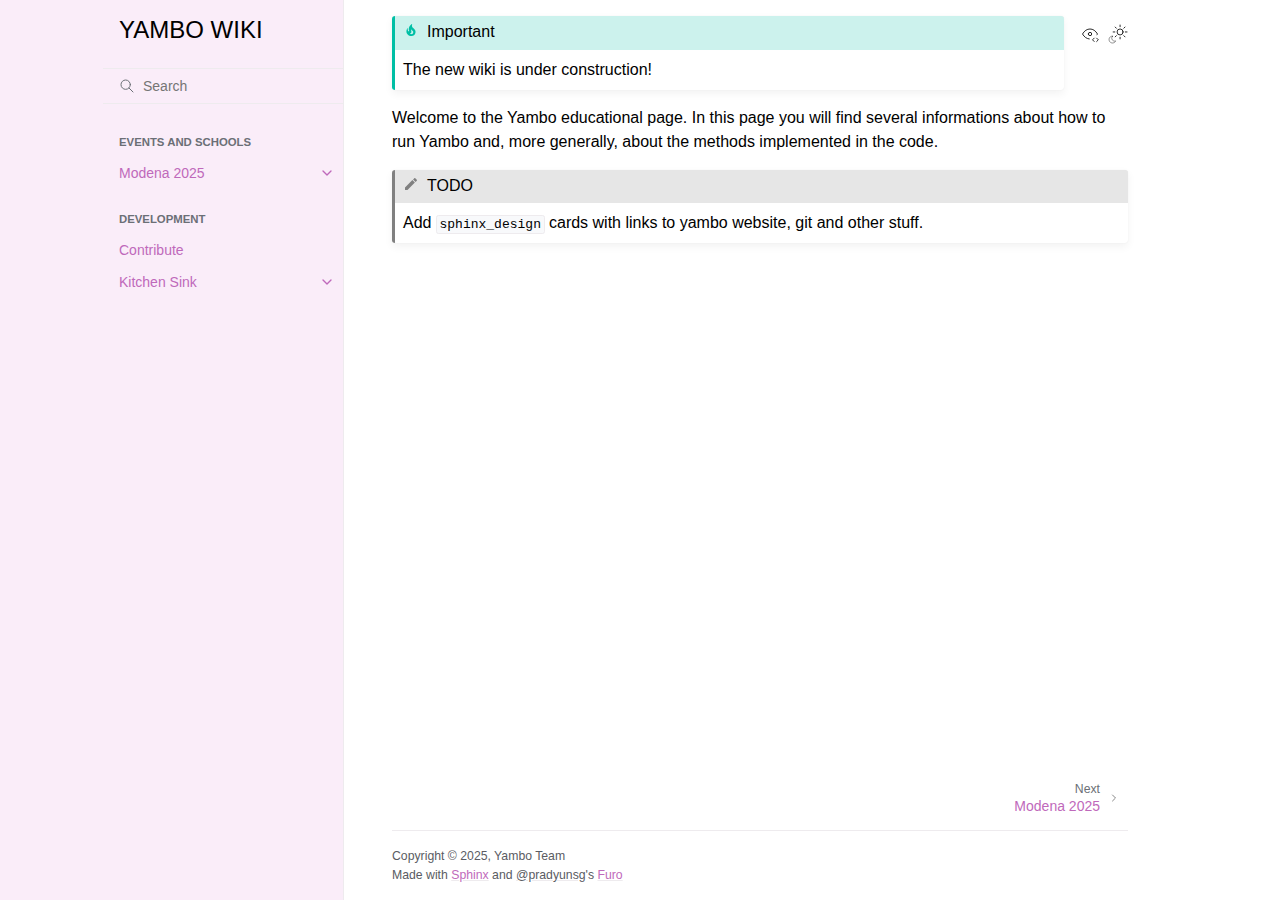
<file: index.html>
<!doctype html>
<html class="no-js" lang="en" data-content_root="./">
  <head><meta charset="utf-8">
    <meta name="viewport" content="width=device-width,initial-scale=1">
    <meta name="color-scheme" content="light dark"><meta name="viewport" content="width=device-width, initial-scale=1" />
<link rel="index" title="Index" href="genindex.html"><link rel="search" title="Search" href="search.html"><link rel="next" title="Modena 2025" href="events_and_schools/Modena2025/index_schools_modena2025.html">

    <!-- Generated with Sphinx 8.2.3 and Furo 2025.09.25 -->
        <title>YAMBO WIKI</title>
      <link rel="stylesheet" type="text/css" href="_static/pygments.css?v=d111a655" />
    <link rel="stylesheet" type="text/css" href="_static/styles/furo.css?v=580074bf" />
    <link rel="stylesheet" type="text/css" href="_static/togglebutton.css?v=13237357" />
    <link rel="stylesheet" type="text/css" href="_static/sphinx-design.min.css?v=95c83b7e" />
    <link rel="stylesheet" type="text/css" href="_static/styles/furo-extensions.css?v=8dab3a3b" />
    <link rel="stylesheet" type="text/css" href="_static/custom.css?v=26ca8203" />
    
    


<style>
  body {
    --color-code-background: #f2f2f2;
  --color-code-foreground: #1e1e1e;
  --admonition-font-size: 1.0rem;
  --admonition-title-font-size: 1.0rem;
  --color-brand-primary: #BF69BB;
  --color-brand-content: #BF69BB;
  --color-background-secondary: #faedf9;
  --color-card-marginals-background: #faedf9;
  --color-inline-code-background: #f8f9fb;
  --color-highlight-on-target: #f7b5b8;
  --color-highlighted-background: #f7b5b8;
  
  }
  @media not print {
    body[data-theme="dark"] {
      --color-code-background: #202020;
  --color-code-foreground: #d0d0d0;
  --admonition-font-size: 1.0rem;
  --admonition-title-font-size: 1.0rem;
  --color-brand-primary: #BF69BB;
  --color-brand-content: #BF69BB;
  --color-background-secondary: #2e122d;
  --color-card-marginals-background: #2e122d;
  --color-inline-code-background: #1f2024;
  --color-highlight-on-target: #a85458;
  --color-highlighted-background: #a85458;
  
    }
    @media (prefers-color-scheme: dark) {
      body:not([data-theme="light"]) {
        --color-code-background: #202020;
  --color-code-foreground: #d0d0d0;
  --admonition-font-size: 1.0rem;
  --admonition-title-font-size: 1.0rem;
  --color-brand-primary: #BF69BB;
  --color-brand-content: #BF69BB;
  --color-background-secondary: #2e122d;
  --color-card-marginals-background: #2e122d;
  --color-inline-code-background: #1f2024;
  --color-highlight-on-target: #a85458;
  --color-highlighted-background: #a85458;
  
      }
    }
  }
</style></head>
  <body>
    
    <script>
      document.body.dataset.theme = localStorage.getItem("theme") || "auto";
    </script>
    

<svg xmlns="http://www.w3.org/2000/svg" style="display: none;">
  <symbol id="svg-toc" viewBox="0 0 24 24">
    <title>Contents</title>
    <svg stroke="currentColor" fill="currentColor" stroke-width="0" viewBox="0 0 1024 1024">
      <path d="M408 442h480c4.4 0 8-3.6 8-8v-56c0-4.4-3.6-8-8-8H408c-4.4 0-8 3.6-8 8v56c0 4.4 3.6 8 8 8zm-8 204c0 4.4 3.6 8 8 8h480c4.4 0 8-3.6 8-8v-56c0-4.4-3.6-8-8-8H408c-4.4 0-8 3.6-8 8v56zm504-486H120c-4.4 0-8 3.6-8 8v56c0 4.4 3.6 8 8 8h784c4.4 0 8-3.6 8-8v-56c0-4.4-3.6-8-8-8zm0 632H120c-4.4 0-8 3.6-8 8v56c0 4.4 3.6 8 8 8h784c4.4 0 8-3.6 8-8v-56c0-4.4-3.6-8-8-8zM115.4 518.9L271.7 642c5.8 4.6 14.4.5 14.4-6.9V388.9c0-7.4-8.5-11.5-14.4-6.9L115.4 505.1a8.74 8.74 0 0 0 0 13.8z"/>
    </svg>
  </symbol>
  <symbol id="svg-menu" viewBox="0 0 24 24">
    <title>Menu</title>
    <svg xmlns="http://www.w3.org/2000/svg" viewBox="0 0 24 24" fill="none" stroke="currentColor"
      stroke-width="2" stroke-linecap="round" stroke-linejoin="round" class="feather-menu">
      <line x1="3" y1="12" x2="21" y2="12"></line>
      <line x1="3" y1="6" x2="21" y2="6"></line>
      <line x1="3" y1="18" x2="21" y2="18"></line>
    </svg>
  </symbol>
  <symbol id="svg-arrow-right" viewBox="0 0 24 24">
    <title>Expand</title>
    <svg xmlns="http://www.w3.org/2000/svg" viewBox="0 0 24 24" fill="none" stroke="currentColor"
      stroke-width="2" stroke-linecap="round" stroke-linejoin="round" class="feather-chevron-right">
      <polyline points="9 18 15 12 9 6"></polyline>
    </svg>
  </symbol>
  <symbol id="svg-sun" viewBox="0 0 24 24">
    <title>Light mode</title>
    <svg xmlns="http://www.w3.org/2000/svg" viewBox="0 0 24 24" fill="none" stroke="currentColor"
      stroke-width="1" stroke-linecap="round" stroke-linejoin="round" class="feather-sun">
      <circle cx="12" cy="12" r="5"></circle>
      <line x1="12" y1="1" x2="12" y2="3"></line>
      <line x1="12" y1="21" x2="12" y2="23"></line>
      <line x1="4.22" y1="4.22" x2="5.64" y2="5.64"></line>
      <line x1="18.36" y1="18.36" x2="19.78" y2="19.78"></line>
      <line x1="1" y1="12" x2="3" y2="12"></line>
      <line x1="21" y1="12" x2="23" y2="12"></line>
      <line x1="4.22" y1="19.78" x2="5.64" y2="18.36"></line>
      <line x1="18.36" y1="5.64" x2="19.78" y2="4.22"></line>
    </svg>
  </symbol>
  <symbol id="svg-moon" viewBox="0 0 24 24">
    <title>Dark mode</title>
    <svg xmlns="http://www.w3.org/2000/svg" viewBox="0 0 24 24" fill="none" stroke="currentColor"
      stroke-width="1" stroke-linecap="round" stroke-linejoin="round" class="icon-tabler-moon">
      <path stroke="none" d="M0 0h24v24H0z" fill="none" />
      <path d="M12 3c.132 0 .263 0 .393 0a7.5 7.5 0 0 0 7.92 12.446a9 9 0 1 1 -8.313 -12.454z" />
    </svg>
  </symbol>
  <symbol id="svg-sun-with-moon" viewBox="0 0 24 24">
    <title>Auto light/dark, in light mode</title>
    <svg xmlns="http://www.w3.org/2000/svg" viewBox="0 0 24 24" fill="none" stroke="currentColor"
      stroke-width="1" stroke-linecap="round" stroke-linejoin="round"
      class="icon-custom-derived-from-feather-sun-and-tabler-moon">
      <path style="opacity: 50%" d="M 5.411 14.504 C 5.471 14.504 5.532 14.504 5.591 14.504 C 3.639 16.319 4.383 19.569 6.931 20.352 C 7.693 20.586 8.512 20.551 9.25 20.252 C 8.023 23.207 4.056 23.725 2.11 21.184 C 0.166 18.642 1.702 14.949 4.874 14.536 C 5.051 14.512 5.231 14.5 5.411 14.5 L 5.411 14.504 Z"/>
      <line x1="14.5" y1="3.25" x2="14.5" y2="1.25"/>
      <line x1="14.5" y1="15.85" x2="14.5" y2="17.85"/>
      <line x1="10.044" y1="5.094" x2="8.63" y2="3.68"/>
      <line x1="19" y1="14.05" x2="20.414" y2="15.464"/>
      <line x1="8.2" y1="9.55" x2="6.2" y2="9.55"/>
      <line x1="20.8" y1="9.55" x2="22.8" y2="9.55"/>
      <line x1="10.044" y1="14.006" x2="8.63" y2="15.42"/>
      <line x1="19" y1="5.05" x2="20.414" y2="3.636"/>
      <circle cx="14.5" cy="9.55" r="3.6"/>
    </svg>
  </symbol>
  <symbol id="svg-moon-with-sun" viewBox="0 0 24 24">
    <title>Auto light/dark, in dark mode</title>
    <svg xmlns="http://www.w3.org/2000/svg" viewBox="0 0 24 24" fill="none" stroke="currentColor"
      stroke-width="1" stroke-linecap="round" stroke-linejoin="round"
      class="icon-custom-derived-from-feather-sun-and-tabler-moon">
      <path d="M 8.282 7.007 C 8.385 7.007 8.494 7.007 8.595 7.007 C 5.18 10.184 6.481 15.869 10.942 17.24 C 12.275 17.648 13.706 17.589 15 17.066 C 12.851 22.236 5.91 23.143 2.505 18.696 C -0.897 14.249 1.791 7.786 7.342 7.063 C 7.652 7.021 7.965 7 8.282 7 L 8.282 7.007 Z"/>
      <line style="opacity: 50%" x1="18" y1="3.705" x2="18" y2="2.5"/>
      <line style="opacity: 50%" x1="18" y1="11.295" x2="18" y2="12.5"/>
      <line style="opacity: 50%" x1="15.316" y1="4.816" x2="14.464" y2="3.964"/>
      <line style="opacity: 50%" x1="20.711" y1="10.212" x2="21.563" y2="11.063"/>
      <line style="opacity: 50%" x1="14.205" y1="7.5" x2="13.001" y2="7.5"/>
      <line style="opacity: 50%" x1="21.795" y1="7.5" x2="23" y2="7.5"/>
      <line style="opacity: 50%" x1="15.316" y1="10.184" x2="14.464" y2="11.036"/>
      <line style="opacity: 50%" x1="20.711" y1="4.789" x2="21.563" y2="3.937"/>
      <circle style="opacity: 50%" cx="18" cy="7.5" r="2.169"/>
    </svg>
  </symbol>
  <symbol id="svg-pencil" viewBox="0 0 24 24">
    <svg xmlns="http://www.w3.org/2000/svg" viewBox="0 0 24 24" fill="none" stroke="currentColor"
      stroke-width="1" stroke-linecap="round" stroke-linejoin="round" class="icon-tabler-pencil-code">
      <path d="M4 20h4l10.5 -10.5a2.828 2.828 0 1 0 -4 -4l-10.5 10.5v4" />
      <path d="M13.5 6.5l4 4" />
      <path d="M20 21l2 -2l-2 -2" />
      <path d="M17 17l-2 2l2 2" />
    </svg>
  </symbol>
  <symbol id="svg-eye" viewBox="0 0 24 24">
    <svg xmlns="http://www.w3.org/2000/svg" viewBox="0 0 24 24" fill="none" stroke="currentColor"
      stroke-width="1" stroke-linecap="round" stroke-linejoin="round" class="icon-tabler-eye-code">
      <path stroke="none" d="M0 0h24v24H0z" fill="none" />
      <path d="M10 12a2 2 0 1 0 4 0a2 2 0 0 0 -4 0" />
      <path
        d="M11.11 17.958c-3.209 -.307 -5.91 -2.293 -8.11 -5.958c2.4 -4 5.4 -6 9 -6c3.6 0 6.6 2 9 6c-.21 .352 -.427 .688 -.647 1.008" />
      <path d="M20 21l2 -2l-2 -2" />
      <path d="M17 17l-2 2l2 2" />
    </svg>
  </symbol>
</svg>

<input type="checkbox" class="sidebar-toggle" name="__navigation" id="__navigation" aria-label="Toggle site navigation sidebar">
<input type="checkbox" class="sidebar-toggle" name="__toc" id="__toc" aria-label="Toggle table of contents sidebar">
<label class="overlay sidebar-overlay" for="__navigation"></label>
<label class="overlay toc-overlay" for="__toc"></label>

<a class="skip-to-content muted-link" href="#furo-main-content">Skip to content</a>



<div class="page">
  <header class="mobile-header">
    <div class="header-left">
      <label class="nav-overlay-icon" for="__navigation">
        <span class="icon"><svg><use href="#svg-menu"></use></svg></span>
      </label>
    </div>
    <div class="header-center">
      <a href="#"><div class="brand">YAMBO WIKI</div></a>
    </div>
    <div class="header-right">
      <div class="theme-toggle-container theme-toggle-header">
        <button class="theme-toggle" aria-label="Toggle Light / Dark / Auto color theme">
          <svg class="theme-icon-when-auto-light"><use href="#svg-sun-with-moon"></use></svg>
          <svg class="theme-icon-when-auto-dark"><use href="#svg-moon-with-sun"></use></svg>
          <svg class="theme-icon-when-dark"><use href="#svg-moon"></use></svg>
          <svg class="theme-icon-when-light"><use href="#svg-sun"></use></svg>
        </button>
      </div>
      <label class="toc-overlay-icon toc-header-icon no-toc" for="__toc">
        <span class="icon"><svg><use href="#svg-toc"></use></svg></span>
      </label>
    </div>
  </header>
  <aside class="sidebar-drawer">
    <div class="sidebar-container">
      
      <div class="sidebar-sticky"><a class="sidebar-brand" href="#">
  
  <span class="sidebar-brand-text">YAMBO WIKI</span>
  
</a><form class="sidebar-search-container" method="get" action="search.html" role="search">
  <input class="sidebar-search" placeholder="Search" name="q" aria-label="Search">
  <input type="hidden" name="check_keywords" value="yes">
  <input type="hidden" name="area" value="default">
</form>
<div id="searchbox"></div><div class="sidebar-scroll"><div class="sidebar-tree">
  <p class="caption" role="heading"><span class="caption-text">Events and schools</span></p>
<ul>
<li class="toctree-l1 has-children"><a class="reference internal" href="events_and_schools/Modena2025/index_schools_modena2025.html">Modena 2025</a><input aria-label="Toggle navigation of Modena 2025" class="toctree-checkbox" id="toctree-checkbox-1" name="toctree-checkbox-1" role="switch" type="checkbox"/><label for="toctree-checkbox-1"><span class="icon"><svg><use href="#svg-arrow-right"></use></svg></span></label><ul>
<li class="toctree-l2"><a class="reference internal" href="events_and_schools/Modena2025/day1_0_p2y.html">Run p2y</a></li>
<li class="toctree-l2"><a class="reference internal" href="events_and_schools/Modena2025/day1_1_setup.html">YAMBO setup</a></li>
<li class="toctree-l2"><a class="reference internal" href="events_and_schools/Modena2025/day2_0_gw.html">GW quasiparticle corrections</a></li>
<li class="toctree-l2"><a class="reference internal" href="events_and_schools/Modena2025/day3_0_bse.html">Excitons with BSE</a></li>
</ul>
</li>
</ul>
<p class="caption" role="heading"><span class="caption-text">Development</span></p>
<ul>
<li class="toctree-l1"><a class="reference internal" href="development/index_contribute.html">Contribute</a></li>
<li class="toctree-l1 has-children"><a class="reference internal" href="development/index_kitchen_sink.html">Kitchen Sink</a><input aria-label="Toggle navigation of Kitchen Sink" class="toctree-checkbox" id="toctree-checkbox-2" name="toctree-checkbox-2" role="switch" type="checkbox"/><label for="toctree-checkbox-2"><span class="icon"><svg><use href="#svg-arrow-right"></use></svg></span></label><ul>
<li class="toctree-l2"><a class="reference internal" href="development/text_elements.html">Text elements</a></li>
<li class="toctree-l2"><a class="reference internal" href="development/admonitions.html">Admonitions</a></li>
<li class="toctree-l2"><a class="reference internal" href="development/codeblocks.html">Showing code</a></li>
<li class="toctree-l2"><a class="reference internal" href="development/math.html">Math</a></li>
<li class="toctree-l2"><a class="reference internal" href="development/sphinx_design.html"><code class="docutils literal notranslate"><span class="pre">sphinx-design</span></code> elements</a></li>
</ul>
</li>
</ul>

</div>
</div>

      </div>
      
    </div>
  </aside>
  <div class="main">
    <div class="content">
      <div class="article-container">
        <a href="#" class="back-to-top muted-link">
          <svg xmlns="http://www.w3.org/2000/svg" viewBox="0 0 24 24">
            <path d="M13 20h-2V8l-5.5 5.5-1.42-1.42L12 4.16l7.92 7.92-1.42 1.42L13 8v12z"></path>
          </svg>
          <span>Back to top</span>
        </a>
        <div class="content-icon-container">
          <div class="view-this-page">
  <a class="muted-link" href="_sources/index.rst.txt" title="View this page">
    <svg><use href="#svg-eye"></use></svg>
    <span class="visually-hidden">View this page</span>
  </a>
</div>
<div class="theme-toggle-container theme-toggle-content">
            <button class="theme-toggle" aria-label="Toggle Light / Dark / Auto color theme">
              <svg class="theme-icon-when-auto-light"><use href="#svg-sun-with-moon"></use></svg>
              <svg class="theme-icon-when-auto-dark"><use href="#svg-moon-with-sun"></use></svg>
              <svg class="theme-icon-when-dark"><use href="#svg-moon"></use></svg>
              <svg class="theme-icon-when-light"><use href="#svg-sun"></use></svg>
            </button>
          </div>
          <label class="toc-overlay-icon toc-content-icon no-toc" for="__toc">
            <span class="icon"><svg><use href="#svg-toc"></use></svg></span>
          </label>
        </div>
        <article role="main" id="furo-main-content">
          <div class="toctree-wrapper compound">
</div>
<div class="toctree-wrapper compound">
</div>
<div class="admonition important">
<p class="admonition-title">Important</p>
<p>The new wiki is under construction!</p>
</div>
<p>Welcome to the Yambo educational page. In this page you will find several informations about how to run Yambo and, more generally, about the methods implemented in the code.</p>
<div class="admonition-todo admonition" id="id1">
<p class="admonition-title">Todo</p>
<p>Add <code class="docutils literal notranslate"><span class="pre">sphinx_design</span></code> cards with links to yambo website, git and other stuff.</p>
</div>

        </article>
      </div>
      <footer>
        
        <div class="related-pages">
          <a class="next-page" href="events_and_schools/Modena2025/index_schools_modena2025.html">
              <div class="page-info">
                <div class="context">
                  <span>Next</span>
                </div>
                <div class="title">Modena 2025</div>
              </div>
              <svg class="furo-related-icon"><use href="#svg-arrow-right"></use></svg>
            </a>
          
        </div>
        <div class="bottom-of-page">
          <div class="left-details">
            <div class="copyright">
                Copyright &#169; 2025, Yambo Team
            </div>
            Made with <a href="https://www.sphinx-doc.org/">Sphinx</a> and <a class="muted-link" href="https://pradyunsg.me">@pradyunsg</a>'s
            
            <a href="https://github.com/pradyunsg/furo">Furo</a>
            
          </div>
          <div class="right-details">
            
          </div>
        </div>
        
      </footer>
    </div>
    <aside class="toc-drawer no-toc">
      
      
      
    </aside>
  </div>
</div><script src="_static/documentation_options.js?v=5929fcd5"></script>
    <script src="_static/doctools.js?v=9bcbadda"></script>
    <script src="_static/sphinx_highlight.js?v=dc90522c"></script>
    <script src="_static/scripts/furo.js?v=46bd48cc"></script>
    <script>let toggleHintShow = ' ';</script>
    <script>let toggleHintHide = ' ';</script>
    <script>let toggleOpenOnPrint = 'true';</script>
    <script src="_static/togglebutton.js?v=4a39c7ea"></script>
    <script src="_static/design-tabs.js?v=f930bc37"></script>
    <script>var togglebuttonSelector = '.toggle, .admonition.dropdown';</script>
    </body>
</html>
</file>
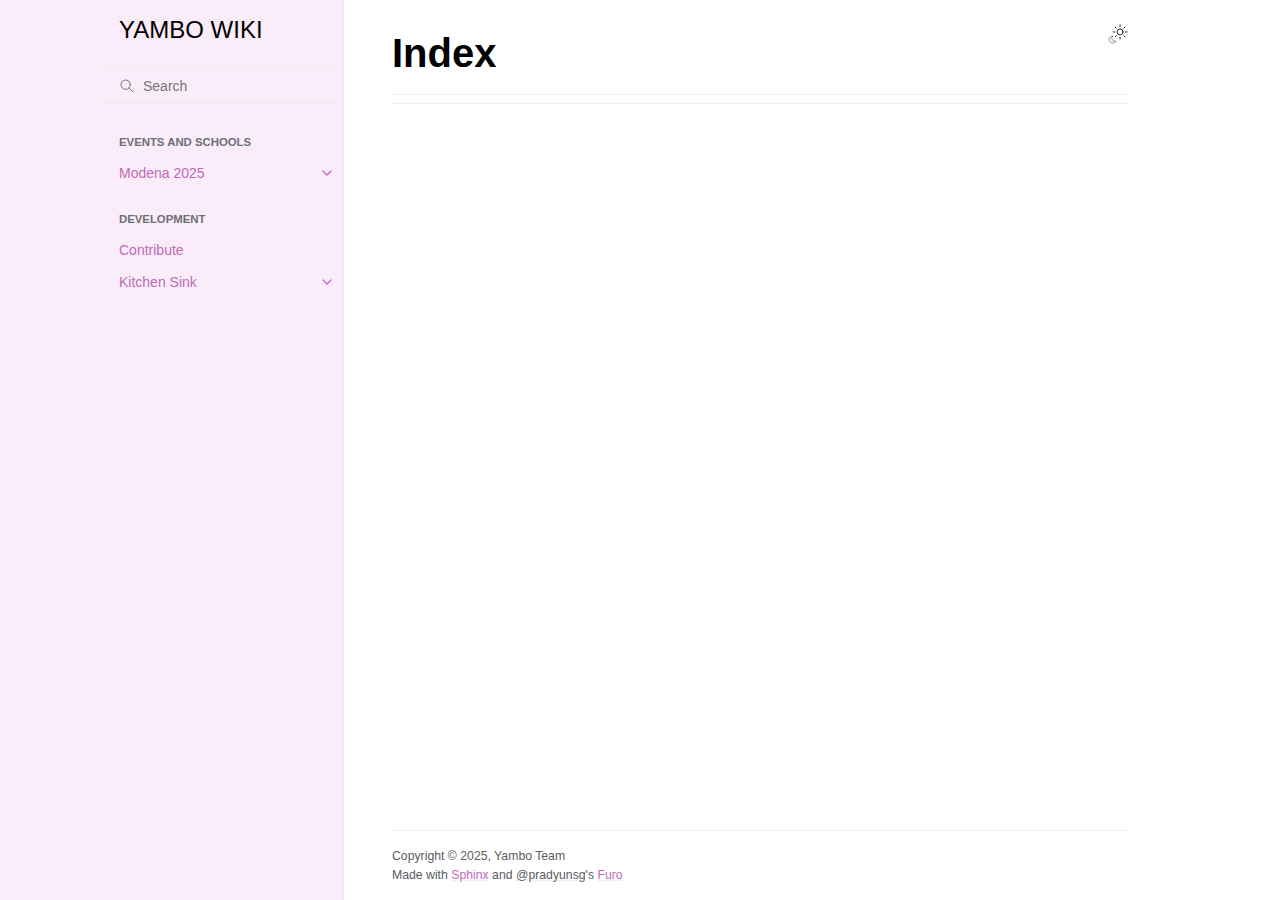
<file: genindex.html>
<!doctype html>
<html class="no-js" lang="en" data-content_root="./">
  <head><meta charset="utf-8">
    <meta name="viewport" content="width=device-width,initial-scale=1">
    <meta name="color-scheme" content="light dark"><link rel="index" title="Index" href="#"><link rel="search" title="Search" href="search.html">

    <!-- Generated with Sphinx 8.2.3 and Furo 2025.09.25 --><title>Index - YAMBO WIKI</title>
<link rel="stylesheet" type="text/css" href="_static/pygments.css?v=d111a655" />
    <link rel="stylesheet" type="text/css" href="_static/styles/furo.css?v=580074bf" />
    <link rel="stylesheet" type="text/css" href="_static/togglebutton.css?v=13237357" />
    <link rel="stylesheet" type="text/css" href="_static/sphinx-design.min.css?v=95c83b7e" />
    <link rel="stylesheet" type="text/css" href="_static/styles/furo-extensions.css?v=8dab3a3b" />
    <link rel="stylesheet" type="text/css" href="_static/custom.css?v=26ca8203" />
    
    


<style>
  body {
    --color-code-background: #f2f2f2;
  --color-code-foreground: #1e1e1e;
  --admonition-font-size: 1.0rem;
  --admonition-title-font-size: 1.0rem;
  --color-brand-primary: #BF69BB;
  --color-brand-content: #BF69BB;
  --color-background-secondary: #faedf9;
  --color-card-marginals-background: #faedf9;
  --color-inline-code-background: #f8f9fb;
  --color-highlight-on-target: #f7b5b8;
  --color-highlighted-background: #f7b5b8;
  
  }
  @media not print {
    body[data-theme="dark"] {
      --color-code-background: #202020;
  --color-code-foreground: #d0d0d0;
  --admonition-font-size: 1.0rem;
  --admonition-title-font-size: 1.0rem;
  --color-brand-primary: #BF69BB;
  --color-brand-content: #BF69BB;
  --color-background-secondary: #2e122d;
  --color-card-marginals-background: #2e122d;
  --color-inline-code-background: #1f2024;
  --color-highlight-on-target: #a85458;
  --color-highlighted-background: #a85458;
  
    }
    @media (prefers-color-scheme: dark) {
      body:not([data-theme="light"]) {
        --color-code-background: #202020;
  --color-code-foreground: #d0d0d0;
  --admonition-font-size: 1.0rem;
  --admonition-title-font-size: 1.0rem;
  --color-brand-primary: #BF69BB;
  --color-brand-content: #BF69BB;
  --color-background-secondary: #2e122d;
  --color-card-marginals-background: #2e122d;
  --color-inline-code-background: #1f2024;
  --color-highlight-on-target: #a85458;
  --color-highlighted-background: #a85458;
  
      }
    }
  }
</style></head>
  <body>
    
    <script>
      document.body.dataset.theme = localStorage.getItem("theme") || "auto";
    </script>
    

<svg xmlns="http://www.w3.org/2000/svg" style="display: none;">
  <symbol id="svg-toc" viewBox="0 0 24 24">
    <title>Contents</title>
    <svg stroke="currentColor" fill="currentColor" stroke-width="0" viewBox="0 0 1024 1024">
      <path d="M408 442h480c4.4 0 8-3.6 8-8v-56c0-4.4-3.6-8-8-8H408c-4.4 0-8 3.6-8 8v56c0 4.4 3.6 8 8 8zm-8 204c0 4.4 3.6 8 8 8h480c4.4 0 8-3.6 8-8v-56c0-4.4-3.6-8-8-8H408c-4.4 0-8 3.6-8 8v56zm504-486H120c-4.4 0-8 3.6-8 8v56c0 4.4 3.6 8 8 8h784c4.4 0 8-3.6 8-8v-56c0-4.4-3.6-8-8-8zm0 632H120c-4.4 0-8 3.6-8 8v56c0 4.4 3.6 8 8 8h784c4.4 0 8-3.6 8-8v-56c0-4.4-3.6-8-8-8zM115.4 518.9L271.7 642c5.8 4.6 14.4.5 14.4-6.9V388.9c0-7.4-8.5-11.5-14.4-6.9L115.4 505.1a8.74 8.74 0 0 0 0 13.8z"/>
    </svg>
  </symbol>
  <symbol id="svg-menu" viewBox="0 0 24 24">
    <title>Menu</title>
    <svg xmlns="http://www.w3.org/2000/svg" viewBox="0 0 24 24" fill="none" stroke="currentColor"
      stroke-width="2" stroke-linecap="round" stroke-linejoin="round" class="feather-menu">
      <line x1="3" y1="12" x2="21" y2="12"></line>
      <line x1="3" y1="6" x2="21" y2="6"></line>
      <line x1="3" y1="18" x2="21" y2="18"></line>
    </svg>
  </symbol>
  <symbol id="svg-arrow-right" viewBox="0 0 24 24">
    <title>Expand</title>
    <svg xmlns="http://www.w3.org/2000/svg" viewBox="0 0 24 24" fill="none" stroke="currentColor"
      stroke-width="2" stroke-linecap="round" stroke-linejoin="round" class="feather-chevron-right">
      <polyline points="9 18 15 12 9 6"></polyline>
    </svg>
  </symbol>
  <symbol id="svg-sun" viewBox="0 0 24 24">
    <title>Light mode</title>
    <svg xmlns="http://www.w3.org/2000/svg" viewBox="0 0 24 24" fill="none" stroke="currentColor"
      stroke-width="1" stroke-linecap="round" stroke-linejoin="round" class="feather-sun">
      <circle cx="12" cy="12" r="5"></circle>
      <line x1="12" y1="1" x2="12" y2="3"></line>
      <line x1="12" y1="21" x2="12" y2="23"></line>
      <line x1="4.22" y1="4.22" x2="5.64" y2="5.64"></line>
      <line x1="18.36" y1="18.36" x2="19.78" y2="19.78"></line>
      <line x1="1" y1="12" x2="3" y2="12"></line>
      <line x1="21" y1="12" x2="23" y2="12"></line>
      <line x1="4.22" y1="19.78" x2="5.64" y2="18.36"></line>
      <line x1="18.36" y1="5.64" x2="19.78" y2="4.22"></line>
    </svg>
  </symbol>
  <symbol id="svg-moon" viewBox="0 0 24 24">
    <title>Dark mode</title>
    <svg xmlns="http://www.w3.org/2000/svg" viewBox="0 0 24 24" fill="none" stroke="currentColor"
      stroke-width="1" stroke-linecap="round" stroke-linejoin="round" class="icon-tabler-moon">
      <path stroke="none" d="M0 0h24v24H0z" fill="none" />
      <path d="M12 3c.132 0 .263 0 .393 0a7.5 7.5 0 0 0 7.92 12.446a9 9 0 1 1 -8.313 -12.454z" />
    </svg>
  </symbol>
  <symbol id="svg-sun-with-moon" viewBox="0 0 24 24">
    <title>Auto light/dark, in light mode</title>
    <svg xmlns="http://www.w3.org/2000/svg" viewBox="0 0 24 24" fill="none" stroke="currentColor"
      stroke-width="1" stroke-linecap="round" stroke-linejoin="round"
      class="icon-custom-derived-from-feather-sun-and-tabler-moon">
      <path style="opacity: 50%" d="M 5.411 14.504 C 5.471 14.504 5.532 14.504 5.591 14.504 C 3.639 16.319 4.383 19.569 6.931 20.352 C 7.693 20.586 8.512 20.551 9.25 20.252 C 8.023 23.207 4.056 23.725 2.11 21.184 C 0.166 18.642 1.702 14.949 4.874 14.536 C 5.051 14.512 5.231 14.5 5.411 14.5 L 5.411 14.504 Z"/>
      <line x1="14.5" y1="3.25" x2="14.5" y2="1.25"/>
      <line x1="14.5" y1="15.85" x2="14.5" y2="17.85"/>
      <line x1="10.044" y1="5.094" x2="8.63" y2="3.68"/>
      <line x1="19" y1="14.05" x2="20.414" y2="15.464"/>
      <line x1="8.2" y1="9.55" x2="6.2" y2="9.55"/>
      <line x1="20.8" y1="9.55" x2="22.8" y2="9.55"/>
      <line x1="10.044" y1="14.006" x2="8.63" y2="15.42"/>
      <line x1="19" y1="5.05" x2="20.414" y2="3.636"/>
      <circle cx="14.5" cy="9.55" r="3.6"/>
    </svg>
  </symbol>
  <symbol id="svg-moon-with-sun" viewBox="0 0 24 24">
    <title>Auto light/dark, in dark mode</title>
    <svg xmlns="http://www.w3.org/2000/svg" viewBox="0 0 24 24" fill="none" stroke="currentColor"
      stroke-width="1" stroke-linecap="round" stroke-linejoin="round"
      class="icon-custom-derived-from-feather-sun-and-tabler-moon">
      <path d="M 8.282 7.007 C 8.385 7.007 8.494 7.007 8.595 7.007 C 5.18 10.184 6.481 15.869 10.942 17.24 C 12.275 17.648 13.706 17.589 15 17.066 C 12.851 22.236 5.91 23.143 2.505 18.696 C -0.897 14.249 1.791 7.786 7.342 7.063 C 7.652 7.021 7.965 7 8.282 7 L 8.282 7.007 Z"/>
      <line style="opacity: 50%" x1="18" y1="3.705" x2="18" y2="2.5"/>
      <line style="opacity: 50%" x1="18" y1="11.295" x2="18" y2="12.5"/>
      <line style="opacity: 50%" x1="15.316" y1="4.816" x2="14.464" y2="3.964"/>
      <line style="opacity: 50%" x1="20.711" y1="10.212" x2="21.563" y2="11.063"/>
      <line style="opacity: 50%" x1="14.205" y1="7.5" x2="13.001" y2="7.5"/>
      <line style="opacity: 50%" x1="21.795" y1="7.5" x2="23" y2="7.5"/>
      <line style="opacity: 50%" x1="15.316" y1="10.184" x2="14.464" y2="11.036"/>
      <line style="opacity: 50%" x1="20.711" y1="4.789" x2="21.563" y2="3.937"/>
      <circle style="opacity: 50%" cx="18" cy="7.5" r="2.169"/>
    </svg>
  </symbol>
  <symbol id="svg-pencil" viewBox="0 0 24 24">
    <svg xmlns="http://www.w3.org/2000/svg" viewBox="0 0 24 24" fill="none" stroke="currentColor"
      stroke-width="1" stroke-linecap="round" stroke-linejoin="round" class="icon-tabler-pencil-code">
      <path d="M4 20h4l10.5 -10.5a2.828 2.828 0 1 0 -4 -4l-10.5 10.5v4" />
      <path d="M13.5 6.5l4 4" />
      <path d="M20 21l2 -2l-2 -2" />
      <path d="M17 17l-2 2l2 2" />
    </svg>
  </symbol>
  <symbol id="svg-eye" viewBox="0 0 24 24">
    <svg xmlns="http://www.w3.org/2000/svg" viewBox="0 0 24 24" fill="none" stroke="currentColor"
      stroke-width="1" stroke-linecap="round" stroke-linejoin="round" class="icon-tabler-eye-code">
      <path stroke="none" d="M0 0h24v24H0z" fill="none" />
      <path d="M10 12a2 2 0 1 0 4 0a2 2 0 0 0 -4 0" />
      <path
        d="M11.11 17.958c-3.209 -.307 -5.91 -2.293 -8.11 -5.958c2.4 -4 5.4 -6 9 -6c3.6 0 6.6 2 9 6c-.21 .352 -.427 .688 -.647 1.008" />
      <path d="M20 21l2 -2l-2 -2" />
      <path d="M17 17l-2 2l2 2" />
    </svg>
  </symbol>
</svg>

<input type="checkbox" class="sidebar-toggle" name="__navigation" id="__navigation" aria-label="Toggle site navigation sidebar">
<input type="checkbox" class="sidebar-toggle" name="__toc" id="__toc" aria-label="Toggle table of contents sidebar">
<label class="overlay sidebar-overlay" for="__navigation"></label>
<label class="overlay toc-overlay" for="__toc"></label>

<a class="skip-to-content muted-link" href="#furo-main-content">Skip to content</a>



<div class="page">
  <header class="mobile-header">
    <div class="header-left">
      <label class="nav-overlay-icon" for="__navigation">
        <span class="icon"><svg><use href="#svg-menu"></use></svg></span>
      </label>
    </div>
    <div class="header-center">
      <a href="index.html"><div class="brand">YAMBO WIKI</div></a>
    </div>
    <div class="header-right">
      <div class="theme-toggle-container theme-toggle-header">
        <button class="theme-toggle" aria-label="Toggle Light / Dark / Auto color theme">
          <svg class="theme-icon-when-auto-light"><use href="#svg-sun-with-moon"></use></svg>
          <svg class="theme-icon-when-auto-dark"><use href="#svg-moon-with-sun"></use></svg>
          <svg class="theme-icon-when-dark"><use href="#svg-moon"></use></svg>
          <svg class="theme-icon-when-light"><use href="#svg-sun"></use></svg>
        </button>
      </div>
      <label class="toc-overlay-icon toc-header-icon no-toc" for="__toc">
        <span class="icon"><svg><use href="#svg-toc"></use></svg></span>
      </label>
    </div>
  </header>
  <aside class="sidebar-drawer">
    <div class="sidebar-container">
      
      <div class="sidebar-sticky"><a class="sidebar-brand" href="index.html">
  
  <span class="sidebar-brand-text">YAMBO WIKI</span>
  
</a><form class="sidebar-search-container" method="get" action="search.html" role="search">
  <input class="sidebar-search" placeholder="Search" name="q" aria-label="Search">
  <input type="hidden" name="check_keywords" value="yes">
  <input type="hidden" name="area" value="default">
</form>
<div id="searchbox"></div><div class="sidebar-scroll"><div class="sidebar-tree">
  <p class="caption" role="heading"><span class="caption-text">Events and schools</span></p>
<ul>
<li class="toctree-l1 has-children"><a class="reference internal" href="events_and_schools/Modena2025/index_schools_modena2025.html">Modena 2025</a><input aria-label="Toggle navigation of Modena 2025" class="toctree-checkbox" id="toctree-checkbox-1" name="toctree-checkbox-1" role="switch" type="checkbox"/><label for="toctree-checkbox-1"><span class="icon"><svg><use href="#svg-arrow-right"></use></svg></span></label><ul>
<li class="toctree-l2"><a class="reference internal" href="events_and_schools/Modena2025/day1_0_p2y.html">Run p2y</a></li>
<li class="toctree-l2"><a class="reference internal" href="events_and_schools/Modena2025/day1_1_setup.html">YAMBO setup</a></li>
<li class="toctree-l2"><a class="reference internal" href="events_and_schools/Modena2025/day2_0_gw.html">GW quasiparticle corrections</a></li>
<li class="toctree-l2"><a class="reference internal" href="events_and_schools/Modena2025/day3_0_bse.html">Excitons with BSE</a></li>
</ul>
</li>
</ul>
<p class="caption" role="heading"><span class="caption-text">Development</span></p>
<ul>
<li class="toctree-l1"><a class="reference internal" href="development/index_contribute.html">Contribute</a></li>
<li class="toctree-l1 has-children"><a class="reference internal" href="development/index_kitchen_sink.html">Kitchen Sink</a><input aria-label="Toggle navigation of Kitchen Sink" class="toctree-checkbox" id="toctree-checkbox-2" name="toctree-checkbox-2" role="switch" type="checkbox"/><label for="toctree-checkbox-2"><span class="icon"><svg><use href="#svg-arrow-right"></use></svg></span></label><ul>
<li class="toctree-l2"><a class="reference internal" href="development/text_elements.html">Text elements</a></li>
<li class="toctree-l2"><a class="reference internal" href="development/admonitions.html">Admonitions</a></li>
<li class="toctree-l2"><a class="reference internal" href="development/codeblocks.html">Showing code</a></li>
<li class="toctree-l2"><a class="reference internal" href="development/math.html">Math</a></li>
<li class="toctree-l2"><a class="reference internal" href="development/sphinx_design.html"><code class="docutils literal notranslate"><span class="pre">sphinx-design</span></code> elements</a></li>
</ul>
</li>
</ul>

</div>
</div>

      </div>
      
    </div>
  </aside>
  <div class="main">
    <div class="content">
      <div class="article-container">
        <a href="#" class="back-to-top muted-link">
          <svg xmlns="http://www.w3.org/2000/svg" viewBox="0 0 24 24">
            <path d="M13 20h-2V8l-5.5 5.5-1.42-1.42L12 4.16l7.92 7.92-1.42 1.42L13 8v12z"></path>
          </svg>
          <span>Back to top</span>
        </a>
        <div class="content-icon-container">
          <div class="theme-toggle-container theme-toggle-content">
            <button class="theme-toggle" aria-label="Toggle Light / Dark / Auto color theme">
              <svg class="theme-icon-when-auto-light"><use href="#svg-sun-with-moon"></use></svg>
              <svg class="theme-icon-when-auto-dark"><use href="#svg-moon-with-sun"></use></svg>
              <svg class="theme-icon-when-dark"><use href="#svg-moon"></use></svg>
              <svg class="theme-icon-when-light"><use href="#svg-sun"></use></svg>
            </button>
          </div>
          <label class="toc-overlay-icon toc-content-icon no-toc" for="__toc">
            <span class="icon"><svg><use href="#svg-toc"></use></svg></span>
          </label>
        </div>
        <article role="main" id="furo-main-content">
          
<section class="genindex-section">
  <h1 id="index">Index</h1>
  <div class="genindex-jumpbox"></div>
</section>

        </article>
      </div>
      <footer>
        
        <div class="related-pages">
          
          
        </div>
        <div class="bottom-of-page">
          <div class="left-details">
            <div class="copyright">
                Copyright &#169; 2025, Yambo Team
            </div>
            Made with <a href="https://www.sphinx-doc.org/">Sphinx</a> and <a class="muted-link" href="https://pradyunsg.me">@pradyunsg</a>'s
            
            <a href="https://github.com/pradyunsg/furo">Furo</a>
            
          </div>
          <div class="right-details">
            
          </div>
        </div>
        
      </footer>
    </div>
    <aside class="toc-drawer no-toc">
      
      
      
    </aside>
  </div>
</div><script src="_static/documentation_options.js?v=5929fcd5"></script>
    <script src="_static/doctools.js?v=9bcbadda"></script>
    <script src="_static/sphinx_highlight.js?v=dc90522c"></script>
    <script src="_static/scripts/furo.js?v=46bd48cc"></script>
    <script>let toggleHintShow = ' ';</script>
    <script>let toggleHintHide = ' ';</script>
    <script>let toggleOpenOnPrint = 'true';</script>
    <script src="_static/togglebutton.js?v=4a39c7ea"></script>
    <script src="_static/design-tabs.js?v=f930bc37"></script>
    <script>var togglebuttonSelector = '.toggle, .admonition.dropdown';</script>
    </body>
</html>
</file>
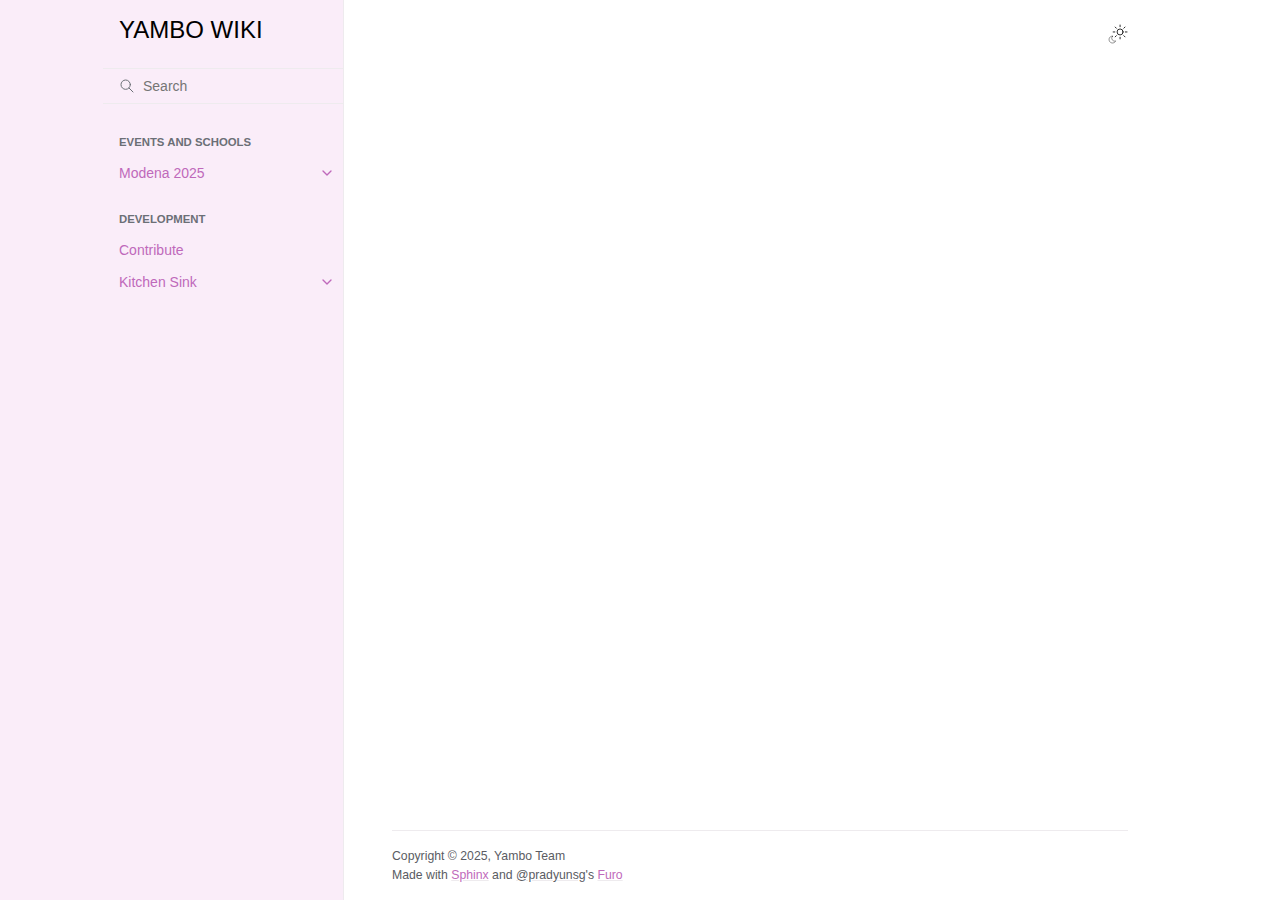
<file: search.html>
<!doctype html>
<html class="no-js" lang="en" data-content_root="./">
  <head>
<meta charset="utf-8">
    <meta name="viewport" content="width=device-width,initial-scale=1">
    <meta name="color-scheme" content="light dark"><link rel="index" title="Index" href="genindex.html"><link rel="search" title="Search" href="#">

    <!-- Generated with Sphinx 8.2.3 and Furo 2025.09.25 -->
<meta name="robots" content="noindex" />
<title>Search - YAMBO WIKI</title><link rel="stylesheet" type="text/css" href="_static/pygments.css?v=d111a655" />
    <link rel="stylesheet" type="text/css" href="_static/styles/furo.css?v=580074bf" />
    <link rel="stylesheet" type="text/css" href="_static/togglebutton.css?v=13237357" />
    <link rel="stylesheet" type="text/css" href="_static/sphinx-design.min.css?v=95c83b7e" />
    <link rel="stylesheet" type="text/css" href="_static/styles/furo-extensions.css?v=8dab3a3b" />
    <link rel="stylesheet" type="text/css" href="_static/custom.css?v=26ca8203" />
    
    


<style>
  body {
    --color-code-background: #f2f2f2;
  --color-code-foreground: #1e1e1e;
  --admonition-font-size: 1.0rem;
  --admonition-title-font-size: 1.0rem;
  --color-brand-primary: #BF69BB;
  --color-brand-content: #BF69BB;
  --color-background-secondary: #faedf9;
  --color-card-marginals-background: #faedf9;
  --color-inline-code-background: #f8f9fb;
  --color-highlight-on-target: #f7b5b8;
  --color-highlighted-background: #f7b5b8;
  
  }
  @media not print {
    body[data-theme="dark"] {
      --color-code-background: #202020;
  --color-code-foreground: #d0d0d0;
  --admonition-font-size: 1.0rem;
  --admonition-title-font-size: 1.0rem;
  --color-brand-primary: #BF69BB;
  --color-brand-content: #BF69BB;
  --color-background-secondary: #2e122d;
  --color-card-marginals-background: #2e122d;
  --color-inline-code-background: #1f2024;
  --color-highlight-on-target: #a85458;
  --color-highlighted-background: #a85458;
  
    }
    @media (prefers-color-scheme: dark) {
      body:not([data-theme="light"]) {
        --color-code-background: #202020;
  --color-code-foreground: #d0d0d0;
  --admonition-font-size: 1.0rem;
  --admonition-title-font-size: 1.0rem;
  --color-brand-primary: #BF69BB;
  --color-brand-content: #BF69BB;
  --color-background-secondary: #2e122d;
  --color-card-marginals-background: #2e122d;
  --color-inline-code-background: #1f2024;
  --color-highlight-on-target: #a85458;
  --color-highlighted-background: #a85458;
  
      }
    }
  }
</style></head>
  <body>
    
    <script>
      document.body.dataset.theme = localStorage.getItem("theme") || "auto";
    </script>
    

<svg xmlns="http://www.w3.org/2000/svg" style="display: none;">
  <symbol id="svg-toc" viewBox="0 0 24 24">
    <title>Contents</title>
    <svg stroke="currentColor" fill="currentColor" stroke-width="0" viewBox="0 0 1024 1024">
      <path d="M408 442h480c4.4 0 8-3.6 8-8v-56c0-4.4-3.6-8-8-8H408c-4.4 0-8 3.6-8 8v56c0 4.4 3.6 8 8 8zm-8 204c0 4.4 3.6 8 8 8h480c4.4 0 8-3.6 8-8v-56c0-4.4-3.6-8-8-8H408c-4.4 0-8 3.6-8 8v56zm504-486H120c-4.4 0-8 3.6-8 8v56c0 4.4 3.6 8 8 8h784c4.4 0 8-3.6 8-8v-56c0-4.4-3.6-8-8-8zm0 632H120c-4.4 0-8 3.6-8 8v56c0 4.4 3.6 8 8 8h784c4.4 0 8-3.6 8-8v-56c0-4.4-3.6-8-8-8zM115.4 518.9L271.7 642c5.8 4.6 14.4.5 14.4-6.9V388.9c0-7.4-8.5-11.5-14.4-6.9L115.4 505.1a8.74 8.74 0 0 0 0 13.8z"/>
    </svg>
  </symbol>
  <symbol id="svg-menu" viewBox="0 0 24 24">
    <title>Menu</title>
    <svg xmlns="http://www.w3.org/2000/svg" viewBox="0 0 24 24" fill="none" stroke="currentColor"
      stroke-width="2" stroke-linecap="round" stroke-linejoin="round" class="feather-menu">
      <line x1="3" y1="12" x2="21" y2="12"></line>
      <line x1="3" y1="6" x2="21" y2="6"></line>
      <line x1="3" y1="18" x2="21" y2="18"></line>
    </svg>
  </symbol>
  <symbol id="svg-arrow-right" viewBox="0 0 24 24">
    <title>Expand</title>
    <svg xmlns="http://www.w3.org/2000/svg" viewBox="0 0 24 24" fill="none" stroke="currentColor"
      stroke-width="2" stroke-linecap="round" stroke-linejoin="round" class="feather-chevron-right">
      <polyline points="9 18 15 12 9 6"></polyline>
    </svg>
  </symbol>
  <symbol id="svg-sun" viewBox="0 0 24 24">
    <title>Light mode</title>
    <svg xmlns="http://www.w3.org/2000/svg" viewBox="0 0 24 24" fill="none" stroke="currentColor"
      stroke-width="1" stroke-linecap="round" stroke-linejoin="round" class="feather-sun">
      <circle cx="12" cy="12" r="5"></circle>
      <line x1="12" y1="1" x2="12" y2="3"></line>
      <line x1="12" y1="21" x2="12" y2="23"></line>
      <line x1="4.22" y1="4.22" x2="5.64" y2="5.64"></line>
      <line x1="18.36" y1="18.36" x2="19.78" y2="19.78"></line>
      <line x1="1" y1="12" x2="3" y2="12"></line>
      <line x1="21" y1="12" x2="23" y2="12"></line>
      <line x1="4.22" y1="19.78" x2="5.64" y2="18.36"></line>
      <line x1="18.36" y1="5.64" x2="19.78" y2="4.22"></line>
    </svg>
  </symbol>
  <symbol id="svg-moon" viewBox="0 0 24 24">
    <title>Dark mode</title>
    <svg xmlns="http://www.w3.org/2000/svg" viewBox="0 0 24 24" fill="none" stroke="currentColor"
      stroke-width="1" stroke-linecap="round" stroke-linejoin="round" class="icon-tabler-moon">
      <path stroke="none" d="M0 0h24v24H0z" fill="none" />
      <path d="M12 3c.132 0 .263 0 .393 0a7.5 7.5 0 0 0 7.92 12.446a9 9 0 1 1 -8.313 -12.454z" />
    </svg>
  </symbol>
  <symbol id="svg-sun-with-moon" viewBox="0 0 24 24">
    <title>Auto light/dark, in light mode</title>
    <svg xmlns="http://www.w3.org/2000/svg" viewBox="0 0 24 24" fill="none" stroke="currentColor"
      stroke-width="1" stroke-linecap="round" stroke-linejoin="round"
      class="icon-custom-derived-from-feather-sun-and-tabler-moon">
      <path style="opacity: 50%" d="M 5.411 14.504 C 5.471 14.504 5.532 14.504 5.591 14.504 C 3.639 16.319 4.383 19.569 6.931 20.352 C 7.693 20.586 8.512 20.551 9.25 20.252 C 8.023 23.207 4.056 23.725 2.11 21.184 C 0.166 18.642 1.702 14.949 4.874 14.536 C 5.051 14.512 5.231 14.5 5.411 14.5 L 5.411 14.504 Z"/>
      <line x1="14.5" y1="3.25" x2="14.5" y2="1.25"/>
      <line x1="14.5" y1="15.85" x2="14.5" y2="17.85"/>
      <line x1="10.044" y1="5.094" x2="8.63" y2="3.68"/>
      <line x1="19" y1="14.05" x2="20.414" y2="15.464"/>
      <line x1="8.2" y1="9.55" x2="6.2" y2="9.55"/>
      <line x1="20.8" y1="9.55" x2="22.8" y2="9.55"/>
      <line x1="10.044" y1="14.006" x2="8.63" y2="15.42"/>
      <line x1="19" y1="5.05" x2="20.414" y2="3.636"/>
      <circle cx="14.5" cy="9.55" r="3.6"/>
    </svg>
  </symbol>
  <symbol id="svg-moon-with-sun" viewBox="0 0 24 24">
    <title>Auto light/dark, in dark mode</title>
    <svg xmlns="http://www.w3.org/2000/svg" viewBox="0 0 24 24" fill="none" stroke="currentColor"
      stroke-width="1" stroke-linecap="round" stroke-linejoin="round"
      class="icon-custom-derived-from-feather-sun-and-tabler-moon">
      <path d="M 8.282 7.007 C 8.385 7.007 8.494 7.007 8.595 7.007 C 5.18 10.184 6.481 15.869 10.942 17.24 C 12.275 17.648 13.706 17.589 15 17.066 C 12.851 22.236 5.91 23.143 2.505 18.696 C -0.897 14.249 1.791 7.786 7.342 7.063 C 7.652 7.021 7.965 7 8.282 7 L 8.282 7.007 Z"/>
      <line style="opacity: 50%" x1="18" y1="3.705" x2="18" y2="2.5"/>
      <line style="opacity: 50%" x1="18" y1="11.295" x2="18" y2="12.5"/>
      <line style="opacity: 50%" x1="15.316" y1="4.816" x2="14.464" y2="3.964"/>
      <line style="opacity: 50%" x1="20.711" y1="10.212" x2="21.563" y2="11.063"/>
      <line style="opacity: 50%" x1="14.205" y1="7.5" x2="13.001" y2="7.5"/>
      <line style="opacity: 50%" x1="21.795" y1="7.5" x2="23" y2="7.5"/>
      <line style="opacity: 50%" x1="15.316" y1="10.184" x2="14.464" y2="11.036"/>
      <line style="opacity: 50%" x1="20.711" y1="4.789" x2="21.563" y2="3.937"/>
      <circle style="opacity: 50%" cx="18" cy="7.5" r="2.169"/>
    </svg>
  </symbol>
  <symbol id="svg-pencil" viewBox="0 0 24 24">
    <svg xmlns="http://www.w3.org/2000/svg" viewBox="0 0 24 24" fill="none" stroke="currentColor"
      stroke-width="1" stroke-linecap="round" stroke-linejoin="round" class="icon-tabler-pencil-code">
      <path d="M4 20h4l10.5 -10.5a2.828 2.828 0 1 0 -4 -4l-10.5 10.5v4" />
      <path d="M13.5 6.5l4 4" />
      <path d="M20 21l2 -2l-2 -2" />
      <path d="M17 17l-2 2l2 2" />
    </svg>
  </symbol>
  <symbol id="svg-eye" viewBox="0 0 24 24">
    <svg xmlns="http://www.w3.org/2000/svg" viewBox="0 0 24 24" fill="none" stroke="currentColor"
      stroke-width="1" stroke-linecap="round" stroke-linejoin="round" class="icon-tabler-eye-code">
      <path stroke="none" d="M0 0h24v24H0z" fill="none" />
      <path d="M10 12a2 2 0 1 0 4 0a2 2 0 0 0 -4 0" />
      <path
        d="M11.11 17.958c-3.209 -.307 -5.91 -2.293 -8.11 -5.958c2.4 -4 5.4 -6 9 -6c3.6 0 6.6 2 9 6c-.21 .352 -.427 .688 -.647 1.008" />
      <path d="M20 21l2 -2l-2 -2" />
      <path d="M17 17l-2 2l2 2" />
    </svg>
  </symbol>
</svg>

<input type="checkbox" class="sidebar-toggle" name="__navigation" id="__navigation" aria-label="Toggle site navigation sidebar">
<input type="checkbox" class="sidebar-toggle" name="__toc" id="__toc" aria-label="Toggle table of contents sidebar">
<label class="overlay sidebar-overlay" for="__navigation"></label>
<label class="overlay toc-overlay" for="__toc"></label>

<a class="skip-to-content muted-link" href="#furo-main-content">Skip to content</a>



<div class="page">
  <header class="mobile-header">
    <div class="header-left">
      <label class="nav-overlay-icon" for="__navigation">
        <span class="icon"><svg><use href="#svg-menu"></use></svg></span>
      </label>
    </div>
    <div class="header-center">
      <a href="index.html"><div class="brand">YAMBO WIKI</div></a>
    </div>
    <div class="header-right">
      <div class="theme-toggle-container theme-toggle-header">
        <button class="theme-toggle" aria-label="Toggle Light / Dark / Auto color theme">
          <svg class="theme-icon-when-auto-light"><use href="#svg-sun-with-moon"></use></svg>
          <svg class="theme-icon-when-auto-dark"><use href="#svg-moon-with-sun"></use></svg>
          <svg class="theme-icon-when-dark"><use href="#svg-moon"></use></svg>
          <svg class="theme-icon-when-light"><use href="#svg-sun"></use></svg>
        </button>
      </div>
      <label class="toc-overlay-icon toc-header-icon no-toc" for="__toc">
        <span class="icon"><svg><use href="#svg-toc"></use></svg></span>
      </label>
    </div>
  </header>
  <aside class="sidebar-drawer">
    <div class="sidebar-container">
      
      <div class="sidebar-sticky"><a class="sidebar-brand" href="index.html">
  
  <span class="sidebar-brand-text">YAMBO WIKI</span>
  
</a><form class="sidebar-search-container" method="get" action="#" role="search">
  <input class="sidebar-search" placeholder="Search" name="q" aria-label="Search">
  <input type="hidden" name="check_keywords" value="yes">
  <input type="hidden" name="area" value="default">
</form>
<div id="searchbox"></div><div class="sidebar-scroll"><div class="sidebar-tree">
  <p class="caption" role="heading"><span class="caption-text">Events and schools</span></p>
<ul>
<li class="toctree-l1 has-children"><a class="reference internal" href="events_and_schools/Modena2025/index_schools_modena2025.html">Modena 2025</a><input aria-label="Toggle navigation of Modena 2025" class="toctree-checkbox" id="toctree-checkbox-1" name="toctree-checkbox-1" role="switch" type="checkbox"/><label for="toctree-checkbox-1"><span class="icon"><svg><use href="#svg-arrow-right"></use></svg></span></label><ul>
<li class="toctree-l2"><a class="reference internal" href="events_and_schools/Modena2025/day1_0_p2y.html">Run p2y</a></li>
<li class="toctree-l2"><a class="reference internal" href="events_and_schools/Modena2025/day1_1_setup.html">YAMBO setup</a></li>
<li class="toctree-l2"><a class="reference internal" href="events_and_schools/Modena2025/day2_0_gw.html">GW quasiparticle corrections</a></li>
<li class="toctree-l2"><a class="reference internal" href="events_and_schools/Modena2025/day3_0_bse.html">Excitons with BSE</a></li>
</ul>
</li>
</ul>
<p class="caption" role="heading"><span class="caption-text">Development</span></p>
<ul>
<li class="toctree-l1"><a class="reference internal" href="development/index_contribute.html">Contribute</a></li>
<li class="toctree-l1 has-children"><a class="reference internal" href="development/index_kitchen_sink.html">Kitchen Sink</a><input aria-label="Toggle navigation of Kitchen Sink" class="toctree-checkbox" id="toctree-checkbox-2" name="toctree-checkbox-2" role="switch" type="checkbox"/><label for="toctree-checkbox-2"><span class="icon"><svg><use href="#svg-arrow-right"></use></svg></span></label><ul>
<li class="toctree-l2"><a class="reference internal" href="development/text_elements.html">Text elements</a></li>
<li class="toctree-l2"><a class="reference internal" href="development/admonitions.html">Admonitions</a></li>
<li class="toctree-l2"><a class="reference internal" href="development/codeblocks.html">Showing code</a></li>
<li class="toctree-l2"><a class="reference internal" href="development/math.html">Math</a></li>
<li class="toctree-l2"><a class="reference internal" href="development/sphinx_design.html"><code class="docutils literal notranslate"><span class="pre">sphinx-design</span></code> elements</a></li>
</ul>
</li>
</ul>

</div>
</div>

      </div>
      
    </div>
  </aside>
  <div class="main">
    <div class="content">
      <div class="article-container">
        <a href="#" class="back-to-top muted-link">
          <svg xmlns="http://www.w3.org/2000/svg" viewBox="0 0 24 24">
            <path d="M13 20h-2V8l-5.5 5.5-1.42-1.42L12 4.16l7.92 7.92-1.42 1.42L13 8v12z"></path>
          </svg>
          <span>Back to top</span>
        </a>
        <div class="content-icon-container">
          <div class="theme-toggle-container theme-toggle-content">
            <button class="theme-toggle" aria-label="Toggle Light / Dark / Auto color theme">
              <svg class="theme-icon-when-auto-light"><use href="#svg-sun-with-moon"></use></svg>
              <svg class="theme-icon-when-auto-dark"><use href="#svg-moon-with-sun"></use></svg>
              <svg class="theme-icon-when-dark"><use href="#svg-moon"></use></svg>
              <svg class="theme-icon-when-light"><use href="#svg-sun"></use></svg>
            </button>
          </div>
          <label class="toc-overlay-icon toc-content-icon no-toc" for="__toc">
            <span class="icon"><svg><use href="#svg-toc"></use></svg></span>
          </label>
        </div>
        <article role="main" id="furo-main-content">
          
<noscript>
<div class="admonition error">
  <p class="admonition-title">Error</p>
  <p>
    Please activate JavaScript to enable the search functionality.
  </p>
</div>
</noscript>

<div id="search-results"></div>

        </article>
      </div>
      <footer>
        
        <div class="related-pages">
          
          
        </div>
        <div class="bottom-of-page">
          <div class="left-details">
            <div class="copyright">
                Copyright &#169; 2025, Yambo Team
            </div>
            Made with <a href="https://www.sphinx-doc.org/">Sphinx</a> and <a class="muted-link" href="https://pradyunsg.me">@pradyunsg</a>'s
            
            <a href="https://github.com/pradyunsg/furo">Furo</a>
            
          </div>
          <div class="right-details">
            
          </div>
        </div>
        
      </footer>
    </div>
    <aside class="toc-drawer no-toc">
      
      
      
    </aside>
  </div>
</div><script src="_static/documentation_options.js?v=5929fcd5"></script>
    <script src="_static/doctools.js?v=9bcbadda"></script>
    <script src="_static/sphinx_highlight.js?v=dc90522c"></script>
    <script src="_static/scripts/furo.js?v=46bd48cc"></script>
    <script>let toggleHintShow = ' ';</script>
    <script>let toggleHintHide = ' ';</script>
    <script>let toggleOpenOnPrint = 'true';</script>
    <script src="_static/togglebutton.js?v=4a39c7ea"></script>
    <script src="_static/design-tabs.js?v=f930bc37"></script>
    <script>var togglebuttonSelector = '.toggle, .admonition.dropdown';</script>
    
<script src="_static/searchtools.js"></script>
<script src="_static/language_data.js"></script>
<script src="searchindex.js"></script></body>
</html>
</file>
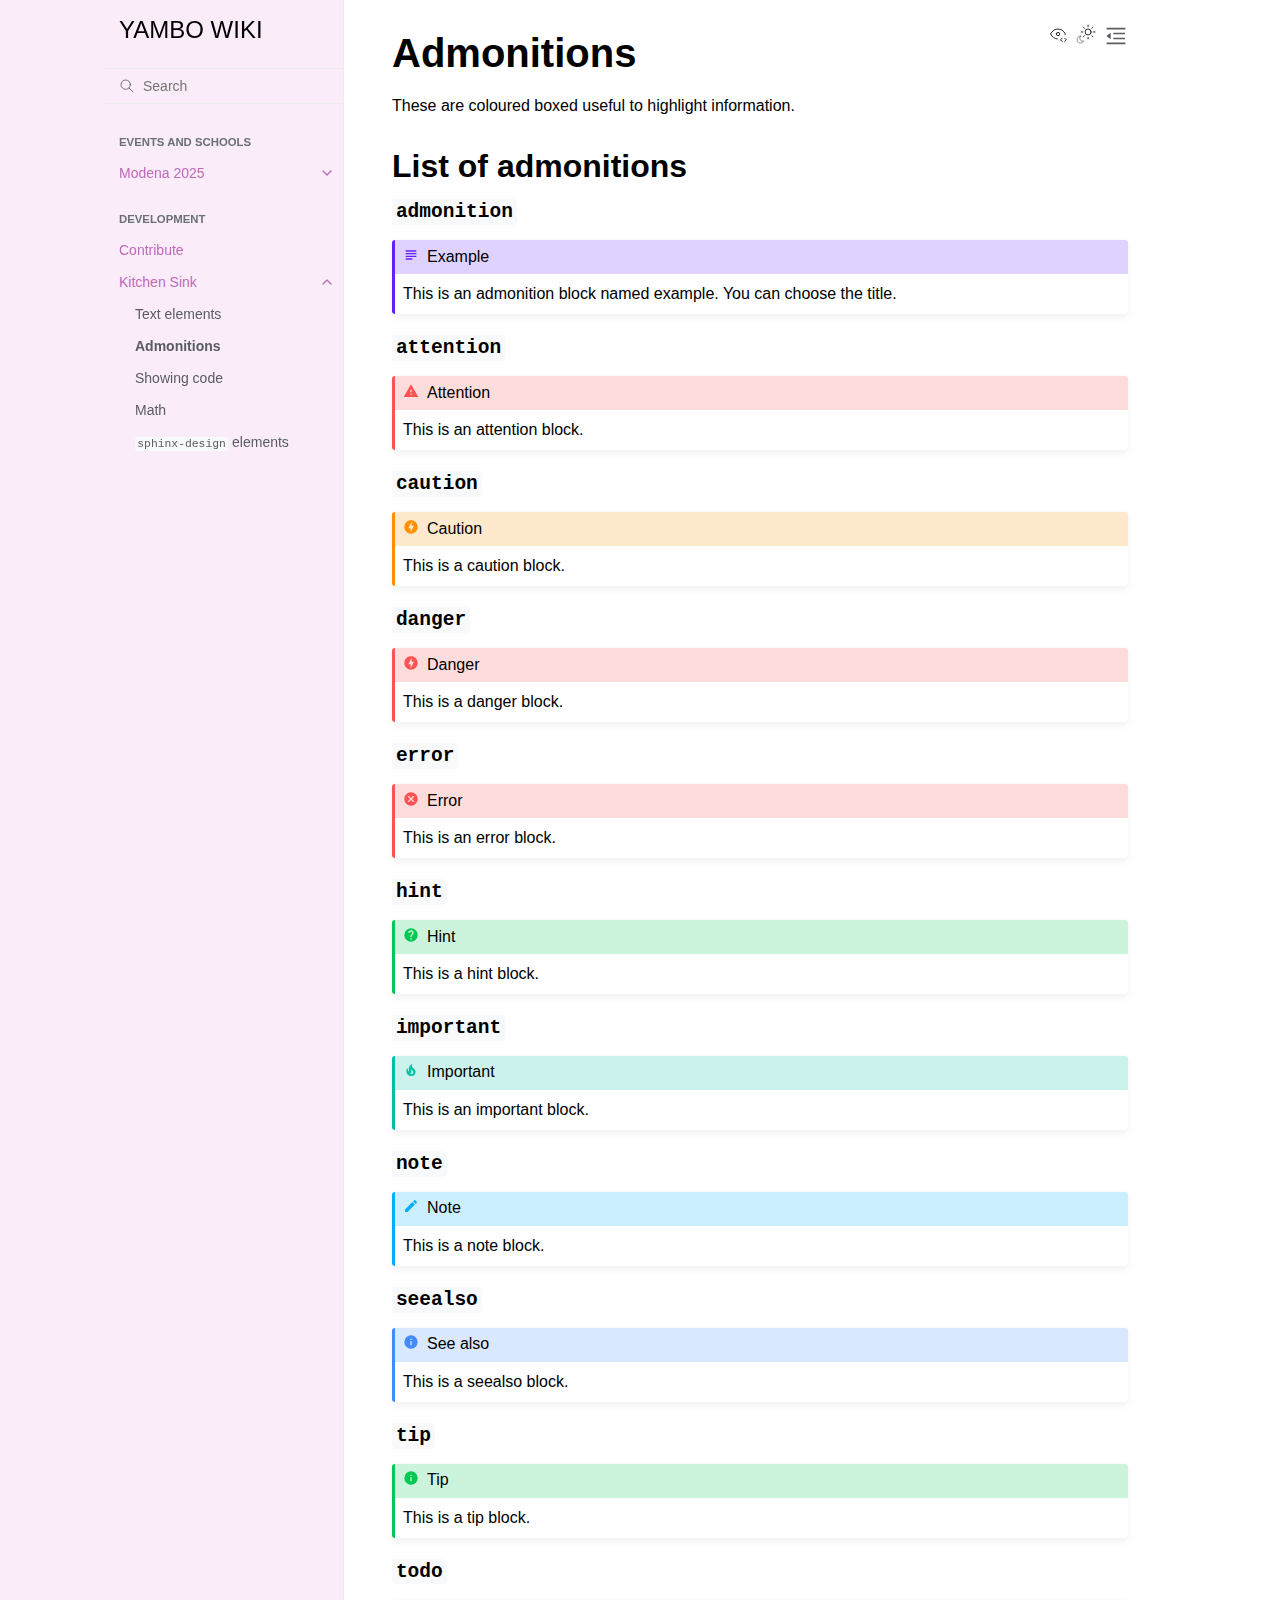
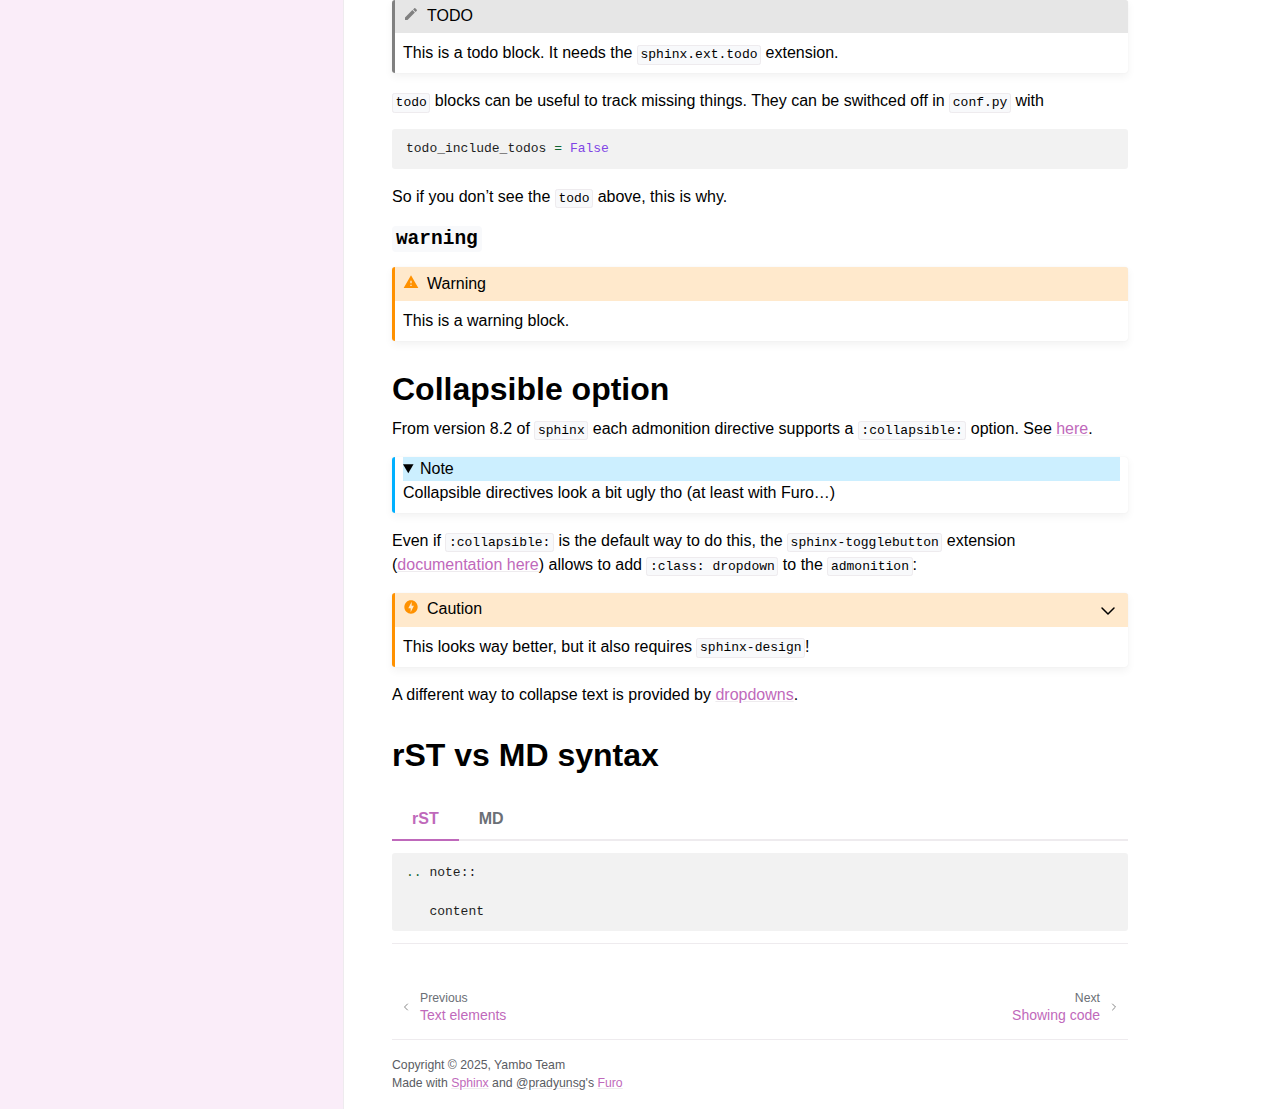
<file: development/admonitions.html>
<!doctype html>
<html class="no-js" lang="en" data-content_root="../">
  <head><meta charset="utf-8">
    <meta name="viewport" content="width=device-width,initial-scale=1">
    <meta name="color-scheme" content="light dark"><meta name="viewport" content="width=device-width, initial-scale=1" />
<link rel="index" title="Index" href="../genindex.html"><link rel="search" title="Search" href="../search.html"><link rel="next" title="Showing code" href="codeblocks.html"><link rel="prev" title="Text elements" href="text_elements.html">

    <!-- Generated with Sphinx 8.2.3 and Furo 2025.09.25 -->
        <title>Admonitions - YAMBO WIKI</title>
      <link rel="stylesheet" type="text/css" href="../_static/pygments.css?v=d111a655" />
    <link rel="stylesheet" type="text/css" href="../_static/styles/furo.css?v=580074bf" />
    <link rel="stylesheet" type="text/css" href="../_static/togglebutton.css?v=13237357" />
    <link rel="stylesheet" type="text/css" href="../_static/sphinx-design.min.css?v=95c83b7e" />
    <link rel="stylesheet" type="text/css" href="../_static/styles/furo-extensions.css?v=8dab3a3b" />
    <link rel="stylesheet" type="text/css" href="../_static/custom.css?v=26ca8203" />
    
    


<style>
  body {
    --color-code-background: #f2f2f2;
  --color-code-foreground: #1e1e1e;
  --admonition-font-size: 1.0rem;
  --admonition-title-font-size: 1.0rem;
  --color-brand-primary: #BF69BB;
  --color-brand-content: #BF69BB;
  --color-background-secondary: #faedf9;
  --color-card-marginals-background: #faedf9;
  --color-inline-code-background: #f8f9fb;
  --color-highlight-on-target: #f7b5b8;
  --color-highlighted-background: #f7b5b8;
  
  }
  @media not print {
    body[data-theme="dark"] {
      --color-code-background: #202020;
  --color-code-foreground: #d0d0d0;
  --admonition-font-size: 1.0rem;
  --admonition-title-font-size: 1.0rem;
  --color-brand-primary: #BF69BB;
  --color-brand-content: #BF69BB;
  --color-background-secondary: #2e122d;
  --color-card-marginals-background: #2e122d;
  --color-inline-code-background: #1f2024;
  --color-highlight-on-target: #a85458;
  --color-highlighted-background: #a85458;
  
    }
    @media (prefers-color-scheme: dark) {
      body:not([data-theme="light"]) {
        --color-code-background: #202020;
  --color-code-foreground: #d0d0d0;
  --admonition-font-size: 1.0rem;
  --admonition-title-font-size: 1.0rem;
  --color-brand-primary: #BF69BB;
  --color-brand-content: #BF69BB;
  --color-background-secondary: #2e122d;
  --color-card-marginals-background: #2e122d;
  --color-inline-code-background: #1f2024;
  --color-highlight-on-target: #a85458;
  --color-highlighted-background: #a85458;
  
      }
    }
  }
</style></head>
  <body>
    
    <script>
      document.body.dataset.theme = localStorage.getItem("theme") || "auto";
    </script>
    

<svg xmlns="http://www.w3.org/2000/svg" style="display: none;">
  <symbol id="svg-toc" viewBox="0 0 24 24">
    <title>Contents</title>
    <svg stroke="currentColor" fill="currentColor" stroke-width="0" viewBox="0 0 1024 1024">
      <path d="M408 442h480c4.4 0 8-3.6 8-8v-56c0-4.4-3.6-8-8-8H408c-4.4 0-8 3.6-8 8v56c0 4.4 3.6 8 8 8zm-8 204c0 4.4 3.6 8 8 8h480c4.4 0 8-3.6 8-8v-56c0-4.4-3.6-8-8-8H408c-4.4 0-8 3.6-8 8v56zm504-486H120c-4.4 0-8 3.6-8 8v56c0 4.4 3.6 8 8 8h784c4.4 0 8-3.6 8-8v-56c0-4.4-3.6-8-8-8zm0 632H120c-4.4 0-8 3.6-8 8v56c0 4.4 3.6 8 8 8h784c4.4 0 8-3.6 8-8v-56c0-4.4-3.6-8-8-8zM115.4 518.9L271.7 642c5.8 4.6 14.4.5 14.4-6.9V388.9c0-7.4-8.5-11.5-14.4-6.9L115.4 505.1a8.74 8.74 0 0 0 0 13.8z"/>
    </svg>
  </symbol>
  <symbol id="svg-menu" viewBox="0 0 24 24">
    <title>Menu</title>
    <svg xmlns="http://www.w3.org/2000/svg" viewBox="0 0 24 24" fill="none" stroke="currentColor"
      stroke-width="2" stroke-linecap="round" stroke-linejoin="round" class="feather-menu">
      <line x1="3" y1="12" x2="21" y2="12"></line>
      <line x1="3" y1="6" x2="21" y2="6"></line>
      <line x1="3" y1="18" x2="21" y2="18"></line>
    </svg>
  </symbol>
  <symbol id="svg-arrow-right" viewBox="0 0 24 24">
    <title>Expand</title>
    <svg xmlns="http://www.w3.org/2000/svg" viewBox="0 0 24 24" fill="none" stroke="currentColor"
      stroke-width="2" stroke-linecap="round" stroke-linejoin="round" class="feather-chevron-right">
      <polyline points="9 18 15 12 9 6"></polyline>
    </svg>
  </symbol>
  <symbol id="svg-sun" viewBox="0 0 24 24">
    <title>Light mode</title>
    <svg xmlns="http://www.w3.org/2000/svg" viewBox="0 0 24 24" fill="none" stroke="currentColor"
      stroke-width="1" stroke-linecap="round" stroke-linejoin="round" class="feather-sun">
      <circle cx="12" cy="12" r="5"></circle>
      <line x1="12" y1="1" x2="12" y2="3"></line>
      <line x1="12" y1="21" x2="12" y2="23"></line>
      <line x1="4.22" y1="4.22" x2="5.64" y2="5.64"></line>
      <line x1="18.36" y1="18.36" x2="19.78" y2="19.78"></line>
      <line x1="1" y1="12" x2="3" y2="12"></line>
      <line x1="21" y1="12" x2="23" y2="12"></line>
      <line x1="4.22" y1="19.78" x2="5.64" y2="18.36"></line>
      <line x1="18.36" y1="5.64" x2="19.78" y2="4.22"></line>
    </svg>
  </symbol>
  <symbol id="svg-moon" viewBox="0 0 24 24">
    <title>Dark mode</title>
    <svg xmlns="http://www.w3.org/2000/svg" viewBox="0 0 24 24" fill="none" stroke="currentColor"
      stroke-width="1" stroke-linecap="round" stroke-linejoin="round" class="icon-tabler-moon">
      <path stroke="none" d="M0 0h24v24H0z" fill="none" />
      <path d="M12 3c.132 0 .263 0 .393 0a7.5 7.5 0 0 0 7.92 12.446a9 9 0 1 1 -8.313 -12.454z" />
    </svg>
  </symbol>
  <symbol id="svg-sun-with-moon" viewBox="0 0 24 24">
    <title>Auto light/dark, in light mode</title>
    <svg xmlns="http://www.w3.org/2000/svg" viewBox="0 0 24 24" fill="none" stroke="currentColor"
      stroke-width="1" stroke-linecap="round" stroke-linejoin="round"
      class="icon-custom-derived-from-feather-sun-and-tabler-moon">
      <path style="opacity: 50%" d="M 5.411 14.504 C 5.471 14.504 5.532 14.504 5.591 14.504 C 3.639 16.319 4.383 19.569 6.931 20.352 C 7.693 20.586 8.512 20.551 9.25 20.252 C 8.023 23.207 4.056 23.725 2.11 21.184 C 0.166 18.642 1.702 14.949 4.874 14.536 C 5.051 14.512 5.231 14.5 5.411 14.5 L 5.411 14.504 Z"/>
      <line x1="14.5" y1="3.25" x2="14.5" y2="1.25"/>
      <line x1="14.5" y1="15.85" x2="14.5" y2="17.85"/>
      <line x1="10.044" y1="5.094" x2="8.63" y2="3.68"/>
      <line x1="19" y1="14.05" x2="20.414" y2="15.464"/>
      <line x1="8.2" y1="9.55" x2="6.2" y2="9.55"/>
      <line x1="20.8" y1="9.55" x2="22.8" y2="9.55"/>
      <line x1="10.044" y1="14.006" x2="8.63" y2="15.42"/>
      <line x1="19" y1="5.05" x2="20.414" y2="3.636"/>
      <circle cx="14.5" cy="9.55" r="3.6"/>
    </svg>
  </symbol>
  <symbol id="svg-moon-with-sun" viewBox="0 0 24 24">
    <title>Auto light/dark, in dark mode</title>
    <svg xmlns="http://www.w3.org/2000/svg" viewBox="0 0 24 24" fill="none" stroke="currentColor"
      stroke-width="1" stroke-linecap="round" stroke-linejoin="round"
      class="icon-custom-derived-from-feather-sun-and-tabler-moon">
      <path d="M 8.282 7.007 C 8.385 7.007 8.494 7.007 8.595 7.007 C 5.18 10.184 6.481 15.869 10.942 17.24 C 12.275 17.648 13.706 17.589 15 17.066 C 12.851 22.236 5.91 23.143 2.505 18.696 C -0.897 14.249 1.791 7.786 7.342 7.063 C 7.652 7.021 7.965 7 8.282 7 L 8.282 7.007 Z"/>
      <line style="opacity: 50%" x1="18" y1="3.705" x2="18" y2="2.5"/>
      <line style="opacity: 50%" x1="18" y1="11.295" x2="18" y2="12.5"/>
      <line style="opacity: 50%" x1="15.316" y1="4.816" x2="14.464" y2="3.964"/>
      <line style="opacity: 50%" x1="20.711" y1="10.212" x2="21.563" y2="11.063"/>
      <line style="opacity: 50%" x1="14.205" y1="7.5" x2="13.001" y2="7.5"/>
      <line style="opacity: 50%" x1="21.795" y1="7.5" x2="23" y2="7.5"/>
      <line style="opacity: 50%" x1="15.316" y1="10.184" x2="14.464" y2="11.036"/>
      <line style="opacity: 50%" x1="20.711" y1="4.789" x2="21.563" y2="3.937"/>
      <circle style="opacity: 50%" cx="18" cy="7.5" r="2.169"/>
    </svg>
  </symbol>
  <symbol id="svg-pencil" viewBox="0 0 24 24">
    <svg xmlns="http://www.w3.org/2000/svg" viewBox="0 0 24 24" fill="none" stroke="currentColor"
      stroke-width="1" stroke-linecap="round" stroke-linejoin="round" class="icon-tabler-pencil-code">
      <path d="M4 20h4l10.5 -10.5a2.828 2.828 0 1 0 -4 -4l-10.5 10.5v4" />
      <path d="M13.5 6.5l4 4" />
      <path d="M20 21l2 -2l-2 -2" />
      <path d="M17 17l-2 2l2 2" />
    </svg>
  </symbol>
  <symbol id="svg-eye" viewBox="0 0 24 24">
    <svg xmlns="http://www.w3.org/2000/svg" viewBox="0 0 24 24" fill="none" stroke="currentColor"
      stroke-width="1" stroke-linecap="round" stroke-linejoin="round" class="icon-tabler-eye-code">
      <path stroke="none" d="M0 0h24v24H0z" fill="none" />
      <path d="M10 12a2 2 0 1 0 4 0a2 2 0 0 0 -4 0" />
      <path
        d="M11.11 17.958c-3.209 -.307 -5.91 -2.293 -8.11 -5.958c2.4 -4 5.4 -6 9 -6c3.6 0 6.6 2 9 6c-.21 .352 -.427 .688 -.647 1.008" />
      <path d="M20 21l2 -2l-2 -2" />
      <path d="M17 17l-2 2l2 2" />
    </svg>
  </symbol>
</svg>

<input type="checkbox" class="sidebar-toggle" name="__navigation" id="__navigation" aria-label="Toggle site navigation sidebar">
<input type="checkbox" class="sidebar-toggle" name="__toc" id="__toc" aria-label="Toggle table of contents sidebar">
<label class="overlay sidebar-overlay" for="__navigation"></label>
<label class="overlay toc-overlay" for="__toc"></label>

<a class="skip-to-content muted-link" href="#furo-main-content">Skip to content</a>



<div class="page">
  <header class="mobile-header">
    <div class="header-left">
      <label class="nav-overlay-icon" for="__navigation">
        <span class="icon"><svg><use href="#svg-menu"></use></svg></span>
      </label>
    </div>
    <div class="header-center">
      <a href="../index.html"><div class="brand">YAMBO WIKI</div></a>
    </div>
    <div class="header-right">
      <div class="theme-toggle-container theme-toggle-header">
        <button class="theme-toggle" aria-label="Toggle Light / Dark / Auto color theme">
          <svg class="theme-icon-when-auto-light"><use href="#svg-sun-with-moon"></use></svg>
          <svg class="theme-icon-when-auto-dark"><use href="#svg-moon-with-sun"></use></svg>
          <svg class="theme-icon-when-dark"><use href="#svg-moon"></use></svg>
          <svg class="theme-icon-when-light"><use href="#svg-sun"></use></svg>
        </button>
      </div>
      <label class="toc-overlay-icon toc-header-icon" for="__toc">
        <span class="icon"><svg><use href="#svg-toc"></use></svg></span>
      </label>
    </div>
  </header>
  <aside class="sidebar-drawer">
    <div class="sidebar-container">
      
      <div class="sidebar-sticky"><a class="sidebar-brand" href="../index.html">
  
  <span class="sidebar-brand-text">YAMBO WIKI</span>
  
</a><form class="sidebar-search-container" method="get" action="../search.html" role="search">
  <input class="sidebar-search" placeholder="Search" name="q" aria-label="Search">
  <input type="hidden" name="check_keywords" value="yes">
  <input type="hidden" name="area" value="default">
</form>
<div id="searchbox"></div><div class="sidebar-scroll"><div class="sidebar-tree">
  <p class="caption" role="heading"><span class="caption-text">Events and schools</span></p>
<ul>
<li class="toctree-l1 has-children"><a class="reference internal" href="../events_and_schools/Modena2025/index_schools_modena2025.html">Modena 2025</a><input aria-label="Toggle navigation of Modena 2025" class="toctree-checkbox" id="toctree-checkbox-1" name="toctree-checkbox-1" role="switch" type="checkbox"/><label for="toctree-checkbox-1"><span class="icon"><svg><use href="#svg-arrow-right"></use></svg></span></label><ul>
<li class="toctree-l2"><a class="reference internal" href="../events_and_schools/Modena2025/day1_0_p2y.html">Run p2y</a></li>
<li class="toctree-l2"><a class="reference internal" href="../events_and_schools/Modena2025/day1_1_setup.html">YAMBO setup</a></li>
<li class="toctree-l2"><a class="reference internal" href="../events_and_schools/Modena2025/day2_0_gw.html">GW quasiparticle corrections</a></li>
<li class="toctree-l2"><a class="reference internal" href="../events_and_schools/Modena2025/day3_0_bse.html">Excitons with BSE</a></li>
</ul>
</li>
</ul>
<p class="caption" role="heading"><span class="caption-text">Development</span></p>
<ul class="current">
<li class="toctree-l1"><a class="reference internal" href="index_contribute.html">Contribute</a></li>
<li class="toctree-l1 current has-children"><a class="reference internal" href="index_kitchen_sink.html">Kitchen Sink</a><input aria-label="Toggle navigation of Kitchen Sink" checked="" class="toctree-checkbox" id="toctree-checkbox-2" name="toctree-checkbox-2" role="switch" type="checkbox"/><label for="toctree-checkbox-2"><span class="icon"><svg><use href="#svg-arrow-right"></use></svg></span></label><ul class="current">
<li class="toctree-l2"><a class="reference internal" href="text_elements.html">Text elements</a></li>
<li class="toctree-l2 current current-page"><a class="current reference internal" href="#">Admonitions</a></li>
<li class="toctree-l2"><a class="reference internal" href="codeblocks.html">Showing code</a></li>
<li class="toctree-l2"><a class="reference internal" href="math.html">Math</a></li>
<li class="toctree-l2"><a class="reference internal" href="sphinx_design.html"><code class="docutils literal notranslate"><span class="pre">sphinx-design</span></code> elements</a></li>
</ul>
</li>
</ul>

</div>
</div>

      </div>
      
    </div>
  </aside>
  <div class="main">
    <div class="content">
      <div class="article-container">
        <a href="#" class="back-to-top muted-link">
          <svg xmlns="http://www.w3.org/2000/svg" viewBox="0 0 24 24">
            <path d="M13 20h-2V8l-5.5 5.5-1.42-1.42L12 4.16l7.92 7.92-1.42 1.42L13 8v12z"></path>
          </svg>
          <span>Back to top</span>
        </a>
        <div class="content-icon-container">
          <div class="view-this-page">
  <a class="muted-link" href="../_sources/development/admonitions.rst.txt" title="View this page">
    <svg><use href="#svg-eye"></use></svg>
    <span class="visually-hidden">View this page</span>
  </a>
</div>
<div class="theme-toggle-container theme-toggle-content">
            <button class="theme-toggle" aria-label="Toggle Light / Dark / Auto color theme">
              <svg class="theme-icon-when-auto-light"><use href="#svg-sun-with-moon"></use></svg>
              <svg class="theme-icon-when-auto-dark"><use href="#svg-moon-with-sun"></use></svg>
              <svg class="theme-icon-when-dark"><use href="#svg-moon"></use></svg>
              <svg class="theme-icon-when-light"><use href="#svg-sun"></use></svg>
            </button>
          </div>
          <label class="toc-overlay-icon toc-content-icon" for="__toc">
            <span class="icon"><svg><use href="#svg-toc"></use></svg></span>
          </label>
        </div>
        <article role="main" id="furo-main-content">
          <section id="admonitions">
<h1>Admonitions<a class="headerlink" href="#admonitions" title="Link to this heading">¶</a></h1>
<p>These are coloured boxed useful to highlight information.</p>
<section id="list-of-admonitions">
<h2>List of admonitions<a class="headerlink" href="#list-of-admonitions" title="Link to this heading">¶</a></h2>
<section id="admonition">
<h3><code class="docutils literal notranslate"><span class="pre">admonition</span></code><a class="headerlink" href="#admonition" title="Link to this heading">¶</a></h3>
<div class="admonition-example admonition">
<p class="admonition-title">Example</p>
<p>This is an admonition block named example. You can choose the title.</p>
</div>
</section>
<section id="attention">
<h3><code class="docutils literal notranslate"><span class="pre">attention</span></code><a class="headerlink" href="#attention" title="Link to this heading">¶</a></h3>
<div class="admonition attention">
<p class="admonition-title">Attention</p>
<p>This is an attention block.</p>
</div>
</section>
<section id="caution">
<h3><code class="docutils literal notranslate"><span class="pre">caution</span></code><a class="headerlink" href="#caution" title="Link to this heading">¶</a></h3>
<div class="admonition caution">
<p class="admonition-title">Caution</p>
<p>This is a caution block.</p>
</div>
</section>
<section id="danger">
<h3><code class="docutils literal notranslate"><span class="pre">danger</span></code><a class="headerlink" href="#danger" title="Link to this heading">¶</a></h3>
<div class="admonition danger">
<p class="admonition-title">Danger</p>
<p>This is a danger block.</p>
</div>
</section>
<section id="error">
<h3><code class="docutils literal notranslate"><span class="pre">error</span></code><a class="headerlink" href="#error" title="Link to this heading">¶</a></h3>
<div class="admonition error">
<p class="admonition-title">Error</p>
<p>This is an error block.</p>
</div>
</section>
<section id="hint">
<h3><code class="docutils literal notranslate"><span class="pre">hint</span></code><a class="headerlink" href="#hint" title="Link to this heading">¶</a></h3>
<div class="admonition hint">
<p class="admonition-title">Hint</p>
<p>This is a hint block.</p>
</div>
</section>
<section id="important">
<h3><code class="docutils literal notranslate"><span class="pre">important</span></code><a class="headerlink" href="#important" title="Link to this heading">¶</a></h3>
<div class="admonition important">
<p class="admonition-title">Important</p>
<p>This is an important block.</p>
</div>
</section>
<section id="note">
<h3><code class="docutils literal notranslate"><span class="pre">note</span></code><a class="headerlink" href="#note" title="Link to this heading">¶</a></h3>
<div class="admonition note">
<p class="admonition-title">Note</p>
<p>This is a note block.</p>
</div>
</section>
<section id="seealso">
<h3><code class="docutils literal notranslate"><span class="pre">seealso</span></code><a class="headerlink" href="#seealso" title="Link to this heading">¶</a></h3>
<div class="admonition seealso">
<p class="admonition-title">See also</p>
<p>This is a seealso block.</p>
</div>
</section>
<section id="tip">
<h3><code class="docutils literal notranslate"><span class="pre">tip</span></code><a class="headerlink" href="#tip" title="Link to this heading">¶</a></h3>
<div class="admonition tip">
<p class="admonition-title">Tip</p>
<p>This is a tip block.</p>
</div>
</section>
<section id="todo">
<h3><code class="docutils literal notranslate"><span class="pre">todo</span></code><a class="headerlink" href="#todo" title="Link to this heading">¶</a></h3>
<div class="admonition-todo admonition" id="id1">
<p class="admonition-title">Todo</p>
<p>This is a todo block. It needs the <code class="docutils literal notranslate"><span class="pre">sphinx.ext.todo</span></code> extension.</p>
</div>
<p><code class="docutils literal notranslate"><span class="pre">todo</span></code> blocks can be useful to track missing things. They can be swithced off in <code class="docutils literal notranslate"><span class="pre">conf.py</span></code> with</p>
<div class="highlight-python notranslate"><div class="highlight"><pre><span></span><span class="n">todo_include_todos</span> <span class="o">=</span> <span class="kc">False</span>
</pre></div>
</div>
<p>So if you don’t see the <code class="docutils literal notranslate"><span class="pre">todo</span></code> above, this is why.</p>
</section>
<section id="warning">
<h3><code class="docutils literal notranslate"><span class="pre">warning</span></code><a class="headerlink" href="#warning" title="Link to this heading">¶</a></h3>
<div class="admonition warning">
<p class="admonition-title">Warning</p>
<p>This is a warning block.</p>
</div>
</section>
</section>
<section id="collapsible-option">
<h2>Collapsible option<a class="headerlink" href="#collapsible-option" title="Link to this heading">¶</a></h2>
<p>From version 8.2 of <code class="docutils literal notranslate"><span class="pre">sphinx</span></code> each admonition directive supports a <code class="docutils literal notranslate"><span class="pre">:collapsible:</span></code> option. See <a class="reference external" href="https://www.sphinx-doc.org/en/master/usage/restructuredtext/directives.html#directives">here</a>.</p>
<details class="admonition note" open="open">
<summary class="admonition-title">Note</summary>
<p>Collapsible directives look a bit ugly tho (at least with Furo…)</p>
</details>
<p>Even if <code class="docutils literal notranslate"><span class="pre">:collapsible:</span></code> is the default way to do this, the <code class="docutils literal notranslate"><span class="pre">sphinx-togglebutton</span></code> extension (<a class="reference external" href="https://sphinx-togglebutton.readthedocs.io/en/latest/index.html#">documentation here</a>) allows to add <code class="docutils literal notranslate"><span class="pre">:class:</span> <span class="pre">dropdown</span></code> to the <code class="docutils literal notranslate"><span class="pre">admonition</span></code>:</p>
<div class="dropdown toggle-shown admonition caution">
<p class="admonition-title">Caution</p>
<p>This looks way better, but it also requires <code class="docutils literal notranslate"><span class="pre">sphinx-design</span></code>!</p>
</div>
<p>A different way to collapse text is provided by <a class="reference internal" href="sphinx_design.html#ref-sphinx-design-dropdown"><span class="std std-ref">dropdowns</span></a>.</p>
</section>
<section id="rst-vs-md-syntax">
<h2>rST vs MD syntax<a class="headerlink" href="#rst-vs-md-syntax" title="Link to this heading">¶</a></h2>
<div class="sd-tab-set docutils">
<input checked="checked" id="sd-tab-item-0" name="sd-tab-set-0" type="radio">
<label class="sd-tab-label" for="sd-tab-item-0">
rST</label><div class="sd-tab-content docutils">
<div class="highlight-default notranslate"><div class="highlight"><pre><span></span><span class="o">..</span> <span class="n">note</span><span class="p">::</span>

   <span class="n">content</span>
</pre></div>
</div>
</div>
<input id="sd-tab-item-1" name="sd-tab-set-0" type="radio">
<label class="sd-tab-label" for="sd-tab-item-1">
MD</label><div class="sd-tab-content docutils">
<div class="highlight-default notranslate"><div class="highlight"><pre><span></span>```{note}
content
```
</pre></div>
</div>
</div>
</div>
</section>
</section>

        </article>
      </div>
      <footer>
        
        <div class="related-pages">
          <a class="next-page" href="codeblocks.html">
              <div class="page-info">
                <div class="context">
                  <span>Next</span>
                </div>
                <div class="title">Showing code</div>
              </div>
              <svg class="furo-related-icon"><use href="#svg-arrow-right"></use></svg>
            </a>
          <a class="prev-page" href="text_elements.html">
              <svg class="furo-related-icon"><use href="#svg-arrow-right"></use></svg>
              <div class="page-info">
                <div class="context">
                  <span>Previous</span>
                </div>
                
                <div class="title">Text elements</div>
                
              </div>
            </a>
        </div>
        <div class="bottom-of-page">
          <div class="left-details">
            <div class="copyright">
                Copyright &#169; 2025, Yambo Team
            </div>
            Made with <a href="https://www.sphinx-doc.org/">Sphinx</a> and <a class="muted-link" href="https://pradyunsg.me">@pradyunsg</a>'s
            
            <a href="https://github.com/pradyunsg/furo">Furo</a>
            
          </div>
          <div class="right-details">
            
          </div>
        </div>
        
      </footer>
    </div>
    <aside class="toc-drawer">
      
      
      <div class="toc-sticky toc-scroll">
        <div class="toc-title-container">
          <span class="toc-title">
            On this page
          </span>
        </div>
        <div class="toc-tree-container">
          <div class="toc-tree">
            <ul>
<li><a class="reference internal" href="#">Admonitions</a><ul>
<li><a class="reference internal" href="#list-of-admonitions">List of admonitions</a><ul>
<li><a class="reference internal" href="#admonition"><code class="docutils literal notranslate"><span class="pre">admonition</span></code></a></li>
<li><a class="reference internal" href="#attention"><code class="docutils literal notranslate"><span class="pre">attention</span></code></a></li>
<li><a class="reference internal" href="#caution"><code class="docutils literal notranslate"><span class="pre">caution</span></code></a></li>
<li><a class="reference internal" href="#danger"><code class="docutils literal notranslate"><span class="pre">danger</span></code></a></li>
<li><a class="reference internal" href="#error"><code class="docutils literal notranslate"><span class="pre">error</span></code></a></li>
<li><a class="reference internal" href="#hint"><code class="docutils literal notranslate"><span class="pre">hint</span></code></a></li>
<li><a class="reference internal" href="#important"><code class="docutils literal notranslate"><span class="pre">important</span></code></a></li>
<li><a class="reference internal" href="#note"><code class="docutils literal notranslate"><span class="pre">note</span></code></a></li>
<li><a class="reference internal" href="#seealso"><code class="docutils literal notranslate"><span class="pre">seealso</span></code></a></li>
<li><a class="reference internal" href="#tip"><code class="docutils literal notranslate"><span class="pre">tip</span></code></a></li>
<li><a class="reference internal" href="#todo"><code class="docutils literal notranslate"><span class="pre">todo</span></code></a></li>
<li><a class="reference internal" href="#warning"><code class="docutils literal notranslate"><span class="pre">warning</span></code></a></li>
</ul>
</li>
<li><a class="reference internal" href="#collapsible-option">Collapsible option</a></li>
<li><a class="reference internal" href="#rst-vs-md-syntax">rST vs MD syntax</a></li>
</ul>
</li>
</ul>

          </div>
        </div>
      </div>
      
      
    </aside>
  </div>
</div><script src="../_static/documentation_options.js?v=5929fcd5"></script>
    <script src="../_static/doctools.js?v=9bcbadda"></script>
    <script src="../_static/sphinx_highlight.js?v=dc90522c"></script>
    <script src="../_static/scripts/furo.js?v=46bd48cc"></script>
    <script>let toggleHintShow = ' ';</script>
    <script>let toggleHintHide = ' ';</script>
    <script>let toggleOpenOnPrint = 'true';</script>
    <script src="../_static/togglebutton.js?v=4a39c7ea"></script>
    <script src="../_static/design-tabs.js?v=f930bc37"></script>
    <script>var togglebuttonSelector = '.toggle, .admonition.dropdown';</script>
    </body>
</html>
</file>
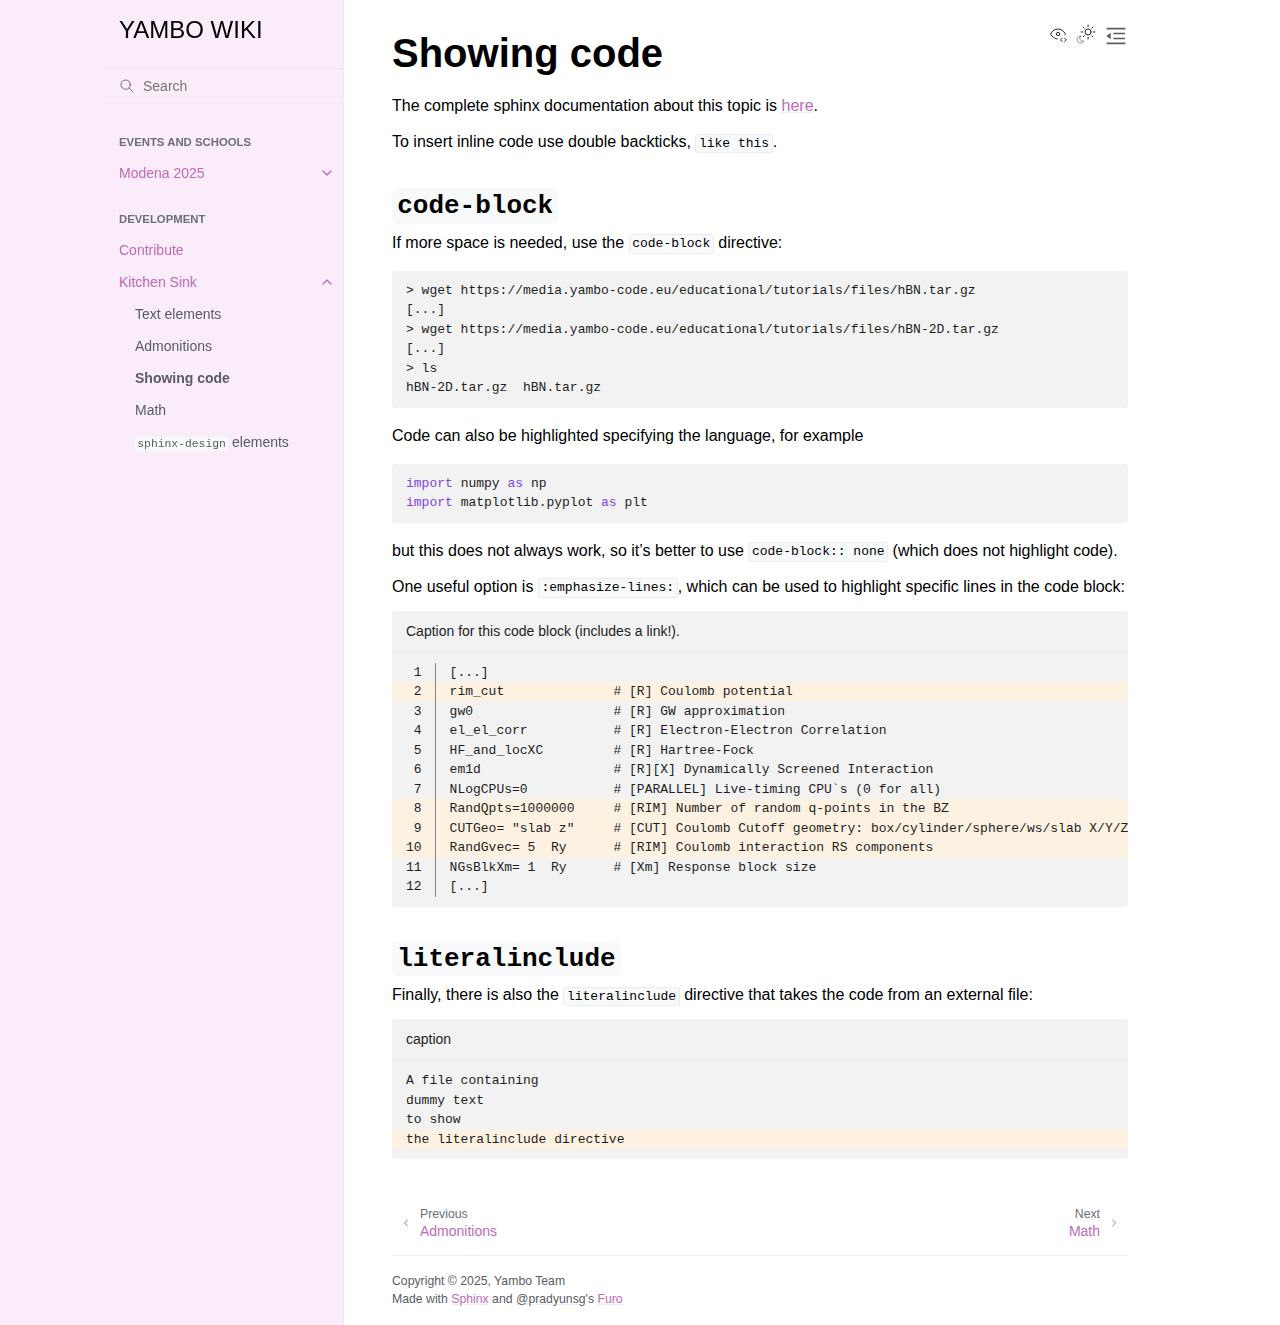
<file: development/codeblocks.html>
<!doctype html>
<html class="no-js" lang="en" data-content_root="../">
  <head><meta charset="utf-8">
    <meta name="viewport" content="width=device-width,initial-scale=1">
    <meta name="color-scheme" content="light dark"><meta name="viewport" content="width=device-width, initial-scale=1" />
<link rel="index" title="Index" href="../genindex.html"><link rel="search" title="Search" href="../search.html"><link rel="next" title="Math" href="math.html"><link rel="prev" title="Admonitions" href="admonitions.html">

    <!-- Generated with Sphinx 8.2.3 and Furo 2025.09.25 -->
        <title>Showing code - YAMBO WIKI</title>
      <link rel="stylesheet" type="text/css" href="../_static/pygments.css?v=d111a655" />
    <link rel="stylesheet" type="text/css" href="../_static/styles/furo.css?v=580074bf" />
    <link rel="stylesheet" type="text/css" href="../_static/togglebutton.css?v=13237357" />
    <link rel="stylesheet" type="text/css" href="../_static/sphinx-design.min.css?v=95c83b7e" />
    <link rel="stylesheet" type="text/css" href="../_static/styles/furo-extensions.css?v=8dab3a3b" />
    <link rel="stylesheet" type="text/css" href="../_static/custom.css?v=26ca8203" />
    
    


<style>
  body {
    --color-code-background: #f2f2f2;
  --color-code-foreground: #1e1e1e;
  --admonition-font-size: 1.0rem;
  --admonition-title-font-size: 1.0rem;
  --color-brand-primary: #BF69BB;
  --color-brand-content: #BF69BB;
  --color-background-secondary: #faedf9;
  --color-card-marginals-background: #faedf9;
  --color-inline-code-background: #f8f9fb;
  --color-highlight-on-target: #f7b5b8;
  --color-highlighted-background: #f7b5b8;
  
  }
  @media not print {
    body[data-theme="dark"] {
      --color-code-background: #202020;
  --color-code-foreground: #d0d0d0;
  --admonition-font-size: 1.0rem;
  --admonition-title-font-size: 1.0rem;
  --color-brand-primary: #BF69BB;
  --color-brand-content: #BF69BB;
  --color-background-secondary: #2e122d;
  --color-card-marginals-background: #2e122d;
  --color-inline-code-background: #1f2024;
  --color-highlight-on-target: #a85458;
  --color-highlighted-background: #a85458;
  
    }
    @media (prefers-color-scheme: dark) {
      body:not([data-theme="light"]) {
        --color-code-background: #202020;
  --color-code-foreground: #d0d0d0;
  --admonition-font-size: 1.0rem;
  --admonition-title-font-size: 1.0rem;
  --color-brand-primary: #BF69BB;
  --color-brand-content: #BF69BB;
  --color-background-secondary: #2e122d;
  --color-card-marginals-background: #2e122d;
  --color-inline-code-background: #1f2024;
  --color-highlight-on-target: #a85458;
  --color-highlighted-background: #a85458;
  
      }
    }
  }
</style></head>
  <body>
    
    <script>
      document.body.dataset.theme = localStorage.getItem("theme") || "auto";
    </script>
    

<svg xmlns="http://www.w3.org/2000/svg" style="display: none;">
  <symbol id="svg-toc" viewBox="0 0 24 24">
    <title>Contents</title>
    <svg stroke="currentColor" fill="currentColor" stroke-width="0" viewBox="0 0 1024 1024">
      <path d="M408 442h480c4.4 0 8-3.6 8-8v-56c0-4.4-3.6-8-8-8H408c-4.4 0-8 3.6-8 8v56c0 4.4 3.6 8 8 8zm-8 204c0 4.4 3.6 8 8 8h480c4.4 0 8-3.6 8-8v-56c0-4.4-3.6-8-8-8H408c-4.4 0-8 3.6-8 8v56zm504-486H120c-4.4 0-8 3.6-8 8v56c0 4.4 3.6 8 8 8h784c4.4 0 8-3.6 8-8v-56c0-4.4-3.6-8-8-8zm0 632H120c-4.4 0-8 3.6-8 8v56c0 4.4 3.6 8 8 8h784c4.4 0 8-3.6 8-8v-56c0-4.4-3.6-8-8-8zM115.4 518.9L271.7 642c5.8 4.6 14.4.5 14.4-6.9V388.9c0-7.4-8.5-11.5-14.4-6.9L115.4 505.1a8.74 8.74 0 0 0 0 13.8z"/>
    </svg>
  </symbol>
  <symbol id="svg-menu" viewBox="0 0 24 24">
    <title>Menu</title>
    <svg xmlns="http://www.w3.org/2000/svg" viewBox="0 0 24 24" fill="none" stroke="currentColor"
      stroke-width="2" stroke-linecap="round" stroke-linejoin="round" class="feather-menu">
      <line x1="3" y1="12" x2="21" y2="12"></line>
      <line x1="3" y1="6" x2="21" y2="6"></line>
      <line x1="3" y1="18" x2="21" y2="18"></line>
    </svg>
  </symbol>
  <symbol id="svg-arrow-right" viewBox="0 0 24 24">
    <title>Expand</title>
    <svg xmlns="http://www.w3.org/2000/svg" viewBox="0 0 24 24" fill="none" stroke="currentColor"
      stroke-width="2" stroke-linecap="round" stroke-linejoin="round" class="feather-chevron-right">
      <polyline points="9 18 15 12 9 6"></polyline>
    </svg>
  </symbol>
  <symbol id="svg-sun" viewBox="0 0 24 24">
    <title>Light mode</title>
    <svg xmlns="http://www.w3.org/2000/svg" viewBox="0 0 24 24" fill="none" stroke="currentColor"
      stroke-width="1" stroke-linecap="round" stroke-linejoin="round" class="feather-sun">
      <circle cx="12" cy="12" r="5"></circle>
      <line x1="12" y1="1" x2="12" y2="3"></line>
      <line x1="12" y1="21" x2="12" y2="23"></line>
      <line x1="4.22" y1="4.22" x2="5.64" y2="5.64"></line>
      <line x1="18.36" y1="18.36" x2="19.78" y2="19.78"></line>
      <line x1="1" y1="12" x2="3" y2="12"></line>
      <line x1="21" y1="12" x2="23" y2="12"></line>
      <line x1="4.22" y1="19.78" x2="5.64" y2="18.36"></line>
      <line x1="18.36" y1="5.64" x2="19.78" y2="4.22"></line>
    </svg>
  </symbol>
  <symbol id="svg-moon" viewBox="0 0 24 24">
    <title>Dark mode</title>
    <svg xmlns="http://www.w3.org/2000/svg" viewBox="0 0 24 24" fill="none" stroke="currentColor"
      stroke-width="1" stroke-linecap="round" stroke-linejoin="round" class="icon-tabler-moon">
      <path stroke="none" d="M0 0h24v24H0z" fill="none" />
      <path d="M12 3c.132 0 .263 0 .393 0a7.5 7.5 0 0 0 7.92 12.446a9 9 0 1 1 -8.313 -12.454z" />
    </svg>
  </symbol>
  <symbol id="svg-sun-with-moon" viewBox="0 0 24 24">
    <title>Auto light/dark, in light mode</title>
    <svg xmlns="http://www.w3.org/2000/svg" viewBox="0 0 24 24" fill="none" stroke="currentColor"
      stroke-width="1" stroke-linecap="round" stroke-linejoin="round"
      class="icon-custom-derived-from-feather-sun-and-tabler-moon">
      <path style="opacity: 50%" d="M 5.411 14.504 C 5.471 14.504 5.532 14.504 5.591 14.504 C 3.639 16.319 4.383 19.569 6.931 20.352 C 7.693 20.586 8.512 20.551 9.25 20.252 C 8.023 23.207 4.056 23.725 2.11 21.184 C 0.166 18.642 1.702 14.949 4.874 14.536 C 5.051 14.512 5.231 14.5 5.411 14.5 L 5.411 14.504 Z"/>
      <line x1="14.5" y1="3.25" x2="14.5" y2="1.25"/>
      <line x1="14.5" y1="15.85" x2="14.5" y2="17.85"/>
      <line x1="10.044" y1="5.094" x2="8.63" y2="3.68"/>
      <line x1="19" y1="14.05" x2="20.414" y2="15.464"/>
      <line x1="8.2" y1="9.55" x2="6.2" y2="9.55"/>
      <line x1="20.8" y1="9.55" x2="22.8" y2="9.55"/>
      <line x1="10.044" y1="14.006" x2="8.63" y2="15.42"/>
      <line x1="19" y1="5.05" x2="20.414" y2="3.636"/>
      <circle cx="14.5" cy="9.55" r="3.6"/>
    </svg>
  </symbol>
  <symbol id="svg-moon-with-sun" viewBox="0 0 24 24">
    <title>Auto light/dark, in dark mode</title>
    <svg xmlns="http://www.w3.org/2000/svg" viewBox="0 0 24 24" fill="none" stroke="currentColor"
      stroke-width="1" stroke-linecap="round" stroke-linejoin="round"
      class="icon-custom-derived-from-feather-sun-and-tabler-moon">
      <path d="M 8.282 7.007 C 8.385 7.007 8.494 7.007 8.595 7.007 C 5.18 10.184 6.481 15.869 10.942 17.24 C 12.275 17.648 13.706 17.589 15 17.066 C 12.851 22.236 5.91 23.143 2.505 18.696 C -0.897 14.249 1.791 7.786 7.342 7.063 C 7.652 7.021 7.965 7 8.282 7 L 8.282 7.007 Z"/>
      <line style="opacity: 50%" x1="18" y1="3.705" x2="18" y2="2.5"/>
      <line style="opacity: 50%" x1="18" y1="11.295" x2="18" y2="12.5"/>
      <line style="opacity: 50%" x1="15.316" y1="4.816" x2="14.464" y2="3.964"/>
      <line style="opacity: 50%" x1="20.711" y1="10.212" x2="21.563" y2="11.063"/>
      <line style="opacity: 50%" x1="14.205" y1="7.5" x2="13.001" y2="7.5"/>
      <line style="opacity: 50%" x1="21.795" y1="7.5" x2="23" y2="7.5"/>
      <line style="opacity: 50%" x1="15.316" y1="10.184" x2="14.464" y2="11.036"/>
      <line style="opacity: 50%" x1="20.711" y1="4.789" x2="21.563" y2="3.937"/>
      <circle style="opacity: 50%" cx="18" cy="7.5" r="2.169"/>
    </svg>
  </symbol>
  <symbol id="svg-pencil" viewBox="0 0 24 24">
    <svg xmlns="http://www.w3.org/2000/svg" viewBox="0 0 24 24" fill="none" stroke="currentColor"
      stroke-width="1" stroke-linecap="round" stroke-linejoin="round" class="icon-tabler-pencil-code">
      <path d="M4 20h4l10.5 -10.5a2.828 2.828 0 1 0 -4 -4l-10.5 10.5v4" />
      <path d="M13.5 6.5l4 4" />
      <path d="M20 21l2 -2l-2 -2" />
      <path d="M17 17l-2 2l2 2" />
    </svg>
  </symbol>
  <symbol id="svg-eye" viewBox="0 0 24 24">
    <svg xmlns="http://www.w3.org/2000/svg" viewBox="0 0 24 24" fill="none" stroke="currentColor"
      stroke-width="1" stroke-linecap="round" stroke-linejoin="round" class="icon-tabler-eye-code">
      <path stroke="none" d="M0 0h24v24H0z" fill="none" />
      <path d="M10 12a2 2 0 1 0 4 0a2 2 0 0 0 -4 0" />
      <path
        d="M11.11 17.958c-3.209 -.307 -5.91 -2.293 -8.11 -5.958c2.4 -4 5.4 -6 9 -6c3.6 0 6.6 2 9 6c-.21 .352 -.427 .688 -.647 1.008" />
      <path d="M20 21l2 -2l-2 -2" />
      <path d="M17 17l-2 2l2 2" />
    </svg>
  </symbol>
</svg>

<input type="checkbox" class="sidebar-toggle" name="__navigation" id="__navigation" aria-label="Toggle site navigation sidebar">
<input type="checkbox" class="sidebar-toggle" name="__toc" id="__toc" aria-label="Toggle table of contents sidebar">
<label class="overlay sidebar-overlay" for="__navigation"></label>
<label class="overlay toc-overlay" for="__toc"></label>

<a class="skip-to-content muted-link" href="#furo-main-content">Skip to content</a>



<div class="page">
  <header class="mobile-header">
    <div class="header-left">
      <label class="nav-overlay-icon" for="__navigation">
        <span class="icon"><svg><use href="#svg-menu"></use></svg></span>
      </label>
    </div>
    <div class="header-center">
      <a href="../index.html"><div class="brand">YAMBO WIKI</div></a>
    </div>
    <div class="header-right">
      <div class="theme-toggle-container theme-toggle-header">
        <button class="theme-toggle" aria-label="Toggle Light / Dark / Auto color theme">
          <svg class="theme-icon-when-auto-light"><use href="#svg-sun-with-moon"></use></svg>
          <svg class="theme-icon-when-auto-dark"><use href="#svg-moon-with-sun"></use></svg>
          <svg class="theme-icon-when-dark"><use href="#svg-moon"></use></svg>
          <svg class="theme-icon-when-light"><use href="#svg-sun"></use></svg>
        </button>
      </div>
      <label class="toc-overlay-icon toc-header-icon" for="__toc">
        <span class="icon"><svg><use href="#svg-toc"></use></svg></span>
      </label>
    </div>
  </header>
  <aside class="sidebar-drawer">
    <div class="sidebar-container">
      
      <div class="sidebar-sticky"><a class="sidebar-brand" href="../index.html">
  
  <span class="sidebar-brand-text">YAMBO WIKI</span>
  
</a><form class="sidebar-search-container" method="get" action="../search.html" role="search">
  <input class="sidebar-search" placeholder="Search" name="q" aria-label="Search">
  <input type="hidden" name="check_keywords" value="yes">
  <input type="hidden" name="area" value="default">
</form>
<div id="searchbox"></div><div class="sidebar-scroll"><div class="sidebar-tree">
  <p class="caption" role="heading"><span class="caption-text">Events and schools</span></p>
<ul>
<li class="toctree-l1 has-children"><a class="reference internal" href="../events_and_schools/Modena2025/index_schools_modena2025.html">Modena 2025</a><input aria-label="Toggle navigation of Modena 2025" class="toctree-checkbox" id="toctree-checkbox-1" name="toctree-checkbox-1" role="switch" type="checkbox"/><label for="toctree-checkbox-1"><span class="icon"><svg><use href="#svg-arrow-right"></use></svg></span></label><ul>
<li class="toctree-l2"><a class="reference internal" href="../events_and_schools/Modena2025/day1_0_p2y.html">Run p2y</a></li>
<li class="toctree-l2"><a class="reference internal" href="../events_and_schools/Modena2025/day1_1_setup.html">YAMBO setup</a></li>
<li class="toctree-l2"><a class="reference internal" href="../events_and_schools/Modena2025/day2_0_gw.html">GW quasiparticle corrections</a></li>
<li class="toctree-l2"><a class="reference internal" href="../events_and_schools/Modena2025/day3_0_bse.html">Excitons with BSE</a></li>
</ul>
</li>
</ul>
<p class="caption" role="heading"><span class="caption-text">Development</span></p>
<ul class="current">
<li class="toctree-l1"><a class="reference internal" href="index_contribute.html">Contribute</a></li>
<li class="toctree-l1 current has-children"><a class="reference internal" href="index_kitchen_sink.html">Kitchen Sink</a><input aria-label="Toggle navigation of Kitchen Sink" checked="" class="toctree-checkbox" id="toctree-checkbox-2" name="toctree-checkbox-2" role="switch" type="checkbox"/><label for="toctree-checkbox-2"><span class="icon"><svg><use href="#svg-arrow-right"></use></svg></span></label><ul class="current">
<li class="toctree-l2"><a class="reference internal" href="text_elements.html">Text elements</a></li>
<li class="toctree-l2"><a class="reference internal" href="admonitions.html">Admonitions</a></li>
<li class="toctree-l2 current current-page"><a class="current reference internal" href="#">Showing code</a></li>
<li class="toctree-l2"><a class="reference internal" href="math.html">Math</a></li>
<li class="toctree-l2"><a class="reference internal" href="sphinx_design.html"><code class="docutils literal notranslate"><span class="pre">sphinx-design</span></code> elements</a></li>
</ul>
</li>
</ul>

</div>
</div>

      </div>
      
    </div>
  </aside>
  <div class="main">
    <div class="content">
      <div class="article-container">
        <a href="#" class="back-to-top muted-link">
          <svg xmlns="http://www.w3.org/2000/svg" viewBox="0 0 24 24">
            <path d="M13 20h-2V8l-5.5 5.5-1.42-1.42L12 4.16l7.92 7.92-1.42 1.42L13 8v12z"></path>
          </svg>
          <span>Back to top</span>
        </a>
        <div class="content-icon-container">
          <div class="view-this-page">
  <a class="muted-link" href="../_sources/development/codeblocks.rst.txt" title="View this page">
    <svg><use href="#svg-eye"></use></svg>
    <span class="visually-hidden">View this page</span>
  </a>
</div>
<div class="theme-toggle-container theme-toggle-content">
            <button class="theme-toggle" aria-label="Toggle Light / Dark / Auto color theme">
              <svg class="theme-icon-when-auto-light"><use href="#svg-sun-with-moon"></use></svg>
              <svg class="theme-icon-when-auto-dark"><use href="#svg-moon-with-sun"></use></svg>
              <svg class="theme-icon-when-dark"><use href="#svg-moon"></use></svg>
              <svg class="theme-icon-when-light"><use href="#svg-sun"></use></svg>
            </button>
          </div>
          <label class="toc-overlay-icon toc-content-icon" for="__toc">
            <span class="icon"><svg><use href="#svg-toc"></use></svg></span>
          </label>
        </div>
        <article role="main" id="furo-main-content">
          <section id="showing-code">
<h1>Showing code<a class="headerlink" href="#showing-code" title="Link to this heading">¶</a></h1>
<p>The complete sphinx documentation about this topic is <a class="reference external" href="https://www.sphinx-doc.org/en/master/usage/restructuredtext/directives.html#showing-code-examples">here</a>.</p>
<p>To insert inline code use double backticks, <code class="docutils literal notranslate"><span class="pre">like</span> <span class="pre">this</span></code>.</p>
<section id="code-block">
<h2><code class="docutils literal notranslate"><span class="pre">code-block</span></code><a class="headerlink" href="#code-block" title="Link to this heading">¶</a></h2>
<p>If more space is needed, use the <code class="docutils literal notranslate"><span class="pre">code-block</span></code> directive:</p>
<div class="highlight-none notranslate"><div class="highlight"><pre><span></span>&gt; wget https://media.yambo-code.eu/educational/tutorials/files/hBN.tar.gz
[...]
&gt; wget https://media.yambo-code.eu/educational/tutorials/files/hBN-2D.tar.gz
[...]
&gt; ls
hBN-2D.tar.gz  hBN.tar.gz
</pre></div>
</div>
<p>Code can also be highlighted specifying the language, for example</p>
<div class="highlight-python notranslate"><div class="highlight"><pre><span></span><span class="kn">import</span><span class="w"> </span><span class="nn">numpy</span><span class="w"> </span><span class="k">as</span><span class="w"> </span><span class="nn">np</span>
<span class="kn">import</span><span class="w"> </span><span class="nn">matplotlib.pyplot</span><span class="w"> </span><span class="k">as</span><span class="w"> </span><span class="nn">plt</span>
</pre></div>
</div>
<p>but this does not always work, so it’s better to use <code class="docutils literal notranslate"><span class="pre">code-block::</span> <span class="pre">none</span></code> (which does not highlight code).</p>
<p>One useful option is <code class="docutils literal notranslate"><span class="pre">:emphasize-lines:</span></code>, which can be used to highlight specific lines in the code block:</p>
<div class="literal-block-wrapper docutils container" id="id1">
<div class="code-block-caption"><span class="caption-text">Caption for this code block (includes a link!).</span><a class="headerlink" href="#id1" title="Link to this code">¶</a></div>
<div class="highlight-none notranslate"><div class="highlight"><pre><span></span><span class="linenos"> 1</span>[...]
<span class="hll"><span class="linenos"> 2</span>rim_cut              # [R] Coulomb potential
</span><span class="linenos"> 3</span>gw0                  # [R] GW approximation
<span class="linenos"> 4</span>el_el_corr           # [R] Electron-Electron Correlation
<span class="linenos"> 5</span>HF_and_locXC         # [R] Hartree-Fock
<span class="linenos"> 6</span>em1d                 # [R][X] Dynamically Screened Interaction
<span class="linenos"> 7</span>NLogCPUs=0           # [PARALLEL] Live-timing CPU`s (0 for all)
<span class="hll"><span class="linenos"> 8</span>RandQpts=1000000     # [RIM] Number of random q-points in the BZ
</span><span class="hll"><span class="linenos"> 9</span>CUTGeo= &quot;slab z&quot;     # [CUT] Coulomb Cutoff geometry: box/cylinder/sphere/ws/slab X/Y/Z/XY..
</span><span class="hll"><span class="linenos">10</span>RandGvec= 5  Ry      # [RIM] Coulomb interaction RS components
</span><span class="linenos">11</span>NGsBlkXm= 1  Ry      # [Xm] Response block size
<span class="linenos">12</span>[...]
</pre></div>
</div>
</div>
</section>
<section id="literalinclude">
<h2><code class="docutils literal notranslate"><span class="pre">literalinclude</span></code><a class="headerlink" href="#literalinclude" title="Link to this heading">¶</a></h2>
<p>Finally, there is also the <code class="docutils literal notranslate"><span class="pre">literalinclude</span></code> directive that takes the code from an external file:</p>
<div class="literal-block-wrapper docutils container" id="id2">
<div class="code-block-caption"><span class="caption-text">caption</span><a class="headerlink" href="#id2" title="Link to this code">¶</a></div>
<div class="highlight-none notranslate"><div class="highlight"><pre><span></span>A file containing
dummy text
to show 
<span class="hll">the literalinclude directive
</span></pre></div>
</div>
</div>
</section>
</section>

        </article>
      </div>
      <footer>
        
        <div class="related-pages">
          <a class="next-page" href="math.html">
              <div class="page-info">
                <div class="context">
                  <span>Next</span>
                </div>
                <div class="title">Math</div>
              </div>
              <svg class="furo-related-icon"><use href="#svg-arrow-right"></use></svg>
            </a>
          <a class="prev-page" href="admonitions.html">
              <svg class="furo-related-icon"><use href="#svg-arrow-right"></use></svg>
              <div class="page-info">
                <div class="context">
                  <span>Previous</span>
                </div>
                
                <div class="title">Admonitions</div>
                
              </div>
            </a>
        </div>
        <div class="bottom-of-page">
          <div class="left-details">
            <div class="copyright">
                Copyright &#169; 2025, Yambo Team
            </div>
            Made with <a href="https://www.sphinx-doc.org/">Sphinx</a> and <a class="muted-link" href="https://pradyunsg.me">@pradyunsg</a>'s
            
            <a href="https://github.com/pradyunsg/furo">Furo</a>
            
          </div>
          <div class="right-details">
            
          </div>
        </div>
        
      </footer>
    </div>
    <aside class="toc-drawer">
      
      
      <div class="toc-sticky toc-scroll">
        <div class="toc-title-container">
          <span class="toc-title">
            On this page
          </span>
        </div>
        <div class="toc-tree-container">
          <div class="toc-tree">
            <ul>
<li><a class="reference internal" href="#">Showing code</a><ul>
<li><a class="reference internal" href="#code-block"><code class="docutils literal notranslate"><span class="pre">code-block</span></code></a></li>
<li><a class="reference internal" href="#literalinclude"><code class="docutils literal notranslate"><span class="pre">literalinclude</span></code></a></li>
</ul>
</li>
</ul>

          </div>
        </div>
      </div>
      
      
    </aside>
  </div>
</div><script src="../_static/documentation_options.js?v=5929fcd5"></script>
    <script src="../_static/doctools.js?v=9bcbadda"></script>
    <script src="../_static/sphinx_highlight.js?v=dc90522c"></script>
    <script src="../_static/scripts/furo.js?v=46bd48cc"></script>
    <script>let toggleHintShow = ' ';</script>
    <script>let toggleHintHide = ' ';</script>
    <script>let toggleOpenOnPrint = 'true';</script>
    <script src="../_static/togglebutton.js?v=4a39c7ea"></script>
    <script src="../_static/design-tabs.js?v=f930bc37"></script>
    <script>var togglebuttonSelector = '.toggle, .admonition.dropdown';</script>
    </body>
</html>
</file>
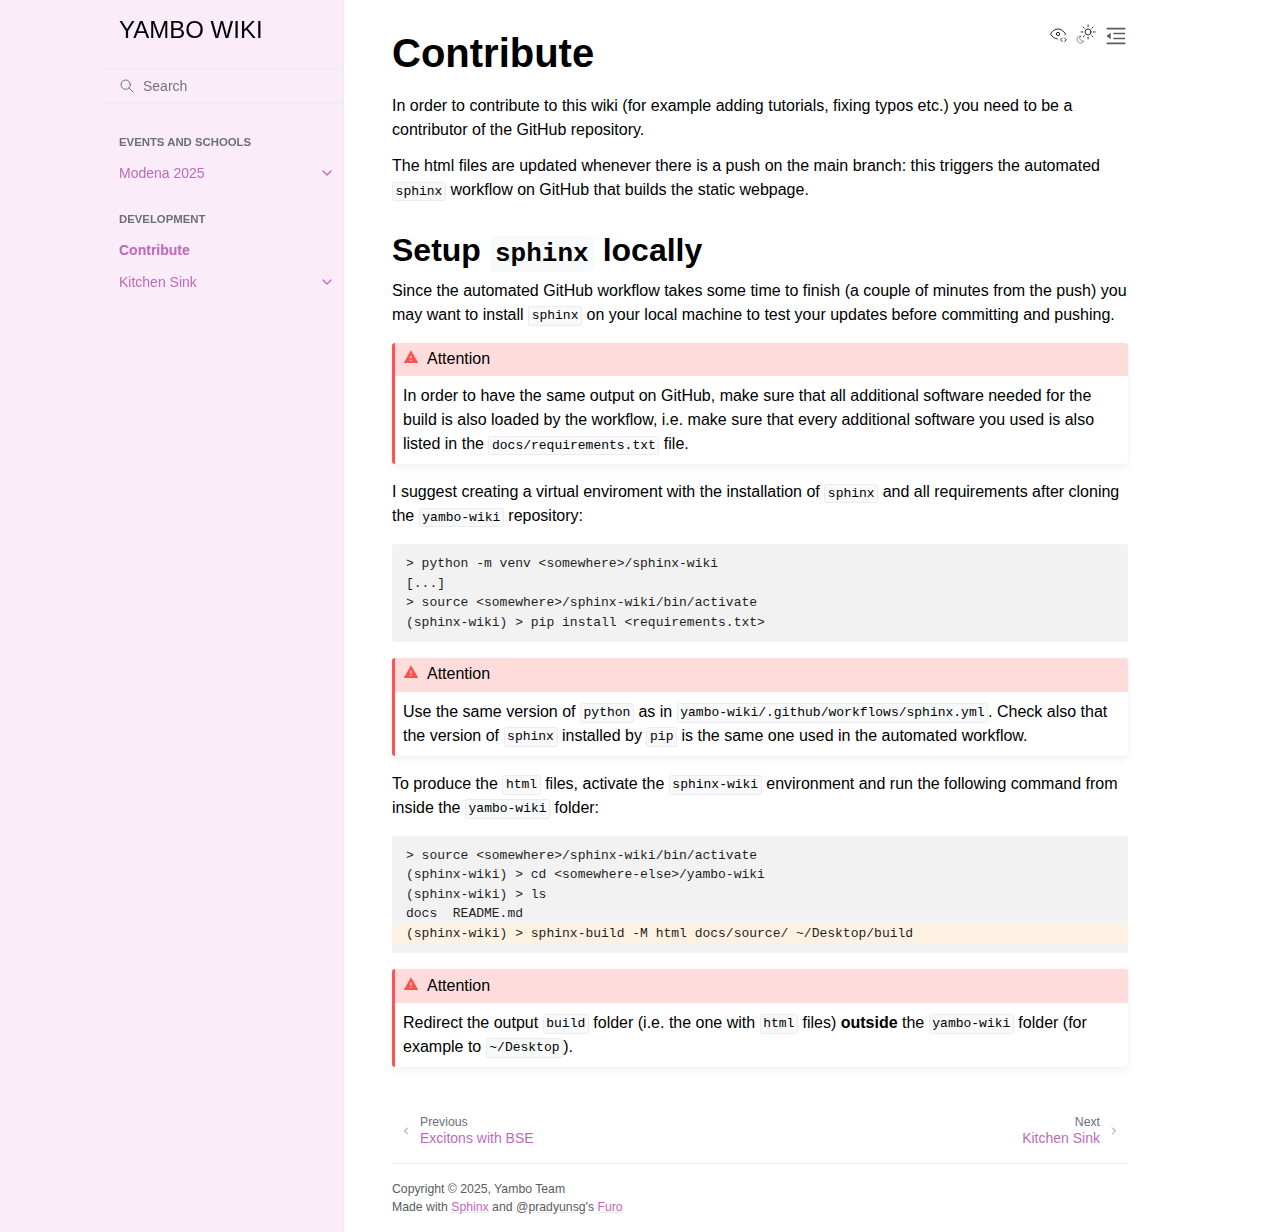
<file: development/index_contribute.html>
<!doctype html>
<html class="no-js" lang="en" data-content_root="../">
  <head><meta charset="utf-8">
    <meta name="viewport" content="width=device-width,initial-scale=1">
    <meta name="color-scheme" content="light dark"><meta name="viewport" content="width=device-width, initial-scale=1" />
<link rel="index" title="Index" href="../genindex.html"><link rel="search" title="Search" href="../search.html"><link rel="next" title="Kitchen Sink" href="index_kitchen_sink.html"><link rel="prev" title="Excitons with BSE" href="../events_and_schools/Modena2025/day3_0_bse.html">

    <!-- Generated with Sphinx 8.2.3 and Furo 2025.09.25 -->
        <title>Contribute - YAMBO WIKI</title>
      <link rel="stylesheet" type="text/css" href="../_static/pygments.css?v=d111a655" />
    <link rel="stylesheet" type="text/css" href="../_static/styles/furo.css?v=580074bf" />
    <link rel="stylesheet" type="text/css" href="../_static/togglebutton.css?v=13237357" />
    <link rel="stylesheet" type="text/css" href="../_static/sphinx-design.min.css?v=95c83b7e" />
    <link rel="stylesheet" type="text/css" href="../_static/styles/furo-extensions.css?v=8dab3a3b" />
    <link rel="stylesheet" type="text/css" href="../_static/custom.css?v=26ca8203" />
    
    


<style>
  body {
    --color-code-background: #f2f2f2;
  --color-code-foreground: #1e1e1e;
  --admonition-font-size: 1.0rem;
  --admonition-title-font-size: 1.0rem;
  --color-brand-primary: #BF69BB;
  --color-brand-content: #BF69BB;
  --color-background-secondary: #faedf9;
  --color-card-marginals-background: #faedf9;
  --color-inline-code-background: #f8f9fb;
  --color-highlight-on-target: #f7b5b8;
  --color-highlighted-background: #f7b5b8;
  
  }
  @media not print {
    body[data-theme="dark"] {
      --color-code-background: #202020;
  --color-code-foreground: #d0d0d0;
  --admonition-font-size: 1.0rem;
  --admonition-title-font-size: 1.0rem;
  --color-brand-primary: #BF69BB;
  --color-brand-content: #BF69BB;
  --color-background-secondary: #2e122d;
  --color-card-marginals-background: #2e122d;
  --color-inline-code-background: #1f2024;
  --color-highlight-on-target: #a85458;
  --color-highlighted-background: #a85458;
  
    }
    @media (prefers-color-scheme: dark) {
      body:not([data-theme="light"]) {
        --color-code-background: #202020;
  --color-code-foreground: #d0d0d0;
  --admonition-font-size: 1.0rem;
  --admonition-title-font-size: 1.0rem;
  --color-brand-primary: #BF69BB;
  --color-brand-content: #BF69BB;
  --color-background-secondary: #2e122d;
  --color-card-marginals-background: #2e122d;
  --color-inline-code-background: #1f2024;
  --color-highlight-on-target: #a85458;
  --color-highlighted-background: #a85458;
  
      }
    }
  }
</style></head>
  <body>
    
    <script>
      document.body.dataset.theme = localStorage.getItem("theme") || "auto";
    </script>
    

<svg xmlns="http://www.w3.org/2000/svg" style="display: none;">
  <symbol id="svg-toc" viewBox="0 0 24 24">
    <title>Contents</title>
    <svg stroke="currentColor" fill="currentColor" stroke-width="0" viewBox="0 0 1024 1024">
      <path d="M408 442h480c4.4 0 8-3.6 8-8v-56c0-4.4-3.6-8-8-8H408c-4.4 0-8 3.6-8 8v56c0 4.4 3.6 8 8 8zm-8 204c0 4.4 3.6 8 8 8h480c4.4 0 8-3.6 8-8v-56c0-4.4-3.6-8-8-8H408c-4.4 0-8 3.6-8 8v56zm504-486H120c-4.4 0-8 3.6-8 8v56c0 4.4 3.6 8 8 8h784c4.4 0 8-3.6 8-8v-56c0-4.4-3.6-8-8-8zm0 632H120c-4.4 0-8 3.6-8 8v56c0 4.4 3.6 8 8 8h784c4.4 0 8-3.6 8-8v-56c0-4.4-3.6-8-8-8zM115.4 518.9L271.7 642c5.8 4.6 14.4.5 14.4-6.9V388.9c0-7.4-8.5-11.5-14.4-6.9L115.4 505.1a8.74 8.74 0 0 0 0 13.8z"/>
    </svg>
  </symbol>
  <symbol id="svg-menu" viewBox="0 0 24 24">
    <title>Menu</title>
    <svg xmlns="http://www.w3.org/2000/svg" viewBox="0 0 24 24" fill="none" stroke="currentColor"
      stroke-width="2" stroke-linecap="round" stroke-linejoin="round" class="feather-menu">
      <line x1="3" y1="12" x2="21" y2="12"></line>
      <line x1="3" y1="6" x2="21" y2="6"></line>
      <line x1="3" y1="18" x2="21" y2="18"></line>
    </svg>
  </symbol>
  <symbol id="svg-arrow-right" viewBox="0 0 24 24">
    <title>Expand</title>
    <svg xmlns="http://www.w3.org/2000/svg" viewBox="0 0 24 24" fill="none" stroke="currentColor"
      stroke-width="2" stroke-linecap="round" stroke-linejoin="round" class="feather-chevron-right">
      <polyline points="9 18 15 12 9 6"></polyline>
    </svg>
  </symbol>
  <symbol id="svg-sun" viewBox="0 0 24 24">
    <title>Light mode</title>
    <svg xmlns="http://www.w3.org/2000/svg" viewBox="0 0 24 24" fill="none" stroke="currentColor"
      stroke-width="1" stroke-linecap="round" stroke-linejoin="round" class="feather-sun">
      <circle cx="12" cy="12" r="5"></circle>
      <line x1="12" y1="1" x2="12" y2="3"></line>
      <line x1="12" y1="21" x2="12" y2="23"></line>
      <line x1="4.22" y1="4.22" x2="5.64" y2="5.64"></line>
      <line x1="18.36" y1="18.36" x2="19.78" y2="19.78"></line>
      <line x1="1" y1="12" x2="3" y2="12"></line>
      <line x1="21" y1="12" x2="23" y2="12"></line>
      <line x1="4.22" y1="19.78" x2="5.64" y2="18.36"></line>
      <line x1="18.36" y1="5.64" x2="19.78" y2="4.22"></line>
    </svg>
  </symbol>
  <symbol id="svg-moon" viewBox="0 0 24 24">
    <title>Dark mode</title>
    <svg xmlns="http://www.w3.org/2000/svg" viewBox="0 0 24 24" fill="none" stroke="currentColor"
      stroke-width="1" stroke-linecap="round" stroke-linejoin="round" class="icon-tabler-moon">
      <path stroke="none" d="M0 0h24v24H0z" fill="none" />
      <path d="M12 3c.132 0 .263 0 .393 0a7.5 7.5 0 0 0 7.92 12.446a9 9 0 1 1 -8.313 -12.454z" />
    </svg>
  </symbol>
  <symbol id="svg-sun-with-moon" viewBox="0 0 24 24">
    <title>Auto light/dark, in light mode</title>
    <svg xmlns="http://www.w3.org/2000/svg" viewBox="0 0 24 24" fill="none" stroke="currentColor"
      stroke-width="1" stroke-linecap="round" stroke-linejoin="round"
      class="icon-custom-derived-from-feather-sun-and-tabler-moon">
      <path style="opacity: 50%" d="M 5.411 14.504 C 5.471 14.504 5.532 14.504 5.591 14.504 C 3.639 16.319 4.383 19.569 6.931 20.352 C 7.693 20.586 8.512 20.551 9.25 20.252 C 8.023 23.207 4.056 23.725 2.11 21.184 C 0.166 18.642 1.702 14.949 4.874 14.536 C 5.051 14.512 5.231 14.5 5.411 14.5 L 5.411 14.504 Z"/>
      <line x1="14.5" y1="3.25" x2="14.5" y2="1.25"/>
      <line x1="14.5" y1="15.85" x2="14.5" y2="17.85"/>
      <line x1="10.044" y1="5.094" x2="8.63" y2="3.68"/>
      <line x1="19" y1="14.05" x2="20.414" y2="15.464"/>
      <line x1="8.2" y1="9.55" x2="6.2" y2="9.55"/>
      <line x1="20.8" y1="9.55" x2="22.8" y2="9.55"/>
      <line x1="10.044" y1="14.006" x2="8.63" y2="15.42"/>
      <line x1="19" y1="5.05" x2="20.414" y2="3.636"/>
      <circle cx="14.5" cy="9.55" r="3.6"/>
    </svg>
  </symbol>
  <symbol id="svg-moon-with-sun" viewBox="0 0 24 24">
    <title>Auto light/dark, in dark mode</title>
    <svg xmlns="http://www.w3.org/2000/svg" viewBox="0 0 24 24" fill="none" stroke="currentColor"
      stroke-width="1" stroke-linecap="round" stroke-linejoin="round"
      class="icon-custom-derived-from-feather-sun-and-tabler-moon">
      <path d="M 8.282 7.007 C 8.385 7.007 8.494 7.007 8.595 7.007 C 5.18 10.184 6.481 15.869 10.942 17.24 C 12.275 17.648 13.706 17.589 15 17.066 C 12.851 22.236 5.91 23.143 2.505 18.696 C -0.897 14.249 1.791 7.786 7.342 7.063 C 7.652 7.021 7.965 7 8.282 7 L 8.282 7.007 Z"/>
      <line style="opacity: 50%" x1="18" y1="3.705" x2="18" y2="2.5"/>
      <line style="opacity: 50%" x1="18" y1="11.295" x2="18" y2="12.5"/>
      <line style="opacity: 50%" x1="15.316" y1="4.816" x2="14.464" y2="3.964"/>
      <line style="opacity: 50%" x1="20.711" y1="10.212" x2="21.563" y2="11.063"/>
      <line style="opacity: 50%" x1="14.205" y1="7.5" x2="13.001" y2="7.5"/>
      <line style="opacity: 50%" x1="21.795" y1="7.5" x2="23" y2="7.5"/>
      <line style="opacity: 50%" x1="15.316" y1="10.184" x2="14.464" y2="11.036"/>
      <line style="opacity: 50%" x1="20.711" y1="4.789" x2="21.563" y2="3.937"/>
      <circle style="opacity: 50%" cx="18" cy="7.5" r="2.169"/>
    </svg>
  </symbol>
  <symbol id="svg-pencil" viewBox="0 0 24 24">
    <svg xmlns="http://www.w3.org/2000/svg" viewBox="0 0 24 24" fill="none" stroke="currentColor"
      stroke-width="1" stroke-linecap="round" stroke-linejoin="round" class="icon-tabler-pencil-code">
      <path d="M4 20h4l10.5 -10.5a2.828 2.828 0 1 0 -4 -4l-10.5 10.5v4" />
      <path d="M13.5 6.5l4 4" />
      <path d="M20 21l2 -2l-2 -2" />
      <path d="M17 17l-2 2l2 2" />
    </svg>
  </symbol>
  <symbol id="svg-eye" viewBox="0 0 24 24">
    <svg xmlns="http://www.w3.org/2000/svg" viewBox="0 0 24 24" fill="none" stroke="currentColor"
      stroke-width="1" stroke-linecap="round" stroke-linejoin="round" class="icon-tabler-eye-code">
      <path stroke="none" d="M0 0h24v24H0z" fill="none" />
      <path d="M10 12a2 2 0 1 0 4 0a2 2 0 0 0 -4 0" />
      <path
        d="M11.11 17.958c-3.209 -.307 -5.91 -2.293 -8.11 -5.958c2.4 -4 5.4 -6 9 -6c3.6 0 6.6 2 9 6c-.21 .352 -.427 .688 -.647 1.008" />
      <path d="M20 21l2 -2l-2 -2" />
      <path d="M17 17l-2 2l2 2" />
    </svg>
  </symbol>
</svg>

<input type="checkbox" class="sidebar-toggle" name="__navigation" id="__navigation" aria-label="Toggle site navigation sidebar">
<input type="checkbox" class="sidebar-toggle" name="__toc" id="__toc" aria-label="Toggle table of contents sidebar">
<label class="overlay sidebar-overlay" for="__navigation"></label>
<label class="overlay toc-overlay" for="__toc"></label>

<a class="skip-to-content muted-link" href="#furo-main-content">Skip to content</a>



<div class="page">
  <header class="mobile-header">
    <div class="header-left">
      <label class="nav-overlay-icon" for="__navigation">
        <span class="icon"><svg><use href="#svg-menu"></use></svg></span>
      </label>
    </div>
    <div class="header-center">
      <a href="../index.html"><div class="brand">YAMBO WIKI</div></a>
    </div>
    <div class="header-right">
      <div class="theme-toggle-container theme-toggle-header">
        <button class="theme-toggle" aria-label="Toggle Light / Dark / Auto color theme">
          <svg class="theme-icon-when-auto-light"><use href="#svg-sun-with-moon"></use></svg>
          <svg class="theme-icon-when-auto-dark"><use href="#svg-moon-with-sun"></use></svg>
          <svg class="theme-icon-when-dark"><use href="#svg-moon"></use></svg>
          <svg class="theme-icon-when-light"><use href="#svg-sun"></use></svg>
        </button>
      </div>
      <label class="toc-overlay-icon toc-header-icon" for="__toc">
        <span class="icon"><svg><use href="#svg-toc"></use></svg></span>
      </label>
    </div>
  </header>
  <aside class="sidebar-drawer">
    <div class="sidebar-container">
      
      <div class="sidebar-sticky"><a class="sidebar-brand" href="../index.html">
  
  <span class="sidebar-brand-text">YAMBO WIKI</span>
  
</a><form class="sidebar-search-container" method="get" action="../search.html" role="search">
  <input class="sidebar-search" placeholder="Search" name="q" aria-label="Search">
  <input type="hidden" name="check_keywords" value="yes">
  <input type="hidden" name="area" value="default">
</form>
<div id="searchbox"></div><div class="sidebar-scroll"><div class="sidebar-tree">
  <p class="caption" role="heading"><span class="caption-text">Events and schools</span></p>
<ul>
<li class="toctree-l1 has-children"><a class="reference internal" href="../events_and_schools/Modena2025/index_schools_modena2025.html">Modena 2025</a><input aria-label="Toggle navigation of Modena 2025" class="toctree-checkbox" id="toctree-checkbox-1" name="toctree-checkbox-1" role="switch" type="checkbox"/><label for="toctree-checkbox-1"><span class="icon"><svg><use href="#svg-arrow-right"></use></svg></span></label><ul>
<li class="toctree-l2"><a class="reference internal" href="../events_and_schools/Modena2025/day1_0_p2y.html">Run p2y</a></li>
<li class="toctree-l2"><a class="reference internal" href="../events_and_schools/Modena2025/day1_1_setup.html">YAMBO setup</a></li>
<li class="toctree-l2"><a class="reference internal" href="../events_and_schools/Modena2025/day2_0_gw.html">GW quasiparticle corrections</a></li>
<li class="toctree-l2"><a class="reference internal" href="../events_and_schools/Modena2025/day3_0_bse.html">Excitons with BSE</a></li>
</ul>
</li>
</ul>
<p class="caption" role="heading"><span class="caption-text">Development</span></p>
<ul class="current">
<li class="toctree-l1 current current-page"><a class="current reference internal" href="#">Contribute</a></li>
<li class="toctree-l1 has-children"><a class="reference internal" href="index_kitchen_sink.html">Kitchen Sink</a><input aria-label="Toggle navigation of Kitchen Sink" class="toctree-checkbox" id="toctree-checkbox-2" name="toctree-checkbox-2" role="switch" type="checkbox"/><label for="toctree-checkbox-2"><span class="icon"><svg><use href="#svg-arrow-right"></use></svg></span></label><ul>
<li class="toctree-l2"><a class="reference internal" href="text_elements.html">Text elements</a></li>
<li class="toctree-l2"><a class="reference internal" href="admonitions.html">Admonitions</a></li>
<li class="toctree-l2"><a class="reference internal" href="codeblocks.html">Showing code</a></li>
<li class="toctree-l2"><a class="reference internal" href="math.html">Math</a></li>
<li class="toctree-l2"><a class="reference internal" href="sphinx_design.html"><code class="docutils literal notranslate"><span class="pre">sphinx-design</span></code> elements</a></li>
</ul>
</li>
</ul>

</div>
</div>

      </div>
      
    </div>
  </aside>
  <div class="main">
    <div class="content">
      <div class="article-container">
        <a href="#" class="back-to-top muted-link">
          <svg xmlns="http://www.w3.org/2000/svg" viewBox="0 0 24 24">
            <path d="M13 20h-2V8l-5.5 5.5-1.42-1.42L12 4.16l7.92 7.92-1.42 1.42L13 8v12z"></path>
          </svg>
          <span>Back to top</span>
        </a>
        <div class="content-icon-container">
          <div class="view-this-page">
  <a class="muted-link" href="../_sources/development/index_contribute.rst.txt" title="View this page">
    <svg><use href="#svg-eye"></use></svg>
    <span class="visually-hidden">View this page</span>
  </a>
</div>
<div class="theme-toggle-container theme-toggle-content">
            <button class="theme-toggle" aria-label="Toggle Light / Dark / Auto color theme">
              <svg class="theme-icon-when-auto-light"><use href="#svg-sun-with-moon"></use></svg>
              <svg class="theme-icon-when-auto-dark"><use href="#svg-moon-with-sun"></use></svg>
              <svg class="theme-icon-when-dark"><use href="#svg-moon"></use></svg>
              <svg class="theme-icon-when-light"><use href="#svg-sun"></use></svg>
            </button>
          </div>
          <label class="toc-overlay-icon toc-content-icon" for="__toc">
            <span class="icon"><svg><use href="#svg-toc"></use></svg></span>
          </label>
        </div>
        <article role="main" id="furo-main-content">
          <section id="contribute">
<h1>Contribute<a class="headerlink" href="#contribute" title="Link to this heading">¶</a></h1>
<p>In order to contribute to this wiki (for example adding tutorials, fixing typos etc.) you need to be a contributor of the GitHub repository.</p>
<p>The html files are updated whenever there is a push on the main branch: this triggers the automated <code class="docutils literal notranslate"><span class="pre">sphinx</span></code> workflow on GitHub that builds the static webpage.</p>
<section id="setup-sphinx-locally">
<h2>Setup <code class="docutils literal notranslate"><span class="pre">sphinx</span></code> locally<a class="headerlink" href="#setup-sphinx-locally" title="Link to this heading">¶</a></h2>
<p>Since the automated GitHub workflow takes some time to finish (a couple of minutes from the push) you may want to install <code class="docutils literal notranslate"><span class="pre">sphinx</span></code> on your local machine to test your updates before committing and pushing.</p>
<div class="admonition attention">
<p class="admonition-title">Attention</p>
<p>In order to have the same output on GitHub, make sure that all additional software needed for the build is also loaded by the workflow, i.e. make sure that every additional software you used is also listed in the <code class="docutils literal notranslate"><span class="pre">docs/requirements.txt</span></code> file.</p>
</div>
<p>I suggest creating a virtual enviroment with the installation of <code class="docutils literal notranslate"><span class="pre">sphinx</span></code> and all requirements after cloning the <code class="docutils literal notranslate"><span class="pre">yambo-wiki</span></code> repository:</p>
<div class="highlight-none notranslate"><div class="highlight"><pre><span></span>&gt; python -m venv &lt;somewhere&gt;/sphinx-wiki
[...]
&gt; source &lt;somewhere&gt;/sphinx-wiki/bin/activate
(sphinx-wiki) &gt; pip install &lt;requirements.txt&gt;
</pre></div>
</div>
<div class="admonition attention">
<p class="admonition-title">Attention</p>
<p>Use the same version of <code class="docutils literal notranslate"><span class="pre">python</span></code> as in <code class="docutils literal notranslate"><span class="pre">yambo-wiki/.github/workflows/sphinx.yml</span></code>. Check also that the version of <code class="docutils literal notranslate"><span class="pre">sphinx</span></code> installed by <code class="docutils literal notranslate"><span class="pre">pip</span></code> is the same one used in the automated workflow.</p>
</div>
<p>To produce the <code class="docutils literal notranslate"><span class="pre">html</span></code> files, activate the <code class="docutils literal notranslate"><span class="pre">sphinx-wiki</span></code> environment and run the following command from inside the <code class="docutils literal notranslate"><span class="pre">yambo-wiki</span></code> folder:</p>
<div class="highlight-none notranslate"><div class="highlight"><pre><span></span>&gt; source &lt;somewhere&gt;/sphinx-wiki/bin/activate
(sphinx-wiki) &gt; cd &lt;somewhere-else&gt;/yambo-wiki
(sphinx-wiki) &gt; ls
docs  README.md
<span class="hll">(sphinx-wiki) &gt; sphinx-build -M html docs/source/ ~/Desktop/build
</span></pre></div>
</div>
<div class="admonition attention">
<p class="admonition-title">Attention</p>
<p>Redirect the output <code class="docutils literal notranslate"><span class="pre">build</span></code> folder (i.e. the one with <code class="docutils literal notranslate"><span class="pre">html</span></code> files) <strong>outside</strong> the <code class="docutils literal notranslate"><span class="pre">yambo-wiki</span></code> folder (for example to <code class="docutils literal notranslate"><span class="pre">~/Desktop</span></code>).</p>
</div>
</section>
</section>

        </article>
      </div>
      <footer>
        
        <div class="related-pages">
          <a class="next-page" href="index_kitchen_sink.html">
              <div class="page-info">
                <div class="context">
                  <span>Next</span>
                </div>
                <div class="title">Kitchen Sink</div>
              </div>
              <svg class="furo-related-icon"><use href="#svg-arrow-right"></use></svg>
            </a>
          <a class="prev-page" href="../events_and_schools/Modena2025/day3_0_bse.html">
              <svg class="furo-related-icon"><use href="#svg-arrow-right"></use></svg>
              <div class="page-info">
                <div class="context">
                  <span>Previous</span>
                </div>
                
                <div class="title">Excitons with BSE</div>
                
              </div>
            </a>
        </div>
        <div class="bottom-of-page">
          <div class="left-details">
            <div class="copyright">
                Copyright &#169; 2025, Yambo Team
            </div>
            Made with <a href="https://www.sphinx-doc.org/">Sphinx</a> and <a class="muted-link" href="https://pradyunsg.me">@pradyunsg</a>'s
            
            <a href="https://github.com/pradyunsg/furo">Furo</a>
            
          </div>
          <div class="right-details">
            
          </div>
        </div>
        
      </footer>
    </div>
    <aside class="toc-drawer">
      
      
      <div class="toc-sticky toc-scroll">
        <div class="toc-title-container">
          <span class="toc-title">
            On this page
          </span>
        </div>
        <div class="toc-tree-container">
          <div class="toc-tree">
            <ul>
<li><a class="reference internal" href="#">Contribute</a><ul>
<li><a class="reference internal" href="#setup-sphinx-locally">Setup <code class="docutils literal notranslate"><span class="pre">sphinx</span></code> locally</a></li>
</ul>
</li>
</ul>

          </div>
        </div>
      </div>
      
      
    </aside>
  </div>
</div><script src="../_static/documentation_options.js?v=5929fcd5"></script>
    <script src="../_static/doctools.js?v=9bcbadda"></script>
    <script src="../_static/sphinx_highlight.js?v=dc90522c"></script>
    <script src="../_static/scripts/furo.js?v=46bd48cc"></script>
    <script>let toggleHintShow = ' ';</script>
    <script>let toggleHintHide = ' ';</script>
    <script>let toggleOpenOnPrint = 'true';</script>
    <script src="../_static/togglebutton.js?v=4a39c7ea"></script>
    <script src="../_static/design-tabs.js?v=f930bc37"></script>
    <script>var togglebuttonSelector = '.toggle, .admonition.dropdown';</script>
    </body>
</html>
</file>
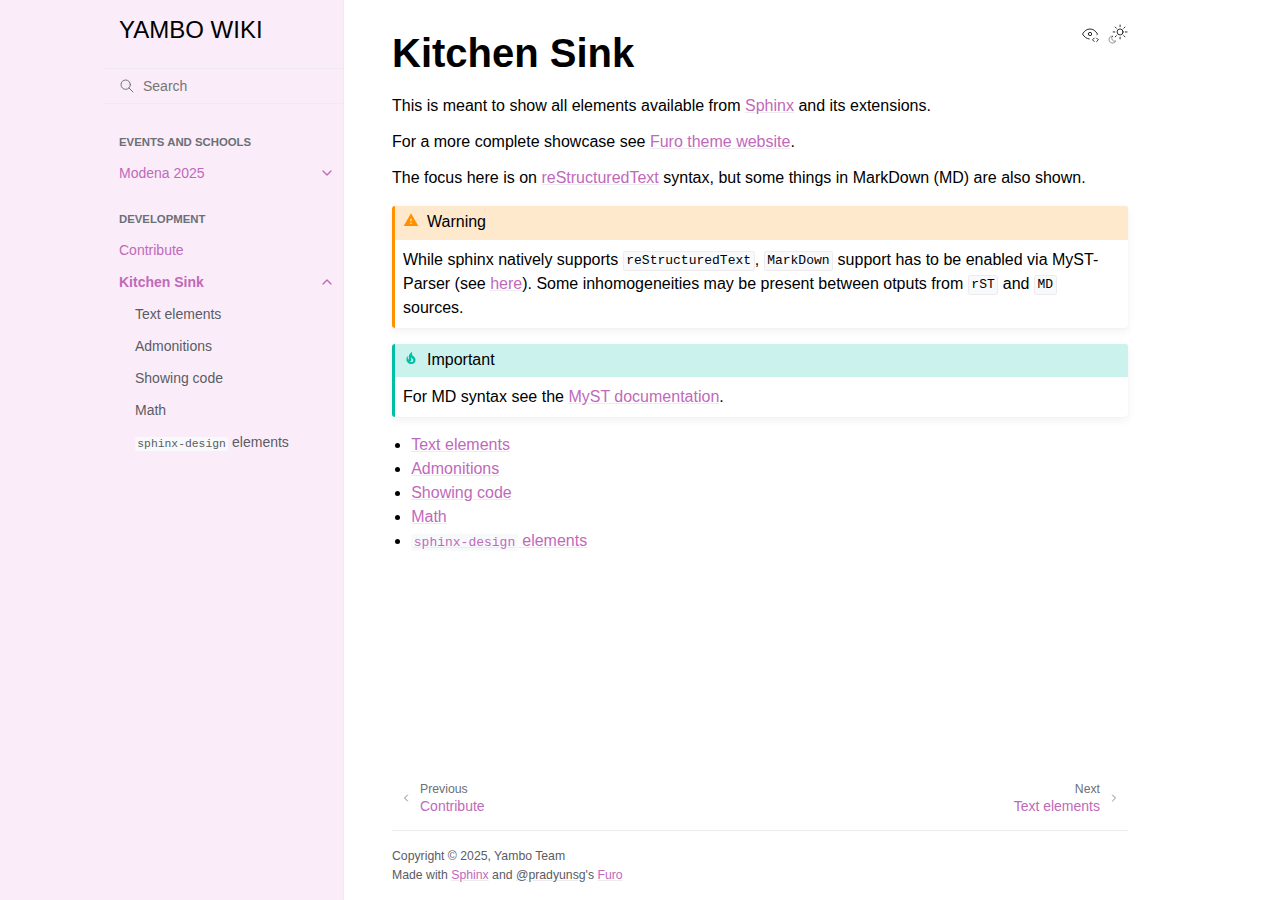
<file: development/index_kitchen_sink.html>
<!doctype html>
<html class="no-js" lang="en" data-content_root="../">
  <head><meta charset="utf-8">
    <meta name="viewport" content="width=device-width,initial-scale=1">
    <meta name="color-scheme" content="light dark"><meta name="viewport" content="width=device-width, initial-scale=1" />
<link rel="index" title="Index" href="../genindex.html"><link rel="search" title="Search" href="../search.html"><link rel="next" title="Text elements" href="text_elements.html"><link rel="prev" title="Contribute" href="index_contribute.html">

    <!-- Generated with Sphinx 8.2.3 and Furo 2025.09.25 -->
        <title>Kitchen Sink - YAMBO WIKI</title>
      <link rel="stylesheet" type="text/css" href="../_static/pygments.css?v=d111a655" />
    <link rel="stylesheet" type="text/css" href="../_static/styles/furo.css?v=580074bf" />
    <link rel="stylesheet" type="text/css" href="../_static/togglebutton.css?v=13237357" />
    <link rel="stylesheet" type="text/css" href="../_static/sphinx-design.min.css?v=95c83b7e" />
    <link rel="stylesheet" type="text/css" href="../_static/styles/furo-extensions.css?v=8dab3a3b" />
    <link rel="stylesheet" type="text/css" href="../_static/custom.css?v=26ca8203" />
    
    


<style>
  body {
    --color-code-background: #f2f2f2;
  --color-code-foreground: #1e1e1e;
  --admonition-font-size: 1.0rem;
  --admonition-title-font-size: 1.0rem;
  --color-brand-primary: #BF69BB;
  --color-brand-content: #BF69BB;
  --color-background-secondary: #faedf9;
  --color-card-marginals-background: #faedf9;
  --color-inline-code-background: #f8f9fb;
  --color-highlight-on-target: #f7b5b8;
  --color-highlighted-background: #f7b5b8;
  
  }
  @media not print {
    body[data-theme="dark"] {
      --color-code-background: #202020;
  --color-code-foreground: #d0d0d0;
  --admonition-font-size: 1.0rem;
  --admonition-title-font-size: 1.0rem;
  --color-brand-primary: #BF69BB;
  --color-brand-content: #BF69BB;
  --color-background-secondary: #2e122d;
  --color-card-marginals-background: #2e122d;
  --color-inline-code-background: #1f2024;
  --color-highlight-on-target: #a85458;
  --color-highlighted-background: #a85458;
  
    }
    @media (prefers-color-scheme: dark) {
      body:not([data-theme="light"]) {
        --color-code-background: #202020;
  --color-code-foreground: #d0d0d0;
  --admonition-font-size: 1.0rem;
  --admonition-title-font-size: 1.0rem;
  --color-brand-primary: #BF69BB;
  --color-brand-content: #BF69BB;
  --color-background-secondary: #2e122d;
  --color-card-marginals-background: #2e122d;
  --color-inline-code-background: #1f2024;
  --color-highlight-on-target: #a85458;
  --color-highlighted-background: #a85458;
  
      }
    }
  }
</style></head>
  <body>
    
    <script>
      document.body.dataset.theme = localStorage.getItem("theme") || "auto";
    </script>
    

<svg xmlns="http://www.w3.org/2000/svg" style="display: none;">
  <symbol id="svg-toc" viewBox="0 0 24 24">
    <title>Contents</title>
    <svg stroke="currentColor" fill="currentColor" stroke-width="0" viewBox="0 0 1024 1024">
      <path d="M408 442h480c4.4 0 8-3.6 8-8v-56c0-4.4-3.6-8-8-8H408c-4.4 0-8 3.6-8 8v56c0 4.4 3.6 8 8 8zm-8 204c0 4.4 3.6 8 8 8h480c4.4 0 8-3.6 8-8v-56c0-4.4-3.6-8-8-8H408c-4.4 0-8 3.6-8 8v56zm504-486H120c-4.4 0-8 3.6-8 8v56c0 4.4 3.6 8 8 8h784c4.4 0 8-3.6 8-8v-56c0-4.4-3.6-8-8-8zm0 632H120c-4.4 0-8 3.6-8 8v56c0 4.4 3.6 8 8 8h784c4.4 0 8-3.6 8-8v-56c0-4.4-3.6-8-8-8zM115.4 518.9L271.7 642c5.8 4.6 14.4.5 14.4-6.9V388.9c0-7.4-8.5-11.5-14.4-6.9L115.4 505.1a8.74 8.74 0 0 0 0 13.8z"/>
    </svg>
  </symbol>
  <symbol id="svg-menu" viewBox="0 0 24 24">
    <title>Menu</title>
    <svg xmlns="http://www.w3.org/2000/svg" viewBox="0 0 24 24" fill="none" stroke="currentColor"
      stroke-width="2" stroke-linecap="round" stroke-linejoin="round" class="feather-menu">
      <line x1="3" y1="12" x2="21" y2="12"></line>
      <line x1="3" y1="6" x2="21" y2="6"></line>
      <line x1="3" y1="18" x2="21" y2="18"></line>
    </svg>
  </symbol>
  <symbol id="svg-arrow-right" viewBox="0 0 24 24">
    <title>Expand</title>
    <svg xmlns="http://www.w3.org/2000/svg" viewBox="0 0 24 24" fill="none" stroke="currentColor"
      stroke-width="2" stroke-linecap="round" stroke-linejoin="round" class="feather-chevron-right">
      <polyline points="9 18 15 12 9 6"></polyline>
    </svg>
  </symbol>
  <symbol id="svg-sun" viewBox="0 0 24 24">
    <title>Light mode</title>
    <svg xmlns="http://www.w3.org/2000/svg" viewBox="0 0 24 24" fill="none" stroke="currentColor"
      stroke-width="1" stroke-linecap="round" stroke-linejoin="round" class="feather-sun">
      <circle cx="12" cy="12" r="5"></circle>
      <line x1="12" y1="1" x2="12" y2="3"></line>
      <line x1="12" y1="21" x2="12" y2="23"></line>
      <line x1="4.22" y1="4.22" x2="5.64" y2="5.64"></line>
      <line x1="18.36" y1="18.36" x2="19.78" y2="19.78"></line>
      <line x1="1" y1="12" x2="3" y2="12"></line>
      <line x1="21" y1="12" x2="23" y2="12"></line>
      <line x1="4.22" y1="19.78" x2="5.64" y2="18.36"></line>
      <line x1="18.36" y1="5.64" x2="19.78" y2="4.22"></line>
    </svg>
  </symbol>
  <symbol id="svg-moon" viewBox="0 0 24 24">
    <title>Dark mode</title>
    <svg xmlns="http://www.w3.org/2000/svg" viewBox="0 0 24 24" fill="none" stroke="currentColor"
      stroke-width="1" stroke-linecap="round" stroke-linejoin="round" class="icon-tabler-moon">
      <path stroke="none" d="M0 0h24v24H0z" fill="none" />
      <path d="M12 3c.132 0 .263 0 .393 0a7.5 7.5 0 0 0 7.92 12.446a9 9 0 1 1 -8.313 -12.454z" />
    </svg>
  </symbol>
  <symbol id="svg-sun-with-moon" viewBox="0 0 24 24">
    <title>Auto light/dark, in light mode</title>
    <svg xmlns="http://www.w3.org/2000/svg" viewBox="0 0 24 24" fill="none" stroke="currentColor"
      stroke-width="1" stroke-linecap="round" stroke-linejoin="round"
      class="icon-custom-derived-from-feather-sun-and-tabler-moon">
      <path style="opacity: 50%" d="M 5.411 14.504 C 5.471 14.504 5.532 14.504 5.591 14.504 C 3.639 16.319 4.383 19.569 6.931 20.352 C 7.693 20.586 8.512 20.551 9.25 20.252 C 8.023 23.207 4.056 23.725 2.11 21.184 C 0.166 18.642 1.702 14.949 4.874 14.536 C 5.051 14.512 5.231 14.5 5.411 14.5 L 5.411 14.504 Z"/>
      <line x1="14.5" y1="3.25" x2="14.5" y2="1.25"/>
      <line x1="14.5" y1="15.85" x2="14.5" y2="17.85"/>
      <line x1="10.044" y1="5.094" x2="8.63" y2="3.68"/>
      <line x1="19" y1="14.05" x2="20.414" y2="15.464"/>
      <line x1="8.2" y1="9.55" x2="6.2" y2="9.55"/>
      <line x1="20.8" y1="9.55" x2="22.8" y2="9.55"/>
      <line x1="10.044" y1="14.006" x2="8.63" y2="15.42"/>
      <line x1="19" y1="5.05" x2="20.414" y2="3.636"/>
      <circle cx="14.5" cy="9.55" r="3.6"/>
    </svg>
  </symbol>
  <symbol id="svg-moon-with-sun" viewBox="0 0 24 24">
    <title>Auto light/dark, in dark mode</title>
    <svg xmlns="http://www.w3.org/2000/svg" viewBox="0 0 24 24" fill="none" stroke="currentColor"
      stroke-width="1" stroke-linecap="round" stroke-linejoin="round"
      class="icon-custom-derived-from-feather-sun-and-tabler-moon">
      <path d="M 8.282 7.007 C 8.385 7.007 8.494 7.007 8.595 7.007 C 5.18 10.184 6.481 15.869 10.942 17.24 C 12.275 17.648 13.706 17.589 15 17.066 C 12.851 22.236 5.91 23.143 2.505 18.696 C -0.897 14.249 1.791 7.786 7.342 7.063 C 7.652 7.021 7.965 7 8.282 7 L 8.282 7.007 Z"/>
      <line style="opacity: 50%" x1="18" y1="3.705" x2="18" y2="2.5"/>
      <line style="opacity: 50%" x1="18" y1="11.295" x2="18" y2="12.5"/>
      <line style="opacity: 50%" x1="15.316" y1="4.816" x2="14.464" y2="3.964"/>
      <line style="opacity: 50%" x1="20.711" y1="10.212" x2="21.563" y2="11.063"/>
      <line style="opacity: 50%" x1="14.205" y1="7.5" x2="13.001" y2="7.5"/>
      <line style="opacity: 50%" x1="21.795" y1="7.5" x2="23" y2="7.5"/>
      <line style="opacity: 50%" x1="15.316" y1="10.184" x2="14.464" y2="11.036"/>
      <line style="opacity: 50%" x1="20.711" y1="4.789" x2="21.563" y2="3.937"/>
      <circle style="opacity: 50%" cx="18" cy="7.5" r="2.169"/>
    </svg>
  </symbol>
  <symbol id="svg-pencil" viewBox="0 0 24 24">
    <svg xmlns="http://www.w3.org/2000/svg" viewBox="0 0 24 24" fill="none" stroke="currentColor"
      stroke-width="1" stroke-linecap="round" stroke-linejoin="round" class="icon-tabler-pencil-code">
      <path d="M4 20h4l10.5 -10.5a2.828 2.828 0 1 0 -4 -4l-10.5 10.5v4" />
      <path d="M13.5 6.5l4 4" />
      <path d="M20 21l2 -2l-2 -2" />
      <path d="M17 17l-2 2l2 2" />
    </svg>
  </symbol>
  <symbol id="svg-eye" viewBox="0 0 24 24">
    <svg xmlns="http://www.w3.org/2000/svg" viewBox="0 0 24 24" fill="none" stroke="currentColor"
      stroke-width="1" stroke-linecap="round" stroke-linejoin="round" class="icon-tabler-eye-code">
      <path stroke="none" d="M0 0h24v24H0z" fill="none" />
      <path d="M10 12a2 2 0 1 0 4 0a2 2 0 0 0 -4 0" />
      <path
        d="M11.11 17.958c-3.209 -.307 -5.91 -2.293 -8.11 -5.958c2.4 -4 5.4 -6 9 -6c3.6 0 6.6 2 9 6c-.21 .352 -.427 .688 -.647 1.008" />
      <path d="M20 21l2 -2l-2 -2" />
      <path d="M17 17l-2 2l2 2" />
    </svg>
  </symbol>
</svg>

<input type="checkbox" class="sidebar-toggle" name="__navigation" id="__navigation" aria-label="Toggle site navigation sidebar">
<input type="checkbox" class="sidebar-toggle" name="__toc" id="__toc" aria-label="Toggle table of contents sidebar">
<label class="overlay sidebar-overlay" for="__navigation"></label>
<label class="overlay toc-overlay" for="__toc"></label>

<a class="skip-to-content muted-link" href="#furo-main-content">Skip to content</a>



<div class="page">
  <header class="mobile-header">
    <div class="header-left">
      <label class="nav-overlay-icon" for="__navigation">
        <span class="icon"><svg><use href="#svg-menu"></use></svg></span>
      </label>
    </div>
    <div class="header-center">
      <a href="../index.html"><div class="brand">YAMBO WIKI</div></a>
    </div>
    <div class="header-right">
      <div class="theme-toggle-container theme-toggle-header">
        <button class="theme-toggle" aria-label="Toggle Light / Dark / Auto color theme">
          <svg class="theme-icon-when-auto-light"><use href="#svg-sun-with-moon"></use></svg>
          <svg class="theme-icon-when-auto-dark"><use href="#svg-moon-with-sun"></use></svg>
          <svg class="theme-icon-when-dark"><use href="#svg-moon"></use></svg>
          <svg class="theme-icon-when-light"><use href="#svg-sun"></use></svg>
        </button>
      </div>
      <label class="toc-overlay-icon toc-header-icon no-toc" for="__toc">
        <span class="icon"><svg><use href="#svg-toc"></use></svg></span>
      </label>
    </div>
  </header>
  <aside class="sidebar-drawer">
    <div class="sidebar-container">
      
      <div class="sidebar-sticky"><a class="sidebar-brand" href="../index.html">
  
  <span class="sidebar-brand-text">YAMBO WIKI</span>
  
</a><form class="sidebar-search-container" method="get" action="../search.html" role="search">
  <input class="sidebar-search" placeholder="Search" name="q" aria-label="Search">
  <input type="hidden" name="check_keywords" value="yes">
  <input type="hidden" name="area" value="default">
</form>
<div id="searchbox"></div><div class="sidebar-scroll"><div class="sidebar-tree">
  <p class="caption" role="heading"><span class="caption-text">Events and schools</span></p>
<ul>
<li class="toctree-l1 has-children"><a class="reference internal" href="../events_and_schools/Modena2025/index_schools_modena2025.html">Modena 2025</a><input aria-label="Toggle navigation of Modena 2025" class="toctree-checkbox" id="toctree-checkbox-1" name="toctree-checkbox-1" role="switch" type="checkbox"/><label for="toctree-checkbox-1"><span class="icon"><svg><use href="#svg-arrow-right"></use></svg></span></label><ul>
<li class="toctree-l2"><a class="reference internal" href="../events_and_schools/Modena2025/day1_0_p2y.html">Run p2y</a></li>
<li class="toctree-l2"><a class="reference internal" href="../events_and_schools/Modena2025/day1_1_setup.html">YAMBO setup</a></li>
<li class="toctree-l2"><a class="reference internal" href="../events_and_schools/Modena2025/day2_0_gw.html">GW quasiparticle corrections</a></li>
<li class="toctree-l2"><a class="reference internal" href="../events_and_schools/Modena2025/day3_0_bse.html">Excitons with BSE</a></li>
</ul>
</li>
</ul>
<p class="caption" role="heading"><span class="caption-text">Development</span></p>
<ul class="current">
<li class="toctree-l1"><a class="reference internal" href="index_contribute.html">Contribute</a></li>
<li class="toctree-l1 current has-children current-page"><a class="current reference internal" href="#">Kitchen Sink</a><input aria-label="Toggle navigation of Kitchen Sink" checked="" class="toctree-checkbox" id="toctree-checkbox-2" name="toctree-checkbox-2" role="switch" type="checkbox"/><label for="toctree-checkbox-2"><span class="icon"><svg><use href="#svg-arrow-right"></use></svg></span></label><ul>
<li class="toctree-l2"><a class="reference internal" href="text_elements.html">Text elements</a></li>
<li class="toctree-l2"><a class="reference internal" href="admonitions.html">Admonitions</a></li>
<li class="toctree-l2"><a class="reference internal" href="codeblocks.html">Showing code</a></li>
<li class="toctree-l2"><a class="reference internal" href="math.html">Math</a></li>
<li class="toctree-l2"><a class="reference internal" href="sphinx_design.html"><code class="docutils literal notranslate"><span class="pre">sphinx-design</span></code> elements</a></li>
</ul>
</li>
</ul>

</div>
</div>

      </div>
      
    </div>
  </aside>
  <div class="main">
    <div class="content">
      <div class="article-container">
        <a href="#" class="back-to-top muted-link">
          <svg xmlns="http://www.w3.org/2000/svg" viewBox="0 0 24 24">
            <path d="M13 20h-2V8l-5.5 5.5-1.42-1.42L12 4.16l7.92 7.92-1.42 1.42L13 8v12z"></path>
          </svg>
          <span>Back to top</span>
        </a>
        <div class="content-icon-container">
          <div class="view-this-page">
  <a class="muted-link" href="../_sources/development/index_kitchen_sink.rst.txt" title="View this page">
    <svg><use href="#svg-eye"></use></svg>
    <span class="visually-hidden">View this page</span>
  </a>
</div>
<div class="theme-toggle-container theme-toggle-content">
            <button class="theme-toggle" aria-label="Toggle Light / Dark / Auto color theme">
              <svg class="theme-icon-when-auto-light"><use href="#svg-sun-with-moon"></use></svg>
              <svg class="theme-icon-when-auto-dark"><use href="#svg-moon-with-sun"></use></svg>
              <svg class="theme-icon-when-dark"><use href="#svg-moon"></use></svg>
              <svg class="theme-icon-when-light"><use href="#svg-sun"></use></svg>
            </button>
          </div>
          <label class="toc-overlay-icon toc-content-icon no-toc" for="__toc">
            <span class="icon"><svg><use href="#svg-toc"></use></svg></span>
          </label>
        </div>
        <article role="main" id="furo-main-content">
          <section id="kitchen-sink">
<h1>Kitchen Sink<a class="headerlink" href="#kitchen-sink" title="Link to this heading">¶</a></h1>
<p>This is meant to show all elements available from <a class="reference external" href="https://www.sphinx-doc.org/en/master/">Sphinx</a> and its extensions.</p>
<p>For a more complete showcase see <a class="reference external" href="https://pradyunsg.me/furo/kitchen-sink/">Furo theme website</a>.</p>
<p>The focus here is on
<a class="reference external" href="https://www.sphinx-doc.org/en/master/usage/restructuredtext/index.html">reStructuredText</a>
syntax, but some things in MarkDown (MD) are also shown.</p>
<div class="admonition warning">
<p class="admonition-title">Warning</p>
<p>While sphinx natively supports <code class="docutils literal notranslate"><span class="pre">reStructuredText</span></code>, <code class="docutils literal notranslate"><span class="pre">MarkDown</span></code> support has to be enabled via MyST-Parser (see <a class="reference external" href="https://www.sphinx-doc.org/en/master/usage/markdown.html#markdown">here</a>). Some inhomogeneities may be present between otputs from <code class="docutils literal notranslate"><span class="pre">rST</span></code> and <code class="docutils literal notranslate"><span class="pre">MD</span></code> sources.</p>
</div>
<div class="admonition important">
<p class="admonition-title">Important</p>
<p>For MD syntax see the <a class="reference external" href="https://myst-parser.readthedocs.io/en/latest/syntax/admonitions.html">MyST documentation</a>.</p>
</div>
<div class="toctree-wrapper compound">
<ul>
<li class="toctree-l1"><a class="reference internal" href="text_elements.html">Text elements</a></li>
<li class="toctree-l1"><a class="reference internal" href="admonitions.html">Admonitions</a></li>
<li class="toctree-l1"><a class="reference internal" href="codeblocks.html">Showing code</a></li>
<li class="toctree-l1"><a class="reference internal" href="math.html">Math</a></li>
<li class="toctree-l1"><a class="reference internal" href="sphinx_design.html"><code class="docutils literal notranslate"><span class="pre">sphinx-design</span></code> elements</a></li>
</ul>
</div>
</section>

        </article>
      </div>
      <footer>
        
        <div class="related-pages">
          <a class="next-page" href="text_elements.html">
              <div class="page-info">
                <div class="context">
                  <span>Next</span>
                </div>
                <div class="title">Text elements</div>
              </div>
              <svg class="furo-related-icon"><use href="#svg-arrow-right"></use></svg>
            </a>
          <a class="prev-page" href="index_contribute.html">
              <svg class="furo-related-icon"><use href="#svg-arrow-right"></use></svg>
              <div class="page-info">
                <div class="context">
                  <span>Previous</span>
                </div>
                
                <div class="title">Contribute</div>
                
              </div>
            </a>
        </div>
        <div class="bottom-of-page">
          <div class="left-details">
            <div class="copyright">
                Copyright &#169; 2025, Yambo Team
            </div>
            Made with <a href="https://www.sphinx-doc.org/">Sphinx</a> and <a class="muted-link" href="https://pradyunsg.me">@pradyunsg</a>'s
            
            <a href="https://github.com/pradyunsg/furo">Furo</a>
            
          </div>
          <div class="right-details">
            
          </div>
        </div>
        
      </footer>
    </div>
    <aside class="toc-drawer no-toc">
      
      
      
    </aside>
  </div>
</div><script src="../_static/documentation_options.js?v=5929fcd5"></script>
    <script src="../_static/doctools.js?v=9bcbadda"></script>
    <script src="../_static/sphinx_highlight.js?v=dc90522c"></script>
    <script src="../_static/scripts/furo.js?v=46bd48cc"></script>
    <script>let toggleHintShow = ' ';</script>
    <script>let toggleHintHide = ' ';</script>
    <script>let toggleOpenOnPrint = 'true';</script>
    <script src="../_static/togglebutton.js?v=4a39c7ea"></script>
    <script src="../_static/design-tabs.js?v=f930bc37"></script>
    <script>var togglebuttonSelector = '.toggle, .admonition.dropdown';</script>
    </body>
</html>
</file>
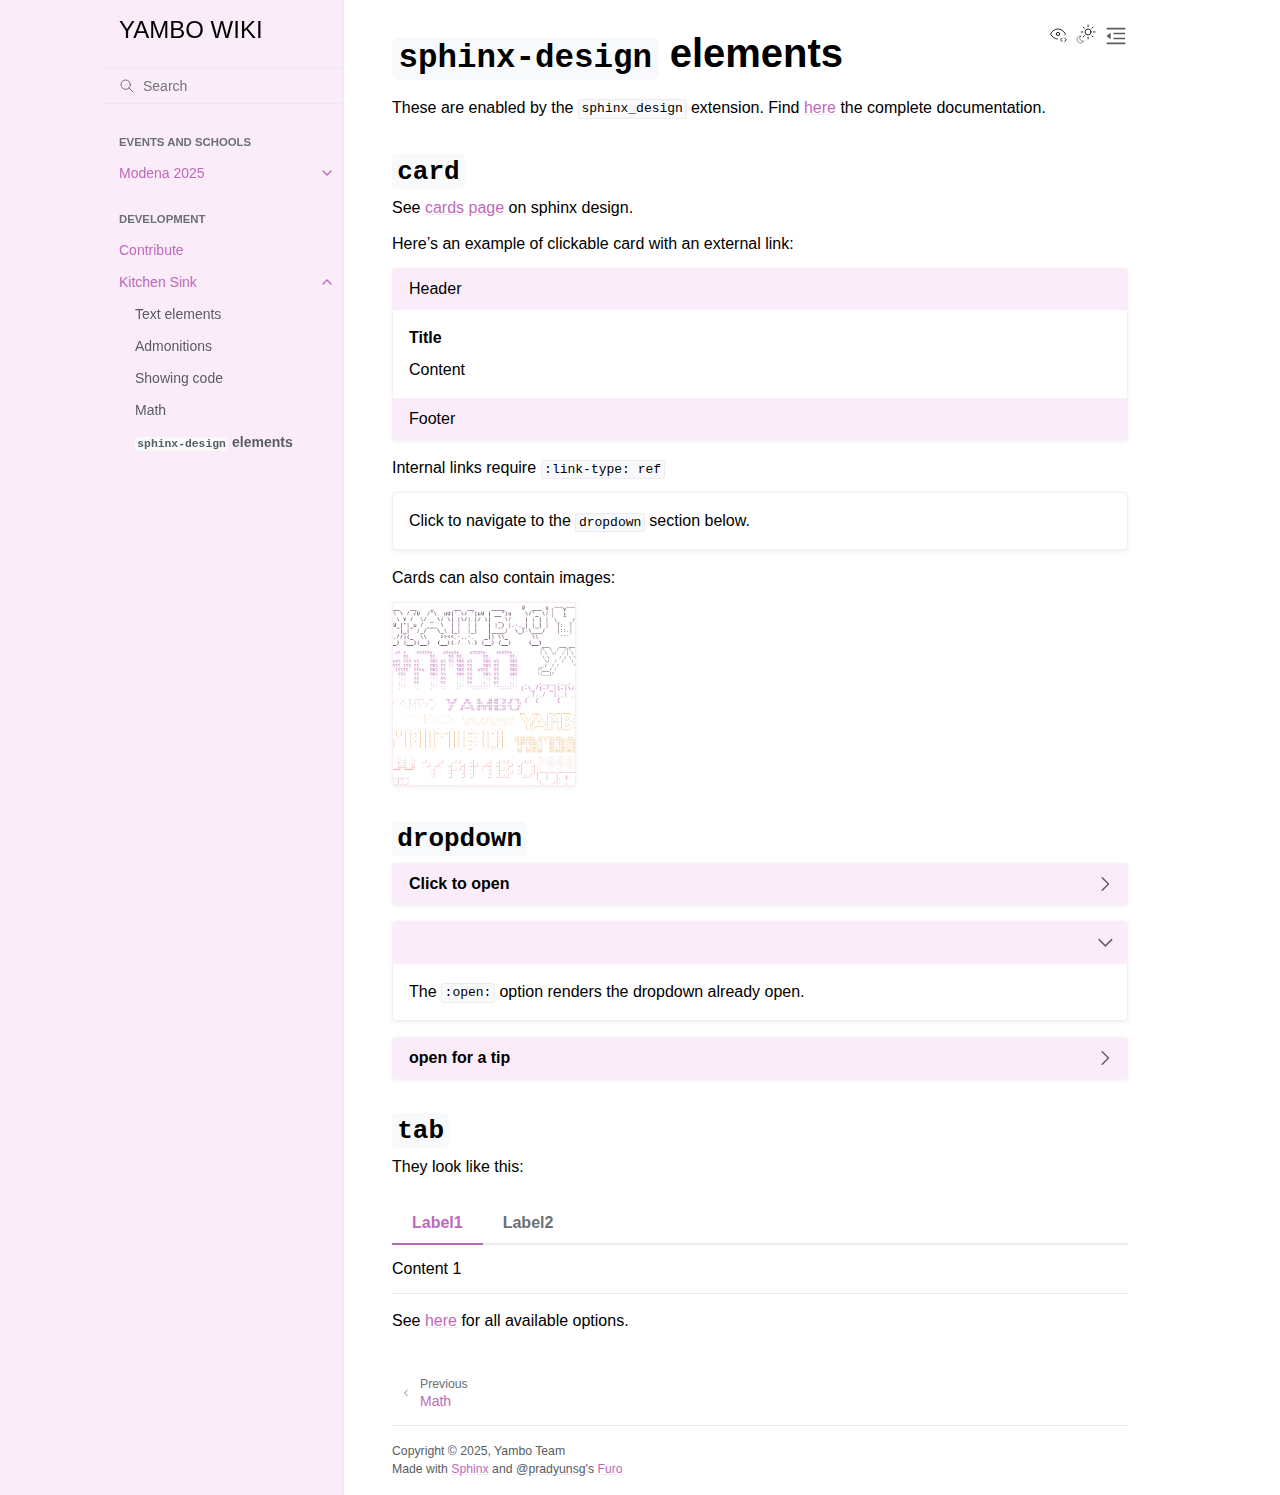
<file: development/sphinx_design.html>
<!doctype html>
<html class="no-js" lang="en" data-content_root="../">
  <head><meta charset="utf-8">
    <meta name="viewport" content="width=device-width,initial-scale=1">
    <meta name="color-scheme" content="light dark"><meta name="viewport" content="width=device-width, initial-scale=1" />
<link rel="index" title="Index" href="../genindex.html"><link rel="search" title="Search" href="../search.html"><link rel="prev" title="Math" href="math.html">

    <!-- Generated with Sphinx 8.2.3 and Furo 2025.09.25 -->
        <title>sphinx-design elements - YAMBO WIKI</title>
      <link rel="stylesheet" type="text/css" href="../_static/pygments.css?v=d111a655" />
    <link rel="stylesheet" type="text/css" href="../_static/styles/furo.css?v=580074bf" />
    <link rel="stylesheet" type="text/css" href="../_static/togglebutton.css?v=13237357" />
    <link rel="stylesheet" type="text/css" href="../_static/sphinx-design.min.css?v=95c83b7e" />
    <link rel="stylesheet" type="text/css" href="../_static/styles/furo-extensions.css?v=8dab3a3b" />
    <link rel="stylesheet" type="text/css" href="../_static/custom.css?v=26ca8203" />
    
    


<style>
  body {
    --color-code-background: #f2f2f2;
  --color-code-foreground: #1e1e1e;
  --admonition-font-size: 1.0rem;
  --admonition-title-font-size: 1.0rem;
  --color-brand-primary: #BF69BB;
  --color-brand-content: #BF69BB;
  --color-background-secondary: #faedf9;
  --color-card-marginals-background: #faedf9;
  --color-inline-code-background: #f8f9fb;
  --color-highlight-on-target: #f7b5b8;
  --color-highlighted-background: #f7b5b8;
  
  }
  @media not print {
    body[data-theme="dark"] {
      --color-code-background: #202020;
  --color-code-foreground: #d0d0d0;
  --admonition-font-size: 1.0rem;
  --admonition-title-font-size: 1.0rem;
  --color-brand-primary: #BF69BB;
  --color-brand-content: #BF69BB;
  --color-background-secondary: #2e122d;
  --color-card-marginals-background: #2e122d;
  --color-inline-code-background: #1f2024;
  --color-highlight-on-target: #a85458;
  --color-highlighted-background: #a85458;
  
    }
    @media (prefers-color-scheme: dark) {
      body:not([data-theme="light"]) {
        --color-code-background: #202020;
  --color-code-foreground: #d0d0d0;
  --admonition-font-size: 1.0rem;
  --admonition-title-font-size: 1.0rem;
  --color-brand-primary: #BF69BB;
  --color-brand-content: #BF69BB;
  --color-background-secondary: #2e122d;
  --color-card-marginals-background: #2e122d;
  --color-inline-code-background: #1f2024;
  --color-highlight-on-target: #a85458;
  --color-highlighted-background: #a85458;
  
      }
    }
  }
</style></head>
  <body>
    
    <script>
      document.body.dataset.theme = localStorage.getItem("theme") || "auto";
    </script>
    

<svg xmlns="http://www.w3.org/2000/svg" style="display: none;">
  <symbol id="svg-toc" viewBox="0 0 24 24">
    <title>Contents</title>
    <svg stroke="currentColor" fill="currentColor" stroke-width="0" viewBox="0 0 1024 1024">
      <path d="M408 442h480c4.4 0 8-3.6 8-8v-56c0-4.4-3.6-8-8-8H408c-4.4 0-8 3.6-8 8v56c0 4.4 3.6 8 8 8zm-8 204c0 4.4 3.6 8 8 8h480c4.4 0 8-3.6 8-8v-56c0-4.4-3.6-8-8-8H408c-4.4 0-8 3.6-8 8v56zm504-486H120c-4.4 0-8 3.6-8 8v56c0 4.4 3.6 8 8 8h784c4.4 0 8-3.6 8-8v-56c0-4.4-3.6-8-8-8zm0 632H120c-4.4 0-8 3.6-8 8v56c0 4.4 3.6 8 8 8h784c4.4 0 8-3.6 8-8v-56c0-4.4-3.6-8-8-8zM115.4 518.9L271.7 642c5.8 4.6 14.4.5 14.4-6.9V388.9c0-7.4-8.5-11.5-14.4-6.9L115.4 505.1a8.74 8.74 0 0 0 0 13.8z"/>
    </svg>
  </symbol>
  <symbol id="svg-menu" viewBox="0 0 24 24">
    <title>Menu</title>
    <svg xmlns="http://www.w3.org/2000/svg" viewBox="0 0 24 24" fill="none" stroke="currentColor"
      stroke-width="2" stroke-linecap="round" stroke-linejoin="round" class="feather-menu">
      <line x1="3" y1="12" x2="21" y2="12"></line>
      <line x1="3" y1="6" x2="21" y2="6"></line>
      <line x1="3" y1="18" x2="21" y2="18"></line>
    </svg>
  </symbol>
  <symbol id="svg-arrow-right" viewBox="0 0 24 24">
    <title>Expand</title>
    <svg xmlns="http://www.w3.org/2000/svg" viewBox="0 0 24 24" fill="none" stroke="currentColor"
      stroke-width="2" stroke-linecap="round" stroke-linejoin="round" class="feather-chevron-right">
      <polyline points="9 18 15 12 9 6"></polyline>
    </svg>
  </symbol>
  <symbol id="svg-sun" viewBox="0 0 24 24">
    <title>Light mode</title>
    <svg xmlns="http://www.w3.org/2000/svg" viewBox="0 0 24 24" fill="none" stroke="currentColor"
      stroke-width="1" stroke-linecap="round" stroke-linejoin="round" class="feather-sun">
      <circle cx="12" cy="12" r="5"></circle>
      <line x1="12" y1="1" x2="12" y2="3"></line>
      <line x1="12" y1="21" x2="12" y2="23"></line>
      <line x1="4.22" y1="4.22" x2="5.64" y2="5.64"></line>
      <line x1="18.36" y1="18.36" x2="19.78" y2="19.78"></line>
      <line x1="1" y1="12" x2="3" y2="12"></line>
      <line x1="21" y1="12" x2="23" y2="12"></line>
      <line x1="4.22" y1="19.78" x2="5.64" y2="18.36"></line>
      <line x1="18.36" y1="5.64" x2="19.78" y2="4.22"></line>
    </svg>
  </symbol>
  <symbol id="svg-moon" viewBox="0 0 24 24">
    <title>Dark mode</title>
    <svg xmlns="http://www.w3.org/2000/svg" viewBox="0 0 24 24" fill="none" stroke="currentColor"
      stroke-width="1" stroke-linecap="round" stroke-linejoin="round" class="icon-tabler-moon">
      <path stroke="none" d="M0 0h24v24H0z" fill="none" />
      <path d="M12 3c.132 0 .263 0 .393 0a7.5 7.5 0 0 0 7.92 12.446a9 9 0 1 1 -8.313 -12.454z" />
    </svg>
  </symbol>
  <symbol id="svg-sun-with-moon" viewBox="0 0 24 24">
    <title>Auto light/dark, in light mode</title>
    <svg xmlns="http://www.w3.org/2000/svg" viewBox="0 0 24 24" fill="none" stroke="currentColor"
      stroke-width="1" stroke-linecap="round" stroke-linejoin="round"
      class="icon-custom-derived-from-feather-sun-and-tabler-moon">
      <path style="opacity: 50%" d="M 5.411 14.504 C 5.471 14.504 5.532 14.504 5.591 14.504 C 3.639 16.319 4.383 19.569 6.931 20.352 C 7.693 20.586 8.512 20.551 9.25 20.252 C 8.023 23.207 4.056 23.725 2.11 21.184 C 0.166 18.642 1.702 14.949 4.874 14.536 C 5.051 14.512 5.231 14.5 5.411 14.5 L 5.411 14.504 Z"/>
      <line x1="14.5" y1="3.25" x2="14.5" y2="1.25"/>
      <line x1="14.5" y1="15.85" x2="14.5" y2="17.85"/>
      <line x1="10.044" y1="5.094" x2="8.63" y2="3.68"/>
      <line x1="19" y1="14.05" x2="20.414" y2="15.464"/>
      <line x1="8.2" y1="9.55" x2="6.2" y2="9.55"/>
      <line x1="20.8" y1="9.55" x2="22.8" y2="9.55"/>
      <line x1="10.044" y1="14.006" x2="8.63" y2="15.42"/>
      <line x1="19" y1="5.05" x2="20.414" y2="3.636"/>
      <circle cx="14.5" cy="9.55" r="3.6"/>
    </svg>
  </symbol>
  <symbol id="svg-moon-with-sun" viewBox="0 0 24 24">
    <title>Auto light/dark, in dark mode</title>
    <svg xmlns="http://www.w3.org/2000/svg" viewBox="0 0 24 24" fill="none" stroke="currentColor"
      stroke-width="1" stroke-linecap="round" stroke-linejoin="round"
      class="icon-custom-derived-from-feather-sun-and-tabler-moon">
      <path d="M 8.282 7.007 C 8.385 7.007 8.494 7.007 8.595 7.007 C 5.18 10.184 6.481 15.869 10.942 17.24 C 12.275 17.648 13.706 17.589 15 17.066 C 12.851 22.236 5.91 23.143 2.505 18.696 C -0.897 14.249 1.791 7.786 7.342 7.063 C 7.652 7.021 7.965 7 8.282 7 L 8.282 7.007 Z"/>
      <line style="opacity: 50%" x1="18" y1="3.705" x2="18" y2="2.5"/>
      <line style="opacity: 50%" x1="18" y1="11.295" x2="18" y2="12.5"/>
      <line style="opacity: 50%" x1="15.316" y1="4.816" x2="14.464" y2="3.964"/>
      <line style="opacity: 50%" x1="20.711" y1="10.212" x2="21.563" y2="11.063"/>
      <line style="opacity: 50%" x1="14.205" y1="7.5" x2="13.001" y2="7.5"/>
      <line style="opacity: 50%" x1="21.795" y1="7.5" x2="23" y2="7.5"/>
      <line style="opacity: 50%" x1="15.316" y1="10.184" x2="14.464" y2="11.036"/>
      <line style="opacity: 50%" x1="20.711" y1="4.789" x2="21.563" y2="3.937"/>
      <circle style="opacity: 50%" cx="18" cy="7.5" r="2.169"/>
    </svg>
  </symbol>
  <symbol id="svg-pencil" viewBox="0 0 24 24">
    <svg xmlns="http://www.w3.org/2000/svg" viewBox="0 0 24 24" fill="none" stroke="currentColor"
      stroke-width="1" stroke-linecap="round" stroke-linejoin="round" class="icon-tabler-pencil-code">
      <path d="M4 20h4l10.5 -10.5a2.828 2.828 0 1 0 -4 -4l-10.5 10.5v4" />
      <path d="M13.5 6.5l4 4" />
      <path d="M20 21l2 -2l-2 -2" />
      <path d="M17 17l-2 2l2 2" />
    </svg>
  </symbol>
  <symbol id="svg-eye" viewBox="0 0 24 24">
    <svg xmlns="http://www.w3.org/2000/svg" viewBox="0 0 24 24" fill="none" stroke="currentColor"
      stroke-width="1" stroke-linecap="round" stroke-linejoin="round" class="icon-tabler-eye-code">
      <path stroke="none" d="M0 0h24v24H0z" fill="none" />
      <path d="M10 12a2 2 0 1 0 4 0a2 2 0 0 0 -4 0" />
      <path
        d="M11.11 17.958c-3.209 -.307 -5.91 -2.293 -8.11 -5.958c2.4 -4 5.4 -6 9 -6c3.6 0 6.6 2 9 6c-.21 .352 -.427 .688 -.647 1.008" />
      <path d="M20 21l2 -2l-2 -2" />
      <path d="M17 17l-2 2l2 2" />
    </svg>
  </symbol>
</svg>

<input type="checkbox" class="sidebar-toggle" name="__navigation" id="__navigation" aria-label="Toggle site navigation sidebar">
<input type="checkbox" class="sidebar-toggle" name="__toc" id="__toc" aria-label="Toggle table of contents sidebar">
<label class="overlay sidebar-overlay" for="__navigation"></label>
<label class="overlay toc-overlay" for="__toc"></label>

<a class="skip-to-content muted-link" href="#furo-main-content">Skip to content</a>



<div class="page">
  <header class="mobile-header">
    <div class="header-left">
      <label class="nav-overlay-icon" for="__navigation">
        <span class="icon"><svg><use href="#svg-menu"></use></svg></span>
      </label>
    </div>
    <div class="header-center">
      <a href="../index.html"><div class="brand">YAMBO WIKI</div></a>
    </div>
    <div class="header-right">
      <div class="theme-toggle-container theme-toggle-header">
        <button class="theme-toggle" aria-label="Toggle Light / Dark / Auto color theme">
          <svg class="theme-icon-when-auto-light"><use href="#svg-sun-with-moon"></use></svg>
          <svg class="theme-icon-when-auto-dark"><use href="#svg-moon-with-sun"></use></svg>
          <svg class="theme-icon-when-dark"><use href="#svg-moon"></use></svg>
          <svg class="theme-icon-when-light"><use href="#svg-sun"></use></svg>
        </button>
      </div>
      <label class="toc-overlay-icon toc-header-icon" for="__toc">
        <span class="icon"><svg><use href="#svg-toc"></use></svg></span>
      </label>
    </div>
  </header>
  <aside class="sidebar-drawer">
    <div class="sidebar-container">
      
      <div class="sidebar-sticky"><a class="sidebar-brand" href="../index.html">
  
  <span class="sidebar-brand-text">YAMBO WIKI</span>
  
</a><form class="sidebar-search-container" method="get" action="../search.html" role="search">
  <input class="sidebar-search" placeholder="Search" name="q" aria-label="Search">
  <input type="hidden" name="check_keywords" value="yes">
  <input type="hidden" name="area" value="default">
</form>
<div id="searchbox"></div><div class="sidebar-scroll"><div class="sidebar-tree">
  <p class="caption" role="heading"><span class="caption-text">Events and schools</span></p>
<ul>
<li class="toctree-l1 has-children"><a class="reference internal" href="../events_and_schools/Modena2025/index_schools_modena2025.html">Modena 2025</a><input aria-label="Toggle navigation of Modena 2025" class="toctree-checkbox" id="toctree-checkbox-1" name="toctree-checkbox-1" role="switch" type="checkbox"/><label for="toctree-checkbox-1"><span class="icon"><svg><use href="#svg-arrow-right"></use></svg></span></label><ul>
<li class="toctree-l2"><a class="reference internal" href="../events_and_schools/Modena2025/day1_0_p2y.html">Run p2y</a></li>
<li class="toctree-l2"><a class="reference internal" href="../events_and_schools/Modena2025/day1_1_setup.html">YAMBO setup</a></li>
<li class="toctree-l2"><a class="reference internal" href="../events_and_schools/Modena2025/day2_0_gw.html">GW quasiparticle corrections</a></li>
<li class="toctree-l2"><a class="reference internal" href="../events_and_schools/Modena2025/day3_0_bse.html">Excitons with BSE</a></li>
</ul>
</li>
</ul>
<p class="caption" role="heading"><span class="caption-text">Development</span></p>
<ul class="current">
<li class="toctree-l1"><a class="reference internal" href="index_contribute.html">Contribute</a></li>
<li class="toctree-l1 current has-children"><a class="reference internal" href="index_kitchen_sink.html">Kitchen Sink</a><input aria-label="Toggle navigation of Kitchen Sink" checked="" class="toctree-checkbox" id="toctree-checkbox-2" name="toctree-checkbox-2" role="switch" type="checkbox"/><label for="toctree-checkbox-2"><span class="icon"><svg><use href="#svg-arrow-right"></use></svg></span></label><ul class="current">
<li class="toctree-l2"><a class="reference internal" href="text_elements.html">Text elements</a></li>
<li class="toctree-l2"><a class="reference internal" href="admonitions.html">Admonitions</a></li>
<li class="toctree-l2"><a class="reference internal" href="codeblocks.html">Showing code</a></li>
<li class="toctree-l2"><a class="reference internal" href="math.html">Math</a></li>
<li class="toctree-l2 current current-page"><a class="current reference internal" href="#"><code class="docutils literal notranslate"><span class="pre">sphinx-design</span></code> elements</a></li>
</ul>
</li>
</ul>

</div>
</div>

      </div>
      
    </div>
  </aside>
  <div class="main">
    <div class="content">
      <div class="article-container">
        <a href="#" class="back-to-top muted-link">
          <svg xmlns="http://www.w3.org/2000/svg" viewBox="0 0 24 24">
            <path d="M13 20h-2V8l-5.5 5.5-1.42-1.42L12 4.16l7.92 7.92-1.42 1.42L13 8v12z"></path>
          </svg>
          <span>Back to top</span>
        </a>
        <div class="content-icon-container">
          <div class="view-this-page">
  <a class="muted-link" href="../_sources/development/sphinx_design.rst.txt" title="View this page">
    <svg><use href="#svg-eye"></use></svg>
    <span class="visually-hidden">View this page</span>
  </a>
</div>
<div class="theme-toggle-container theme-toggle-content">
            <button class="theme-toggle" aria-label="Toggle Light / Dark / Auto color theme">
              <svg class="theme-icon-when-auto-light"><use href="#svg-sun-with-moon"></use></svg>
              <svg class="theme-icon-when-auto-dark"><use href="#svg-moon-with-sun"></use></svg>
              <svg class="theme-icon-when-dark"><use href="#svg-moon"></use></svg>
              <svg class="theme-icon-when-light"><use href="#svg-sun"></use></svg>
            </button>
          </div>
          <label class="toc-overlay-icon toc-content-icon" for="__toc">
            <span class="icon"><svg><use href="#svg-toc"></use></svg></span>
          </label>
        </div>
        <article role="main" id="furo-main-content">
          <section id="sphinx-design-elements">
<h1><code class="docutils literal notranslate"><span class="pre">sphinx-design</span></code> elements<a class="headerlink" href="#sphinx-design-elements" title="Link to this heading">¶</a></h1>
<p>These are enabled by the <code class="docutils literal notranslate"><span class="pre">sphinx_design</span></code> extension. Find <a class="reference external" href="https://sphinx-design.readthedocs.io/en/latest/index.html">here</a> the complete documentation.</p>
<section id="card">
<h2><code class="docutils literal notranslate"><span class="pre">card</span></code><a class="headerlink" href="#card" title="Link to this heading">¶</a></h2>
<p>See <a class="reference external" href="https://sphinx-design.readthedocs.io/en/latest/cards.html#cards">cards page</a> on sphinx design.</p>
<p>Here’s an example of clickable card with an external link:</p>
<div class="sd-card sd-sphinx-override sd-mb-3 sd-shadow-sm sd-card-hover docutils">
<div class="sd-card-header docutils">
<p class="sd-card-text">Header</p>
</div>
<div class="sd-card-body docutils">
<div class="sd-card-title sd-font-weight-bold docutils">
Title</div>
<p class="sd-card-text">Content</p>
</div>
<div class="sd-card-footer docutils">
<p class="sd-card-text">Footer</p>
</div>
<a class="sd-stretched-link sd-hide-link-text reference external" href="https://wiki.yambo-code.eu/wiki/index.php/Main_Page"><span>https://wiki.yambo-code.eu/wiki/index.php/Main_Page</span></a></div>
<p>Internal links require <code class="docutils literal notranslate"><span class="pre">:link-type:</span> <span class="pre">ref</span></code></p>
<div class="sd-card sd-sphinx-override sd-mb-3 sd-shadow-sm sd-card-hover docutils">
<div class="sd-card-body docutils">
<p class="sd-card-text">Click to navigate to the <code class="docutils literal notranslate"><span class="pre">dropdown</span></code> section below.</p>
</div>
<a class="sd-stretched-link sd-hide-link-text reference internal" href="#ref-sphinx-design-dropdown"><span class="std std-ref">dropdown</span></a></div>
<p>Cards can also contain images:</p>
<div class="sd-card sd-sphinx-override sd-w-25 sd-mb-3 sd-shadow-sm sd-card-hover sd-text-center docutils">
<img alt="https://www.yambo-code.eu" class="sd-card-img" src="../_images/example_card.png" />
<div class="sd-card-img-overlay docutils">
<div class="sd-card-body docutils">
</div>
<a class="sd-stretched-link sd-hide-link-text reference external" href="https://www.yambo-code.eu"><span>https://www.yambo-code.eu</span></a></div>
</div>
</section>
<section id="dropdown">
<span id="ref-sphinx-design-dropdown"></span><h2><code class="docutils literal notranslate"><span class="pre">dropdown</span></code><a class="headerlink" href="#dropdown" title="Link to this heading">¶</a></h2>
<details class="sd-sphinx-override sd-dropdown sd-card sd-mb-3">
<summary class="sd-summary-title sd-card-header">
<span class="sd-summary-text">Click to open</span><span class="sd-summary-state-marker sd-summary-chevron-right"><svg version="1.1" width="1.5em" height="1.5em" class="sd-octicon sd-octicon-chevron-right" viewBox="0 0 24 24" aria-hidden="true"><path d="M8.72 18.78a.75.75 0 0 1 0-1.06L14.44 12 8.72 6.28a.751.751 0 0 1 .018-1.042.751.751 0 0 1 1.042-.018l6.25 6.25a.75.75 0 0 1 0 1.06l-6.25 6.25a.75.75 0 0 1-1.06 0Z"></path></svg></span></summary><div class="sd-summary-content sd-card-body docutils">
<p class="sd-card-text">Hello!</p>
</div>
</details><details class="sd-sphinx-override sd-dropdown sd-card sd-mb-3" open="open">
<summary class="sd-summary-title sd-card-header">
<span class="sd-summary-text"><svg version="1.1" width="1.5em" height="1.5em" class="sd-octicon sd-octicon-kebab-horizontal no-title" viewBox="0 0 24 24" aria-hidden="true"><path d="M20 14a2 2 0 1 1-.001-3.999A2 2 0 0 1 20 14ZM6 12a2 2 0 1 1-3.999.001A2 2 0 0 1 6 12Zm8 0a2 2 0 1 1-3.999.001A2 2 0 0 1 14 12Z"></path></svg></span><span class="sd-summary-state-marker sd-summary-chevron-right"><svg version="1.1" width="1.5em" height="1.5em" class="sd-octicon sd-octicon-chevron-right" viewBox="0 0 24 24" aria-hidden="true"><path d="M8.72 18.78a.75.75 0 0 1 0-1.06L14.44 12 8.72 6.28a.751.751 0 0 1 .018-1.042.751.751 0 0 1 1.042-.018l6.25 6.25a.75.75 0 0 1 0 1.06l-6.25 6.25a.75.75 0 0 1-1.06 0Z"></path></svg></span></summary><div class="sd-summary-content sd-card-body docutils">
<p class="sd-card-text">The <code class="docutils literal notranslate"><span class="pre">:open:</span></code> option renders the dropdown already open.</p>
</div>
</details><details class="sd-sphinx-override sd-dropdown sd-card sd-mb-3 sd-fade-in-slide-down">
<summary class="sd-summary-title sd-card-header">
<span class="sd-summary-text">open for a tip</span><span class="sd-summary-state-marker sd-summary-chevron-right"><svg version="1.1" width="1.5em" height="1.5em" class="sd-octicon sd-octicon-chevron-right" viewBox="0 0 24 24" aria-hidden="true"><path d="M8.72 18.78a.75.75 0 0 1 0-1.06L14.44 12 8.72 6.28a.751.751 0 0 1 .018-1.042.751.751 0 0 1 1.042-.018l6.25 6.25a.75.75 0 0 1 0 1.06l-6.25 6.25a.75.75 0 0 1-1.06 0Z"></path></svg></span></summary><div class="sd-summary-content sd-card-body docutils">
<div class="admonition tip">
<p class="admonition-title">Tip</p>
<p class="sd-card-text">Dropdowns can also contain admonitions!</p>
</div>
</div>
</details></section>
<section id="tab">
<span id="ref-sphinx-design-tab"></span><h2><code class="docutils literal notranslate"><span class="pre">tab</span></code><a class="headerlink" href="#tab" title="Link to this heading">¶</a></h2>
<p>They look like this:</p>
<div class="sd-tab-set docutils">
<input checked="checked" id="sd-tab-item-0" name="sd-tab-set-0" type="radio">
<label class="sd-tab-label" for="sd-tab-item-0">
Label1</label><div class="sd-tab-content docutils">
<p>Content 1</p>
</div>
<input id="sd-tab-item-1" name="sd-tab-set-0" type="radio">
<label class="sd-tab-label" for="sd-tab-item-1">
Label2</label><div class="sd-tab-content docutils">
<p>Content 2</p>
</div>
</div>
<p>See <a class="reference external" href="https://sphinx-design.readthedocs.io/en/latest/tabs.html">here</a> for all available options.</p>
</section>
</section>

        </article>
      </div>
      <footer>
        
        <div class="related-pages">
          
          <a class="prev-page" href="math.html">
              <svg class="furo-related-icon"><use href="#svg-arrow-right"></use></svg>
              <div class="page-info">
                <div class="context">
                  <span>Previous</span>
                </div>
                
                <div class="title">Math</div>
                
              </div>
            </a>
        </div>
        <div class="bottom-of-page">
          <div class="left-details">
            <div class="copyright">
                Copyright &#169; 2025, Yambo Team
            </div>
            Made with <a href="https://www.sphinx-doc.org/">Sphinx</a> and <a class="muted-link" href="https://pradyunsg.me">@pradyunsg</a>'s
            
            <a href="https://github.com/pradyunsg/furo">Furo</a>
            
          </div>
          <div class="right-details">
            
          </div>
        </div>
        
      </footer>
    </div>
    <aside class="toc-drawer">
      
      
      <div class="toc-sticky toc-scroll">
        <div class="toc-title-container">
          <span class="toc-title">
            On this page
          </span>
        </div>
        <div class="toc-tree-container">
          <div class="toc-tree">
            <ul>
<li><a class="reference internal" href="#"><code class="docutils literal notranslate"><span class="pre">sphinx-design</span></code> elements</a><ul>
<li><a class="reference internal" href="#card"><code class="docutils literal notranslate"><span class="pre">card</span></code></a></li>
<li><a class="reference internal" href="#dropdown"><code class="docutils literal notranslate"><span class="pre">dropdown</span></code></a></li>
<li><a class="reference internal" href="#tab"><code class="docutils literal notranslate"><span class="pre">tab</span></code></a></li>
</ul>
</li>
</ul>

          </div>
        </div>
      </div>
      
      
    </aside>
  </div>
</div><script src="../_static/documentation_options.js?v=5929fcd5"></script>
    <script src="../_static/doctools.js?v=9bcbadda"></script>
    <script src="../_static/sphinx_highlight.js?v=dc90522c"></script>
    <script src="../_static/scripts/furo.js?v=46bd48cc"></script>
    <script>let toggleHintShow = ' ';</script>
    <script>let toggleHintHide = ' ';</script>
    <script>let toggleOpenOnPrint = 'true';</script>
    <script src="../_static/togglebutton.js?v=4a39c7ea"></script>
    <script src="../_static/design-tabs.js?v=f930bc37"></script>
    <script>var togglebuttonSelector = '.toggle, .admonition.dropdown';</script>
    </body>
</html>
</file>
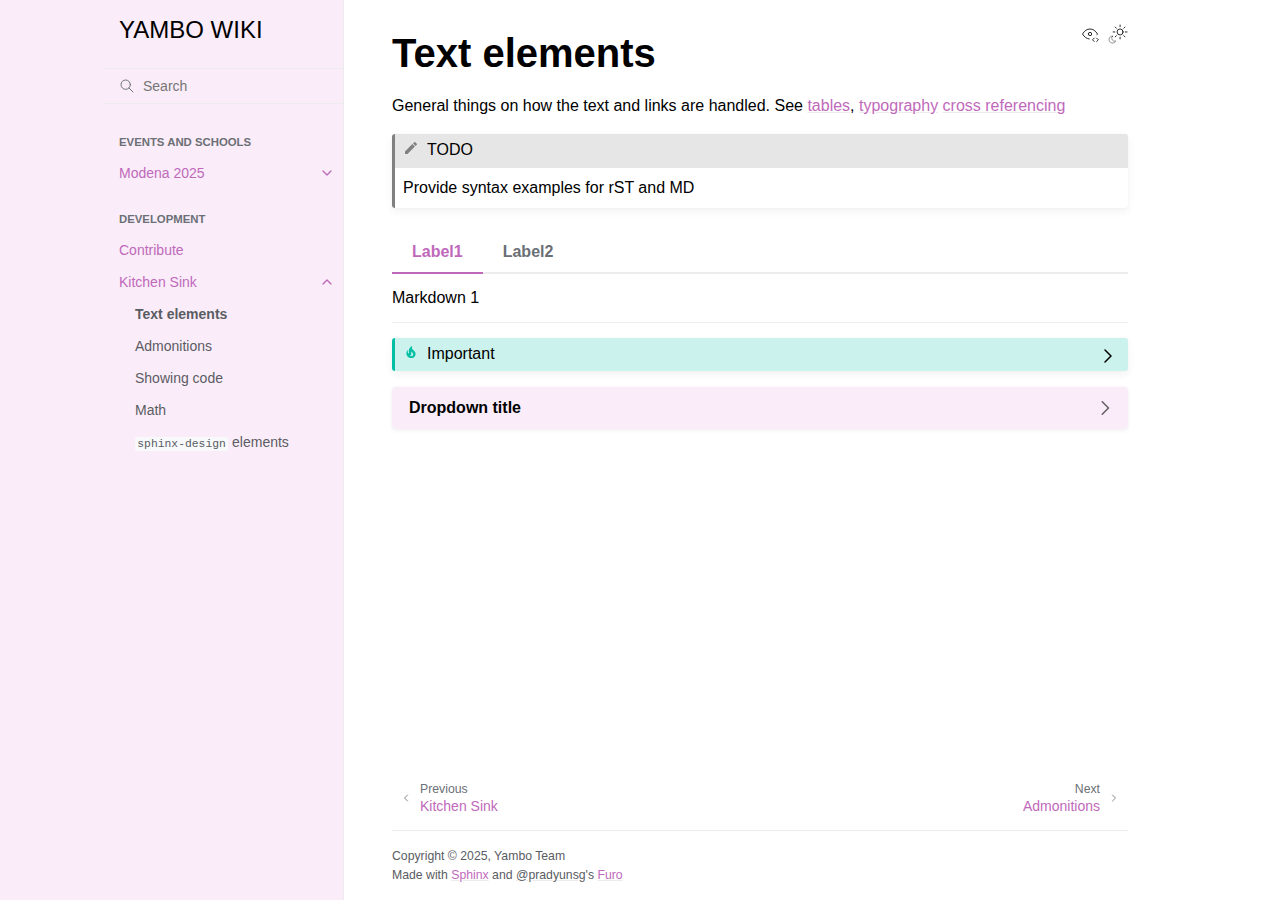
<file: development/text_elements.html>
<!doctype html>
<html class="no-js" lang="en" data-content_root="../">
  <head><meta charset="utf-8">
    <meta name="viewport" content="width=device-width,initial-scale=1">
    <meta name="color-scheme" content="light dark"><meta name="viewport" content="width=device-width, initial-scale=1" />
<link rel="index" title="Index" href="../genindex.html"><link rel="search" title="Search" href="../search.html"><link rel="next" title="Admonitions" href="admonitions.html"><link rel="prev" title="Kitchen Sink" href="index_kitchen_sink.html">

    <!-- Generated with Sphinx 8.2.3 and Furo 2025.09.25 -->
        <title>Text elements - YAMBO WIKI</title>
      <link rel="stylesheet" type="text/css" href="../_static/pygments.css?v=d111a655" />
    <link rel="stylesheet" type="text/css" href="../_static/styles/furo.css?v=580074bf" />
    <link rel="stylesheet" type="text/css" href="../_static/togglebutton.css?v=13237357" />
    <link rel="stylesheet" type="text/css" href="../_static/sphinx-design.min.css?v=95c83b7e" />
    <link rel="stylesheet" type="text/css" href="../_static/styles/furo-extensions.css?v=8dab3a3b" />
    <link rel="stylesheet" type="text/css" href="../_static/custom.css?v=26ca8203" />
    
    


<style>
  body {
    --color-code-background: #f2f2f2;
  --color-code-foreground: #1e1e1e;
  --admonition-font-size: 1.0rem;
  --admonition-title-font-size: 1.0rem;
  --color-brand-primary: #BF69BB;
  --color-brand-content: #BF69BB;
  --color-background-secondary: #faedf9;
  --color-card-marginals-background: #faedf9;
  --color-inline-code-background: #f8f9fb;
  --color-highlight-on-target: #f7b5b8;
  --color-highlighted-background: #f7b5b8;
  
  }
  @media not print {
    body[data-theme="dark"] {
      --color-code-background: #202020;
  --color-code-foreground: #d0d0d0;
  --admonition-font-size: 1.0rem;
  --admonition-title-font-size: 1.0rem;
  --color-brand-primary: #BF69BB;
  --color-brand-content: #BF69BB;
  --color-background-secondary: #2e122d;
  --color-card-marginals-background: #2e122d;
  --color-inline-code-background: #1f2024;
  --color-highlight-on-target: #a85458;
  --color-highlighted-background: #a85458;
  
    }
    @media (prefers-color-scheme: dark) {
      body:not([data-theme="light"]) {
        --color-code-background: #202020;
  --color-code-foreground: #d0d0d0;
  --admonition-font-size: 1.0rem;
  --admonition-title-font-size: 1.0rem;
  --color-brand-primary: #BF69BB;
  --color-brand-content: #BF69BB;
  --color-background-secondary: #2e122d;
  --color-card-marginals-background: #2e122d;
  --color-inline-code-background: #1f2024;
  --color-highlight-on-target: #a85458;
  --color-highlighted-background: #a85458;
  
      }
    }
  }
</style></head>
  <body>
    
    <script>
      document.body.dataset.theme = localStorage.getItem("theme") || "auto";
    </script>
    

<svg xmlns="http://www.w3.org/2000/svg" style="display: none;">
  <symbol id="svg-toc" viewBox="0 0 24 24">
    <title>Contents</title>
    <svg stroke="currentColor" fill="currentColor" stroke-width="0" viewBox="0 0 1024 1024">
      <path d="M408 442h480c4.4 0 8-3.6 8-8v-56c0-4.4-3.6-8-8-8H408c-4.4 0-8 3.6-8 8v56c0 4.4 3.6 8 8 8zm-8 204c0 4.4 3.6 8 8 8h480c4.4 0 8-3.6 8-8v-56c0-4.4-3.6-8-8-8H408c-4.4 0-8 3.6-8 8v56zm504-486H120c-4.4 0-8 3.6-8 8v56c0 4.4 3.6 8 8 8h784c4.4 0 8-3.6 8-8v-56c0-4.4-3.6-8-8-8zm0 632H120c-4.4 0-8 3.6-8 8v56c0 4.4 3.6 8 8 8h784c4.4 0 8-3.6 8-8v-56c0-4.4-3.6-8-8-8zM115.4 518.9L271.7 642c5.8 4.6 14.4.5 14.4-6.9V388.9c0-7.4-8.5-11.5-14.4-6.9L115.4 505.1a8.74 8.74 0 0 0 0 13.8z"/>
    </svg>
  </symbol>
  <symbol id="svg-menu" viewBox="0 0 24 24">
    <title>Menu</title>
    <svg xmlns="http://www.w3.org/2000/svg" viewBox="0 0 24 24" fill="none" stroke="currentColor"
      stroke-width="2" stroke-linecap="round" stroke-linejoin="round" class="feather-menu">
      <line x1="3" y1="12" x2="21" y2="12"></line>
      <line x1="3" y1="6" x2="21" y2="6"></line>
      <line x1="3" y1="18" x2="21" y2="18"></line>
    </svg>
  </symbol>
  <symbol id="svg-arrow-right" viewBox="0 0 24 24">
    <title>Expand</title>
    <svg xmlns="http://www.w3.org/2000/svg" viewBox="0 0 24 24" fill="none" stroke="currentColor"
      stroke-width="2" stroke-linecap="round" stroke-linejoin="round" class="feather-chevron-right">
      <polyline points="9 18 15 12 9 6"></polyline>
    </svg>
  </symbol>
  <symbol id="svg-sun" viewBox="0 0 24 24">
    <title>Light mode</title>
    <svg xmlns="http://www.w3.org/2000/svg" viewBox="0 0 24 24" fill="none" stroke="currentColor"
      stroke-width="1" stroke-linecap="round" stroke-linejoin="round" class="feather-sun">
      <circle cx="12" cy="12" r="5"></circle>
      <line x1="12" y1="1" x2="12" y2="3"></line>
      <line x1="12" y1="21" x2="12" y2="23"></line>
      <line x1="4.22" y1="4.22" x2="5.64" y2="5.64"></line>
      <line x1="18.36" y1="18.36" x2="19.78" y2="19.78"></line>
      <line x1="1" y1="12" x2="3" y2="12"></line>
      <line x1="21" y1="12" x2="23" y2="12"></line>
      <line x1="4.22" y1="19.78" x2="5.64" y2="18.36"></line>
      <line x1="18.36" y1="5.64" x2="19.78" y2="4.22"></line>
    </svg>
  </symbol>
  <symbol id="svg-moon" viewBox="0 0 24 24">
    <title>Dark mode</title>
    <svg xmlns="http://www.w3.org/2000/svg" viewBox="0 0 24 24" fill="none" stroke="currentColor"
      stroke-width="1" stroke-linecap="round" stroke-linejoin="round" class="icon-tabler-moon">
      <path stroke="none" d="M0 0h24v24H0z" fill="none" />
      <path d="M12 3c.132 0 .263 0 .393 0a7.5 7.5 0 0 0 7.92 12.446a9 9 0 1 1 -8.313 -12.454z" />
    </svg>
  </symbol>
  <symbol id="svg-sun-with-moon" viewBox="0 0 24 24">
    <title>Auto light/dark, in light mode</title>
    <svg xmlns="http://www.w3.org/2000/svg" viewBox="0 0 24 24" fill="none" stroke="currentColor"
      stroke-width="1" stroke-linecap="round" stroke-linejoin="round"
      class="icon-custom-derived-from-feather-sun-and-tabler-moon">
      <path style="opacity: 50%" d="M 5.411 14.504 C 5.471 14.504 5.532 14.504 5.591 14.504 C 3.639 16.319 4.383 19.569 6.931 20.352 C 7.693 20.586 8.512 20.551 9.25 20.252 C 8.023 23.207 4.056 23.725 2.11 21.184 C 0.166 18.642 1.702 14.949 4.874 14.536 C 5.051 14.512 5.231 14.5 5.411 14.5 L 5.411 14.504 Z"/>
      <line x1="14.5" y1="3.25" x2="14.5" y2="1.25"/>
      <line x1="14.5" y1="15.85" x2="14.5" y2="17.85"/>
      <line x1="10.044" y1="5.094" x2="8.63" y2="3.68"/>
      <line x1="19" y1="14.05" x2="20.414" y2="15.464"/>
      <line x1="8.2" y1="9.55" x2="6.2" y2="9.55"/>
      <line x1="20.8" y1="9.55" x2="22.8" y2="9.55"/>
      <line x1="10.044" y1="14.006" x2="8.63" y2="15.42"/>
      <line x1="19" y1="5.05" x2="20.414" y2="3.636"/>
      <circle cx="14.5" cy="9.55" r="3.6"/>
    </svg>
  </symbol>
  <symbol id="svg-moon-with-sun" viewBox="0 0 24 24">
    <title>Auto light/dark, in dark mode</title>
    <svg xmlns="http://www.w3.org/2000/svg" viewBox="0 0 24 24" fill="none" stroke="currentColor"
      stroke-width="1" stroke-linecap="round" stroke-linejoin="round"
      class="icon-custom-derived-from-feather-sun-and-tabler-moon">
      <path d="M 8.282 7.007 C 8.385 7.007 8.494 7.007 8.595 7.007 C 5.18 10.184 6.481 15.869 10.942 17.24 C 12.275 17.648 13.706 17.589 15 17.066 C 12.851 22.236 5.91 23.143 2.505 18.696 C -0.897 14.249 1.791 7.786 7.342 7.063 C 7.652 7.021 7.965 7 8.282 7 L 8.282 7.007 Z"/>
      <line style="opacity: 50%" x1="18" y1="3.705" x2="18" y2="2.5"/>
      <line style="opacity: 50%" x1="18" y1="11.295" x2="18" y2="12.5"/>
      <line style="opacity: 50%" x1="15.316" y1="4.816" x2="14.464" y2="3.964"/>
      <line style="opacity: 50%" x1="20.711" y1="10.212" x2="21.563" y2="11.063"/>
      <line style="opacity: 50%" x1="14.205" y1="7.5" x2="13.001" y2="7.5"/>
      <line style="opacity: 50%" x1="21.795" y1="7.5" x2="23" y2="7.5"/>
      <line style="opacity: 50%" x1="15.316" y1="10.184" x2="14.464" y2="11.036"/>
      <line style="opacity: 50%" x1="20.711" y1="4.789" x2="21.563" y2="3.937"/>
      <circle style="opacity: 50%" cx="18" cy="7.5" r="2.169"/>
    </svg>
  </symbol>
  <symbol id="svg-pencil" viewBox="0 0 24 24">
    <svg xmlns="http://www.w3.org/2000/svg" viewBox="0 0 24 24" fill="none" stroke="currentColor"
      stroke-width="1" stroke-linecap="round" stroke-linejoin="round" class="icon-tabler-pencil-code">
      <path d="M4 20h4l10.5 -10.5a2.828 2.828 0 1 0 -4 -4l-10.5 10.5v4" />
      <path d="M13.5 6.5l4 4" />
      <path d="M20 21l2 -2l-2 -2" />
      <path d="M17 17l-2 2l2 2" />
    </svg>
  </symbol>
  <symbol id="svg-eye" viewBox="0 0 24 24">
    <svg xmlns="http://www.w3.org/2000/svg" viewBox="0 0 24 24" fill="none" stroke="currentColor"
      stroke-width="1" stroke-linecap="round" stroke-linejoin="round" class="icon-tabler-eye-code">
      <path stroke="none" d="M0 0h24v24H0z" fill="none" />
      <path d="M10 12a2 2 0 1 0 4 0a2 2 0 0 0 -4 0" />
      <path
        d="M11.11 17.958c-3.209 -.307 -5.91 -2.293 -8.11 -5.958c2.4 -4 5.4 -6 9 -6c3.6 0 6.6 2 9 6c-.21 .352 -.427 .688 -.647 1.008" />
      <path d="M20 21l2 -2l-2 -2" />
      <path d="M17 17l-2 2l2 2" />
    </svg>
  </symbol>
</svg>

<input type="checkbox" class="sidebar-toggle" name="__navigation" id="__navigation" aria-label="Toggle site navigation sidebar">
<input type="checkbox" class="sidebar-toggle" name="__toc" id="__toc" aria-label="Toggle table of contents sidebar">
<label class="overlay sidebar-overlay" for="__navigation"></label>
<label class="overlay toc-overlay" for="__toc"></label>

<a class="skip-to-content muted-link" href="#furo-main-content">Skip to content</a>



<div class="page">
  <header class="mobile-header">
    <div class="header-left">
      <label class="nav-overlay-icon" for="__navigation">
        <span class="icon"><svg><use href="#svg-menu"></use></svg></span>
      </label>
    </div>
    <div class="header-center">
      <a href="../index.html"><div class="brand">YAMBO WIKI</div></a>
    </div>
    <div class="header-right">
      <div class="theme-toggle-container theme-toggle-header">
        <button class="theme-toggle" aria-label="Toggle Light / Dark / Auto color theme">
          <svg class="theme-icon-when-auto-light"><use href="#svg-sun-with-moon"></use></svg>
          <svg class="theme-icon-when-auto-dark"><use href="#svg-moon-with-sun"></use></svg>
          <svg class="theme-icon-when-dark"><use href="#svg-moon"></use></svg>
          <svg class="theme-icon-when-light"><use href="#svg-sun"></use></svg>
        </button>
      </div>
      <label class="toc-overlay-icon toc-header-icon no-toc" for="__toc">
        <span class="icon"><svg><use href="#svg-toc"></use></svg></span>
      </label>
    </div>
  </header>
  <aside class="sidebar-drawer">
    <div class="sidebar-container">
      
      <div class="sidebar-sticky"><a class="sidebar-brand" href="../index.html">
  
  <span class="sidebar-brand-text">YAMBO WIKI</span>
  
</a><form class="sidebar-search-container" method="get" action="../search.html" role="search">
  <input class="sidebar-search" placeholder="Search" name="q" aria-label="Search">
  <input type="hidden" name="check_keywords" value="yes">
  <input type="hidden" name="area" value="default">
</form>
<div id="searchbox"></div><div class="sidebar-scroll"><div class="sidebar-tree">
  <p class="caption" role="heading"><span class="caption-text">Events and schools</span></p>
<ul>
<li class="toctree-l1 has-children"><a class="reference internal" href="../events_and_schools/Modena2025/index_schools_modena2025.html">Modena 2025</a><input aria-label="Toggle navigation of Modena 2025" class="toctree-checkbox" id="toctree-checkbox-1" name="toctree-checkbox-1" role="switch" type="checkbox"/><label for="toctree-checkbox-1"><span class="icon"><svg><use href="#svg-arrow-right"></use></svg></span></label><ul>
<li class="toctree-l2"><a class="reference internal" href="../events_and_schools/Modena2025/day1_0_p2y.html">Run p2y</a></li>
<li class="toctree-l2"><a class="reference internal" href="../events_and_schools/Modena2025/day1_1_setup.html">YAMBO setup</a></li>
<li class="toctree-l2"><a class="reference internal" href="../events_and_schools/Modena2025/day2_0_gw.html">GW quasiparticle corrections</a></li>
<li class="toctree-l2"><a class="reference internal" href="../events_and_schools/Modena2025/day3_0_bse.html">Excitons with BSE</a></li>
</ul>
</li>
</ul>
<p class="caption" role="heading"><span class="caption-text">Development</span></p>
<ul class="current">
<li class="toctree-l1"><a class="reference internal" href="index_contribute.html">Contribute</a></li>
<li class="toctree-l1 current has-children"><a class="reference internal" href="index_kitchen_sink.html">Kitchen Sink</a><input aria-label="Toggle navigation of Kitchen Sink" checked="" class="toctree-checkbox" id="toctree-checkbox-2" name="toctree-checkbox-2" role="switch" type="checkbox"/><label for="toctree-checkbox-2"><span class="icon"><svg><use href="#svg-arrow-right"></use></svg></span></label><ul class="current">
<li class="toctree-l2 current current-page"><a class="current reference internal" href="#">Text elements</a></li>
<li class="toctree-l2"><a class="reference internal" href="admonitions.html">Admonitions</a></li>
<li class="toctree-l2"><a class="reference internal" href="codeblocks.html">Showing code</a></li>
<li class="toctree-l2"><a class="reference internal" href="math.html">Math</a></li>
<li class="toctree-l2"><a class="reference internal" href="sphinx_design.html"><code class="docutils literal notranslate"><span class="pre">sphinx-design</span></code> elements</a></li>
</ul>
</li>
</ul>

</div>
</div>

      </div>
      
    </div>
  </aside>
  <div class="main">
    <div class="content">
      <div class="article-container">
        <a href="#" class="back-to-top muted-link">
          <svg xmlns="http://www.w3.org/2000/svg" viewBox="0 0 24 24">
            <path d="M13 20h-2V8l-5.5 5.5-1.42-1.42L12 4.16l7.92 7.92-1.42 1.42L13 8v12z"></path>
          </svg>
          <span>Back to top</span>
        </a>
        <div class="content-icon-container">
          <div class="view-this-page">
  <a class="muted-link" href="../_sources/development/text_elements.md.txt" title="View this page">
    <svg><use href="#svg-eye"></use></svg>
    <span class="visually-hidden">View this page</span>
  </a>
</div>
<div class="theme-toggle-container theme-toggle-content">
            <button class="theme-toggle" aria-label="Toggle Light / Dark / Auto color theme">
              <svg class="theme-icon-when-auto-light"><use href="#svg-sun-with-moon"></use></svg>
              <svg class="theme-icon-when-auto-dark"><use href="#svg-moon-with-sun"></use></svg>
              <svg class="theme-icon-when-dark"><use href="#svg-moon"></use></svg>
              <svg class="theme-icon-when-light"><use href="#svg-sun"></use></svg>
            </button>
          </div>
          <label class="toc-overlay-icon toc-content-icon no-toc" for="__toc">
            <span class="icon"><svg><use href="#svg-toc"></use></svg></span>
          </label>
        </div>
        <article role="main" id="furo-main-content">
          <section id="text-elements">
<h1>Text elements<a class="headerlink" href="#text-elements" title="Link to this heading">¶</a></h1>
<p>General things on how the text and links are handled.
See
<a class="reference external" href="https://pradyunsg.me/furo/kitchen-sink/tables/#">tables</a>,
<a class="reference external" href="https://pradyunsg.me/furo/kitchen-sink/typography/">typography</a>
<a class="reference external" href="https://www.sphinx-doc.org/en/master/usage/referencing.html#">cross referencing</a></p>
<div class="admonition-todo admonition" id="id1">
<p class="admonition-title">Todo</p>
<p>Provide syntax examples for rST and MD</p>
</div>
<div class="sd-tab-set docutils">
<input checked="checked" id="sd-tab-item-0" name="sd-tab-set-0" type="radio">
<label class="sd-tab-label" for="sd-tab-item-0">
Label1</label><div class="sd-tab-content docutils">
<p>Markdown 1</p>
</div>
<input id="sd-tab-item-1" name="sd-tab-set-0" type="radio">
<label class="sd-tab-label" for="sd-tab-item-1">
Label2</label><div class="sd-tab-content docutils">
<p>Markdown 2</p>
</div>
</div>
<div class="dropdown admonition important">
<p class="admonition-title">Important</p>
<p>This text is <strong>standard</strong> <em>Markdown</em></p>
</div>
<details class="sd-sphinx-override sd-dropdown sd-card sd-mb-3">
<summary class="sd-summary-title sd-card-header">
<span class="sd-summary-text">Dropdown title</span><span class="sd-summary-state-marker sd-summary-chevron-right"><svg version="1.1" width="1.5em" height="1.5em" class="sd-octicon sd-octicon-chevron-right" viewBox="0 0 24 24" aria-hidden="true"><path d="M8.72 18.78a.75.75 0 0 1 0-1.06L14.44 12 8.72 6.28a.751.751 0 0 1 .018-1.042.751.751 0 0 1 1.042-.018l6.25 6.25a.75.75 0 0 1 0 1.06l-6.25 6.25a.75.75 0 0 1-1.06 0Z"></path></svg></span></summary><div class="sd-summary-content sd-card-body docutils">
<p class="sd-card-text">This text is <strong>standard</strong> <em>Markdown</em></p>
</div>
</details></section>

        </article>
      </div>
      <footer>
        
        <div class="related-pages">
          <a class="next-page" href="admonitions.html">
              <div class="page-info">
                <div class="context">
                  <span>Next</span>
                </div>
                <div class="title">Admonitions</div>
              </div>
              <svg class="furo-related-icon"><use href="#svg-arrow-right"></use></svg>
            </a>
          <a class="prev-page" href="index_kitchen_sink.html">
              <svg class="furo-related-icon"><use href="#svg-arrow-right"></use></svg>
              <div class="page-info">
                <div class="context">
                  <span>Previous</span>
                </div>
                
                <div class="title">Kitchen Sink</div>
                
              </div>
            </a>
        </div>
        <div class="bottom-of-page">
          <div class="left-details">
            <div class="copyright">
                Copyright &#169; 2025, Yambo Team
            </div>
            Made with <a href="https://www.sphinx-doc.org/">Sphinx</a> and <a class="muted-link" href="https://pradyunsg.me">@pradyunsg</a>'s
            
            <a href="https://github.com/pradyunsg/furo">Furo</a>
            
          </div>
          <div class="right-details">
            
          </div>
        </div>
        
      </footer>
    </div>
    <aside class="toc-drawer no-toc">
      
      
      
    </aside>
  </div>
</div><script src="../_static/documentation_options.js?v=5929fcd5"></script>
    <script src="../_static/doctools.js?v=9bcbadda"></script>
    <script src="../_static/sphinx_highlight.js?v=dc90522c"></script>
    <script src="../_static/scripts/furo.js?v=46bd48cc"></script>
    <script>let toggleHintShow = ' ';</script>
    <script>let toggleHintHide = ' ';</script>
    <script>let toggleOpenOnPrint = 'true';</script>
    <script src="../_static/togglebutton.js?v=4a39c7ea"></script>
    <script src="../_static/design-tabs.js?v=f930bc37"></script>
    <script>var togglebuttonSelector = '.toggle, .admonition.dropdown';</script>
    </body>
</html>
</file>
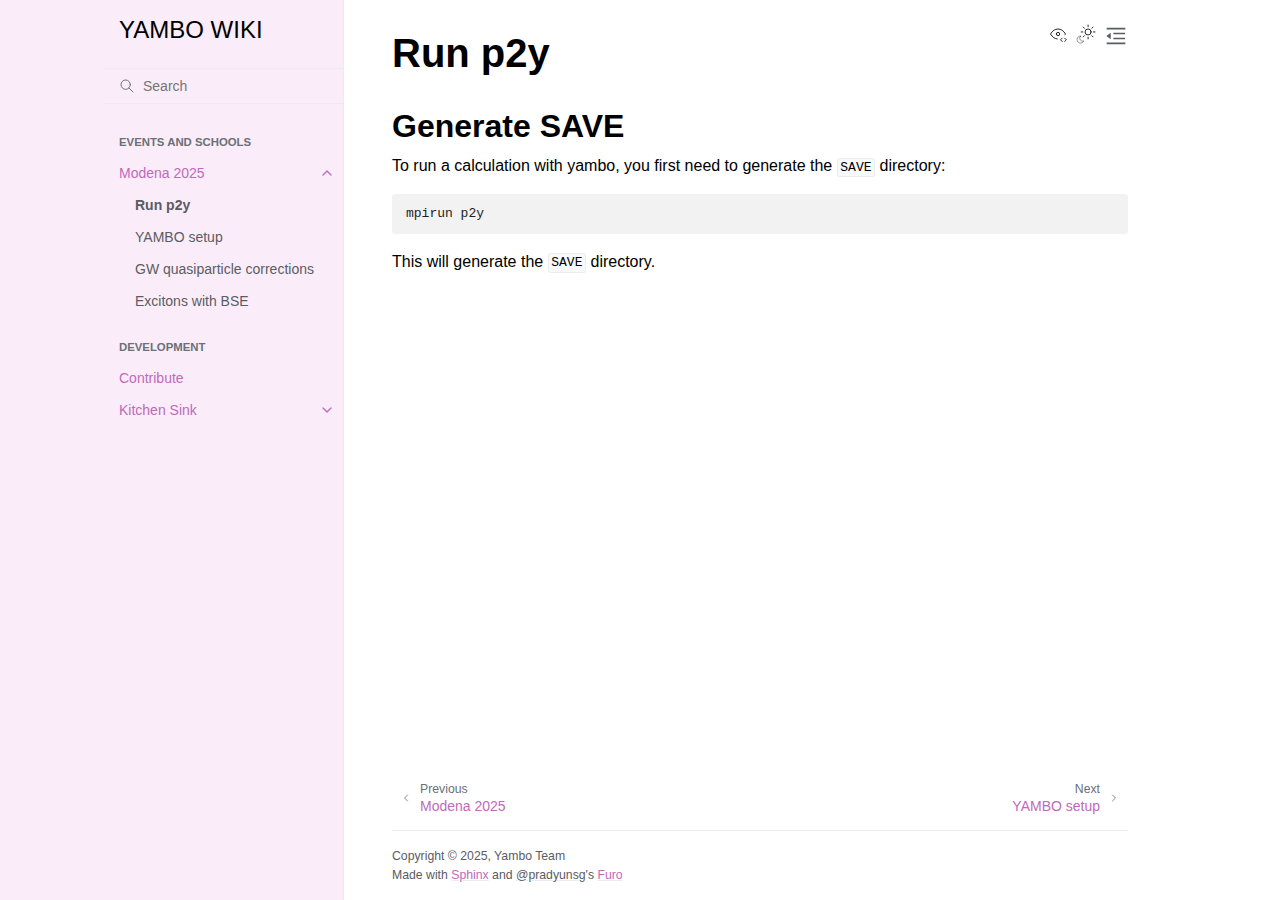
<file: events_and_schools/Modena2025/day1_0_p2y.html>
<!doctype html>
<html class="no-js" lang="en" data-content_root="../../">
  <head><meta charset="utf-8">
    <meta name="viewport" content="width=device-width,initial-scale=1">
    <meta name="color-scheme" content="light dark"><meta name="viewport" content="width=device-width, initial-scale=1" />
<link rel="index" title="Index" href="../../genindex.html"><link rel="search" title="Search" href="../../search.html"><link rel="next" title="YAMBO setup" href="day1_1_setup.html"><link rel="prev" title="Modena 2025" href="index_schools_modena2025.html">

    <!-- Generated with Sphinx 8.2.3 and Furo 2025.09.25 -->
        <title>Run p2y - YAMBO WIKI</title>
      <link rel="stylesheet" type="text/css" href="../../_static/pygments.css?v=d111a655" />
    <link rel="stylesheet" type="text/css" href="../../_static/styles/furo.css?v=580074bf" />
    <link rel="stylesheet" type="text/css" href="../../_static/togglebutton.css?v=13237357" />
    <link rel="stylesheet" type="text/css" href="../../_static/sphinx-design.min.css?v=95c83b7e" />
    <link rel="stylesheet" type="text/css" href="../../_static/styles/furo-extensions.css?v=8dab3a3b" />
    <link rel="stylesheet" type="text/css" href="../../_static/custom.css?v=26ca8203" />
    
    


<style>
  body {
    --color-code-background: #f2f2f2;
  --color-code-foreground: #1e1e1e;
  --admonition-font-size: 1.0rem;
  --admonition-title-font-size: 1.0rem;
  --color-brand-primary: #BF69BB;
  --color-brand-content: #BF69BB;
  --color-background-secondary: #faedf9;
  --color-card-marginals-background: #faedf9;
  --color-inline-code-background: #f8f9fb;
  --color-highlight-on-target: #f7b5b8;
  --color-highlighted-background: #f7b5b8;
  
  }
  @media not print {
    body[data-theme="dark"] {
      --color-code-background: #202020;
  --color-code-foreground: #d0d0d0;
  --admonition-font-size: 1.0rem;
  --admonition-title-font-size: 1.0rem;
  --color-brand-primary: #BF69BB;
  --color-brand-content: #BF69BB;
  --color-background-secondary: #2e122d;
  --color-card-marginals-background: #2e122d;
  --color-inline-code-background: #1f2024;
  --color-highlight-on-target: #a85458;
  --color-highlighted-background: #a85458;
  
    }
    @media (prefers-color-scheme: dark) {
      body:not([data-theme="light"]) {
        --color-code-background: #202020;
  --color-code-foreground: #d0d0d0;
  --admonition-font-size: 1.0rem;
  --admonition-title-font-size: 1.0rem;
  --color-brand-primary: #BF69BB;
  --color-brand-content: #BF69BB;
  --color-background-secondary: #2e122d;
  --color-card-marginals-background: #2e122d;
  --color-inline-code-background: #1f2024;
  --color-highlight-on-target: #a85458;
  --color-highlighted-background: #a85458;
  
      }
    }
  }
</style></head>
  <body>
    
    <script>
      document.body.dataset.theme = localStorage.getItem("theme") || "auto";
    </script>
    

<svg xmlns="http://www.w3.org/2000/svg" style="display: none;">
  <symbol id="svg-toc" viewBox="0 0 24 24">
    <title>Contents</title>
    <svg stroke="currentColor" fill="currentColor" stroke-width="0" viewBox="0 0 1024 1024">
      <path d="M408 442h480c4.4 0 8-3.6 8-8v-56c0-4.4-3.6-8-8-8H408c-4.4 0-8 3.6-8 8v56c0 4.4 3.6 8 8 8zm-8 204c0 4.4 3.6 8 8 8h480c4.4 0 8-3.6 8-8v-56c0-4.4-3.6-8-8-8H408c-4.4 0-8 3.6-8 8v56zm504-486H120c-4.4 0-8 3.6-8 8v56c0 4.4 3.6 8 8 8h784c4.4 0 8-3.6 8-8v-56c0-4.4-3.6-8-8-8zm0 632H120c-4.4 0-8 3.6-8 8v56c0 4.4 3.6 8 8 8h784c4.4 0 8-3.6 8-8v-56c0-4.4-3.6-8-8-8zM115.4 518.9L271.7 642c5.8 4.6 14.4.5 14.4-6.9V388.9c0-7.4-8.5-11.5-14.4-6.9L115.4 505.1a8.74 8.74 0 0 0 0 13.8z"/>
    </svg>
  </symbol>
  <symbol id="svg-menu" viewBox="0 0 24 24">
    <title>Menu</title>
    <svg xmlns="http://www.w3.org/2000/svg" viewBox="0 0 24 24" fill="none" stroke="currentColor"
      stroke-width="2" stroke-linecap="round" stroke-linejoin="round" class="feather-menu">
      <line x1="3" y1="12" x2="21" y2="12"></line>
      <line x1="3" y1="6" x2="21" y2="6"></line>
      <line x1="3" y1="18" x2="21" y2="18"></line>
    </svg>
  </symbol>
  <symbol id="svg-arrow-right" viewBox="0 0 24 24">
    <title>Expand</title>
    <svg xmlns="http://www.w3.org/2000/svg" viewBox="0 0 24 24" fill="none" stroke="currentColor"
      stroke-width="2" stroke-linecap="round" stroke-linejoin="round" class="feather-chevron-right">
      <polyline points="9 18 15 12 9 6"></polyline>
    </svg>
  </symbol>
  <symbol id="svg-sun" viewBox="0 0 24 24">
    <title>Light mode</title>
    <svg xmlns="http://www.w3.org/2000/svg" viewBox="0 0 24 24" fill="none" stroke="currentColor"
      stroke-width="1" stroke-linecap="round" stroke-linejoin="round" class="feather-sun">
      <circle cx="12" cy="12" r="5"></circle>
      <line x1="12" y1="1" x2="12" y2="3"></line>
      <line x1="12" y1="21" x2="12" y2="23"></line>
      <line x1="4.22" y1="4.22" x2="5.64" y2="5.64"></line>
      <line x1="18.36" y1="18.36" x2="19.78" y2="19.78"></line>
      <line x1="1" y1="12" x2="3" y2="12"></line>
      <line x1="21" y1="12" x2="23" y2="12"></line>
      <line x1="4.22" y1="19.78" x2="5.64" y2="18.36"></line>
      <line x1="18.36" y1="5.64" x2="19.78" y2="4.22"></line>
    </svg>
  </symbol>
  <symbol id="svg-moon" viewBox="0 0 24 24">
    <title>Dark mode</title>
    <svg xmlns="http://www.w3.org/2000/svg" viewBox="0 0 24 24" fill="none" stroke="currentColor"
      stroke-width="1" stroke-linecap="round" stroke-linejoin="round" class="icon-tabler-moon">
      <path stroke="none" d="M0 0h24v24H0z" fill="none" />
      <path d="M12 3c.132 0 .263 0 .393 0a7.5 7.5 0 0 0 7.92 12.446a9 9 0 1 1 -8.313 -12.454z" />
    </svg>
  </symbol>
  <symbol id="svg-sun-with-moon" viewBox="0 0 24 24">
    <title>Auto light/dark, in light mode</title>
    <svg xmlns="http://www.w3.org/2000/svg" viewBox="0 0 24 24" fill="none" stroke="currentColor"
      stroke-width="1" stroke-linecap="round" stroke-linejoin="round"
      class="icon-custom-derived-from-feather-sun-and-tabler-moon">
      <path style="opacity: 50%" d="M 5.411 14.504 C 5.471 14.504 5.532 14.504 5.591 14.504 C 3.639 16.319 4.383 19.569 6.931 20.352 C 7.693 20.586 8.512 20.551 9.25 20.252 C 8.023 23.207 4.056 23.725 2.11 21.184 C 0.166 18.642 1.702 14.949 4.874 14.536 C 5.051 14.512 5.231 14.5 5.411 14.5 L 5.411 14.504 Z"/>
      <line x1="14.5" y1="3.25" x2="14.5" y2="1.25"/>
      <line x1="14.5" y1="15.85" x2="14.5" y2="17.85"/>
      <line x1="10.044" y1="5.094" x2="8.63" y2="3.68"/>
      <line x1="19" y1="14.05" x2="20.414" y2="15.464"/>
      <line x1="8.2" y1="9.55" x2="6.2" y2="9.55"/>
      <line x1="20.8" y1="9.55" x2="22.8" y2="9.55"/>
      <line x1="10.044" y1="14.006" x2="8.63" y2="15.42"/>
      <line x1="19" y1="5.05" x2="20.414" y2="3.636"/>
      <circle cx="14.5" cy="9.55" r="3.6"/>
    </svg>
  </symbol>
  <symbol id="svg-moon-with-sun" viewBox="0 0 24 24">
    <title>Auto light/dark, in dark mode</title>
    <svg xmlns="http://www.w3.org/2000/svg" viewBox="0 0 24 24" fill="none" stroke="currentColor"
      stroke-width="1" stroke-linecap="round" stroke-linejoin="round"
      class="icon-custom-derived-from-feather-sun-and-tabler-moon">
      <path d="M 8.282 7.007 C 8.385 7.007 8.494 7.007 8.595 7.007 C 5.18 10.184 6.481 15.869 10.942 17.24 C 12.275 17.648 13.706 17.589 15 17.066 C 12.851 22.236 5.91 23.143 2.505 18.696 C -0.897 14.249 1.791 7.786 7.342 7.063 C 7.652 7.021 7.965 7 8.282 7 L 8.282 7.007 Z"/>
      <line style="opacity: 50%" x1="18" y1="3.705" x2="18" y2="2.5"/>
      <line style="opacity: 50%" x1="18" y1="11.295" x2="18" y2="12.5"/>
      <line style="opacity: 50%" x1="15.316" y1="4.816" x2="14.464" y2="3.964"/>
      <line style="opacity: 50%" x1="20.711" y1="10.212" x2="21.563" y2="11.063"/>
      <line style="opacity: 50%" x1="14.205" y1="7.5" x2="13.001" y2="7.5"/>
      <line style="opacity: 50%" x1="21.795" y1="7.5" x2="23" y2="7.5"/>
      <line style="opacity: 50%" x1="15.316" y1="10.184" x2="14.464" y2="11.036"/>
      <line style="opacity: 50%" x1="20.711" y1="4.789" x2="21.563" y2="3.937"/>
      <circle style="opacity: 50%" cx="18" cy="7.5" r="2.169"/>
    </svg>
  </symbol>
  <symbol id="svg-pencil" viewBox="0 0 24 24">
    <svg xmlns="http://www.w3.org/2000/svg" viewBox="0 0 24 24" fill="none" stroke="currentColor"
      stroke-width="1" stroke-linecap="round" stroke-linejoin="round" class="icon-tabler-pencil-code">
      <path d="M4 20h4l10.5 -10.5a2.828 2.828 0 1 0 -4 -4l-10.5 10.5v4" />
      <path d="M13.5 6.5l4 4" />
      <path d="M20 21l2 -2l-2 -2" />
      <path d="M17 17l-2 2l2 2" />
    </svg>
  </symbol>
  <symbol id="svg-eye" viewBox="0 0 24 24">
    <svg xmlns="http://www.w3.org/2000/svg" viewBox="0 0 24 24" fill="none" stroke="currentColor"
      stroke-width="1" stroke-linecap="round" stroke-linejoin="round" class="icon-tabler-eye-code">
      <path stroke="none" d="M0 0h24v24H0z" fill="none" />
      <path d="M10 12a2 2 0 1 0 4 0a2 2 0 0 0 -4 0" />
      <path
        d="M11.11 17.958c-3.209 -.307 -5.91 -2.293 -8.11 -5.958c2.4 -4 5.4 -6 9 -6c3.6 0 6.6 2 9 6c-.21 .352 -.427 .688 -.647 1.008" />
      <path d="M20 21l2 -2l-2 -2" />
      <path d="M17 17l-2 2l2 2" />
    </svg>
  </symbol>
</svg>

<input type="checkbox" class="sidebar-toggle" name="__navigation" id="__navigation" aria-label="Toggle site navigation sidebar">
<input type="checkbox" class="sidebar-toggle" name="__toc" id="__toc" aria-label="Toggle table of contents sidebar">
<label class="overlay sidebar-overlay" for="__navigation"></label>
<label class="overlay toc-overlay" for="__toc"></label>

<a class="skip-to-content muted-link" href="#furo-main-content">Skip to content</a>



<div class="page">
  <header class="mobile-header">
    <div class="header-left">
      <label class="nav-overlay-icon" for="__navigation">
        <span class="icon"><svg><use href="#svg-menu"></use></svg></span>
      </label>
    </div>
    <div class="header-center">
      <a href="../../index.html"><div class="brand">YAMBO WIKI</div></a>
    </div>
    <div class="header-right">
      <div class="theme-toggle-container theme-toggle-header">
        <button class="theme-toggle" aria-label="Toggle Light / Dark / Auto color theme">
          <svg class="theme-icon-when-auto-light"><use href="#svg-sun-with-moon"></use></svg>
          <svg class="theme-icon-when-auto-dark"><use href="#svg-moon-with-sun"></use></svg>
          <svg class="theme-icon-when-dark"><use href="#svg-moon"></use></svg>
          <svg class="theme-icon-when-light"><use href="#svg-sun"></use></svg>
        </button>
      </div>
      <label class="toc-overlay-icon toc-header-icon" for="__toc">
        <span class="icon"><svg><use href="#svg-toc"></use></svg></span>
      </label>
    </div>
  </header>
  <aside class="sidebar-drawer">
    <div class="sidebar-container">
      
      <div class="sidebar-sticky"><a class="sidebar-brand" href="../../index.html">
  
  <span class="sidebar-brand-text">YAMBO WIKI</span>
  
</a><form class="sidebar-search-container" method="get" action="../../search.html" role="search">
  <input class="sidebar-search" placeholder="Search" name="q" aria-label="Search">
  <input type="hidden" name="check_keywords" value="yes">
  <input type="hidden" name="area" value="default">
</form>
<div id="searchbox"></div><div class="sidebar-scroll"><div class="sidebar-tree">
  <p class="caption" role="heading"><span class="caption-text">Events and schools</span></p>
<ul class="current">
<li class="toctree-l1 current has-children"><a class="reference internal" href="index_schools_modena2025.html">Modena 2025</a><input aria-label="Toggle navigation of Modena 2025" checked="" class="toctree-checkbox" id="toctree-checkbox-1" name="toctree-checkbox-1" role="switch" type="checkbox"/><label for="toctree-checkbox-1"><span class="icon"><svg><use href="#svg-arrow-right"></use></svg></span></label><ul class="current">
<li class="toctree-l2 current current-page"><a class="current reference internal" href="#">Run p2y</a></li>
<li class="toctree-l2"><a class="reference internal" href="day1_1_setup.html">YAMBO setup</a></li>
<li class="toctree-l2"><a class="reference internal" href="day2_0_gw.html">GW quasiparticle corrections</a></li>
<li class="toctree-l2"><a class="reference internal" href="day3_0_bse.html">Excitons with BSE</a></li>
</ul>
</li>
</ul>
<p class="caption" role="heading"><span class="caption-text">Development</span></p>
<ul>
<li class="toctree-l1"><a class="reference internal" href="../../development/index_contribute.html">Contribute</a></li>
<li class="toctree-l1 has-children"><a class="reference internal" href="../../development/index_kitchen_sink.html">Kitchen Sink</a><input aria-label="Toggle navigation of Kitchen Sink" class="toctree-checkbox" id="toctree-checkbox-2" name="toctree-checkbox-2" role="switch" type="checkbox"/><label for="toctree-checkbox-2"><span class="icon"><svg><use href="#svg-arrow-right"></use></svg></span></label><ul>
<li class="toctree-l2"><a class="reference internal" href="../../development/text_elements.html">Text elements</a></li>
<li class="toctree-l2"><a class="reference internal" href="../../development/admonitions.html">Admonitions</a></li>
<li class="toctree-l2"><a class="reference internal" href="../../development/codeblocks.html">Showing code</a></li>
<li class="toctree-l2"><a class="reference internal" href="../../development/math.html">Math</a></li>
<li class="toctree-l2"><a class="reference internal" href="../../development/sphinx_design.html"><code class="docutils literal notranslate"><span class="pre">sphinx-design</span></code> elements</a></li>
</ul>
</li>
</ul>

</div>
</div>

      </div>
      
    </div>
  </aside>
  <div class="main">
    <div class="content">
      <div class="article-container">
        <a href="#" class="back-to-top muted-link">
          <svg xmlns="http://www.w3.org/2000/svg" viewBox="0 0 24 24">
            <path d="M13 20h-2V8l-5.5 5.5-1.42-1.42L12 4.16l7.92 7.92-1.42 1.42L13 8v12z"></path>
          </svg>
          <span>Back to top</span>
        </a>
        <div class="content-icon-container">
          <div class="view-this-page">
  <a class="muted-link" href="../../_sources/events_and_schools/Modena2025/day1_0_p2y.rst.txt" title="View this page">
    <svg><use href="#svg-eye"></use></svg>
    <span class="visually-hidden">View this page</span>
  </a>
</div>
<div class="theme-toggle-container theme-toggle-content">
            <button class="theme-toggle" aria-label="Toggle Light / Dark / Auto color theme">
              <svg class="theme-icon-when-auto-light"><use href="#svg-sun-with-moon"></use></svg>
              <svg class="theme-icon-when-auto-dark"><use href="#svg-moon-with-sun"></use></svg>
              <svg class="theme-icon-when-dark"><use href="#svg-moon"></use></svg>
              <svg class="theme-icon-when-light"><use href="#svg-sun"></use></svg>
            </button>
          </div>
          <label class="toc-overlay-icon toc-content-icon" for="__toc">
            <span class="icon"><svg><use href="#svg-toc"></use></svg></span>
          </label>
        </div>
        <article role="main" id="furo-main-content">
          <section id="run-p2y">
<h1>Run p2y<a class="headerlink" href="#run-p2y" title="Link to this heading">¶</a></h1>
<section id="generate-save">
<h2>Generate SAVE<a class="headerlink" href="#generate-save" title="Link to this heading">¶</a></h2>
<p>To run a calculation with yambo, you first need to generate the <code class="docutils literal notranslate"><span class="pre">SAVE</span></code> directory:</p>
<div class="highlight-console notranslate"><div class="highlight"><pre><span></span><span class="go">mpirun p2y</span>
</pre></div>
</div>
<p>This will generate the <code class="docutils literal notranslate"><span class="pre">SAVE</span></code> directory.</p>
</section>
</section>

        </article>
      </div>
      <footer>
        
        <div class="related-pages">
          <a class="next-page" href="day1_1_setup.html">
              <div class="page-info">
                <div class="context">
                  <span>Next</span>
                </div>
                <div class="title">YAMBO setup</div>
              </div>
              <svg class="furo-related-icon"><use href="#svg-arrow-right"></use></svg>
            </a>
          <a class="prev-page" href="index_schools_modena2025.html">
              <svg class="furo-related-icon"><use href="#svg-arrow-right"></use></svg>
              <div class="page-info">
                <div class="context">
                  <span>Previous</span>
                </div>
                
                <div class="title">Modena 2025</div>
                
              </div>
            </a>
        </div>
        <div class="bottom-of-page">
          <div class="left-details">
            <div class="copyright">
                Copyright &#169; 2025, Yambo Team
            </div>
            Made with <a href="https://www.sphinx-doc.org/">Sphinx</a> and <a class="muted-link" href="https://pradyunsg.me">@pradyunsg</a>'s
            
            <a href="https://github.com/pradyunsg/furo">Furo</a>
            
          </div>
          <div class="right-details">
            
          </div>
        </div>
        
      </footer>
    </div>
    <aside class="toc-drawer">
      
      
      <div class="toc-sticky toc-scroll">
        <div class="toc-title-container">
          <span class="toc-title">
            On this page
          </span>
        </div>
        <div class="toc-tree-container">
          <div class="toc-tree">
            <ul>
<li><a class="reference internal" href="#">Run p2y</a><ul>
<li><a class="reference internal" href="#generate-save">Generate SAVE</a></li>
</ul>
</li>
</ul>

          </div>
        </div>
      </div>
      
      
    </aside>
  </div>
</div><script src="../../_static/documentation_options.js?v=5929fcd5"></script>
    <script src="../../_static/doctools.js?v=9bcbadda"></script>
    <script src="../../_static/sphinx_highlight.js?v=dc90522c"></script>
    <script src="../../_static/scripts/furo.js?v=46bd48cc"></script>
    <script>let toggleHintShow = ' ';</script>
    <script>let toggleHintHide = ' ';</script>
    <script>let toggleOpenOnPrint = 'true';</script>
    <script src="../../_static/togglebutton.js?v=4a39c7ea"></script>
    <script src="../../_static/design-tabs.js?v=f930bc37"></script>
    <script>var togglebuttonSelector = '.toggle, .admonition.dropdown';</script>
    </body>
</html>
</file>
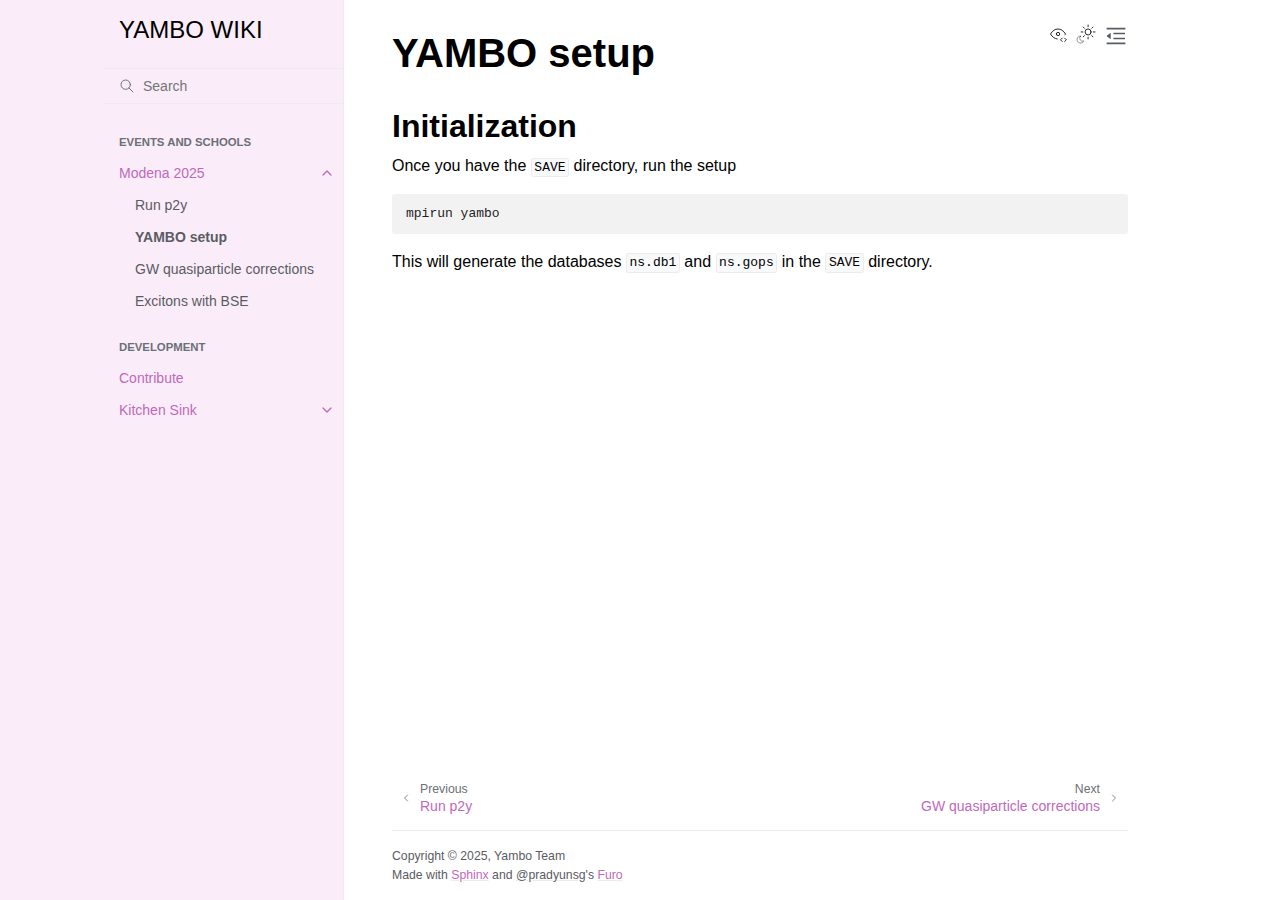
<file: events_and_schools/Modena2025/day1_1_setup.html>
<!doctype html>
<html class="no-js" lang="en" data-content_root="../../">
  <head><meta charset="utf-8">
    <meta name="viewport" content="width=device-width,initial-scale=1">
    <meta name="color-scheme" content="light dark"><meta name="viewport" content="width=device-width, initial-scale=1" />
<link rel="index" title="Index" href="../../genindex.html"><link rel="search" title="Search" href="../../search.html"><link rel="next" title="GW quasiparticle corrections" href="day2_0_gw.html"><link rel="prev" title="Run p2y" href="day1_0_p2y.html">

    <!-- Generated with Sphinx 8.2.3 and Furo 2025.09.25 -->
        <title>YAMBO setup - YAMBO WIKI</title>
      <link rel="stylesheet" type="text/css" href="../../_static/pygments.css?v=d111a655" />
    <link rel="stylesheet" type="text/css" href="../../_static/styles/furo.css?v=580074bf" />
    <link rel="stylesheet" type="text/css" href="../../_static/togglebutton.css?v=13237357" />
    <link rel="stylesheet" type="text/css" href="../../_static/sphinx-design.min.css?v=95c83b7e" />
    <link rel="stylesheet" type="text/css" href="../../_static/styles/furo-extensions.css?v=8dab3a3b" />
    <link rel="stylesheet" type="text/css" href="../../_static/custom.css?v=26ca8203" />
    
    


<style>
  body {
    --color-code-background: #f2f2f2;
  --color-code-foreground: #1e1e1e;
  --admonition-font-size: 1.0rem;
  --admonition-title-font-size: 1.0rem;
  --color-brand-primary: #BF69BB;
  --color-brand-content: #BF69BB;
  --color-background-secondary: #faedf9;
  --color-card-marginals-background: #faedf9;
  --color-inline-code-background: #f8f9fb;
  --color-highlight-on-target: #f7b5b8;
  --color-highlighted-background: #f7b5b8;
  
  }
  @media not print {
    body[data-theme="dark"] {
      --color-code-background: #202020;
  --color-code-foreground: #d0d0d0;
  --admonition-font-size: 1.0rem;
  --admonition-title-font-size: 1.0rem;
  --color-brand-primary: #BF69BB;
  --color-brand-content: #BF69BB;
  --color-background-secondary: #2e122d;
  --color-card-marginals-background: #2e122d;
  --color-inline-code-background: #1f2024;
  --color-highlight-on-target: #a85458;
  --color-highlighted-background: #a85458;
  
    }
    @media (prefers-color-scheme: dark) {
      body:not([data-theme="light"]) {
        --color-code-background: #202020;
  --color-code-foreground: #d0d0d0;
  --admonition-font-size: 1.0rem;
  --admonition-title-font-size: 1.0rem;
  --color-brand-primary: #BF69BB;
  --color-brand-content: #BF69BB;
  --color-background-secondary: #2e122d;
  --color-card-marginals-background: #2e122d;
  --color-inline-code-background: #1f2024;
  --color-highlight-on-target: #a85458;
  --color-highlighted-background: #a85458;
  
      }
    }
  }
</style></head>
  <body>
    
    <script>
      document.body.dataset.theme = localStorage.getItem("theme") || "auto";
    </script>
    

<svg xmlns="http://www.w3.org/2000/svg" style="display: none;">
  <symbol id="svg-toc" viewBox="0 0 24 24">
    <title>Contents</title>
    <svg stroke="currentColor" fill="currentColor" stroke-width="0" viewBox="0 0 1024 1024">
      <path d="M408 442h480c4.4 0 8-3.6 8-8v-56c0-4.4-3.6-8-8-8H408c-4.4 0-8 3.6-8 8v56c0 4.4 3.6 8 8 8zm-8 204c0 4.4 3.6 8 8 8h480c4.4 0 8-3.6 8-8v-56c0-4.4-3.6-8-8-8H408c-4.4 0-8 3.6-8 8v56zm504-486H120c-4.4 0-8 3.6-8 8v56c0 4.4 3.6 8 8 8h784c4.4 0 8-3.6 8-8v-56c0-4.4-3.6-8-8-8zm0 632H120c-4.4 0-8 3.6-8 8v56c0 4.4 3.6 8 8 8h784c4.4 0 8-3.6 8-8v-56c0-4.4-3.6-8-8-8zM115.4 518.9L271.7 642c5.8 4.6 14.4.5 14.4-6.9V388.9c0-7.4-8.5-11.5-14.4-6.9L115.4 505.1a8.74 8.74 0 0 0 0 13.8z"/>
    </svg>
  </symbol>
  <symbol id="svg-menu" viewBox="0 0 24 24">
    <title>Menu</title>
    <svg xmlns="http://www.w3.org/2000/svg" viewBox="0 0 24 24" fill="none" stroke="currentColor"
      stroke-width="2" stroke-linecap="round" stroke-linejoin="round" class="feather-menu">
      <line x1="3" y1="12" x2="21" y2="12"></line>
      <line x1="3" y1="6" x2="21" y2="6"></line>
      <line x1="3" y1="18" x2="21" y2="18"></line>
    </svg>
  </symbol>
  <symbol id="svg-arrow-right" viewBox="0 0 24 24">
    <title>Expand</title>
    <svg xmlns="http://www.w3.org/2000/svg" viewBox="0 0 24 24" fill="none" stroke="currentColor"
      stroke-width="2" stroke-linecap="round" stroke-linejoin="round" class="feather-chevron-right">
      <polyline points="9 18 15 12 9 6"></polyline>
    </svg>
  </symbol>
  <symbol id="svg-sun" viewBox="0 0 24 24">
    <title>Light mode</title>
    <svg xmlns="http://www.w3.org/2000/svg" viewBox="0 0 24 24" fill="none" stroke="currentColor"
      stroke-width="1" stroke-linecap="round" stroke-linejoin="round" class="feather-sun">
      <circle cx="12" cy="12" r="5"></circle>
      <line x1="12" y1="1" x2="12" y2="3"></line>
      <line x1="12" y1="21" x2="12" y2="23"></line>
      <line x1="4.22" y1="4.22" x2="5.64" y2="5.64"></line>
      <line x1="18.36" y1="18.36" x2="19.78" y2="19.78"></line>
      <line x1="1" y1="12" x2="3" y2="12"></line>
      <line x1="21" y1="12" x2="23" y2="12"></line>
      <line x1="4.22" y1="19.78" x2="5.64" y2="18.36"></line>
      <line x1="18.36" y1="5.64" x2="19.78" y2="4.22"></line>
    </svg>
  </symbol>
  <symbol id="svg-moon" viewBox="0 0 24 24">
    <title>Dark mode</title>
    <svg xmlns="http://www.w3.org/2000/svg" viewBox="0 0 24 24" fill="none" stroke="currentColor"
      stroke-width="1" stroke-linecap="round" stroke-linejoin="round" class="icon-tabler-moon">
      <path stroke="none" d="M0 0h24v24H0z" fill="none" />
      <path d="M12 3c.132 0 .263 0 .393 0a7.5 7.5 0 0 0 7.92 12.446a9 9 0 1 1 -8.313 -12.454z" />
    </svg>
  </symbol>
  <symbol id="svg-sun-with-moon" viewBox="0 0 24 24">
    <title>Auto light/dark, in light mode</title>
    <svg xmlns="http://www.w3.org/2000/svg" viewBox="0 0 24 24" fill="none" stroke="currentColor"
      stroke-width="1" stroke-linecap="round" stroke-linejoin="round"
      class="icon-custom-derived-from-feather-sun-and-tabler-moon">
      <path style="opacity: 50%" d="M 5.411 14.504 C 5.471 14.504 5.532 14.504 5.591 14.504 C 3.639 16.319 4.383 19.569 6.931 20.352 C 7.693 20.586 8.512 20.551 9.25 20.252 C 8.023 23.207 4.056 23.725 2.11 21.184 C 0.166 18.642 1.702 14.949 4.874 14.536 C 5.051 14.512 5.231 14.5 5.411 14.5 L 5.411 14.504 Z"/>
      <line x1="14.5" y1="3.25" x2="14.5" y2="1.25"/>
      <line x1="14.5" y1="15.85" x2="14.5" y2="17.85"/>
      <line x1="10.044" y1="5.094" x2="8.63" y2="3.68"/>
      <line x1="19" y1="14.05" x2="20.414" y2="15.464"/>
      <line x1="8.2" y1="9.55" x2="6.2" y2="9.55"/>
      <line x1="20.8" y1="9.55" x2="22.8" y2="9.55"/>
      <line x1="10.044" y1="14.006" x2="8.63" y2="15.42"/>
      <line x1="19" y1="5.05" x2="20.414" y2="3.636"/>
      <circle cx="14.5" cy="9.55" r="3.6"/>
    </svg>
  </symbol>
  <symbol id="svg-moon-with-sun" viewBox="0 0 24 24">
    <title>Auto light/dark, in dark mode</title>
    <svg xmlns="http://www.w3.org/2000/svg" viewBox="0 0 24 24" fill="none" stroke="currentColor"
      stroke-width="1" stroke-linecap="round" stroke-linejoin="round"
      class="icon-custom-derived-from-feather-sun-and-tabler-moon">
      <path d="M 8.282 7.007 C 8.385 7.007 8.494 7.007 8.595 7.007 C 5.18 10.184 6.481 15.869 10.942 17.24 C 12.275 17.648 13.706 17.589 15 17.066 C 12.851 22.236 5.91 23.143 2.505 18.696 C -0.897 14.249 1.791 7.786 7.342 7.063 C 7.652 7.021 7.965 7 8.282 7 L 8.282 7.007 Z"/>
      <line style="opacity: 50%" x1="18" y1="3.705" x2="18" y2="2.5"/>
      <line style="opacity: 50%" x1="18" y1="11.295" x2="18" y2="12.5"/>
      <line style="opacity: 50%" x1="15.316" y1="4.816" x2="14.464" y2="3.964"/>
      <line style="opacity: 50%" x1="20.711" y1="10.212" x2="21.563" y2="11.063"/>
      <line style="opacity: 50%" x1="14.205" y1="7.5" x2="13.001" y2="7.5"/>
      <line style="opacity: 50%" x1="21.795" y1="7.5" x2="23" y2="7.5"/>
      <line style="opacity: 50%" x1="15.316" y1="10.184" x2="14.464" y2="11.036"/>
      <line style="opacity: 50%" x1="20.711" y1="4.789" x2="21.563" y2="3.937"/>
      <circle style="opacity: 50%" cx="18" cy="7.5" r="2.169"/>
    </svg>
  </symbol>
  <symbol id="svg-pencil" viewBox="0 0 24 24">
    <svg xmlns="http://www.w3.org/2000/svg" viewBox="0 0 24 24" fill="none" stroke="currentColor"
      stroke-width="1" stroke-linecap="round" stroke-linejoin="round" class="icon-tabler-pencil-code">
      <path d="M4 20h4l10.5 -10.5a2.828 2.828 0 1 0 -4 -4l-10.5 10.5v4" />
      <path d="M13.5 6.5l4 4" />
      <path d="M20 21l2 -2l-2 -2" />
      <path d="M17 17l-2 2l2 2" />
    </svg>
  </symbol>
  <symbol id="svg-eye" viewBox="0 0 24 24">
    <svg xmlns="http://www.w3.org/2000/svg" viewBox="0 0 24 24" fill="none" stroke="currentColor"
      stroke-width="1" stroke-linecap="round" stroke-linejoin="round" class="icon-tabler-eye-code">
      <path stroke="none" d="M0 0h24v24H0z" fill="none" />
      <path d="M10 12a2 2 0 1 0 4 0a2 2 0 0 0 -4 0" />
      <path
        d="M11.11 17.958c-3.209 -.307 -5.91 -2.293 -8.11 -5.958c2.4 -4 5.4 -6 9 -6c3.6 0 6.6 2 9 6c-.21 .352 -.427 .688 -.647 1.008" />
      <path d="M20 21l2 -2l-2 -2" />
      <path d="M17 17l-2 2l2 2" />
    </svg>
  </symbol>
</svg>

<input type="checkbox" class="sidebar-toggle" name="__navigation" id="__navigation" aria-label="Toggle site navigation sidebar">
<input type="checkbox" class="sidebar-toggle" name="__toc" id="__toc" aria-label="Toggle table of contents sidebar">
<label class="overlay sidebar-overlay" for="__navigation"></label>
<label class="overlay toc-overlay" for="__toc"></label>

<a class="skip-to-content muted-link" href="#furo-main-content">Skip to content</a>



<div class="page">
  <header class="mobile-header">
    <div class="header-left">
      <label class="nav-overlay-icon" for="__navigation">
        <span class="icon"><svg><use href="#svg-menu"></use></svg></span>
      </label>
    </div>
    <div class="header-center">
      <a href="../../index.html"><div class="brand">YAMBO WIKI</div></a>
    </div>
    <div class="header-right">
      <div class="theme-toggle-container theme-toggle-header">
        <button class="theme-toggle" aria-label="Toggle Light / Dark / Auto color theme">
          <svg class="theme-icon-when-auto-light"><use href="#svg-sun-with-moon"></use></svg>
          <svg class="theme-icon-when-auto-dark"><use href="#svg-moon-with-sun"></use></svg>
          <svg class="theme-icon-when-dark"><use href="#svg-moon"></use></svg>
          <svg class="theme-icon-when-light"><use href="#svg-sun"></use></svg>
        </button>
      </div>
      <label class="toc-overlay-icon toc-header-icon" for="__toc">
        <span class="icon"><svg><use href="#svg-toc"></use></svg></span>
      </label>
    </div>
  </header>
  <aside class="sidebar-drawer">
    <div class="sidebar-container">
      
      <div class="sidebar-sticky"><a class="sidebar-brand" href="../../index.html">
  
  <span class="sidebar-brand-text">YAMBO WIKI</span>
  
</a><form class="sidebar-search-container" method="get" action="../../search.html" role="search">
  <input class="sidebar-search" placeholder="Search" name="q" aria-label="Search">
  <input type="hidden" name="check_keywords" value="yes">
  <input type="hidden" name="area" value="default">
</form>
<div id="searchbox"></div><div class="sidebar-scroll"><div class="sidebar-tree">
  <p class="caption" role="heading"><span class="caption-text">Events and schools</span></p>
<ul class="current">
<li class="toctree-l1 current has-children"><a class="reference internal" href="index_schools_modena2025.html">Modena 2025</a><input aria-label="Toggle navigation of Modena 2025" checked="" class="toctree-checkbox" id="toctree-checkbox-1" name="toctree-checkbox-1" role="switch" type="checkbox"/><label for="toctree-checkbox-1"><span class="icon"><svg><use href="#svg-arrow-right"></use></svg></span></label><ul class="current">
<li class="toctree-l2"><a class="reference internal" href="day1_0_p2y.html">Run p2y</a></li>
<li class="toctree-l2 current current-page"><a class="current reference internal" href="#">YAMBO setup</a></li>
<li class="toctree-l2"><a class="reference internal" href="day2_0_gw.html">GW quasiparticle corrections</a></li>
<li class="toctree-l2"><a class="reference internal" href="day3_0_bse.html">Excitons with BSE</a></li>
</ul>
</li>
</ul>
<p class="caption" role="heading"><span class="caption-text">Development</span></p>
<ul>
<li class="toctree-l1"><a class="reference internal" href="../../development/index_contribute.html">Contribute</a></li>
<li class="toctree-l1 has-children"><a class="reference internal" href="../../development/index_kitchen_sink.html">Kitchen Sink</a><input aria-label="Toggle navigation of Kitchen Sink" class="toctree-checkbox" id="toctree-checkbox-2" name="toctree-checkbox-2" role="switch" type="checkbox"/><label for="toctree-checkbox-2"><span class="icon"><svg><use href="#svg-arrow-right"></use></svg></span></label><ul>
<li class="toctree-l2"><a class="reference internal" href="../../development/text_elements.html">Text elements</a></li>
<li class="toctree-l2"><a class="reference internal" href="../../development/admonitions.html">Admonitions</a></li>
<li class="toctree-l2"><a class="reference internal" href="../../development/codeblocks.html">Showing code</a></li>
<li class="toctree-l2"><a class="reference internal" href="../../development/math.html">Math</a></li>
<li class="toctree-l2"><a class="reference internal" href="../../development/sphinx_design.html"><code class="docutils literal notranslate"><span class="pre">sphinx-design</span></code> elements</a></li>
</ul>
</li>
</ul>

</div>
</div>

      </div>
      
    </div>
  </aside>
  <div class="main">
    <div class="content">
      <div class="article-container">
        <a href="#" class="back-to-top muted-link">
          <svg xmlns="http://www.w3.org/2000/svg" viewBox="0 0 24 24">
            <path d="M13 20h-2V8l-5.5 5.5-1.42-1.42L12 4.16l7.92 7.92-1.42 1.42L13 8v12z"></path>
          </svg>
          <span>Back to top</span>
        </a>
        <div class="content-icon-container">
          <div class="view-this-page">
  <a class="muted-link" href="../../_sources/events_and_schools/Modena2025/day1_1_setup.rst.txt" title="View this page">
    <svg><use href="#svg-eye"></use></svg>
    <span class="visually-hidden">View this page</span>
  </a>
</div>
<div class="theme-toggle-container theme-toggle-content">
            <button class="theme-toggle" aria-label="Toggle Light / Dark / Auto color theme">
              <svg class="theme-icon-when-auto-light"><use href="#svg-sun-with-moon"></use></svg>
              <svg class="theme-icon-when-auto-dark"><use href="#svg-moon-with-sun"></use></svg>
              <svg class="theme-icon-when-dark"><use href="#svg-moon"></use></svg>
              <svg class="theme-icon-when-light"><use href="#svg-sun"></use></svg>
            </button>
          </div>
          <label class="toc-overlay-icon toc-content-icon" for="__toc">
            <span class="icon"><svg><use href="#svg-toc"></use></svg></span>
          </label>
        </div>
        <article role="main" id="furo-main-content">
          <section id="yambo-setup">
<h1>YAMBO setup<a class="headerlink" href="#yambo-setup" title="Link to this heading">¶</a></h1>
<section id="initialization">
<h2>Initialization<a class="headerlink" href="#initialization" title="Link to this heading">¶</a></h2>
<p>Once you have the <code class="docutils literal notranslate"><span class="pre">SAVE</span></code> directory, run the setup</p>
<div class="highlight-console notranslate"><div class="highlight"><pre><span></span><span class="go">mpirun yambo</span>
</pre></div>
</div>
<p>This will generate the databases <code class="docutils literal notranslate"><span class="pre">ns.db1</span></code> and <code class="docutils literal notranslate"><span class="pre">ns.gops</span></code> in the <code class="docutils literal notranslate"><span class="pre">SAVE</span></code> directory.</p>
</section>
</section>

        </article>
      </div>
      <footer>
        
        <div class="related-pages">
          <a class="next-page" href="day2_0_gw.html">
              <div class="page-info">
                <div class="context">
                  <span>Next</span>
                </div>
                <div class="title">GW quasiparticle corrections</div>
              </div>
              <svg class="furo-related-icon"><use href="#svg-arrow-right"></use></svg>
            </a>
          <a class="prev-page" href="day1_0_p2y.html">
              <svg class="furo-related-icon"><use href="#svg-arrow-right"></use></svg>
              <div class="page-info">
                <div class="context">
                  <span>Previous</span>
                </div>
                
                <div class="title">Run p2y</div>
                
              </div>
            </a>
        </div>
        <div class="bottom-of-page">
          <div class="left-details">
            <div class="copyright">
                Copyright &#169; 2025, Yambo Team
            </div>
            Made with <a href="https://www.sphinx-doc.org/">Sphinx</a> and <a class="muted-link" href="https://pradyunsg.me">@pradyunsg</a>'s
            
            <a href="https://github.com/pradyunsg/furo">Furo</a>
            
          </div>
          <div class="right-details">
            
          </div>
        </div>
        
      </footer>
    </div>
    <aside class="toc-drawer">
      
      
      <div class="toc-sticky toc-scroll">
        <div class="toc-title-container">
          <span class="toc-title">
            On this page
          </span>
        </div>
        <div class="toc-tree-container">
          <div class="toc-tree">
            <ul>
<li><a class="reference internal" href="#">YAMBO setup</a><ul>
<li><a class="reference internal" href="#initialization">Initialization</a></li>
</ul>
</li>
</ul>

          </div>
        </div>
      </div>
      
      
    </aside>
  </div>
</div><script src="../../_static/documentation_options.js?v=5929fcd5"></script>
    <script src="../../_static/doctools.js?v=9bcbadda"></script>
    <script src="../../_static/sphinx_highlight.js?v=dc90522c"></script>
    <script src="../../_static/scripts/furo.js?v=46bd48cc"></script>
    <script>let toggleHintShow = ' ';</script>
    <script>let toggleHintHide = ' ';</script>
    <script>let toggleOpenOnPrint = 'true';</script>
    <script src="../../_static/togglebutton.js?v=4a39c7ea"></script>
    <script src="../../_static/design-tabs.js?v=f930bc37"></script>
    <script>var togglebuttonSelector = '.toggle, .admonition.dropdown';</script>
    </body>
</html>
</file>
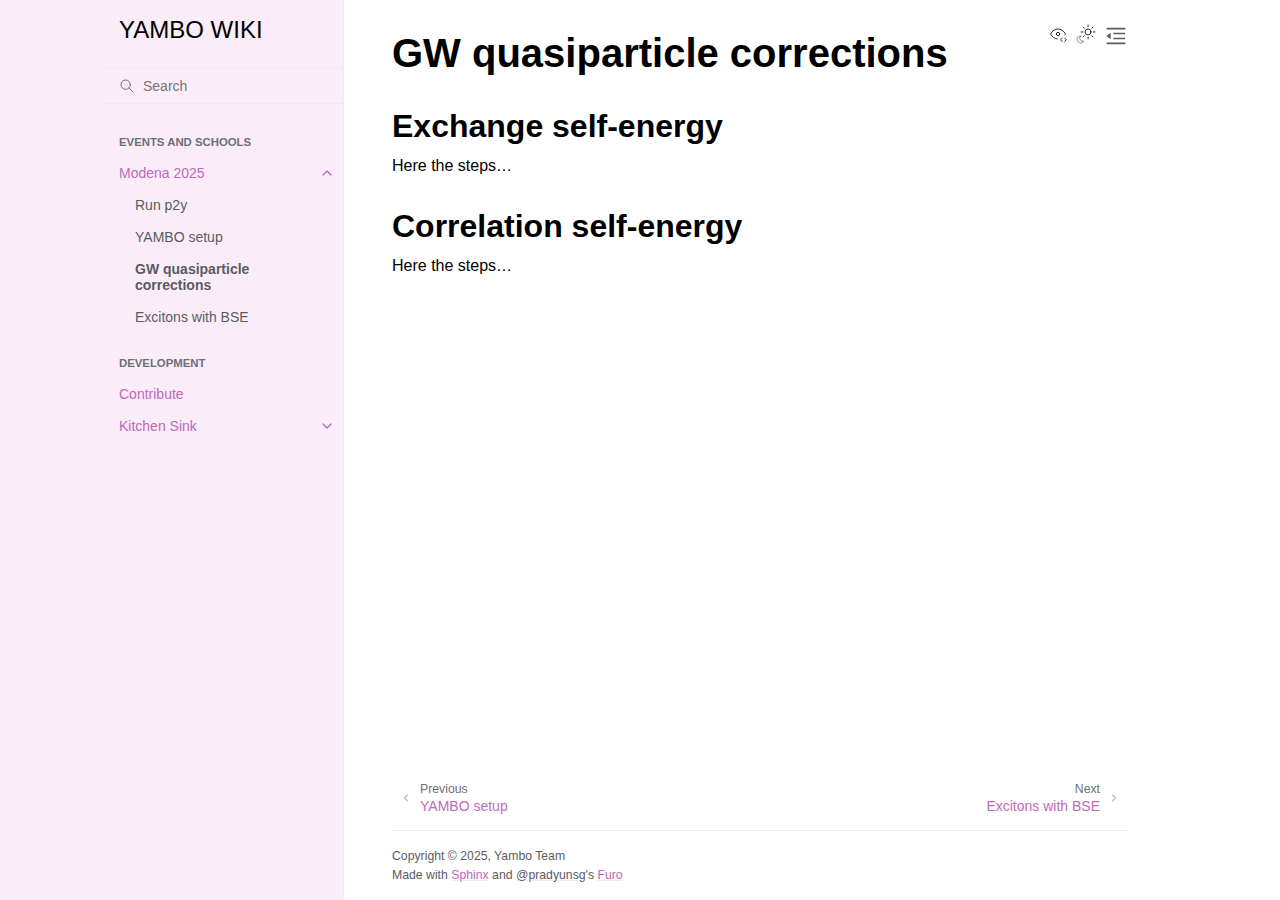
<file: events_and_schools/Modena2025/day2_0_gw.html>
<!doctype html>
<html class="no-js" lang="en" data-content_root="../../">
  <head><meta charset="utf-8">
    <meta name="viewport" content="width=device-width,initial-scale=1">
    <meta name="color-scheme" content="light dark"><meta name="viewport" content="width=device-width, initial-scale=1" />
<link rel="index" title="Index" href="../../genindex.html"><link rel="search" title="Search" href="../../search.html"><link rel="next" title="Excitons with BSE" href="day3_0_bse.html"><link rel="prev" title="YAMBO setup" href="day1_1_setup.html">

    <!-- Generated with Sphinx 8.2.3 and Furo 2025.09.25 -->
        <title>GW quasiparticle corrections - YAMBO WIKI</title>
      <link rel="stylesheet" type="text/css" href="../../_static/pygments.css?v=d111a655" />
    <link rel="stylesheet" type="text/css" href="../../_static/styles/furo.css?v=580074bf" />
    <link rel="stylesheet" type="text/css" href="../../_static/togglebutton.css?v=13237357" />
    <link rel="stylesheet" type="text/css" href="../../_static/sphinx-design.min.css?v=95c83b7e" />
    <link rel="stylesheet" type="text/css" href="../../_static/styles/furo-extensions.css?v=8dab3a3b" />
    <link rel="stylesheet" type="text/css" href="../../_static/custom.css?v=26ca8203" />
    
    


<style>
  body {
    --color-code-background: #f2f2f2;
  --color-code-foreground: #1e1e1e;
  --admonition-font-size: 1.0rem;
  --admonition-title-font-size: 1.0rem;
  --color-brand-primary: #BF69BB;
  --color-brand-content: #BF69BB;
  --color-background-secondary: #faedf9;
  --color-card-marginals-background: #faedf9;
  --color-inline-code-background: #f8f9fb;
  --color-highlight-on-target: #f7b5b8;
  --color-highlighted-background: #f7b5b8;
  
  }
  @media not print {
    body[data-theme="dark"] {
      --color-code-background: #202020;
  --color-code-foreground: #d0d0d0;
  --admonition-font-size: 1.0rem;
  --admonition-title-font-size: 1.0rem;
  --color-brand-primary: #BF69BB;
  --color-brand-content: #BF69BB;
  --color-background-secondary: #2e122d;
  --color-card-marginals-background: #2e122d;
  --color-inline-code-background: #1f2024;
  --color-highlight-on-target: #a85458;
  --color-highlighted-background: #a85458;
  
    }
    @media (prefers-color-scheme: dark) {
      body:not([data-theme="light"]) {
        --color-code-background: #202020;
  --color-code-foreground: #d0d0d0;
  --admonition-font-size: 1.0rem;
  --admonition-title-font-size: 1.0rem;
  --color-brand-primary: #BF69BB;
  --color-brand-content: #BF69BB;
  --color-background-secondary: #2e122d;
  --color-card-marginals-background: #2e122d;
  --color-inline-code-background: #1f2024;
  --color-highlight-on-target: #a85458;
  --color-highlighted-background: #a85458;
  
      }
    }
  }
</style></head>
  <body>
    
    <script>
      document.body.dataset.theme = localStorage.getItem("theme") || "auto";
    </script>
    

<svg xmlns="http://www.w3.org/2000/svg" style="display: none;">
  <symbol id="svg-toc" viewBox="0 0 24 24">
    <title>Contents</title>
    <svg stroke="currentColor" fill="currentColor" stroke-width="0" viewBox="0 0 1024 1024">
      <path d="M408 442h480c4.4 0 8-3.6 8-8v-56c0-4.4-3.6-8-8-8H408c-4.4 0-8 3.6-8 8v56c0 4.4 3.6 8 8 8zm-8 204c0 4.4 3.6 8 8 8h480c4.4 0 8-3.6 8-8v-56c0-4.4-3.6-8-8-8H408c-4.4 0-8 3.6-8 8v56zm504-486H120c-4.4 0-8 3.6-8 8v56c0 4.4 3.6 8 8 8h784c4.4 0 8-3.6 8-8v-56c0-4.4-3.6-8-8-8zm0 632H120c-4.4 0-8 3.6-8 8v56c0 4.4 3.6 8 8 8h784c4.4 0 8-3.6 8-8v-56c0-4.4-3.6-8-8-8zM115.4 518.9L271.7 642c5.8 4.6 14.4.5 14.4-6.9V388.9c0-7.4-8.5-11.5-14.4-6.9L115.4 505.1a8.74 8.74 0 0 0 0 13.8z"/>
    </svg>
  </symbol>
  <symbol id="svg-menu" viewBox="0 0 24 24">
    <title>Menu</title>
    <svg xmlns="http://www.w3.org/2000/svg" viewBox="0 0 24 24" fill="none" stroke="currentColor"
      stroke-width="2" stroke-linecap="round" stroke-linejoin="round" class="feather-menu">
      <line x1="3" y1="12" x2="21" y2="12"></line>
      <line x1="3" y1="6" x2="21" y2="6"></line>
      <line x1="3" y1="18" x2="21" y2="18"></line>
    </svg>
  </symbol>
  <symbol id="svg-arrow-right" viewBox="0 0 24 24">
    <title>Expand</title>
    <svg xmlns="http://www.w3.org/2000/svg" viewBox="0 0 24 24" fill="none" stroke="currentColor"
      stroke-width="2" stroke-linecap="round" stroke-linejoin="round" class="feather-chevron-right">
      <polyline points="9 18 15 12 9 6"></polyline>
    </svg>
  </symbol>
  <symbol id="svg-sun" viewBox="0 0 24 24">
    <title>Light mode</title>
    <svg xmlns="http://www.w3.org/2000/svg" viewBox="0 0 24 24" fill="none" stroke="currentColor"
      stroke-width="1" stroke-linecap="round" stroke-linejoin="round" class="feather-sun">
      <circle cx="12" cy="12" r="5"></circle>
      <line x1="12" y1="1" x2="12" y2="3"></line>
      <line x1="12" y1="21" x2="12" y2="23"></line>
      <line x1="4.22" y1="4.22" x2="5.64" y2="5.64"></line>
      <line x1="18.36" y1="18.36" x2="19.78" y2="19.78"></line>
      <line x1="1" y1="12" x2="3" y2="12"></line>
      <line x1="21" y1="12" x2="23" y2="12"></line>
      <line x1="4.22" y1="19.78" x2="5.64" y2="18.36"></line>
      <line x1="18.36" y1="5.64" x2="19.78" y2="4.22"></line>
    </svg>
  </symbol>
  <symbol id="svg-moon" viewBox="0 0 24 24">
    <title>Dark mode</title>
    <svg xmlns="http://www.w3.org/2000/svg" viewBox="0 0 24 24" fill="none" stroke="currentColor"
      stroke-width="1" stroke-linecap="round" stroke-linejoin="round" class="icon-tabler-moon">
      <path stroke="none" d="M0 0h24v24H0z" fill="none" />
      <path d="M12 3c.132 0 .263 0 .393 0a7.5 7.5 0 0 0 7.92 12.446a9 9 0 1 1 -8.313 -12.454z" />
    </svg>
  </symbol>
  <symbol id="svg-sun-with-moon" viewBox="0 0 24 24">
    <title>Auto light/dark, in light mode</title>
    <svg xmlns="http://www.w3.org/2000/svg" viewBox="0 0 24 24" fill="none" stroke="currentColor"
      stroke-width="1" stroke-linecap="round" stroke-linejoin="round"
      class="icon-custom-derived-from-feather-sun-and-tabler-moon">
      <path style="opacity: 50%" d="M 5.411 14.504 C 5.471 14.504 5.532 14.504 5.591 14.504 C 3.639 16.319 4.383 19.569 6.931 20.352 C 7.693 20.586 8.512 20.551 9.25 20.252 C 8.023 23.207 4.056 23.725 2.11 21.184 C 0.166 18.642 1.702 14.949 4.874 14.536 C 5.051 14.512 5.231 14.5 5.411 14.5 L 5.411 14.504 Z"/>
      <line x1="14.5" y1="3.25" x2="14.5" y2="1.25"/>
      <line x1="14.5" y1="15.85" x2="14.5" y2="17.85"/>
      <line x1="10.044" y1="5.094" x2="8.63" y2="3.68"/>
      <line x1="19" y1="14.05" x2="20.414" y2="15.464"/>
      <line x1="8.2" y1="9.55" x2="6.2" y2="9.55"/>
      <line x1="20.8" y1="9.55" x2="22.8" y2="9.55"/>
      <line x1="10.044" y1="14.006" x2="8.63" y2="15.42"/>
      <line x1="19" y1="5.05" x2="20.414" y2="3.636"/>
      <circle cx="14.5" cy="9.55" r="3.6"/>
    </svg>
  </symbol>
  <symbol id="svg-moon-with-sun" viewBox="0 0 24 24">
    <title>Auto light/dark, in dark mode</title>
    <svg xmlns="http://www.w3.org/2000/svg" viewBox="0 0 24 24" fill="none" stroke="currentColor"
      stroke-width="1" stroke-linecap="round" stroke-linejoin="round"
      class="icon-custom-derived-from-feather-sun-and-tabler-moon">
      <path d="M 8.282 7.007 C 8.385 7.007 8.494 7.007 8.595 7.007 C 5.18 10.184 6.481 15.869 10.942 17.24 C 12.275 17.648 13.706 17.589 15 17.066 C 12.851 22.236 5.91 23.143 2.505 18.696 C -0.897 14.249 1.791 7.786 7.342 7.063 C 7.652 7.021 7.965 7 8.282 7 L 8.282 7.007 Z"/>
      <line style="opacity: 50%" x1="18" y1="3.705" x2="18" y2="2.5"/>
      <line style="opacity: 50%" x1="18" y1="11.295" x2="18" y2="12.5"/>
      <line style="opacity: 50%" x1="15.316" y1="4.816" x2="14.464" y2="3.964"/>
      <line style="opacity: 50%" x1="20.711" y1="10.212" x2="21.563" y2="11.063"/>
      <line style="opacity: 50%" x1="14.205" y1="7.5" x2="13.001" y2="7.5"/>
      <line style="opacity: 50%" x1="21.795" y1="7.5" x2="23" y2="7.5"/>
      <line style="opacity: 50%" x1="15.316" y1="10.184" x2="14.464" y2="11.036"/>
      <line style="opacity: 50%" x1="20.711" y1="4.789" x2="21.563" y2="3.937"/>
      <circle style="opacity: 50%" cx="18" cy="7.5" r="2.169"/>
    </svg>
  </symbol>
  <symbol id="svg-pencil" viewBox="0 0 24 24">
    <svg xmlns="http://www.w3.org/2000/svg" viewBox="0 0 24 24" fill="none" stroke="currentColor"
      stroke-width="1" stroke-linecap="round" stroke-linejoin="round" class="icon-tabler-pencil-code">
      <path d="M4 20h4l10.5 -10.5a2.828 2.828 0 1 0 -4 -4l-10.5 10.5v4" />
      <path d="M13.5 6.5l4 4" />
      <path d="M20 21l2 -2l-2 -2" />
      <path d="M17 17l-2 2l2 2" />
    </svg>
  </symbol>
  <symbol id="svg-eye" viewBox="0 0 24 24">
    <svg xmlns="http://www.w3.org/2000/svg" viewBox="0 0 24 24" fill="none" stroke="currentColor"
      stroke-width="1" stroke-linecap="round" stroke-linejoin="round" class="icon-tabler-eye-code">
      <path stroke="none" d="M0 0h24v24H0z" fill="none" />
      <path d="M10 12a2 2 0 1 0 4 0a2 2 0 0 0 -4 0" />
      <path
        d="M11.11 17.958c-3.209 -.307 -5.91 -2.293 -8.11 -5.958c2.4 -4 5.4 -6 9 -6c3.6 0 6.6 2 9 6c-.21 .352 -.427 .688 -.647 1.008" />
      <path d="M20 21l2 -2l-2 -2" />
      <path d="M17 17l-2 2l2 2" />
    </svg>
  </symbol>
</svg>

<input type="checkbox" class="sidebar-toggle" name="__navigation" id="__navigation" aria-label="Toggle site navigation sidebar">
<input type="checkbox" class="sidebar-toggle" name="__toc" id="__toc" aria-label="Toggle table of contents sidebar">
<label class="overlay sidebar-overlay" for="__navigation"></label>
<label class="overlay toc-overlay" for="__toc"></label>

<a class="skip-to-content muted-link" href="#furo-main-content">Skip to content</a>



<div class="page">
  <header class="mobile-header">
    <div class="header-left">
      <label class="nav-overlay-icon" for="__navigation">
        <span class="icon"><svg><use href="#svg-menu"></use></svg></span>
      </label>
    </div>
    <div class="header-center">
      <a href="../../index.html"><div class="brand">YAMBO WIKI</div></a>
    </div>
    <div class="header-right">
      <div class="theme-toggle-container theme-toggle-header">
        <button class="theme-toggle" aria-label="Toggle Light / Dark / Auto color theme">
          <svg class="theme-icon-when-auto-light"><use href="#svg-sun-with-moon"></use></svg>
          <svg class="theme-icon-when-auto-dark"><use href="#svg-moon-with-sun"></use></svg>
          <svg class="theme-icon-when-dark"><use href="#svg-moon"></use></svg>
          <svg class="theme-icon-when-light"><use href="#svg-sun"></use></svg>
        </button>
      </div>
      <label class="toc-overlay-icon toc-header-icon" for="__toc">
        <span class="icon"><svg><use href="#svg-toc"></use></svg></span>
      </label>
    </div>
  </header>
  <aside class="sidebar-drawer">
    <div class="sidebar-container">
      
      <div class="sidebar-sticky"><a class="sidebar-brand" href="../../index.html">
  
  <span class="sidebar-brand-text">YAMBO WIKI</span>
  
</a><form class="sidebar-search-container" method="get" action="../../search.html" role="search">
  <input class="sidebar-search" placeholder="Search" name="q" aria-label="Search">
  <input type="hidden" name="check_keywords" value="yes">
  <input type="hidden" name="area" value="default">
</form>
<div id="searchbox"></div><div class="sidebar-scroll"><div class="sidebar-tree">
  <p class="caption" role="heading"><span class="caption-text">Events and schools</span></p>
<ul class="current">
<li class="toctree-l1 current has-children"><a class="reference internal" href="index_schools_modena2025.html">Modena 2025</a><input aria-label="Toggle navigation of Modena 2025" checked="" class="toctree-checkbox" id="toctree-checkbox-1" name="toctree-checkbox-1" role="switch" type="checkbox"/><label for="toctree-checkbox-1"><span class="icon"><svg><use href="#svg-arrow-right"></use></svg></span></label><ul class="current">
<li class="toctree-l2"><a class="reference internal" href="day1_0_p2y.html">Run p2y</a></li>
<li class="toctree-l2"><a class="reference internal" href="day1_1_setup.html">YAMBO setup</a></li>
<li class="toctree-l2 current current-page"><a class="current reference internal" href="#">GW quasiparticle corrections</a></li>
<li class="toctree-l2"><a class="reference internal" href="day3_0_bse.html">Excitons with BSE</a></li>
</ul>
</li>
</ul>
<p class="caption" role="heading"><span class="caption-text">Development</span></p>
<ul>
<li class="toctree-l1"><a class="reference internal" href="../../development/index_contribute.html">Contribute</a></li>
<li class="toctree-l1 has-children"><a class="reference internal" href="../../development/index_kitchen_sink.html">Kitchen Sink</a><input aria-label="Toggle navigation of Kitchen Sink" class="toctree-checkbox" id="toctree-checkbox-2" name="toctree-checkbox-2" role="switch" type="checkbox"/><label for="toctree-checkbox-2"><span class="icon"><svg><use href="#svg-arrow-right"></use></svg></span></label><ul>
<li class="toctree-l2"><a class="reference internal" href="../../development/text_elements.html">Text elements</a></li>
<li class="toctree-l2"><a class="reference internal" href="../../development/admonitions.html">Admonitions</a></li>
<li class="toctree-l2"><a class="reference internal" href="../../development/codeblocks.html">Showing code</a></li>
<li class="toctree-l2"><a class="reference internal" href="../../development/math.html">Math</a></li>
<li class="toctree-l2"><a class="reference internal" href="../../development/sphinx_design.html"><code class="docutils literal notranslate"><span class="pre">sphinx-design</span></code> elements</a></li>
</ul>
</li>
</ul>

</div>
</div>

      </div>
      
    </div>
  </aside>
  <div class="main">
    <div class="content">
      <div class="article-container">
        <a href="#" class="back-to-top muted-link">
          <svg xmlns="http://www.w3.org/2000/svg" viewBox="0 0 24 24">
            <path d="M13 20h-2V8l-5.5 5.5-1.42-1.42L12 4.16l7.92 7.92-1.42 1.42L13 8v12z"></path>
          </svg>
          <span>Back to top</span>
        </a>
        <div class="content-icon-container">
          <div class="view-this-page">
  <a class="muted-link" href="../../_sources/events_and_schools/Modena2025/day2_0_gw.rst.txt" title="View this page">
    <svg><use href="#svg-eye"></use></svg>
    <span class="visually-hidden">View this page</span>
  </a>
</div>
<div class="theme-toggle-container theme-toggle-content">
            <button class="theme-toggle" aria-label="Toggle Light / Dark / Auto color theme">
              <svg class="theme-icon-when-auto-light"><use href="#svg-sun-with-moon"></use></svg>
              <svg class="theme-icon-when-auto-dark"><use href="#svg-moon-with-sun"></use></svg>
              <svg class="theme-icon-when-dark"><use href="#svg-moon"></use></svg>
              <svg class="theme-icon-when-light"><use href="#svg-sun"></use></svg>
            </button>
          </div>
          <label class="toc-overlay-icon toc-content-icon" for="__toc">
            <span class="icon"><svg><use href="#svg-toc"></use></svg></span>
          </label>
        </div>
        <article role="main" id="furo-main-content">
          <section id="gw-quasiparticle-corrections">
<h1>GW quasiparticle corrections<a class="headerlink" href="#gw-quasiparticle-corrections" title="Link to this heading">¶</a></h1>
<section id="exchange-self-energy">
<h2>Exchange self-energy<a class="headerlink" href="#exchange-self-energy" title="Link to this heading">¶</a></h2>
<p>Here the steps…</p>
</section>
<section id="correlation-self-energy">
<h2>Correlation self-energy<a class="headerlink" href="#correlation-self-energy" title="Link to this heading">¶</a></h2>
<p>Here the steps…</p>
</section>
</section>

        </article>
      </div>
      <footer>
        
        <div class="related-pages">
          <a class="next-page" href="day3_0_bse.html">
              <div class="page-info">
                <div class="context">
                  <span>Next</span>
                </div>
                <div class="title">Excitons with BSE</div>
              </div>
              <svg class="furo-related-icon"><use href="#svg-arrow-right"></use></svg>
            </a>
          <a class="prev-page" href="day1_1_setup.html">
              <svg class="furo-related-icon"><use href="#svg-arrow-right"></use></svg>
              <div class="page-info">
                <div class="context">
                  <span>Previous</span>
                </div>
                
                <div class="title">YAMBO setup</div>
                
              </div>
            </a>
        </div>
        <div class="bottom-of-page">
          <div class="left-details">
            <div class="copyright">
                Copyright &#169; 2025, Yambo Team
            </div>
            Made with <a href="https://www.sphinx-doc.org/">Sphinx</a> and <a class="muted-link" href="https://pradyunsg.me">@pradyunsg</a>'s
            
            <a href="https://github.com/pradyunsg/furo">Furo</a>
            
          </div>
          <div class="right-details">
            
          </div>
        </div>
        
      </footer>
    </div>
    <aside class="toc-drawer">
      
      
      <div class="toc-sticky toc-scroll">
        <div class="toc-title-container">
          <span class="toc-title">
            On this page
          </span>
        </div>
        <div class="toc-tree-container">
          <div class="toc-tree">
            <ul>
<li><a class="reference internal" href="#">GW quasiparticle corrections</a><ul>
<li><a class="reference internal" href="#exchange-self-energy">Exchange self-energy</a></li>
<li><a class="reference internal" href="#correlation-self-energy">Correlation self-energy</a></li>
</ul>
</li>
</ul>

          </div>
        </div>
      </div>
      
      
    </aside>
  </div>
</div><script src="../../_static/documentation_options.js?v=5929fcd5"></script>
    <script src="../../_static/doctools.js?v=9bcbadda"></script>
    <script src="../../_static/sphinx_highlight.js?v=dc90522c"></script>
    <script src="../../_static/scripts/furo.js?v=46bd48cc"></script>
    <script>let toggleHintShow = ' ';</script>
    <script>let toggleHintHide = ' ';</script>
    <script>let toggleOpenOnPrint = 'true';</script>
    <script src="../../_static/togglebutton.js?v=4a39c7ea"></script>
    <script src="../../_static/design-tabs.js?v=f930bc37"></script>
    <script>var togglebuttonSelector = '.toggle, .admonition.dropdown';</script>
    </body>
</html>
</file>
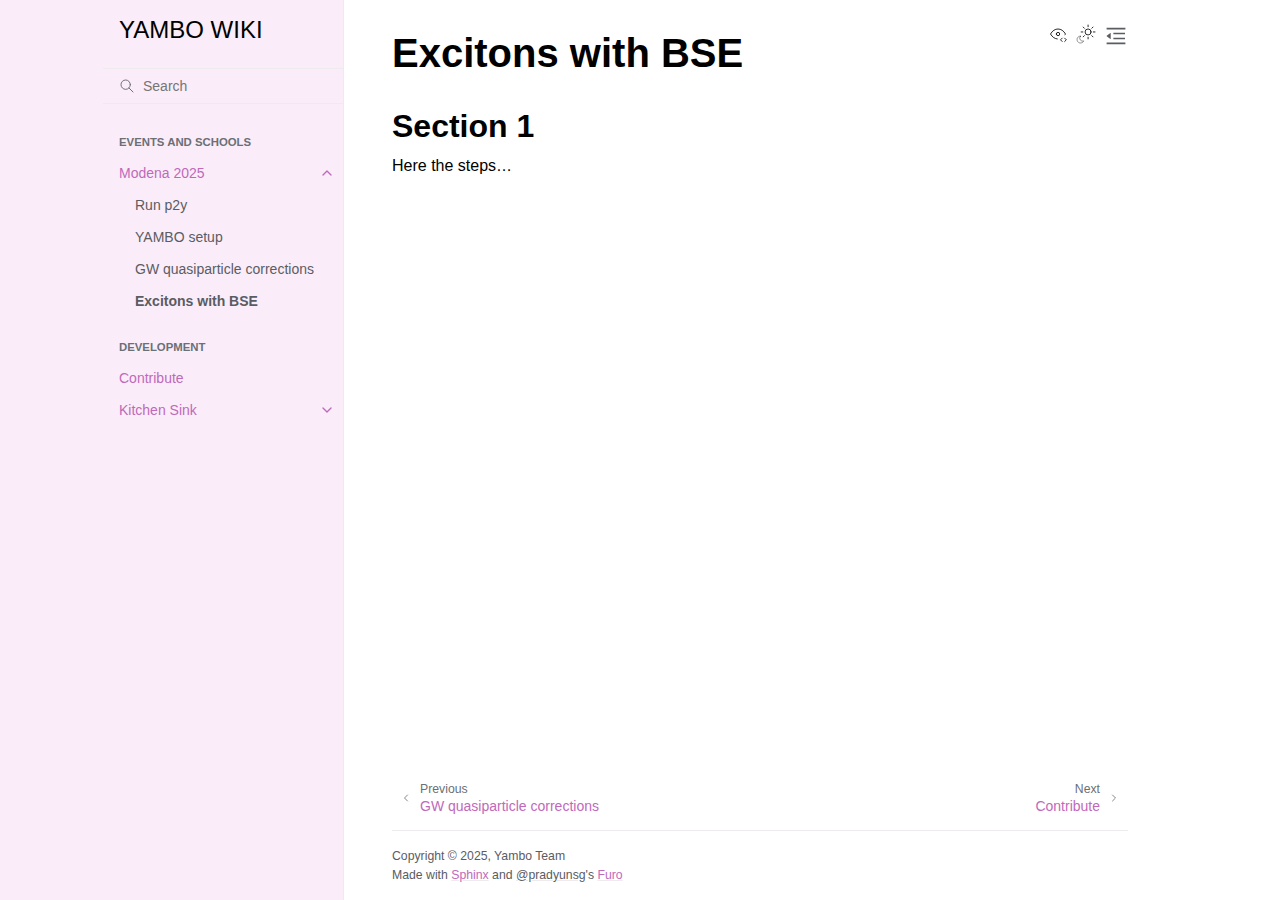
<file: events_and_schools/Modena2025/day3_0_bse.html>
<!doctype html>
<html class="no-js" lang="en" data-content_root="../../">
  <head><meta charset="utf-8">
    <meta name="viewport" content="width=device-width,initial-scale=1">
    <meta name="color-scheme" content="light dark"><meta name="viewport" content="width=device-width, initial-scale=1" />
<link rel="index" title="Index" href="../../genindex.html"><link rel="search" title="Search" href="../../search.html"><link rel="next" title="Contribute" href="../../development/index_contribute.html"><link rel="prev" title="GW quasiparticle corrections" href="day2_0_gw.html">

    <!-- Generated with Sphinx 8.2.3 and Furo 2025.09.25 -->
        <title>Excitons with BSE - YAMBO WIKI</title>
      <link rel="stylesheet" type="text/css" href="../../_static/pygments.css?v=d111a655" />
    <link rel="stylesheet" type="text/css" href="../../_static/styles/furo.css?v=580074bf" />
    <link rel="stylesheet" type="text/css" href="../../_static/togglebutton.css?v=13237357" />
    <link rel="stylesheet" type="text/css" href="../../_static/sphinx-design.min.css?v=95c83b7e" />
    <link rel="stylesheet" type="text/css" href="../../_static/styles/furo-extensions.css?v=8dab3a3b" />
    <link rel="stylesheet" type="text/css" href="../../_static/custom.css?v=26ca8203" />
    
    


<style>
  body {
    --color-code-background: #f2f2f2;
  --color-code-foreground: #1e1e1e;
  --admonition-font-size: 1.0rem;
  --admonition-title-font-size: 1.0rem;
  --color-brand-primary: #BF69BB;
  --color-brand-content: #BF69BB;
  --color-background-secondary: #faedf9;
  --color-card-marginals-background: #faedf9;
  --color-inline-code-background: #f8f9fb;
  --color-highlight-on-target: #f7b5b8;
  --color-highlighted-background: #f7b5b8;
  
  }
  @media not print {
    body[data-theme="dark"] {
      --color-code-background: #202020;
  --color-code-foreground: #d0d0d0;
  --admonition-font-size: 1.0rem;
  --admonition-title-font-size: 1.0rem;
  --color-brand-primary: #BF69BB;
  --color-brand-content: #BF69BB;
  --color-background-secondary: #2e122d;
  --color-card-marginals-background: #2e122d;
  --color-inline-code-background: #1f2024;
  --color-highlight-on-target: #a85458;
  --color-highlighted-background: #a85458;
  
    }
    @media (prefers-color-scheme: dark) {
      body:not([data-theme="light"]) {
        --color-code-background: #202020;
  --color-code-foreground: #d0d0d0;
  --admonition-font-size: 1.0rem;
  --admonition-title-font-size: 1.0rem;
  --color-brand-primary: #BF69BB;
  --color-brand-content: #BF69BB;
  --color-background-secondary: #2e122d;
  --color-card-marginals-background: #2e122d;
  --color-inline-code-background: #1f2024;
  --color-highlight-on-target: #a85458;
  --color-highlighted-background: #a85458;
  
      }
    }
  }
</style></head>
  <body>
    
    <script>
      document.body.dataset.theme = localStorage.getItem("theme") || "auto";
    </script>
    

<svg xmlns="http://www.w3.org/2000/svg" style="display: none;">
  <symbol id="svg-toc" viewBox="0 0 24 24">
    <title>Contents</title>
    <svg stroke="currentColor" fill="currentColor" stroke-width="0" viewBox="0 0 1024 1024">
      <path d="M408 442h480c4.4 0 8-3.6 8-8v-56c0-4.4-3.6-8-8-8H408c-4.4 0-8 3.6-8 8v56c0 4.4 3.6 8 8 8zm-8 204c0 4.4 3.6 8 8 8h480c4.4 0 8-3.6 8-8v-56c0-4.4-3.6-8-8-8H408c-4.4 0-8 3.6-8 8v56zm504-486H120c-4.4 0-8 3.6-8 8v56c0 4.4 3.6 8 8 8h784c4.4 0 8-3.6 8-8v-56c0-4.4-3.6-8-8-8zm0 632H120c-4.4 0-8 3.6-8 8v56c0 4.4 3.6 8 8 8h784c4.4 0 8-3.6 8-8v-56c0-4.4-3.6-8-8-8zM115.4 518.9L271.7 642c5.8 4.6 14.4.5 14.4-6.9V388.9c0-7.4-8.5-11.5-14.4-6.9L115.4 505.1a8.74 8.74 0 0 0 0 13.8z"/>
    </svg>
  </symbol>
  <symbol id="svg-menu" viewBox="0 0 24 24">
    <title>Menu</title>
    <svg xmlns="http://www.w3.org/2000/svg" viewBox="0 0 24 24" fill="none" stroke="currentColor"
      stroke-width="2" stroke-linecap="round" stroke-linejoin="round" class="feather-menu">
      <line x1="3" y1="12" x2="21" y2="12"></line>
      <line x1="3" y1="6" x2="21" y2="6"></line>
      <line x1="3" y1="18" x2="21" y2="18"></line>
    </svg>
  </symbol>
  <symbol id="svg-arrow-right" viewBox="0 0 24 24">
    <title>Expand</title>
    <svg xmlns="http://www.w3.org/2000/svg" viewBox="0 0 24 24" fill="none" stroke="currentColor"
      stroke-width="2" stroke-linecap="round" stroke-linejoin="round" class="feather-chevron-right">
      <polyline points="9 18 15 12 9 6"></polyline>
    </svg>
  </symbol>
  <symbol id="svg-sun" viewBox="0 0 24 24">
    <title>Light mode</title>
    <svg xmlns="http://www.w3.org/2000/svg" viewBox="0 0 24 24" fill="none" stroke="currentColor"
      stroke-width="1" stroke-linecap="round" stroke-linejoin="round" class="feather-sun">
      <circle cx="12" cy="12" r="5"></circle>
      <line x1="12" y1="1" x2="12" y2="3"></line>
      <line x1="12" y1="21" x2="12" y2="23"></line>
      <line x1="4.22" y1="4.22" x2="5.64" y2="5.64"></line>
      <line x1="18.36" y1="18.36" x2="19.78" y2="19.78"></line>
      <line x1="1" y1="12" x2="3" y2="12"></line>
      <line x1="21" y1="12" x2="23" y2="12"></line>
      <line x1="4.22" y1="19.78" x2="5.64" y2="18.36"></line>
      <line x1="18.36" y1="5.64" x2="19.78" y2="4.22"></line>
    </svg>
  </symbol>
  <symbol id="svg-moon" viewBox="0 0 24 24">
    <title>Dark mode</title>
    <svg xmlns="http://www.w3.org/2000/svg" viewBox="0 0 24 24" fill="none" stroke="currentColor"
      stroke-width="1" stroke-linecap="round" stroke-linejoin="round" class="icon-tabler-moon">
      <path stroke="none" d="M0 0h24v24H0z" fill="none" />
      <path d="M12 3c.132 0 .263 0 .393 0a7.5 7.5 0 0 0 7.92 12.446a9 9 0 1 1 -8.313 -12.454z" />
    </svg>
  </symbol>
  <symbol id="svg-sun-with-moon" viewBox="0 0 24 24">
    <title>Auto light/dark, in light mode</title>
    <svg xmlns="http://www.w3.org/2000/svg" viewBox="0 0 24 24" fill="none" stroke="currentColor"
      stroke-width="1" stroke-linecap="round" stroke-linejoin="round"
      class="icon-custom-derived-from-feather-sun-and-tabler-moon">
      <path style="opacity: 50%" d="M 5.411 14.504 C 5.471 14.504 5.532 14.504 5.591 14.504 C 3.639 16.319 4.383 19.569 6.931 20.352 C 7.693 20.586 8.512 20.551 9.25 20.252 C 8.023 23.207 4.056 23.725 2.11 21.184 C 0.166 18.642 1.702 14.949 4.874 14.536 C 5.051 14.512 5.231 14.5 5.411 14.5 L 5.411 14.504 Z"/>
      <line x1="14.5" y1="3.25" x2="14.5" y2="1.25"/>
      <line x1="14.5" y1="15.85" x2="14.5" y2="17.85"/>
      <line x1="10.044" y1="5.094" x2="8.63" y2="3.68"/>
      <line x1="19" y1="14.05" x2="20.414" y2="15.464"/>
      <line x1="8.2" y1="9.55" x2="6.2" y2="9.55"/>
      <line x1="20.8" y1="9.55" x2="22.8" y2="9.55"/>
      <line x1="10.044" y1="14.006" x2="8.63" y2="15.42"/>
      <line x1="19" y1="5.05" x2="20.414" y2="3.636"/>
      <circle cx="14.5" cy="9.55" r="3.6"/>
    </svg>
  </symbol>
  <symbol id="svg-moon-with-sun" viewBox="0 0 24 24">
    <title>Auto light/dark, in dark mode</title>
    <svg xmlns="http://www.w3.org/2000/svg" viewBox="0 0 24 24" fill="none" stroke="currentColor"
      stroke-width="1" stroke-linecap="round" stroke-linejoin="round"
      class="icon-custom-derived-from-feather-sun-and-tabler-moon">
      <path d="M 8.282 7.007 C 8.385 7.007 8.494 7.007 8.595 7.007 C 5.18 10.184 6.481 15.869 10.942 17.24 C 12.275 17.648 13.706 17.589 15 17.066 C 12.851 22.236 5.91 23.143 2.505 18.696 C -0.897 14.249 1.791 7.786 7.342 7.063 C 7.652 7.021 7.965 7 8.282 7 L 8.282 7.007 Z"/>
      <line style="opacity: 50%" x1="18" y1="3.705" x2="18" y2="2.5"/>
      <line style="opacity: 50%" x1="18" y1="11.295" x2="18" y2="12.5"/>
      <line style="opacity: 50%" x1="15.316" y1="4.816" x2="14.464" y2="3.964"/>
      <line style="opacity: 50%" x1="20.711" y1="10.212" x2="21.563" y2="11.063"/>
      <line style="opacity: 50%" x1="14.205" y1="7.5" x2="13.001" y2="7.5"/>
      <line style="opacity: 50%" x1="21.795" y1="7.5" x2="23" y2="7.5"/>
      <line style="opacity: 50%" x1="15.316" y1="10.184" x2="14.464" y2="11.036"/>
      <line style="opacity: 50%" x1="20.711" y1="4.789" x2="21.563" y2="3.937"/>
      <circle style="opacity: 50%" cx="18" cy="7.5" r="2.169"/>
    </svg>
  </symbol>
  <symbol id="svg-pencil" viewBox="0 0 24 24">
    <svg xmlns="http://www.w3.org/2000/svg" viewBox="0 0 24 24" fill="none" stroke="currentColor"
      stroke-width="1" stroke-linecap="round" stroke-linejoin="round" class="icon-tabler-pencil-code">
      <path d="M4 20h4l10.5 -10.5a2.828 2.828 0 1 0 -4 -4l-10.5 10.5v4" />
      <path d="M13.5 6.5l4 4" />
      <path d="M20 21l2 -2l-2 -2" />
      <path d="M17 17l-2 2l2 2" />
    </svg>
  </symbol>
  <symbol id="svg-eye" viewBox="0 0 24 24">
    <svg xmlns="http://www.w3.org/2000/svg" viewBox="0 0 24 24" fill="none" stroke="currentColor"
      stroke-width="1" stroke-linecap="round" stroke-linejoin="round" class="icon-tabler-eye-code">
      <path stroke="none" d="M0 0h24v24H0z" fill="none" />
      <path d="M10 12a2 2 0 1 0 4 0a2 2 0 0 0 -4 0" />
      <path
        d="M11.11 17.958c-3.209 -.307 -5.91 -2.293 -8.11 -5.958c2.4 -4 5.4 -6 9 -6c3.6 0 6.6 2 9 6c-.21 .352 -.427 .688 -.647 1.008" />
      <path d="M20 21l2 -2l-2 -2" />
      <path d="M17 17l-2 2l2 2" />
    </svg>
  </symbol>
</svg>

<input type="checkbox" class="sidebar-toggle" name="__navigation" id="__navigation" aria-label="Toggle site navigation sidebar">
<input type="checkbox" class="sidebar-toggle" name="__toc" id="__toc" aria-label="Toggle table of contents sidebar">
<label class="overlay sidebar-overlay" for="__navigation"></label>
<label class="overlay toc-overlay" for="__toc"></label>

<a class="skip-to-content muted-link" href="#furo-main-content">Skip to content</a>



<div class="page">
  <header class="mobile-header">
    <div class="header-left">
      <label class="nav-overlay-icon" for="__navigation">
        <span class="icon"><svg><use href="#svg-menu"></use></svg></span>
      </label>
    </div>
    <div class="header-center">
      <a href="../../index.html"><div class="brand">YAMBO WIKI</div></a>
    </div>
    <div class="header-right">
      <div class="theme-toggle-container theme-toggle-header">
        <button class="theme-toggle" aria-label="Toggle Light / Dark / Auto color theme">
          <svg class="theme-icon-when-auto-light"><use href="#svg-sun-with-moon"></use></svg>
          <svg class="theme-icon-when-auto-dark"><use href="#svg-moon-with-sun"></use></svg>
          <svg class="theme-icon-when-dark"><use href="#svg-moon"></use></svg>
          <svg class="theme-icon-when-light"><use href="#svg-sun"></use></svg>
        </button>
      </div>
      <label class="toc-overlay-icon toc-header-icon" for="__toc">
        <span class="icon"><svg><use href="#svg-toc"></use></svg></span>
      </label>
    </div>
  </header>
  <aside class="sidebar-drawer">
    <div class="sidebar-container">
      
      <div class="sidebar-sticky"><a class="sidebar-brand" href="../../index.html">
  
  <span class="sidebar-brand-text">YAMBO WIKI</span>
  
</a><form class="sidebar-search-container" method="get" action="../../search.html" role="search">
  <input class="sidebar-search" placeholder="Search" name="q" aria-label="Search">
  <input type="hidden" name="check_keywords" value="yes">
  <input type="hidden" name="area" value="default">
</form>
<div id="searchbox"></div><div class="sidebar-scroll"><div class="sidebar-tree">
  <p class="caption" role="heading"><span class="caption-text">Events and schools</span></p>
<ul class="current">
<li class="toctree-l1 current has-children"><a class="reference internal" href="index_schools_modena2025.html">Modena 2025</a><input aria-label="Toggle navigation of Modena 2025" checked="" class="toctree-checkbox" id="toctree-checkbox-1" name="toctree-checkbox-1" role="switch" type="checkbox"/><label for="toctree-checkbox-1"><span class="icon"><svg><use href="#svg-arrow-right"></use></svg></span></label><ul class="current">
<li class="toctree-l2"><a class="reference internal" href="day1_0_p2y.html">Run p2y</a></li>
<li class="toctree-l2"><a class="reference internal" href="day1_1_setup.html">YAMBO setup</a></li>
<li class="toctree-l2"><a class="reference internal" href="day2_0_gw.html">GW quasiparticle corrections</a></li>
<li class="toctree-l2 current current-page"><a class="current reference internal" href="#">Excitons with BSE</a></li>
</ul>
</li>
</ul>
<p class="caption" role="heading"><span class="caption-text">Development</span></p>
<ul>
<li class="toctree-l1"><a class="reference internal" href="../../development/index_contribute.html">Contribute</a></li>
<li class="toctree-l1 has-children"><a class="reference internal" href="../../development/index_kitchen_sink.html">Kitchen Sink</a><input aria-label="Toggle navigation of Kitchen Sink" class="toctree-checkbox" id="toctree-checkbox-2" name="toctree-checkbox-2" role="switch" type="checkbox"/><label for="toctree-checkbox-2"><span class="icon"><svg><use href="#svg-arrow-right"></use></svg></span></label><ul>
<li class="toctree-l2"><a class="reference internal" href="../../development/text_elements.html">Text elements</a></li>
<li class="toctree-l2"><a class="reference internal" href="../../development/admonitions.html">Admonitions</a></li>
<li class="toctree-l2"><a class="reference internal" href="../../development/codeblocks.html">Showing code</a></li>
<li class="toctree-l2"><a class="reference internal" href="../../development/math.html">Math</a></li>
<li class="toctree-l2"><a class="reference internal" href="../../development/sphinx_design.html"><code class="docutils literal notranslate"><span class="pre">sphinx-design</span></code> elements</a></li>
</ul>
</li>
</ul>

</div>
</div>

      </div>
      
    </div>
  </aside>
  <div class="main">
    <div class="content">
      <div class="article-container">
        <a href="#" class="back-to-top muted-link">
          <svg xmlns="http://www.w3.org/2000/svg" viewBox="0 0 24 24">
            <path d="M13 20h-2V8l-5.5 5.5-1.42-1.42L12 4.16l7.92 7.92-1.42 1.42L13 8v12z"></path>
          </svg>
          <span>Back to top</span>
        </a>
        <div class="content-icon-container">
          <div class="view-this-page">
  <a class="muted-link" href="../../_sources/events_and_schools/Modena2025/day3_0_bse.rst.txt" title="View this page">
    <svg><use href="#svg-eye"></use></svg>
    <span class="visually-hidden">View this page</span>
  </a>
</div>
<div class="theme-toggle-container theme-toggle-content">
            <button class="theme-toggle" aria-label="Toggle Light / Dark / Auto color theme">
              <svg class="theme-icon-when-auto-light"><use href="#svg-sun-with-moon"></use></svg>
              <svg class="theme-icon-when-auto-dark"><use href="#svg-moon-with-sun"></use></svg>
              <svg class="theme-icon-when-dark"><use href="#svg-moon"></use></svg>
              <svg class="theme-icon-when-light"><use href="#svg-sun"></use></svg>
            </button>
          </div>
          <label class="toc-overlay-icon toc-content-icon" for="__toc">
            <span class="icon"><svg><use href="#svg-toc"></use></svg></span>
          </label>
        </div>
        <article role="main" id="furo-main-content">
          <section id="excitons-with-bse">
<h1>Excitons with BSE<a class="headerlink" href="#excitons-with-bse" title="Link to this heading">¶</a></h1>
<section id="section-1">
<h2>Section 1<a class="headerlink" href="#section-1" title="Link to this heading">¶</a></h2>
<p>Here the steps…</p>
</section>
</section>

        </article>
      </div>
      <footer>
        
        <div class="related-pages">
          <a class="next-page" href="../../development/index_contribute.html">
              <div class="page-info">
                <div class="context">
                  <span>Next</span>
                </div>
                <div class="title">Contribute</div>
              </div>
              <svg class="furo-related-icon"><use href="#svg-arrow-right"></use></svg>
            </a>
          <a class="prev-page" href="day2_0_gw.html">
              <svg class="furo-related-icon"><use href="#svg-arrow-right"></use></svg>
              <div class="page-info">
                <div class="context">
                  <span>Previous</span>
                </div>
                
                <div class="title">GW quasiparticle corrections</div>
                
              </div>
            </a>
        </div>
        <div class="bottom-of-page">
          <div class="left-details">
            <div class="copyright">
                Copyright &#169; 2025, Yambo Team
            </div>
            Made with <a href="https://www.sphinx-doc.org/">Sphinx</a> and <a class="muted-link" href="https://pradyunsg.me">@pradyunsg</a>'s
            
            <a href="https://github.com/pradyunsg/furo">Furo</a>
            
          </div>
          <div class="right-details">
            
          </div>
        </div>
        
      </footer>
    </div>
    <aside class="toc-drawer">
      
      
      <div class="toc-sticky toc-scroll">
        <div class="toc-title-container">
          <span class="toc-title">
            On this page
          </span>
        </div>
        <div class="toc-tree-container">
          <div class="toc-tree">
            <ul>
<li><a class="reference internal" href="#">Excitons with BSE</a><ul>
<li><a class="reference internal" href="#section-1">Section 1</a></li>
</ul>
</li>
</ul>

          </div>
        </div>
      </div>
      
      
    </aside>
  </div>
</div><script src="../../_static/documentation_options.js?v=5929fcd5"></script>
    <script src="../../_static/doctools.js?v=9bcbadda"></script>
    <script src="../../_static/sphinx_highlight.js?v=dc90522c"></script>
    <script src="../../_static/scripts/furo.js?v=46bd48cc"></script>
    <script>let toggleHintShow = ' ';</script>
    <script>let toggleHintHide = ' ';</script>
    <script>let toggleOpenOnPrint = 'true';</script>
    <script src="../../_static/togglebutton.js?v=4a39c7ea"></script>
    <script src="../../_static/design-tabs.js?v=f930bc37"></script>
    <script>var togglebuttonSelector = '.toggle, .admonition.dropdown';</script>
    </body>
</html>
</file>
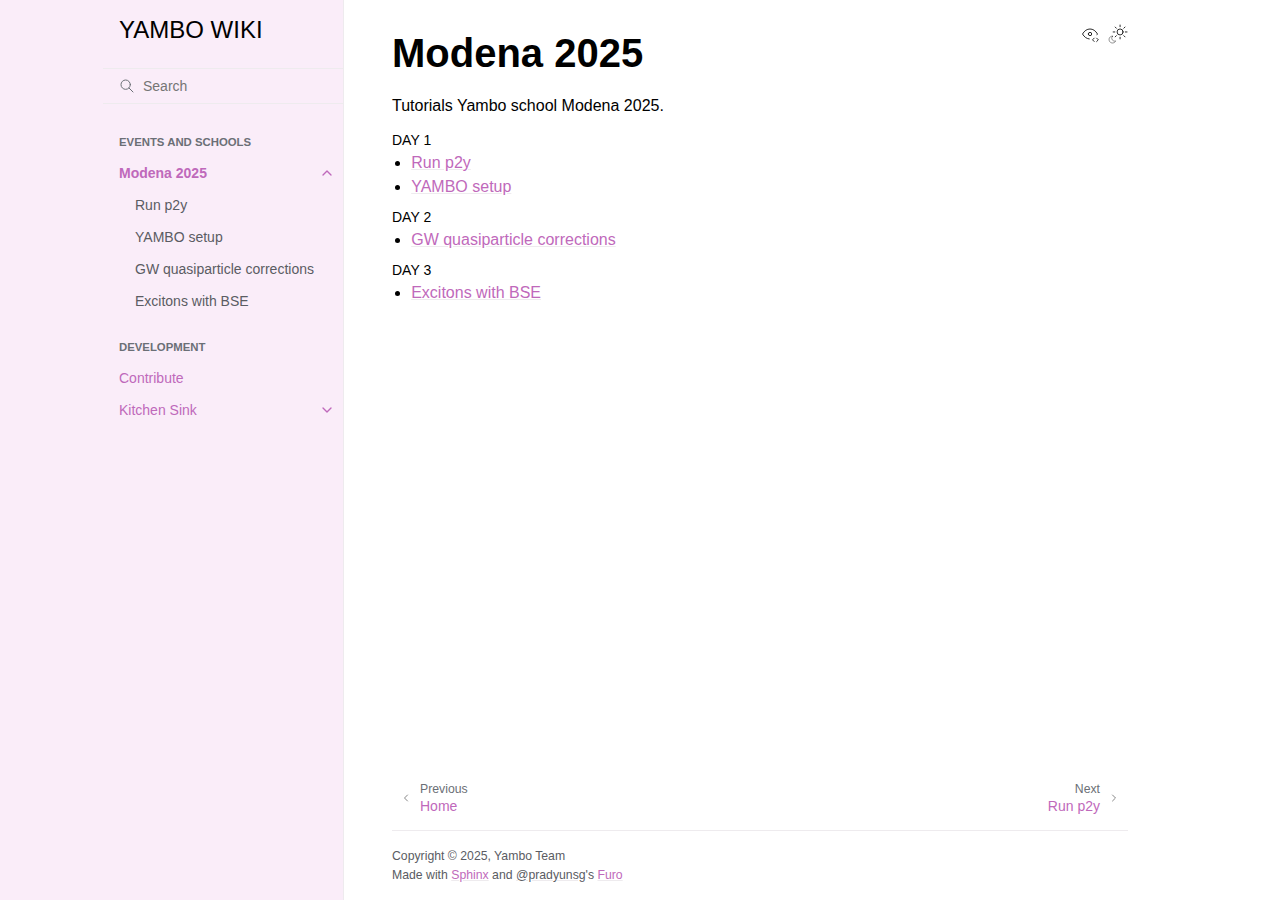
<file: events_and_schools/Modena2025/index_schools_modena2025.html>
<!doctype html>
<html class="no-js" lang="en" data-content_root="../../">
  <head><meta charset="utf-8">
    <meta name="viewport" content="width=device-width,initial-scale=1">
    <meta name="color-scheme" content="light dark"><meta name="viewport" content="width=device-width, initial-scale=1" />
<link rel="index" title="Index" href="../../genindex.html"><link rel="search" title="Search" href="../../search.html"><link rel="next" title="Run p2y" href="day1_0_p2y.html"><link rel="prev" title="&lt;no title&gt;" href="../../index.html">

    <!-- Generated with Sphinx 8.2.3 and Furo 2025.09.25 -->
        <title>Modena 2025 - YAMBO WIKI</title>
      <link rel="stylesheet" type="text/css" href="../../_static/pygments.css?v=d111a655" />
    <link rel="stylesheet" type="text/css" href="../../_static/styles/furo.css?v=580074bf" />
    <link rel="stylesheet" type="text/css" href="../../_static/togglebutton.css?v=13237357" />
    <link rel="stylesheet" type="text/css" href="../../_static/sphinx-design.min.css?v=95c83b7e" />
    <link rel="stylesheet" type="text/css" href="../../_static/styles/furo-extensions.css?v=8dab3a3b" />
    <link rel="stylesheet" type="text/css" href="../../_static/custom.css?v=26ca8203" />
    
    


<style>
  body {
    --color-code-background: #f2f2f2;
  --color-code-foreground: #1e1e1e;
  --admonition-font-size: 1.0rem;
  --admonition-title-font-size: 1.0rem;
  --color-brand-primary: #BF69BB;
  --color-brand-content: #BF69BB;
  --color-background-secondary: #faedf9;
  --color-card-marginals-background: #faedf9;
  --color-inline-code-background: #f8f9fb;
  --color-highlight-on-target: #f7b5b8;
  --color-highlighted-background: #f7b5b8;
  
  }
  @media not print {
    body[data-theme="dark"] {
      --color-code-background: #202020;
  --color-code-foreground: #d0d0d0;
  --admonition-font-size: 1.0rem;
  --admonition-title-font-size: 1.0rem;
  --color-brand-primary: #BF69BB;
  --color-brand-content: #BF69BB;
  --color-background-secondary: #2e122d;
  --color-card-marginals-background: #2e122d;
  --color-inline-code-background: #1f2024;
  --color-highlight-on-target: #a85458;
  --color-highlighted-background: #a85458;
  
    }
    @media (prefers-color-scheme: dark) {
      body:not([data-theme="light"]) {
        --color-code-background: #202020;
  --color-code-foreground: #d0d0d0;
  --admonition-font-size: 1.0rem;
  --admonition-title-font-size: 1.0rem;
  --color-brand-primary: #BF69BB;
  --color-brand-content: #BF69BB;
  --color-background-secondary: #2e122d;
  --color-card-marginals-background: #2e122d;
  --color-inline-code-background: #1f2024;
  --color-highlight-on-target: #a85458;
  --color-highlighted-background: #a85458;
  
      }
    }
  }
</style></head>
  <body>
    
    <script>
      document.body.dataset.theme = localStorage.getItem("theme") || "auto";
    </script>
    

<svg xmlns="http://www.w3.org/2000/svg" style="display: none;">
  <symbol id="svg-toc" viewBox="0 0 24 24">
    <title>Contents</title>
    <svg stroke="currentColor" fill="currentColor" stroke-width="0" viewBox="0 0 1024 1024">
      <path d="M408 442h480c4.4 0 8-3.6 8-8v-56c0-4.4-3.6-8-8-8H408c-4.4 0-8 3.6-8 8v56c0 4.4 3.6 8 8 8zm-8 204c0 4.4 3.6 8 8 8h480c4.4 0 8-3.6 8-8v-56c0-4.4-3.6-8-8-8H408c-4.4 0-8 3.6-8 8v56zm504-486H120c-4.4 0-8 3.6-8 8v56c0 4.4 3.6 8 8 8h784c4.4 0 8-3.6 8-8v-56c0-4.4-3.6-8-8-8zm0 632H120c-4.4 0-8 3.6-8 8v56c0 4.4 3.6 8 8 8h784c4.4 0 8-3.6 8-8v-56c0-4.4-3.6-8-8-8zM115.4 518.9L271.7 642c5.8 4.6 14.4.5 14.4-6.9V388.9c0-7.4-8.5-11.5-14.4-6.9L115.4 505.1a8.74 8.74 0 0 0 0 13.8z"/>
    </svg>
  </symbol>
  <symbol id="svg-menu" viewBox="0 0 24 24">
    <title>Menu</title>
    <svg xmlns="http://www.w3.org/2000/svg" viewBox="0 0 24 24" fill="none" stroke="currentColor"
      stroke-width="2" stroke-linecap="round" stroke-linejoin="round" class="feather-menu">
      <line x1="3" y1="12" x2="21" y2="12"></line>
      <line x1="3" y1="6" x2="21" y2="6"></line>
      <line x1="3" y1="18" x2="21" y2="18"></line>
    </svg>
  </symbol>
  <symbol id="svg-arrow-right" viewBox="0 0 24 24">
    <title>Expand</title>
    <svg xmlns="http://www.w3.org/2000/svg" viewBox="0 0 24 24" fill="none" stroke="currentColor"
      stroke-width="2" stroke-linecap="round" stroke-linejoin="round" class="feather-chevron-right">
      <polyline points="9 18 15 12 9 6"></polyline>
    </svg>
  </symbol>
  <symbol id="svg-sun" viewBox="0 0 24 24">
    <title>Light mode</title>
    <svg xmlns="http://www.w3.org/2000/svg" viewBox="0 0 24 24" fill="none" stroke="currentColor"
      stroke-width="1" stroke-linecap="round" stroke-linejoin="round" class="feather-sun">
      <circle cx="12" cy="12" r="5"></circle>
      <line x1="12" y1="1" x2="12" y2="3"></line>
      <line x1="12" y1="21" x2="12" y2="23"></line>
      <line x1="4.22" y1="4.22" x2="5.64" y2="5.64"></line>
      <line x1="18.36" y1="18.36" x2="19.78" y2="19.78"></line>
      <line x1="1" y1="12" x2="3" y2="12"></line>
      <line x1="21" y1="12" x2="23" y2="12"></line>
      <line x1="4.22" y1="19.78" x2="5.64" y2="18.36"></line>
      <line x1="18.36" y1="5.64" x2="19.78" y2="4.22"></line>
    </svg>
  </symbol>
  <symbol id="svg-moon" viewBox="0 0 24 24">
    <title>Dark mode</title>
    <svg xmlns="http://www.w3.org/2000/svg" viewBox="0 0 24 24" fill="none" stroke="currentColor"
      stroke-width="1" stroke-linecap="round" stroke-linejoin="round" class="icon-tabler-moon">
      <path stroke="none" d="M0 0h24v24H0z" fill="none" />
      <path d="M12 3c.132 0 .263 0 .393 0a7.5 7.5 0 0 0 7.92 12.446a9 9 0 1 1 -8.313 -12.454z" />
    </svg>
  </symbol>
  <symbol id="svg-sun-with-moon" viewBox="0 0 24 24">
    <title>Auto light/dark, in light mode</title>
    <svg xmlns="http://www.w3.org/2000/svg" viewBox="0 0 24 24" fill="none" stroke="currentColor"
      stroke-width="1" stroke-linecap="round" stroke-linejoin="round"
      class="icon-custom-derived-from-feather-sun-and-tabler-moon">
      <path style="opacity: 50%" d="M 5.411 14.504 C 5.471 14.504 5.532 14.504 5.591 14.504 C 3.639 16.319 4.383 19.569 6.931 20.352 C 7.693 20.586 8.512 20.551 9.25 20.252 C 8.023 23.207 4.056 23.725 2.11 21.184 C 0.166 18.642 1.702 14.949 4.874 14.536 C 5.051 14.512 5.231 14.5 5.411 14.5 L 5.411 14.504 Z"/>
      <line x1="14.5" y1="3.25" x2="14.5" y2="1.25"/>
      <line x1="14.5" y1="15.85" x2="14.5" y2="17.85"/>
      <line x1="10.044" y1="5.094" x2="8.63" y2="3.68"/>
      <line x1="19" y1="14.05" x2="20.414" y2="15.464"/>
      <line x1="8.2" y1="9.55" x2="6.2" y2="9.55"/>
      <line x1="20.8" y1="9.55" x2="22.8" y2="9.55"/>
      <line x1="10.044" y1="14.006" x2="8.63" y2="15.42"/>
      <line x1="19" y1="5.05" x2="20.414" y2="3.636"/>
      <circle cx="14.5" cy="9.55" r="3.6"/>
    </svg>
  </symbol>
  <symbol id="svg-moon-with-sun" viewBox="0 0 24 24">
    <title>Auto light/dark, in dark mode</title>
    <svg xmlns="http://www.w3.org/2000/svg" viewBox="0 0 24 24" fill="none" stroke="currentColor"
      stroke-width="1" stroke-linecap="round" stroke-linejoin="round"
      class="icon-custom-derived-from-feather-sun-and-tabler-moon">
      <path d="M 8.282 7.007 C 8.385 7.007 8.494 7.007 8.595 7.007 C 5.18 10.184 6.481 15.869 10.942 17.24 C 12.275 17.648 13.706 17.589 15 17.066 C 12.851 22.236 5.91 23.143 2.505 18.696 C -0.897 14.249 1.791 7.786 7.342 7.063 C 7.652 7.021 7.965 7 8.282 7 L 8.282 7.007 Z"/>
      <line style="opacity: 50%" x1="18" y1="3.705" x2="18" y2="2.5"/>
      <line style="opacity: 50%" x1="18" y1="11.295" x2="18" y2="12.5"/>
      <line style="opacity: 50%" x1="15.316" y1="4.816" x2="14.464" y2="3.964"/>
      <line style="opacity: 50%" x1="20.711" y1="10.212" x2="21.563" y2="11.063"/>
      <line style="opacity: 50%" x1="14.205" y1="7.5" x2="13.001" y2="7.5"/>
      <line style="opacity: 50%" x1="21.795" y1="7.5" x2="23" y2="7.5"/>
      <line style="opacity: 50%" x1="15.316" y1="10.184" x2="14.464" y2="11.036"/>
      <line style="opacity: 50%" x1="20.711" y1="4.789" x2="21.563" y2="3.937"/>
      <circle style="opacity: 50%" cx="18" cy="7.5" r="2.169"/>
    </svg>
  </symbol>
  <symbol id="svg-pencil" viewBox="0 0 24 24">
    <svg xmlns="http://www.w3.org/2000/svg" viewBox="0 0 24 24" fill="none" stroke="currentColor"
      stroke-width="1" stroke-linecap="round" stroke-linejoin="round" class="icon-tabler-pencil-code">
      <path d="M4 20h4l10.5 -10.5a2.828 2.828 0 1 0 -4 -4l-10.5 10.5v4" />
      <path d="M13.5 6.5l4 4" />
      <path d="M20 21l2 -2l-2 -2" />
      <path d="M17 17l-2 2l2 2" />
    </svg>
  </symbol>
  <symbol id="svg-eye" viewBox="0 0 24 24">
    <svg xmlns="http://www.w3.org/2000/svg" viewBox="0 0 24 24" fill="none" stroke="currentColor"
      stroke-width="1" stroke-linecap="round" stroke-linejoin="round" class="icon-tabler-eye-code">
      <path stroke="none" d="M0 0h24v24H0z" fill="none" />
      <path d="M10 12a2 2 0 1 0 4 0a2 2 0 0 0 -4 0" />
      <path
        d="M11.11 17.958c-3.209 -.307 -5.91 -2.293 -8.11 -5.958c2.4 -4 5.4 -6 9 -6c3.6 0 6.6 2 9 6c-.21 .352 -.427 .688 -.647 1.008" />
      <path d="M20 21l2 -2l-2 -2" />
      <path d="M17 17l-2 2l2 2" />
    </svg>
  </symbol>
</svg>

<input type="checkbox" class="sidebar-toggle" name="__navigation" id="__navigation" aria-label="Toggle site navigation sidebar">
<input type="checkbox" class="sidebar-toggle" name="__toc" id="__toc" aria-label="Toggle table of contents sidebar">
<label class="overlay sidebar-overlay" for="__navigation"></label>
<label class="overlay toc-overlay" for="__toc"></label>

<a class="skip-to-content muted-link" href="#furo-main-content">Skip to content</a>



<div class="page">
  <header class="mobile-header">
    <div class="header-left">
      <label class="nav-overlay-icon" for="__navigation">
        <span class="icon"><svg><use href="#svg-menu"></use></svg></span>
      </label>
    </div>
    <div class="header-center">
      <a href="../../index.html"><div class="brand">YAMBO WIKI</div></a>
    </div>
    <div class="header-right">
      <div class="theme-toggle-container theme-toggle-header">
        <button class="theme-toggle" aria-label="Toggle Light / Dark / Auto color theme">
          <svg class="theme-icon-when-auto-light"><use href="#svg-sun-with-moon"></use></svg>
          <svg class="theme-icon-when-auto-dark"><use href="#svg-moon-with-sun"></use></svg>
          <svg class="theme-icon-when-dark"><use href="#svg-moon"></use></svg>
          <svg class="theme-icon-when-light"><use href="#svg-sun"></use></svg>
        </button>
      </div>
      <label class="toc-overlay-icon toc-header-icon no-toc" for="__toc">
        <span class="icon"><svg><use href="#svg-toc"></use></svg></span>
      </label>
    </div>
  </header>
  <aside class="sidebar-drawer">
    <div class="sidebar-container">
      
      <div class="sidebar-sticky"><a class="sidebar-brand" href="../../index.html">
  
  <span class="sidebar-brand-text">YAMBO WIKI</span>
  
</a><form class="sidebar-search-container" method="get" action="../../search.html" role="search">
  <input class="sidebar-search" placeholder="Search" name="q" aria-label="Search">
  <input type="hidden" name="check_keywords" value="yes">
  <input type="hidden" name="area" value="default">
</form>
<div id="searchbox"></div><div class="sidebar-scroll"><div class="sidebar-tree">
  <p class="caption" role="heading"><span class="caption-text">Events and schools</span></p>
<ul class="current">
<li class="toctree-l1 current has-children current-page"><a class="current reference internal" href="#">Modena 2025</a><input aria-label="Toggle navigation of Modena 2025" checked="" class="toctree-checkbox" id="toctree-checkbox-1" name="toctree-checkbox-1" role="switch" type="checkbox"/><label for="toctree-checkbox-1"><span class="icon"><svg><use href="#svg-arrow-right"></use></svg></span></label><ul>
<li class="toctree-l2"><a class="reference internal" href="day1_0_p2y.html">Run p2y</a></li>
<li class="toctree-l2"><a class="reference internal" href="day1_1_setup.html">YAMBO setup</a></li>
<li class="toctree-l2"><a class="reference internal" href="day2_0_gw.html">GW quasiparticle corrections</a></li>
<li class="toctree-l2"><a class="reference internal" href="day3_0_bse.html">Excitons with BSE</a></li>
</ul>
</li>
</ul>
<p class="caption" role="heading"><span class="caption-text">Development</span></p>
<ul>
<li class="toctree-l1"><a class="reference internal" href="../../development/index_contribute.html">Contribute</a></li>
<li class="toctree-l1 has-children"><a class="reference internal" href="../../development/index_kitchen_sink.html">Kitchen Sink</a><input aria-label="Toggle navigation of Kitchen Sink" class="toctree-checkbox" id="toctree-checkbox-2" name="toctree-checkbox-2" role="switch" type="checkbox"/><label for="toctree-checkbox-2"><span class="icon"><svg><use href="#svg-arrow-right"></use></svg></span></label><ul>
<li class="toctree-l2"><a class="reference internal" href="../../development/text_elements.html">Text elements</a></li>
<li class="toctree-l2"><a class="reference internal" href="../../development/admonitions.html">Admonitions</a></li>
<li class="toctree-l2"><a class="reference internal" href="../../development/codeblocks.html">Showing code</a></li>
<li class="toctree-l2"><a class="reference internal" href="../../development/math.html">Math</a></li>
<li class="toctree-l2"><a class="reference internal" href="../../development/sphinx_design.html"><code class="docutils literal notranslate"><span class="pre">sphinx-design</span></code> elements</a></li>
</ul>
</li>
</ul>

</div>
</div>

      </div>
      
    </div>
  </aside>
  <div class="main">
    <div class="content">
      <div class="article-container">
        <a href="#" class="back-to-top muted-link">
          <svg xmlns="http://www.w3.org/2000/svg" viewBox="0 0 24 24">
            <path d="M13 20h-2V8l-5.5 5.5-1.42-1.42L12 4.16l7.92 7.92-1.42 1.42L13 8v12z"></path>
          </svg>
          <span>Back to top</span>
        </a>
        <div class="content-icon-container">
          <div class="view-this-page">
  <a class="muted-link" href="../../_sources/events_and_schools/Modena2025/index_schools_modena2025.rst.txt" title="View this page">
    <svg><use href="#svg-eye"></use></svg>
    <span class="visually-hidden">View this page</span>
  </a>
</div>
<div class="theme-toggle-container theme-toggle-content">
            <button class="theme-toggle" aria-label="Toggle Light / Dark / Auto color theme">
              <svg class="theme-icon-when-auto-light"><use href="#svg-sun-with-moon"></use></svg>
              <svg class="theme-icon-when-auto-dark"><use href="#svg-moon-with-sun"></use></svg>
              <svg class="theme-icon-when-dark"><use href="#svg-moon"></use></svg>
              <svg class="theme-icon-when-light"><use href="#svg-sun"></use></svg>
            </button>
          </div>
          <label class="toc-overlay-icon toc-content-icon no-toc" for="__toc">
            <span class="icon"><svg><use href="#svg-toc"></use></svg></span>
          </label>
        </div>
        <article role="main" id="furo-main-content">
          <section id="modena-2025">
<h1>Modena 2025<a class="headerlink" href="#modena-2025" title="Link to this heading">¶</a></h1>
<p>Tutorials Yambo school Modena 2025.</p>
<div class="toctree-wrapper compound">
<p class="caption" role="heading"><span class="caption-text">Day 1</span></p>
<ul>
<li class="toctree-l1"><a class="reference internal" href="day1_0_p2y.html">Run p2y</a></li>
<li class="toctree-l1"><a class="reference internal" href="day1_1_setup.html">YAMBO setup</a></li>
</ul>
</div>
<div class="toctree-wrapper compound">
<p class="caption" role="heading"><span class="caption-text">Day 2</span></p>
<ul>
<li class="toctree-l1"><a class="reference internal" href="day2_0_gw.html">GW quasiparticle corrections</a></li>
</ul>
</div>
<div class="toctree-wrapper compound">
<p class="caption" role="heading"><span class="caption-text">Day 3</span></p>
<ul>
<li class="toctree-l1"><a class="reference internal" href="day3_0_bse.html">Excitons with BSE</a></li>
</ul>
</div>
</section>

        </article>
      </div>
      <footer>
        
        <div class="related-pages">
          <a class="next-page" href="day1_0_p2y.html">
              <div class="page-info">
                <div class="context">
                  <span>Next</span>
                </div>
                <div class="title">Run p2y</div>
              </div>
              <svg class="furo-related-icon"><use href="#svg-arrow-right"></use></svg>
            </a>
          <a class="prev-page" href="../../index.html">
              <svg class="furo-related-icon"><use href="#svg-arrow-right"></use></svg>
              <div class="page-info">
                <div class="context">
                  <span>Previous</span>
                </div>
                
                <div class="title">Home</div>
                
              </div>
            </a>
        </div>
        <div class="bottom-of-page">
          <div class="left-details">
            <div class="copyright">
                Copyright &#169; 2025, Yambo Team
            </div>
            Made with <a href="https://www.sphinx-doc.org/">Sphinx</a> and <a class="muted-link" href="https://pradyunsg.me">@pradyunsg</a>'s
            
            <a href="https://github.com/pradyunsg/furo">Furo</a>
            
          </div>
          <div class="right-details">
            
          </div>
        </div>
        
      </footer>
    </div>
    <aside class="toc-drawer no-toc">
      
      
      
    </aside>
  </div>
</div><script src="../../_static/documentation_options.js?v=5929fcd5"></script>
    <script src="../../_static/doctools.js?v=9bcbadda"></script>
    <script src="../../_static/sphinx_highlight.js?v=dc90522c"></script>
    <script src="../../_static/scripts/furo.js?v=46bd48cc"></script>
    <script>let toggleHintShow = ' ';</script>
    <script>let toggleHintHide = ' ';</script>
    <script>let toggleOpenOnPrint = 'true';</script>
    <script src="../../_static/togglebutton.js?v=4a39c7ea"></script>
    <script src="../../_static/design-tabs.js?v=f930bc37"></script>
    <script>var togglebuttonSelector = '.toggle, .admonition.dropdown';</script>
    </body>
</html>
</file>
<file: _static/pygments.css>
.highlight pre { line-height: 125%; }
.highlight td.linenos .normal { color: inherit; background-color: transparent; padding-left: 5px; padding-right: 5px; }
.highlight span.linenos { color: inherit; background-color: transparent; padding-left: 5px; padding-right: 5px; }
.highlight td.linenos .special { color: #000000; background-color: #ffffc0; padding-left: 5px; padding-right: 5px; }
.highlight span.linenos.special { color: #000000; background-color: #ffffc0; padding-left: 5px; padding-right: 5px; }
.highlight .hll { background-color: #fdf2e2 }
.highlight { background: #f2f2f2; color: #1E1E1E }
.highlight .c { color: #515151 } /* Comment */
.highlight .err { color: #D71835 } /* Error */
.highlight .k { color: #8045E5 } /* Keyword */
.highlight .l { color: #7F4707 } /* Literal */
.highlight .n { color: #1E1E1E } /* Name */
.highlight .o { color: #163 } /* Operator */
.highlight .p { color: #1E1E1E } /* Punctuation */
.highlight .ch { color: #515151 } /* Comment.Hashbang */
.highlight .cm { color: #515151 } /* Comment.Multiline */
.highlight .cp { color: #515151 } /* Comment.Preproc */
.highlight .cpf { color: #515151 } /* Comment.PreprocFile */
.highlight .c1 { color: #515151 } /* Comment.Single */
.highlight .cs { color: #515151 } /* Comment.Special */
.highlight .gd { color: #00749C } /* Generic.Deleted */
.highlight .ge { font-style: italic } /* Generic.Emph */
.highlight .gh { color: #00749C } /* Generic.Heading */
.highlight .gs { font-weight: bold } /* Generic.Strong */
.highlight .gu { color: #00749C } /* Generic.Subheading */
.highlight .kc { color: #8045E5 } /* Keyword.Constant */
.highlight .kd { color: #8045E5 } /* Keyword.Declaration */
.highlight .kn { color: #8045E5 } /* Keyword.Namespace */
.highlight .kp { color: #8045E5 } /* Keyword.Pseudo */
.highlight .kr { color: #8045E5 } /* Keyword.Reserved */
.highlight .kt { color: #7F4707 } /* Keyword.Type */
.highlight .ld { color: #7F4707 } /* Literal.Date */
.highlight .m { color: #7F4707 } /* Literal.Number */
.highlight .s { color: #163 } /* Literal.String */
.highlight .na { color: #7F4707 } /* Name.Attribute */
.highlight .nb { color: #7F4707 } /* Name.Builtin */
.highlight .nc { color: #00749C } /* Name.Class */
.highlight .no { color: #00749C } /* Name.Constant */
.highlight .nd { color: #7F4707 } /* Name.Decorator */
.highlight .ni { color: #163 } /* Name.Entity */
.highlight .ne { color: #8045E5 } /* Name.Exception */
.highlight .nf { color: #00749C } /* Name.Function */
.highlight .nl { color: #7F4707 } /* Name.Label */
.highlight .nn { color: #1E1E1E } /* Name.Namespace */
.highlight .nx { color: #1E1E1E } /* Name.Other */
.highlight .py { color: #00749C } /* Name.Property */
.highlight .nt { color: #00749C } /* Name.Tag */
.highlight .nv { color: #D71835 } /* Name.Variable */
.highlight .ow { color: #8045E5 } /* Operator.Word */
.highlight .pm { color: #1E1E1E } /* Punctuation.Marker */
.highlight .w { color: #1E1E1E } /* Text.Whitespace */
.highlight .mb { color: #7F4707 } /* Literal.Number.Bin */
.highlight .mf { color: #7F4707 } /* Literal.Number.Float */
.highlight .mh { color: #7F4707 } /* Literal.Number.Hex */
.highlight .mi { color: #7F4707 } /* Literal.Number.Integer */
.highlight .mo { color: #7F4707 } /* Literal.Number.Oct */
.highlight .sa { color: #163 } /* Literal.String.Affix */
.highlight .sb { color: #163 } /* Literal.String.Backtick */
.highlight .sc { color: #163 } /* Literal.String.Char */
.highlight .dl { color: #163 } /* Literal.String.Delimiter */
.highlight .sd { color: #163 } /* Literal.String.Doc */
.highlight .s2 { color: #163 } /* Literal.String.Double */
.highlight .se { color: #163 } /* Literal.String.Escape */
.highlight .sh { color: #163 } /* Literal.String.Heredoc */
.highlight .si { color: #163 } /* Literal.String.Interpol */
.highlight .sx { color: #163 } /* Literal.String.Other */
.highlight .sr { color: #D71835 } /* Literal.String.Regex */
.highlight .s1 { color: #163 } /* Literal.String.Single */
.highlight .ss { color: #00749C } /* Literal.String.Symbol */
.highlight .bp { color: #7F4707 } /* Name.Builtin.Pseudo */
.highlight .fm { color: #00749C } /* Name.Function.Magic */
.highlight .vc { color: #D71835 } /* Name.Variable.Class */
.highlight .vg { color: #D71835 } /* Name.Variable.Global */
.highlight .vi { color: #D71835 } /* Name.Variable.Instance */
.highlight .vm { color: #7F4707 } /* Name.Variable.Magic */
.highlight .il { color: #7F4707 } /* Literal.Number.Integer.Long */
@media not print {
body[data-theme="dark"] .highlight pre { line-height: 125%; }
body[data-theme="dark"] .highlight td.linenos .normal { color: #aaaaaa; background-color: transparent; padding-left: 5px; padding-right: 5px; }
body[data-theme="dark"] .highlight span.linenos { color: #aaaaaa; background-color: transparent; padding-left: 5px; padding-right: 5px; }
body[data-theme="dark"] .highlight td.linenos .special { color: #000000; background-color: #ffffc0; padding-left: 5px; padding-right: 5px; }
body[data-theme="dark"] .highlight span.linenos.special { color: #000000; background-color: #ffffc0; padding-left: 5px; padding-right: 5px; }
body[data-theme="dark"] .highlight .hll { background-color: #404040 }
body[data-theme="dark"] .highlight { background: #202020; color: #D0D0D0 }
body[data-theme="dark"] .highlight .c { color: #ABABAB; font-style: italic } /* Comment */
body[data-theme="dark"] .highlight .err { color: #A61717; background-color: #E3D2D2 } /* Error */
body[data-theme="dark"] .highlight .esc { color: #D0D0D0 } /* Escape */
body[data-theme="dark"] .highlight .g { color: #D0D0D0 } /* Generic */
body[data-theme="dark"] .highlight .k { color: #6EBF26; font-weight: bold } /* Keyword */
body[data-theme="dark"] .highlight .l { color: #D0D0D0 } /* Literal */
body[data-theme="dark"] .highlight .n { color: #D0D0D0 } /* Name */
body[data-theme="dark"] .highlight .o { color: #D0D0D0 } /* Operator */
body[data-theme="dark"] .highlight .x { color: #D0D0D0 } /* Other */
body[data-theme="dark"] .highlight .p { color: #D0D0D0 } /* Punctuation */
body[data-theme="dark"] .highlight .ch { color: #ABABAB; font-style: italic } /* Comment.Hashbang */
body[data-theme="dark"] .highlight .cm { color: #ABABAB; font-style: italic } /* Comment.Multiline */
body[data-theme="dark"] .highlight .cp { color: #FF3A3A; font-weight: bold } /* Comment.Preproc */
body[data-theme="dark"] .highlight .cpf { color: #ABABAB; font-style: italic } /* Comment.PreprocFile */
body[data-theme="dark"] .highlight .c1 { color: #ABABAB; font-style: italic } /* Comment.Single */
body[data-theme="dark"] .highlight .cs { color: #E50808; font-weight: bold; background-color: #520000 } /* Comment.Special */
body[data-theme="dark"] .highlight .gd { color: #FF3A3A } /* Generic.Deleted */
body[data-theme="dark"] .highlight .ge { color: #D0D0D0; font-style: italic } /* Generic.Emph */
body[data-theme="dark"] .highlight .ges { color: #D0D0D0; font-weight: bold; font-style: italic } /* Generic.EmphStrong */
body[data-theme="dark"] .highlight .gr { color: #FF3A3A } /* Generic.Error */
body[data-theme="dark"] .highlight .gh { color: #FFF; font-weight: bold } /* Generic.Heading */
body[data-theme="dark"] .highlight .gi { color: #589819 } /* Generic.Inserted */
body[data-theme="dark"] .highlight .go { color: #CCC } /* Generic.Output */
body[data-theme="dark"] .highlight .gp { color: #AAA } /* Generic.Prompt */
body[data-theme="dark"] .highlight .gs { color: #D0D0D0; font-weight: bold } /* Generic.Strong */
body[data-theme="dark"] .highlight .gu { color: #FFF; text-decoration: underline } /* Generic.Subheading */
body[data-theme="dark"] .highlight .gt { color: #FF3A3A } /* Generic.Traceback */
body[data-theme="dark"] .highlight .kc { color: #6EBF26; font-weight: bold } /* Keyword.Constant */
body[data-theme="dark"] .highlight .kd { color: #6EBF26; font-weight: bold } /* Keyword.Declaration */
body[data-theme="dark"] .highlight .kn { color: #6EBF26; font-weight: bold } /* Keyword.Namespace */
body[data-theme="dark"] .highlight .kp { color: #6EBF26 } /* Keyword.Pseudo */
body[data-theme="dark"] .highlight .kr { color: #6EBF26; font-weight: bold } /* Keyword.Reserved */
body[data-theme="dark"] .highlight .kt { color: #6EBF26; font-weight: bold } /* Keyword.Type */
body[data-theme="dark"] .highlight .ld { color: #D0D0D0 } /* Literal.Date */
body[data-theme="dark"] .highlight .m { color: #51B2FD } /* Literal.Number */
body[data-theme="dark"] .highlight .s { color: #ED9D13 } /* Literal.String */
body[data-theme="dark"] .highlight .na { color: #BBB } /* Name.Attribute */
body[data-theme="dark"] .highlight .nb { color: #2FBCCD } /* Name.Builtin */
body[data-theme="dark"] .highlight .nc { color: #71ADFF; text-decoration: underline } /* Name.Class */
body[data-theme="dark"] .highlight .no { color: #40FFFF } /* Name.Constant */
body[data-theme="dark"] .highlight .nd { color: #FFA500 } /* Name.Decorator */
body[data-theme="dark"] .highlight .ni { color: #D0D0D0 } /* Name.Entity */
body[data-theme="dark"] .highlight .ne { color: #BBB } /* Name.Exception */
body[data-theme="dark"] .highlight .nf { color: #71ADFF } /* Name.Function */
body[data-theme="dark"] .highlight .nl { color: #D0D0D0 } /* Name.Label */
body[data-theme="dark"] .highlight .nn { color: #71ADFF; text-decoration: underline } /* Name.Namespace */
body[data-theme="dark"] .highlight .nx { color: #D0D0D0 } /* Name.Other */
body[data-theme="dark"] .highlight .py { color: #D0D0D0 } /* Name.Property */
body[data-theme="dark"] .highlight .nt { color: #6EBF26; font-weight: bold } /* Name.Tag */
body[data-theme="dark"] .highlight .nv { color: #40FFFF } /* Name.Variable */
body[data-theme="dark"] .highlight .ow { color: #6EBF26; font-weight: bold } /* Operator.Word */
body[data-theme="dark"] .highlight .pm { color: #D0D0D0 } /* Punctuation.Marker */
body[data-theme="dark"] .highlight .w { color: #666 } /* Text.Whitespace */
body[data-theme="dark"] .highlight .mb { color: #51B2FD } /* Literal.Number.Bin */
body[data-theme="dark"] .highlight .mf { color: #51B2FD } /* Literal.Number.Float */
body[data-theme="dark"] .highlight .mh { color: #51B2FD } /* Literal.Number.Hex */
body[data-theme="dark"] .highlight .mi { color: #51B2FD } /* Literal.Number.Integer */
body[data-theme="dark"] .highlight .mo { color: #51B2FD } /* Literal.Number.Oct */
body[data-theme="dark"] .highlight .sa { color: #ED9D13 } /* Literal.String.Affix */
body[data-theme="dark"] .highlight .sb { color: #ED9D13 } /* Literal.String.Backtick */
body[data-theme="dark"] .highlight .sc { color: #ED9D13 } /* Literal.String.Char */
body[data-theme="dark"] .highlight .dl { color: #ED9D13 } /* Literal.String.Delimiter */
body[data-theme="dark"] .highlight .sd { color: #ED9D13 } /* Literal.String.Doc */
body[data-theme="dark"] .highlight .s2 { color: #ED9D13 } /* Literal.String.Double */
body[data-theme="dark"] .highlight .se { color: #ED9D13 } /* Literal.String.Escape */
body[data-theme="dark"] .highlight .sh { color: #ED9D13 } /* Literal.String.Heredoc */
body[data-theme="dark"] .highlight .si { color: #ED9D13 } /* Literal.String.Interpol */
body[data-theme="dark"] .highlight .sx { color: #FFA500 } /* Literal.String.Other */
body[data-theme="dark"] .highlight .sr { color: #ED9D13 } /* Literal.String.Regex */
body[data-theme="dark"] .highlight .s1 { color: #ED9D13 } /* Literal.String.Single */
body[data-theme="dark"] .highlight .ss { color: #ED9D13 } /* Literal.String.Symbol */
body[data-theme="dark"] .highlight .bp { color: #2FBCCD } /* Name.Builtin.Pseudo */
body[data-theme="dark"] .highlight .fm { color: #71ADFF } /* Name.Function.Magic */
body[data-theme="dark"] .highlight .vc { color: #40FFFF } /* Name.Variable.Class */
body[data-theme="dark"] .highlight .vg { color: #40FFFF } /* Name.Variable.Global */
body[data-theme="dark"] .highlight .vi { color: #40FFFF } /* Name.Variable.Instance */
body[data-theme="dark"] .highlight .vm { color: #40FFFF } /* Name.Variable.Magic */
body[data-theme="dark"] .highlight .il { color: #51B2FD } /* Literal.Number.Integer.Long */
@media (prefers-color-scheme: dark) {
body:not([data-theme="light"]) .highlight pre { line-height: 125%; }
body:not([data-theme="light"]) .highlight td.linenos .normal { color: #aaaaaa; background-color: transparent; padding-left: 5px; padding-right: 5px; }
body:not([data-theme="light"]) .highlight span.linenos { color: #aaaaaa; background-color: transparent; padding-left: 5px; padding-right: 5px; }
body:not([data-theme="light"]) .highlight td.linenos .special { color: #000000; background-color: #ffffc0; padding-left: 5px; padding-right: 5px; }
body:not([data-theme="light"]) .highlight span.linenos.special { color: #000000; background-color: #ffffc0; padding-left: 5px; padding-right: 5px; }
body:not([data-theme="light"]) .highlight .hll { background-color: #404040 }
body:not([data-theme="light"]) .highlight { background: #202020; color: #D0D0D0 }
body:not([data-theme="light"]) .highlight .c { color: #ABABAB; font-style: italic } /* Comment */
body:not([data-theme="light"]) .highlight .err { color: #A61717; background-color: #E3D2D2 } /* Error */
body:not([data-theme="light"]) .highlight .esc { color: #D0D0D0 } /* Escape */
body:not([data-theme="light"]) .highlight .g { color: #D0D0D0 } /* Generic */
body:not([data-theme="light"]) .highlight .k { color: #6EBF26; font-weight: bold } /* Keyword */
body:not([data-theme="light"]) .highlight .l { color: #D0D0D0 } /* Literal */
body:not([data-theme="light"]) .highlight .n { color: #D0D0D0 } /* Name */
body:not([data-theme="light"]) .highlight .o { color: #D0D0D0 } /* Operator */
body:not([data-theme="light"]) .highlight .x { color: #D0D0D0 } /* Other */
body:not([data-theme="light"]) .highlight .p { color: #D0D0D0 } /* Punctuation */
body:not([data-theme="light"]) .highlight .ch { color: #ABABAB; font-style: italic } /* Comment.Hashbang */
body:not([data-theme="light"]) .highlight .cm { color: #ABABAB; font-style: italic } /* Comment.Multiline */
body:not([data-theme="light"]) .highlight .cp { color: #FF3A3A; font-weight: bold } /* Comment.Preproc */
body:not([data-theme="light"]) .highlight .cpf { color: #ABABAB; font-style: italic } /* Comment.PreprocFile */
body:not([data-theme="light"]) .highlight .c1 { color: #ABABAB; font-style: italic } /* Comment.Single */
body:not([data-theme="light"]) .highlight .cs { color: #E50808; font-weight: bold; background-color: #520000 } /* Comment.Special */
body:not([data-theme="light"]) .highlight .gd { color: #FF3A3A } /* Generic.Deleted */
body:not([data-theme="light"]) .highlight .ge { color: #D0D0D0; font-style: italic } /* Generic.Emph */
body:not([data-theme="light"]) .highlight .ges { color: #D0D0D0; font-weight: bold; font-style: italic } /* Generic.EmphStrong */
body:not([data-theme="light"]) .highlight .gr { color: #FF3A3A } /* Generic.Error */
body:not([data-theme="light"]) .highlight .gh { color: #FFF; font-weight: bold } /* Generic.Heading */
body:not([data-theme="light"]) .highlight .gi { color: #589819 } /* Generic.Inserted */
body:not([data-theme="light"]) .highlight .go { color: #CCC } /* Generic.Output */
body:not([data-theme="light"]) .highlight .gp { color: #AAA } /* Generic.Prompt */
body:not([data-theme="light"]) .highlight .gs { color: #D0D0D0; font-weight: bold } /* Generic.Strong */
body:not([data-theme="light"]) .highlight .gu { color: #FFF; text-decoration: underline } /* Generic.Subheading */
body:not([data-theme="light"]) .highlight .gt { color: #FF3A3A } /* Generic.Traceback */
body:not([data-theme="light"]) .highlight .kc { color: #6EBF26; font-weight: bold } /* Keyword.Constant */
body:not([data-theme="light"]) .highlight .kd { color: #6EBF26; font-weight: bold } /* Keyword.Declaration */
body:not([data-theme="light"]) .highlight .kn { color: #6EBF26; font-weight: bold } /* Keyword.Namespace */
body:not([data-theme="light"]) .highlight .kp { color: #6EBF26 } /* Keyword.Pseudo */
body:not([data-theme="light"]) .highlight .kr { color: #6EBF26; font-weight: bold } /* Keyword.Reserved */
body:not([data-theme="light"]) .highlight .kt { color: #6EBF26; font-weight: bold } /* Keyword.Type */
body:not([data-theme="light"]) .highlight .ld { color: #D0D0D0 } /* Literal.Date */
body:not([data-theme="light"]) .highlight .m { color: #51B2FD } /* Literal.Number */
body:not([data-theme="light"]) .highlight .s { color: #ED9D13 } /* Literal.String */
body:not([data-theme="light"]) .highlight .na { color: #BBB } /* Name.Attribute */
body:not([data-theme="light"]) .highlight .nb { color: #2FBCCD } /* Name.Builtin */
body:not([data-theme="light"]) .highlight .nc { color: #71ADFF; text-decoration: underline } /* Name.Class */
body:not([data-theme="light"]) .highlight .no { color: #40FFFF } /* Name.Constant */
body:not([data-theme="light"]) .highlight .nd { color: #FFA500 } /* Name.Decorator */
body:not([data-theme="light"]) .highlight .ni { color: #D0D0D0 } /* Name.Entity */
body:not([data-theme="light"]) .highlight .ne { color: #BBB } /* Name.Exception */
body:not([data-theme="light"]) .highlight .nf { color: #71ADFF } /* Name.Function */
body:not([data-theme="light"]) .highlight .nl { color: #D0D0D0 } /* Name.Label */
body:not([data-theme="light"]) .highlight .nn { color: #71ADFF; text-decoration: underline } /* Name.Namespace */
body:not([data-theme="light"]) .highlight .nx { color: #D0D0D0 } /* Name.Other */
body:not([data-theme="light"]) .highlight .py { color: #D0D0D0 } /* Name.Property */
body:not([data-theme="light"]) .highlight .nt { color: #6EBF26; font-weight: bold } /* Name.Tag */
body:not([data-theme="light"]) .highlight .nv { color: #40FFFF } /* Name.Variable */
body:not([data-theme="light"]) .highlight .ow { color: #6EBF26; font-weight: bold } /* Operator.Word */
body:not([data-theme="light"]) .highlight .pm { color: #D0D0D0 } /* Punctuation.Marker */
body:not([data-theme="light"]) .highlight .w { color: #666 } /* Text.Whitespace */
body:not([data-theme="light"]) .highlight .mb { color: #51B2FD } /* Literal.Number.Bin */
body:not([data-theme="light"]) .highlight .mf { color: #51B2FD } /* Literal.Number.Float */
body:not([data-theme="light"]) .highlight .mh { color: #51B2FD } /* Literal.Number.Hex */
body:not([data-theme="light"]) .highlight .mi { color: #51B2FD } /* Literal.Number.Integer */
body:not([data-theme="light"]) .highlight .mo { color: #51B2FD } /* Literal.Number.Oct */
body:not([data-theme="light"]) .highlight .sa { color: #ED9D13 } /* Literal.String.Affix */
body:not([data-theme="light"]) .highlight .sb { color: #ED9D13 } /* Literal.String.Backtick */
body:not([data-theme="light"]) .highlight .sc { color: #ED9D13 } /* Literal.String.Char */
body:not([data-theme="light"]) .highlight .dl { color: #ED9D13 } /* Literal.String.Delimiter */
body:not([data-theme="light"]) .highlight .sd { color: #ED9D13 } /* Literal.String.Doc */
body:not([data-theme="light"]) .highlight .s2 { color: #ED9D13 } /* Literal.String.Double */
body:not([data-theme="light"]) .highlight .se { color: #ED9D13 } /* Literal.String.Escape */
body:not([data-theme="light"]) .highlight .sh { color: #ED9D13 } /* Literal.String.Heredoc */
body:not([data-theme="light"]) .highlight .si { color: #ED9D13 } /* Literal.String.Interpol */
body:not([data-theme="light"]) .highlight .sx { color: #FFA500 } /* Literal.String.Other */
body:not([data-theme="light"]) .highlight .sr { color: #ED9D13 } /* Literal.String.Regex */
body:not([data-theme="light"]) .highlight .s1 { color: #ED9D13 } /* Literal.String.Single */
body:not([data-theme="light"]) .highlight .ss { color: #ED9D13 } /* Literal.String.Symbol */
body:not([data-theme="light"]) .highlight .bp { color: #2FBCCD } /* Name.Builtin.Pseudo */
body:not([data-theme="light"]) .highlight .fm { color: #71ADFF } /* Name.Function.Magic */
body:not([data-theme="light"]) .highlight .vc { color: #40FFFF } /* Name.Variable.Class */
body:not([data-theme="light"]) .highlight .vg { color: #40FFFF } /* Name.Variable.Global */
body:not([data-theme="light"]) .highlight .vi { color: #40FFFF } /* Name.Variable.Instance */
body:not([data-theme="light"]) .highlight .vm { color: #40FFFF } /* Name.Variable.Magic */
body:not([data-theme="light"]) .highlight .il { color: #51B2FD } /* Literal.Number.Integer.Long */
}
}
</file>
<file: _static/togglebutton.css>
/**
 * Admonition-based toggles
 */

/* Visibility of the target */
.admonition.toggle .admonition-title ~ * {
    transition: opacity .3s, height .3s;
}

/* Toggle buttons inside admonitions so we see the title */
.admonition.toggle {
    position: relative;
}

/* Titles should cut off earlier to avoid overlapping w/ button */
.admonition.toggle .admonition-title {
    padding-right: 25%;
    cursor: pointer;
}

/* Hovering will cause a slight shift in color to make it feel interactive */
.admonition.toggle .admonition-title:hover {
    box-shadow: inset 0 0 0px 20px rgb(0 0 0 / 1%);
}

/* Hovering will cause a slight shift in color to make it feel interactive */
.admonition.toggle .admonition-title:active {
    box-shadow: inset 0 0 0px 20px rgb(0 0 0 / 3%);
}

/* Remove extra whitespace below the admonition title when hidden */
.admonition.toggle-hidden {
    padding-bottom: 0;
}

.admonition.toggle-hidden .admonition-title {
    margin-bottom: 0;
}

/* hides all the content of a page until de-toggled */
.admonition.toggle-hidden .admonition-title ~ * {
    height: 0;
    margin: 0;
    opacity: 0;
    visibility: hidden;
}

/* General button style and position*/
button.toggle-button {
    /**
     * Background and shape. By default there's no background
     * but users can style as they wish
     */  
    background: none;
    border: none;
    outline: none;

    /* Positioning just inside the admonition title */
    position: absolute;
    right: 0.5em;
    padding: 0px;
    border: none;
    outline: none;
}

/* Display the toggle hint on wide screens */
@media (min-width: 768px) {
    button.toggle-button.toggle-button-hidden:before {
        content: attr(data-toggle-hint);  /* This will be filled in by JS */
        font-size: .8em;
        align-self: center;
    }
}

/* Icon behavior */
.tb-icon {
    transition: transform .2s ease-out;
    height: 1.5em;
    width: 1.5em;
    stroke: currentColor;  /* So that we inherit the color of other text */
}

/* The icon should point right when closed, down when open. */
/* Open */
.admonition.toggle button .tb-icon {
    transform: rotate(90deg);
}

/* Closed */
.admonition.toggle button.toggle-button-hidden .tb-icon {
    transform: rotate(0deg);
}

/* With details toggles, we don't rotate the icon so it points right */
details.toggle-details .tb-icon {
    height: 1.4em;
    width: 1.4em;
    margin-top: 0.1em;  /* To center the button vertically */
}


/**
 * Details-based toggles.
 * In this case, we wrap elements with `.toggle` in a details block.
 */

/* Details blocks */
details.toggle-details {
    margin: 1em 0;
}


details.toggle-details summary {
    display: flex;
    align-items: center;
    cursor: pointer;
    list-style: none;
    border-radius: .2em;
    border-left: 3px solid #1976d2;
    background-color: rgb(204 204 204 / 10%);
    padding: 0.2em 0.7em 0.3em 0.5em; /* Less padding on left because the SVG has left margin */
    font-size: 0.9em;
}

details.toggle-details summary:hover {
    background-color: rgb(204 204 204 / 20%);
}

details.toggle-details summary:active {
    background: rgb(204 204 204 / 28%);
}

.toggle-details__summary-text {
    margin-left: 0.2em;
}

details.toggle-details[open] summary {
    margin-bottom: .5em;
}

details.toggle-details[open] summary .tb-icon {
    transform: rotate(90deg);
}

details.toggle-details[open] summary ~ * {
    animation: toggle-fade-in .3s ease-out;
}

@keyframes toggle-fade-in {
  from {opacity: 0%;}
  to {opacity: 100%;}
}

/* Print rules - we hide all toggle button elements at print */
@media print {
    /* Always hide the summary so the button doesn't show up */
    details.toggle-details summary {
        display: none;
    }
}
</file>
<file: _static/styles/furo-extensions.css>
#furo-sidebar-ad-placement{padding:var(--sidebar-item-spacing-vertical) var(--sidebar-item-spacing-horizontal)}#furo-sidebar-ad-placement .ethical-sidebar{background:var(--color-background-secondary);border:none;box-shadow:none}#furo-sidebar-ad-placement .ethical-sidebar:hover{background:var(--color-background-hover)}#furo-sidebar-ad-placement .ethical-sidebar a{color:var(--color-foreground-primary)}#furo-sidebar-ad-placement .ethical-callout a{color:var(--color-foreground-secondary)!important}#furo-readthedocs-versions{background:transparent;display:block;position:static;width:100%}#furo-readthedocs-versions .rst-versions{background:#1a1c1e}#furo-readthedocs-versions .rst-current-version{background:var(--color-sidebar-item-background);cursor:unset}#furo-readthedocs-versions .rst-current-version:hover{background:var(--color-sidebar-item-background)}#furo-readthedocs-versions .rst-current-version .fa-book{color:var(--color-foreground-primary)}#furo-readthedocs-versions>.rst-other-versions{padding:0}#furo-readthedocs-versions>.rst-other-versions small{opacity:1}#furo-readthedocs-versions .injected .rst-versions{position:unset}#furo-readthedocs-versions:focus-within,#furo-readthedocs-versions:hover{box-shadow:0 0 0 1px var(--color-sidebar-background-border)}#furo-readthedocs-versions:focus-within .rst-current-version,#furo-readthedocs-versions:hover .rst-current-version{background:#1a1c1e;font-size:inherit;height:auto;line-height:inherit;padding:12px;text-align:right}#furo-readthedocs-versions:focus-within .rst-current-version .fa-book,#furo-readthedocs-versions:hover .rst-current-version .fa-book{color:#fff;float:left}#furo-readthedocs-versions:focus-within .fa-caret-down,#furo-readthedocs-versions:hover .fa-caret-down{display:none}#furo-readthedocs-versions:focus-within .injected,#furo-readthedocs-versions:focus-within .rst-current-version,#furo-readthedocs-versions:focus-within .rst-other-versions,#furo-readthedocs-versions:hover .injected,#furo-readthedocs-versions:hover .rst-current-version,#furo-readthedocs-versions:hover .rst-other-versions{display:block}#furo-readthedocs-versions:focus-within>.rst-current-version,#furo-readthedocs-versions:hover>.rst-current-version{display:none}.highlight:hover button.copybtn{color:var(--color-code-foreground)}.highlight button.copybtn{align-items:center;background-color:var(--color-code-background);border:none;color:var(--color-background-item);cursor:pointer;height:1.25em;right:.5rem;top:.625rem;transition:color .3s,opacity .3s;width:1.25em}.highlight button.copybtn:hover{background-color:var(--color-code-background);color:var(--color-brand-content)}.highlight button.copybtn:after{background-color:transparent;color:var(--color-code-foreground);display:none}.highlight button.copybtn.success{color:#22863a;transition:color 0s}.highlight button.copybtn.success:after{display:block}.highlight button.copybtn svg{padding:0}body{--sd-color-primary:var(--color-brand-primary);--sd-color-primary-highlight:var(--color-brand-content);--sd-color-primary-text:var(--color-background-primary);--sd-color-shadow:rgba(0,0,0,.05);--sd-color-card-border:var(--color-card-border);--sd-color-card-border-hover:var(--color-brand-content);--sd-color-card-background:var(--color-card-background);--sd-color-card-text:var(--color-foreground-primary);--sd-color-card-header:var(--color-card-marginals-background);--sd-color-card-footer:var(--color-card-marginals-background);--sd-color-tabs-label-active:var(--color-brand-content);--sd-color-tabs-label-hover:var(--color-foreground-muted);--sd-color-tabs-label-inactive:var(--color-foreground-muted);--sd-color-tabs-underline-active:var(--color-brand-content);--sd-color-tabs-underline-hover:var(--color-foreground-border);--sd-color-tabs-underline-inactive:var(--color-background-border);--sd-color-tabs-overline:var(--color-background-border);--sd-color-tabs-underline:var(--color-background-border)}.sd-tab-content{box-shadow:0 -2px var(--sd-color-tabs-overline),0 1px var(--sd-color-tabs-underline)}.sd-card{box-shadow:0 .1rem .25rem var(--sd-color-shadow),0 0 .0625rem rgba(0,0,0,.1)}.sd-shadow-sm{box-shadow:0 .1rem .25rem var(--sd-color-shadow),0 0 .0625rem rgba(0,0,0,.1)!important}.sd-shadow-md{box-shadow:0 .3rem .75rem var(--sd-color-shadow),0 0 .0625rem rgba(0,0,0,.1)!important}.sd-shadow-lg{box-shadow:0 .6rem 1.5rem var(--sd-color-shadow),0 0 .0625rem rgba(0,0,0,.1)!important}.sd-card-hover:hover{transform:none}.sd-cards-carousel{gap:.25rem;padding:.25rem}body{--tabs--label-text:var(--color-foreground-muted);--tabs--label-text--hover:var(--color-foreground-muted);--tabs--label-text--active:var(--color-brand-content);--tabs--label-text--active--hover:var(--color-brand-content);--tabs--label-background:transparent;--tabs--label-background--hover:transparent;--tabs--label-background--active:transparent;--tabs--label-background--active--hover:transparent;--tabs--padding-x:0.25em;--tabs--margin-x:1em;--tabs--border:var(--color-background-border);--tabs--label-border:transparent;--tabs--label-border--hover:var(--color-foreground-muted);--tabs--label-border--active:var(--color-brand-content);--tabs--label-border--active--hover:var(--color-brand-content)}[role=main] .container{max-width:none;padding-left:0;padding-right:0}.shadow.docutils{border:none;box-shadow:0 .2rem .5rem rgba(0,0,0,.05),0 0 .0625rem rgba(0,0,0,.1)!important}.sphinx-bs .card{background-color:var(--color-background-secondary);color:var(--color-foreground)}
/*# sourceMappingURL=furo-extensions.css.map*/
</file>
<file: _static/custom.css>
/* ------------------------------- */
/* Change color of arrow in toggle */
/* boxes created by togglebutton   */
/* extension.                      */
[data-theme="light"] .tb-icon {
  stroke: #5a5c63; /* same as color-foreground-secondary in furo */
}
[data-theme="dark"] .tb-icon {
  stroke: #9ca0a5; /* same as color-foreground-secondary in furo */
}
/* ------------------------------- */
</file>
<file: _static/sphinx-design.min.css>
.sd-bg-primary{background-color:var(--sd-color-primary) !important}.sd-bg-text-primary{color:var(--sd-color-primary-text) !important}button.sd-bg-primary:focus,button.sd-bg-primary:hover{background-color:var(--sd-color-primary-highlight) !important}a.sd-bg-primary:focus,a.sd-bg-primary:hover{background-color:var(--sd-color-primary-highlight) !important}.sd-bg-secondary{background-color:var(--sd-color-secondary) !important}.sd-bg-text-secondary{color:var(--sd-color-secondary-text) !important}button.sd-bg-secondary:focus,button.sd-bg-secondary:hover{background-color:var(--sd-color-secondary-highlight) !important}a.sd-bg-secondary:focus,a.sd-bg-secondary:hover{background-color:var(--sd-color-secondary-highlight) !important}.sd-bg-success{background-color:var(--sd-color-success) !important}.sd-bg-text-success{color:var(--sd-color-success-text) !important}button.sd-bg-success:focus,button.sd-bg-success:hover{background-color:var(--sd-color-success-highlight) !important}a.sd-bg-success:focus,a.sd-bg-success:hover{background-color:var(--sd-color-success-highlight) !important}.sd-bg-info{background-color:var(--sd-color-info) !important}.sd-bg-text-info{color:var(--sd-color-info-text) !important}button.sd-bg-info:focus,button.sd-bg-info:hover{background-color:var(--sd-color-info-highlight) !important}a.sd-bg-info:focus,a.sd-bg-info:hover{background-color:var(--sd-color-info-highlight) !important}.sd-bg-warning{background-color:var(--sd-color-warning) !important}.sd-bg-text-warning{color:var(--sd-color-warning-text) !important}button.sd-bg-warning:focus,button.sd-bg-warning:hover{background-color:var(--sd-color-warning-highlight) !important}a.sd-bg-warning:focus,a.sd-bg-warning:hover{background-color:var(--sd-color-warning-highlight) !important}.sd-bg-danger{background-color:var(--sd-color-danger) !important}.sd-bg-text-danger{color:var(--sd-color-danger-text) !important}button.sd-bg-danger:focus,button.sd-bg-danger:hover{background-color:var(--sd-color-danger-highlight) !important}a.sd-bg-danger:focus,a.sd-bg-danger:hover{background-color:var(--sd-color-danger-highlight) !important}.sd-bg-light{background-color:var(--sd-color-light) !important}.sd-bg-text-light{color:var(--sd-color-light-text) !important}button.sd-bg-light:focus,button.sd-bg-light:hover{background-color:var(--sd-color-light-highlight) !important}a.sd-bg-light:focus,a.sd-bg-light:hover{background-color:var(--sd-color-light-highlight) !important}.sd-bg-muted{background-color:var(--sd-color-muted) !important}.sd-bg-text-muted{color:var(--sd-color-muted-text) !important}button.sd-bg-muted:focus,button.sd-bg-muted:hover{background-color:var(--sd-color-muted-highlight) !important}a.sd-bg-muted:focus,a.sd-bg-muted:hover{background-color:var(--sd-color-muted-highlight) !important}.sd-bg-dark{background-color:var(--sd-color-dark) !important}.sd-bg-text-dark{color:var(--sd-color-dark-text) !important}button.sd-bg-dark:focus,button.sd-bg-dark:hover{background-color:var(--sd-color-dark-highlight) !important}a.sd-bg-dark:focus,a.sd-bg-dark:hover{background-color:var(--sd-color-dark-highlight) !important}.sd-bg-black{background-color:var(--sd-color-black) !important}.sd-bg-text-black{color:var(--sd-color-black-text) !important}button.sd-bg-black:focus,button.sd-bg-black:hover{background-color:var(--sd-color-black-highlight) !important}a.sd-bg-black:focus,a.sd-bg-black:hover{background-color:var(--sd-color-black-highlight) !important}.sd-bg-white{background-color:var(--sd-color-white) !important}.sd-bg-text-white{color:var(--sd-color-white-text) !important}button.sd-bg-white:focus,button.sd-bg-white:hover{background-color:var(--sd-color-white-highlight) !important}a.sd-bg-white:focus,a.sd-bg-white:hover{background-color:var(--sd-color-white-highlight) !important}.sd-text-primary,.sd-text-primary>p{color:var(--sd-color-primary) !important}a.sd-text-primary:focus,a.sd-text-primary:hover{color:var(--sd-color-primary-highlight) !important}.sd-text-secondary,.sd-text-secondary>p{color:var(--sd-color-secondary) !important}a.sd-text-secondary:focus,a.sd-text-secondary:hover{color:var(--sd-color-secondary-highlight) !important}.sd-text-success,.sd-text-success>p{color:var(--sd-color-success) !important}a.sd-text-success:focus,a.sd-text-success:hover{color:var(--sd-color-success-highlight) !important}.sd-text-info,.sd-text-info>p{color:var(--sd-color-info) !important}a.sd-text-info:focus,a.sd-text-info:hover{color:var(--sd-color-info-highlight) !important}.sd-text-warning,.sd-text-warning>p{color:var(--sd-color-warning) !important}a.sd-text-warning:focus,a.sd-text-warning:hover{color:var(--sd-color-warning-highlight) !important}.sd-text-danger,.sd-text-danger>p{color:var(--sd-color-danger) !important}a.sd-text-danger:focus,a.sd-text-danger:hover{color:var(--sd-color-danger-highlight) !important}.sd-text-light,.sd-text-light>p{color:var(--sd-color-light) !important}a.sd-text-light:focus,a.sd-text-light:hover{color:var(--sd-color-light-highlight) !important}.sd-text-muted,.sd-text-muted>p{color:var(--sd-color-muted) !important}a.sd-text-muted:focus,a.sd-text-muted:hover{color:var(--sd-color-muted-highlight) !important}.sd-text-dark,.sd-text-dark>p{color:var(--sd-color-dark) !important}a.sd-text-dark:focus,a.sd-text-dark:hover{color:var(--sd-color-dark-highlight) !important}.sd-text-black,.sd-text-black>p{color:var(--sd-color-black) !important}a.sd-text-black:focus,a.sd-text-black:hover{color:var(--sd-color-black-highlight) !important}.sd-text-white,.sd-text-white>p{color:var(--sd-color-white) !important}a.sd-text-white:focus,a.sd-text-white:hover{color:var(--sd-color-white-highlight) !important}.sd-outline-primary{border-color:var(--sd-color-primary) !important;border-style:solid !important;border-width:1px !important}a.sd-outline-primary:focus,a.sd-outline-primary:hover{border-color:var(--sd-color-primary-highlight) !important}.sd-outline-secondary{border-color:var(--sd-color-secondary) !important;border-style:solid !important;border-width:1px !important}a.sd-outline-secondary:focus,a.sd-outline-secondary:hover{border-color:var(--sd-color-secondary-highlight) !important}.sd-outline-success{border-color:var(--sd-color-success) !important;border-style:solid !important;border-width:1px !important}a.sd-outline-success:focus,a.sd-outline-success:hover{border-color:var(--sd-color-success-highlight) !important}.sd-outline-info{border-color:var(--sd-color-info) !important;border-style:solid !important;border-width:1px !important}a.sd-outline-info:focus,a.sd-outline-info:hover{border-color:var(--sd-color-info-highlight) !important}.sd-outline-warning{border-color:var(--sd-color-warning) !important;border-style:solid !important;border-width:1px !important}a.sd-outline-warning:focus,a.sd-outline-warning:hover{border-color:var(--sd-color-warning-highlight) !important}.sd-outline-danger{border-color:var(--sd-color-danger) !important;border-style:solid !important;border-width:1px !important}a.sd-outline-danger:focus,a.sd-outline-danger:hover{border-color:var(--sd-color-danger-highlight) !important}.sd-outline-light{border-color:var(--sd-color-light) !important;border-style:solid !important;border-width:1px !important}a.sd-outline-light:focus,a.sd-outline-light:hover{border-color:var(--sd-color-light-highlight) !important}.sd-outline-muted{border-color:var(--sd-color-muted) !important;border-style:solid !important;border-width:1px !important}a.sd-outline-muted:focus,a.sd-outline-muted:hover{border-color:var(--sd-color-muted-highlight) !important}.sd-outline-dark{border-color:var(--sd-color-dark) !important;border-style:solid !important;border-width:1px !important}a.sd-outline-dark:focus,a.sd-outline-dark:hover{border-color:var(--sd-color-dark-highlight) !important}.sd-outline-black{border-color:var(--sd-color-black) !important;border-style:solid !important;border-width:1px !important}a.sd-outline-black:focus,a.sd-outline-black:hover{border-color:var(--sd-color-black-highlight) !important}.sd-outline-white{border-color:var(--sd-color-white) !important;border-style:solid !important;border-width:1px !important}a.sd-outline-white:focus,a.sd-outline-white:hover{border-color:var(--sd-color-white-highlight) !important}.sd-bg-transparent{background-color:transparent !important}.sd-outline-transparent{border-color:transparent !important}.sd-text-transparent{color:transparent !important}.sd-p-0{padding:0 !important}.sd-pt-0,.sd-py-0{padding-top:0 !important}.sd-pr-0,.sd-px-0{padding-right:0 !important}.sd-pb-0,.sd-py-0{padding-bottom:0 !important}.sd-pl-0,.sd-px-0{padding-left:0 !important}.sd-p-1{padding:.25rem !important}.sd-pt-1,.sd-py-1{padding-top:.25rem !important}.sd-pr-1,.sd-px-1{padding-right:.25rem !important}.sd-pb-1,.sd-py-1{padding-bottom:.25rem !important}.sd-pl-1,.sd-px-1{padding-left:.25rem !important}.sd-p-2{padding:.5rem !important}.sd-pt-2,.sd-py-2{padding-top:.5rem !important}.sd-pr-2,.sd-px-2{padding-right:.5rem !important}.sd-pb-2,.sd-py-2{padding-bottom:.5rem !important}.sd-pl-2,.sd-px-2{padding-left:.5rem !important}.sd-p-3{padding:1rem !important}.sd-pt-3,.sd-py-3{padding-top:1rem !important}.sd-pr-3,.sd-px-3{padding-right:1rem !important}.sd-pb-3,.sd-py-3{padding-bottom:1rem !important}.sd-pl-3,.sd-px-3{padding-left:1rem !important}.sd-p-4{padding:1.5rem !important}.sd-pt-4,.sd-py-4{padding-top:1.5rem !important}.sd-pr-4,.sd-px-4{padding-right:1.5rem !important}.sd-pb-4,.sd-py-4{padding-bottom:1.5rem !important}.sd-pl-4,.sd-px-4{padding-left:1.5rem !important}.sd-p-5{padding:3rem !important}.sd-pt-5,.sd-py-5{padding-top:3rem !important}.sd-pr-5,.sd-px-5{padding-right:3rem !important}.sd-pb-5,.sd-py-5{padding-bottom:3rem !important}.sd-pl-5,.sd-px-5{padding-left:3rem !important}.sd-m-auto{margin:auto !important}.sd-mt-auto,.sd-my-auto{margin-top:auto !important}.sd-mr-auto,.sd-mx-auto{margin-right:auto !important}.sd-mb-auto,.sd-my-auto{margin-bottom:auto !important}.sd-ml-auto,.sd-mx-auto{margin-left:auto !important}.sd-m-0{margin:0 !important}.sd-mt-0,.sd-my-0{margin-top:0 !important}.sd-mr-0,.sd-mx-0{margin-right:0 !important}.sd-mb-0,.sd-my-0{margin-bottom:0 !important}.sd-ml-0,.sd-mx-0{margin-left:0 !important}.sd-m-1{margin:.25rem !important}.sd-mt-1,.sd-my-1{margin-top:.25rem !important}.sd-mr-1,.sd-mx-1{margin-right:.25rem !important}.sd-mb-1,.sd-my-1{margin-bottom:.25rem !important}.sd-ml-1,.sd-mx-1{margin-left:.25rem !important}.sd-m-2{margin:.5rem !important}.sd-mt-2,.sd-my-2{margin-top:.5rem !important}.sd-mr-2,.sd-mx-2{margin-right:.5rem !important}.sd-mb-2,.sd-my-2{margin-bottom:.5rem !important}.sd-ml-2,.sd-mx-2{margin-left:.5rem !important}.sd-m-3{margin:1rem !important}.sd-mt-3,.sd-my-3{margin-top:1rem !important}.sd-mr-3,.sd-mx-3{margin-right:1rem !important}.sd-mb-3,.sd-my-3{margin-bottom:1rem !important}.sd-ml-3,.sd-mx-3{margin-left:1rem !important}.sd-m-4{margin:1.5rem !important}.sd-mt-4,.sd-my-4{margin-top:1.5rem !important}.sd-mr-4,.sd-mx-4{margin-right:1.5rem !important}.sd-mb-4,.sd-my-4{margin-bottom:1.5rem !important}.sd-ml-4,.sd-mx-4{margin-left:1.5rem !important}.sd-m-5{margin:3rem !important}.sd-mt-5,.sd-my-5{margin-top:3rem !important}.sd-mr-5,.sd-mx-5{margin-right:3rem !important}.sd-mb-5,.sd-my-5{margin-bottom:3rem !important}.sd-ml-5,.sd-mx-5{margin-left:3rem !important}.sd-w-25{width:25% !important}.sd-w-50{width:50% !important}.sd-w-75{width:75% !important}.sd-w-100{width:100% !important}.sd-w-auto{width:auto !important}.sd-h-25{height:25% !important}.sd-h-50{height:50% !important}.sd-h-75{height:75% !important}.sd-h-100{height:100% !important}.sd-h-auto{height:auto !important}.sd-d-none{display:none !important}.sd-d-inline{display:inline !important}.sd-d-inline-block{display:inline-block !important}.sd-d-block{display:block !important}.sd-d-grid{display:grid !important}.sd-d-flex-row{display:-ms-flexbox !important;display:flex !important;flex-direction:row !important}.sd-d-flex-column{display:-ms-flexbox !important;display:flex !important;flex-direction:column !important}.sd-d-inline-flex{display:-ms-inline-flexbox !important;display:inline-flex !important}@media(min-width: 576px){.sd-d-sm-none{display:none !important}.sd-d-sm-inline{display:inline !important}.sd-d-sm-inline-block{display:inline-block !important}.sd-d-sm-block{display:block !important}.sd-d-sm-grid{display:grid !important}.sd-d-sm-flex{display:-ms-flexbox !important;display:flex !important}.sd-d-sm-inline-flex{display:-ms-inline-flexbox !important;display:inline-flex !important}}@media(min-width: 768px){.sd-d-md-none{display:none !important}.sd-d-md-inline{display:inline !important}.sd-d-md-inline-block{display:inline-block !important}.sd-d-md-block{display:block !important}.sd-d-md-grid{display:grid !important}.sd-d-md-flex{display:-ms-flexbox !important;display:flex !important}.sd-d-md-inline-flex{display:-ms-inline-flexbox !important;display:inline-flex !important}}@media(min-width: 992px){.sd-d-lg-none{display:none !important}.sd-d-lg-inline{display:inline !important}.sd-d-lg-inline-block{display:inline-block !important}.sd-d-lg-block{display:block !important}.sd-d-lg-grid{display:grid !important}.sd-d-lg-flex{display:-ms-flexbox !important;display:flex !important}.sd-d-lg-inline-flex{display:-ms-inline-flexbox !important;display:inline-flex !important}}@media(min-width: 1200px){.sd-d-xl-none{display:none !important}.sd-d-xl-inline{display:inline !important}.sd-d-xl-inline-block{display:inline-block !important}.sd-d-xl-block{display:block !important}.sd-d-xl-grid{display:grid !important}.sd-d-xl-flex{display:-ms-flexbox !important;display:flex !important}.sd-d-xl-inline-flex{display:-ms-inline-flexbox !important;display:inline-flex !important}}.sd-align-major-start{justify-content:flex-start !important}.sd-align-major-end{justify-content:flex-end !important}.sd-align-major-center{justify-content:center !important}.sd-align-major-justify{justify-content:space-between !important}.sd-align-major-spaced{justify-content:space-evenly !important}.sd-align-minor-start{align-items:flex-start !important}.sd-align-minor-end{align-items:flex-end !important}.sd-align-minor-center{align-items:center !important}.sd-align-minor-stretch{align-items:stretch !important}.sd-text-justify{text-align:justify !important}.sd-text-left{text-align:left !important}.sd-text-right{text-align:right !important}.sd-text-center{text-align:center !important}.sd-font-weight-light{font-weight:300 !important}.sd-font-weight-lighter{font-weight:lighter !important}.sd-font-weight-normal{font-weight:400 !important}.sd-font-weight-bold{font-weight:700 !important}.sd-font-weight-bolder{font-weight:bolder !important}.sd-font-italic{font-style:italic !important}.sd-text-decoration-none{text-decoration:none !important}.sd-text-lowercase{text-transform:lowercase !important}.sd-text-uppercase{text-transform:uppercase !important}.sd-text-capitalize{text-transform:capitalize !important}.sd-text-wrap{white-space:normal !important}.sd-text-nowrap{white-space:nowrap !important}.sd-text-truncate{overflow:hidden;text-overflow:ellipsis;white-space:nowrap}.sd-fs-1,.sd-fs-1>p{font-size:calc(1.375rem + 1.5vw) !important;line-height:unset !important}.sd-fs-2,.sd-fs-2>p{font-size:calc(1.325rem + 0.9vw) !important;line-height:unset !important}.sd-fs-3,.sd-fs-3>p{font-size:calc(1.3rem + 0.6vw) !important;line-height:unset !important}.sd-fs-4,.sd-fs-4>p{font-size:calc(1.275rem + 0.3vw) !important;line-height:unset !important}.sd-fs-5,.sd-fs-5>p{font-size:1.25rem !important;line-height:unset !important}.sd-fs-6,.sd-fs-6>p{font-size:1rem !important;line-height:unset !important}.sd-border-0{border:0 solid !important}.sd-border-top-0{border-top:0 solid !important}.sd-border-bottom-0{border-bottom:0 solid !important}.sd-border-right-0{border-right:0 solid !important}.sd-border-left-0{border-left:0 solid !important}.sd-border-1{border:1px solid !important}.sd-border-top-1{border-top:1px solid !important}.sd-border-bottom-1{border-bottom:1px solid !important}.sd-border-right-1{border-right:1px solid !important}.sd-border-left-1{border-left:1px solid !important}.sd-border-2{border:2px solid !important}.sd-border-top-2{border-top:2px solid !important}.sd-border-bottom-2{border-bottom:2px solid !important}.sd-border-right-2{border-right:2px solid !important}.sd-border-left-2{border-left:2px solid !important}.sd-border-3{border:3px solid !important}.sd-border-top-3{border-top:3px solid !important}.sd-border-bottom-3{border-bottom:3px solid !important}.sd-border-right-3{border-right:3px solid !important}.sd-border-left-3{border-left:3px solid !important}.sd-border-4{border:4px solid !important}.sd-border-top-4{border-top:4px solid !important}.sd-border-bottom-4{border-bottom:4px solid !important}.sd-border-right-4{border-right:4px solid !important}.sd-border-left-4{border-left:4px solid !important}.sd-border-5{border:5px solid !important}.sd-border-top-5{border-top:5px solid !important}.sd-border-bottom-5{border-bottom:5px solid !important}.sd-border-right-5{border-right:5px solid !important}.sd-border-left-5{border-left:5px solid !important}.sd-rounded-0{border-radius:0 !important}.sd-rounded-1{border-radius:.2rem !important}.sd-rounded-2{border-radius:.3rem !important}.sd-rounded-3{border-radius:.5rem !important}.sd-rounded-pill{border-radius:50rem !important}.sd-rounded-circle{border-radius:50% !important}.shadow-none{box-shadow:none !important}.sd-shadow-sm{box-shadow:0 .125rem .25rem var(--sd-color-shadow) !important}.sd-shadow-md{box-shadow:0 .5rem 1rem var(--sd-color-shadow) !important}.sd-shadow-lg{box-shadow:0 1rem 3rem var(--sd-color-shadow) !important}@keyframes sd-slide-from-left{0%{transform:translateX(-100%)}100%{transform:translateX(0)}}@keyframes sd-slide-from-right{0%{transform:translateX(200%)}100%{transform:translateX(0)}}@keyframes sd-grow100{0%{transform:scale(0);opacity:.5}100%{transform:scale(1);opacity:1}}@keyframes sd-grow50{0%{transform:scale(0.5);opacity:.5}100%{transform:scale(1);opacity:1}}@keyframes sd-grow50-rot20{0%{transform:scale(0.5) rotateZ(-20deg);opacity:.5}75%{transform:scale(1) rotateZ(5deg);opacity:1}95%{transform:scale(1) rotateZ(-1deg);opacity:1}100%{transform:scale(1) rotateZ(0);opacity:1}}.sd-animate-slide-from-left{animation:1s ease-out 0s 1 normal none running sd-slide-from-left}.sd-animate-slide-from-right{animation:1s ease-out 0s 1 normal none running sd-slide-from-right}.sd-animate-grow100{animation:1s ease-out 0s 1 normal none running sd-grow100}.sd-animate-grow50{animation:1s ease-out 0s 1 normal none running sd-grow50}.sd-animate-grow50-rot20{animation:1s ease-out 0s 1 normal none running sd-grow50-rot20}.sd-badge{display:inline-block;padding:.35em .65em;font-size:.75em;font-weight:700;line-height:1;text-align:center;white-space:nowrap;vertical-align:baseline;border-radius:.25rem}.sd-badge:empty{display:none}a.sd-badge{text-decoration:none}.sd-btn .sd-badge{position:relative;top:-1px}.sd-btn{background-color:transparent;border:1px solid transparent;border-radius:.25rem;cursor:pointer;display:inline-block;font-weight:400;font-size:1rem;line-height:1.5;padding:.375rem .75rem;text-align:center;text-decoration:none;transition:color .15s ease-in-out,background-color .15s ease-in-out,border-color .15s ease-in-out,box-shadow .15s ease-in-out;vertical-align:middle;user-select:none;-moz-user-select:none;-ms-user-select:none;-webkit-user-select:none}.sd-btn:hover{text-decoration:none}@media(prefers-reduced-motion: reduce){.sd-btn{transition:none}}.sd-btn-primary,.sd-btn-outline-primary:hover,.sd-btn-outline-primary:focus{color:var(--sd-color-primary-text) !important;background-color:var(--sd-color-primary) !important;border-color:var(--sd-color-primary) !important;border-width:1px !important;border-style:solid !important}.sd-btn-primary:hover,.sd-btn-primary:focus{color:var(--sd-color-primary-text) !important;background-color:var(--sd-color-primary-highlight) !important;border-color:var(--sd-color-primary-highlight) !important;border-width:1px !important;border-style:solid !important}.sd-btn-outline-primary{color:var(--sd-color-primary) !important;border-color:var(--sd-color-primary) !important;border-width:1px !important;border-style:solid !important}.sd-btn-secondary,.sd-btn-outline-secondary:hover,.sd-btn-outline-secondary:focus{color:var(--sd-color-secondary-text) !important;background-color:var(--sd-color-secondary) !important;border-color:var(--sd-color-secondary) !important;border-width:1px !important;border-style:solid !important}.sd-btn-secondary:hover,.sd-btn-secondary:focus{color:var(--sd-color-secondary-text) !important;background-color:var(--sd-color-secondary-highlight) !important;border-color:var(--sd-color-secondary-highlight) !important;border-width:1px !important;border-style:solid !important}.sd-btn-outline-secondary{color:var(--sd-color-secondary) !important;border-color:var(--sd-color-secondary) !important;border-width:1px !important;border-style:solid !important}.sd-btn-success,.sd-btn-outline-success:hover,.sd-btn-outline-success:focus{color:var(--sd-color-success-text) !important;background-color:var(--sd-color-success) !important;border-color:var(--sd-color-success) !important;border-width:1px !important;border-style:solid !important}.sd-btn-success:hover,.sd-btn-success:focus{color:var(--sd-color-success-text) !important;background-color:var(--sd-color-success-highlight) !important;border-color:var(--sd-color-success-highlight) !important;border-width:1px !important;border-style:solid !important}.sd-btn-outline-success{color:var(--sd-color-success) !important;border-color:var(--sd-color-success) !important;border-width:1px !important;border-style:solid !important}.sd-btn-info,.sd-btn-outline-info:hover,.sd-btn-outline-info:focus{color:var(--sd-color-info-text) !important;background-color:var(--sd-color-info) !important;border-color:var(--sd-color-info) !important;border-width:1px !important;border-style:solid !important}.sd-btn-info:hover,.sd-btn-info:focus{color:var(--sd-color-info-text) !important;background-color:var(--sd-color-info-highlight) !important;border-color:var(--sd-color-info-highlight) !important;border-width:1px !important;border-style:solid !important}.sd-btn-outline-info{color:var(--sd-color-info) !important;border-color:var(--sd-color-info) !important;border-width:1px !important;border-style:solid !important}.sd-btn-warning,.sd-btn-outline-warning:hover,.sd-btn-outline-warning:focus{color:var(--sd-color-warning-text) !important;background-color:var(--sd-color-warning) !important;border-color:var(--sd-color-warning) !important;border-width:1px !important;border-style:solid !important}.sd-btn-warning:hover,.sd-btn-warning:focus{color:var(--sd-color-warning-text) !important;background-color:var(--sd-color-warning-highlight) !important;border-color:var(--sd-color-warning-highlight) !important;border-width:1px !important;border-style:solid !important}.sd-btn-outline-warning{color:var(--sd-color-warning) !important;border-color:var(--sd-color-warning) !important;border-width:1px !important;border-style:solid !important}.sd-btn-danger,.sd-btn-outline-danger:hover,.sd-btn-outline-danger:focus{color:var(--sd-color-danger-text) !important;background-color:var(--sd-color-danger) !important;border-color:var(--sd-color-danger) !important;border-width:1px !important;border-style:solid !important}.sd-btn-danger:hover,.sd-btn-danger:focus{color:var(--sd-color-danger-text) !important;background-color:var(--sd-color-danger-highlight) !important;border-color:var(--sd-color-danger-highlight) !important;border-width:1px !important;border-style:solid !important}.sd-btn-outline-danger{color:var(--sd-color-danger) !important;border-color:var(--sd-color-danger) !important;border-width:1px !important;border-style:solid !important}.sd-btn-light,.sd-btn-outline-light:hover,.sd-btn-outline-light:focus{color:var(--sd-color-light-text) !important;background-color:var(--sd-color-light) !important;border-color:var(--sd-color-light) !important;border-width:1px !important;border-style:solid !important}.sd-btn-light:hover,.sd-btn-light:focus{color:var(--sd-color-light-text) !important;background-color:var(--sd-color-light-highlight) !important;border-color:var(--sd-color-light-highlight) !important;border-width:1px !important;border-style:solid !important}.sd-btn-outline-light{color:var(--sd-color-light) !important;border-color:var(--sd-color-light) !important;border-width:1px !important;border-style:solid !important}.sd-btn-muted,.sd-btn-outline-muted:hover,.sd-btn-outline-muted:focus{color:var(--sd-color-muted-text) !important;background-color:var(--sd-color-muted) !important;border-color:var(--sd-color-muted) !important;border-width:1px !important;border-style:solid !important}.sd-btn-muted:hover,.sd-btn-muted:focus{color:var(--sd-color-muted-text) !important;background-color:var(--sd-color-muted-highlight) !important;border-color:var(--sd-color-muted-highlight) !important;border-width:1px !important;border-style:solid !important}.sd-btn-outline-muted{color:var(--sd-color-muted) !important;border-color:var(--sd-color-muted) !important;border-width:1px !important;border-style:solid !important}.sd-btn-dark,.sd-btn-outline-dark:hover,.sd-btn-outline-dark:focus{color:var(--sd-color-dark-text) !important;background-color:var(--sd-color-dark) !important;border-color:var(--sd-color-dark) !important;border-width:1px !important;border-style:solid !important}.sd-btn-dark:hover,.sd-btn-dark:focus{color:var(--sd-color-dark-text) !important;background-color:var(--sd-color-dark-highlight) !important;border-color:var(--sd-color-dark-highlight) !important;border-width:1px !important;border-style:solid !important}.sd-btn-outline-dark{color:var(--sd-color-dark) !important;border-color:var(--sd-color-dark) !important;border-width:1px !important;border-style:solid !important}.sd-btn-black,.sd-btn-outline-black:hover,.sd-btn-outline-black:focus{color:var(--sd-color-black-text) !important;background-color:var(--sd-color-black) !important;border-color:var(--sd-color-black) !important;border-width:1px !important;border-style:solid !important}.sd-btn-black:hover,.sd-btn-black:focus{color:var(--sd-color-black-text) !important;background-color:var(--sd-color-black-highlight) !important;border-color:var(--sd-color-black-highlight) !important;border-width:1px !important;border-style:solid !important}.sd-btn-outline-black{color:var(--sd-color-black) !important;border-color:var(--sd-color-black) !important;border-width:1px !important;border-style:solid !important}.sd-btn-white,.sd-btn-outline-white:hover,.sd-btn-outline-white:focus{color:var(--sd-color-white-text) !important;background-color:var(--sd-color-white) !important;border-color:var(--sd-color-white) !important;border-width:1px !important;border-style:solid !important}.sd-btn-white:hover,.sd-btn-white:focus{color:var(--sd-color-white-text) !important;background-color:var(--sd-color-white-highlight) !important;border-color:var(--sd-color-white-highlight) !important;border-width:1px !important;border-style:solid !important}.sd-btn-outline-white{color:var(--sd-color-white) !important;border-color:var(--sd-color-white) !important;border-width:1px !important;border-style:solid !important}.sd-stretched-link::after{position:absolute;top:0;right:0;bottom:0;left:0;z-index:1;content:""}.sd-hide-link-text{font-size:0}.sd-octicon,.sd-material-icon{display:inline-block;fill:currentColor;vertical-align:middle}.sd-avatar-xs{border-radius:50%;object-fit:cover;object-position:center;width:1rem;height:1rem}.sd-avatar-sm{border-radius:50%;object-fit:cover;object-position:center;width:3rem;height:3rem}.sd-avatar-md{border-radius:50%;object-fit:cover;object-position:center;width:5rem;height:5rem}.sd-avatar-lg{border-radius:50%;object-fit:cover;object-position:center;width:7rem;height:7rem}.sd-avatar-xl{border-radius:50%;object-fit:cover;object-position:center;width:10rem;height:10rem}.sd-avatar-inherit{border-radius:50%;object-fit:cover;object-position:center;width:inherit;height:inherit}.sd-avatar-initial{border-radius:50%;object-fit:cover;object-position:center;width:initial;height:initial}.sd-card{background-clip:border-box;background-color:var(--sd-color-card-background);border:1px solid var(--sd-color-card-border);border-radius:.25rem;color:var(--sd-color-card-text);display:-ms-flexbox;display:flex;-ms-flex-direction:column;flex-direction:column;min-width:0;position:relative;word-wrap:break-word}.sd-card>hr{margin-left:0;margin-right:0}.sd-card-hover:hover{border-color:var(--sd-color-card-border-hover);transform:scale(1.01)}.sd-card-body{-ms-flex:1 1 auto;flex:1 1 auto;padding:1rem 1rem}.sd-card-title{margin-bottom:.5rem}.sd-card-subtitle{margin-top:-0.25rem;margin-bottom:0}.sd-card-text:last-child{margin-bottom:0}.sd-card-link:hover{text-decoration:none}.sd-card-link+.card-link{margin-left:1rem}.sd-card-header{padding:.5rem 1rem;margin-bottom:0;background-color:var(--sd-color-card-header);border-bottom:1px solid var(--sd-color-card-border)}.sd-card-header:first-child{border-radius:calc(0.25rem - 1px) calc(0.25rem - 1px) 0 0}.sd-card-footer{padding:.5rem 1rem;background-color:var(--sd-color-card-footer);border-top:1px solid var(--sd-color-card-border)}.sd-card-footer:last-child{border-radius:0 0 calc(0.25rem - 1px) calc(0.25rem - 1px)}.sd-card-header-tabs{margin-right:-0.5rem;margin-bottom:-0.5rem;margin-left:-0.5rem;border-bottom:0}.sd-card-header-pills{margin-right:-0.5rem;margin-left:-0.5rem}.sd-card-img-overlay{position:absolute;top:0;right:0;bottom:0;left:0;padding:1rem;border-radius:calc(0.25rem - 1px)}.sd-card-img,.sd-card-img-bottom,.sd-card-img-top{width:100%}.sd-card-img,.sd-card-img-top{border-top-left-radius:calc(0.25rem - 1px);border-top-right-radius:calc(0.25rem - 1px)}.sd-card-img,.sd-card-img-bottom{border-bottom-left-radius:calc(0.25rem - 1px);border-bottom-right-radius:calc(0.25rem - 1px)}.sd-cards-carousel{width:100%;display:flex;flex-wrap:nowrap;-ms-flex-direction:row;flex-direction:row;overflow-x:hidden;scroll-snap-type:x mandatory}.sd-cards-carousel.sd-show-scrollbar{overflow-x:auto}.sd-cards-carousel:hover,.sd-cards-carousel:focus{overflow-x:auto}.sd-cards-carousel>.sd-card{flex-shrink:0;scroll-snap-align:start}.sd-cards-carousel>.sd-card:not(:last-child){margin-right:3px}.sd-card-cols-1>.sd-card{width:90%}.sd-card-cols-2>.sd-card{width:45%}.sd-card-cols-3>.sd-card{width:30%}.sd-card-cols-4>.sd-card{width:22.5%}.sd-card-cols-5>.sd-card{width:18%}.sd-card-cols-6>.sd-card{width:15%}.sd-card-cols-7>.sd-card{width:12.8571428571%}.sd-card-cols-8>.sd-card{width:11.25%}.sd-card-cols-9>.sd-card{width:10%}.sd-card-cols-10>.sd-card{width:9%}.sd-card-cols-11>.sd-card{width:8.1818181818%}.sd-card-cols-12>.sd-card{width:7.5%}.sd-container,.sd-container-fluid,.sd-container-lg,.sd-container-md,.sd-container-sm,.sd-container-xl{margin-left:auto;margin-right:auto;padding-left:var(--sd-gutter-x, 0.75rem);padding-right:var(--sd-gutter-x, 0.75rem);width:100%}@media(min-width: 576px){.sd-container-sm,.sd-container{max-width:540px}}@media(min-width: 768px){.sd-container-md,.sd-container-sm,.sd-container{max-width:720px}}@media(min-width: 992px){.sd-container-lg,.sd-container-md,.sd-container-sm,.sd-container{max-width:960px}}@media(min-width: 1200px){.sd-container-xl,.sd-container-lg,.sd-container-md,.sd-container-sm,.sd-container{max-width:1140px}}.sd-row{--sd-gutter-x: 1.5rem;--sd-gutter-y: 0;display:-ms-flexbox;display:flex;-ms-flex-wrap:wrap;flex-wrap:wrap;margin-top:calc(var(--sd-gutter-y) * -1);margin-right:calc(var(--sd-gutter-x) * -0.5);margin-left:calc(var(--sd-gutter-x) * -0.5)}.sd-row>*{box-sizing:border-box;flex-shrink:0;width:100%;max-width:100%;padding-right:calc(var(--sd-gutter-x) * 0.5);padding-left:calc(var(--sd-gutter-x) * 0.5);margin-top:var(--sd-gutter-y)}.sd-col{flex:1 0 0%;-ms-flex:1 0 0%}.sd-row-cols-auto>*{flex:0 0 auto;width:auto}.sd-row-cols-1>*{flex:0 0 auto;-ms-flex:0 0 auto;width:100%}.sd-row-cols-2>*{flex:0 0 auto;-ms-flex:0 0 auto;width:50%}.sd-row-cols-3>*{flex:0 0 auto;-ms-flex:0 0 auto;width:33.3333333333%}.sd-row-cols-4>*{flex:0 0 auto;-ms-flex:0 0 auto;width:25%}.sd-row-cols-5>*{flex:0 0 auto;-ms-flex:0 0 auto;width:20%}.sd-row-cols-6>*{flex:0 0 auto;-ms-flex:0 0 auto;width:16.6666666667%}.sd-row-cols-7>*{flex:0 0 auto;-ms-flex:0 0 auto;width:14.2857142857%}.sd-row-cols-8>*{flex:0 0 auto;-ms-flex:0 0 auto;width:12.5%}.sd-row-cols-9>*{flex:0 0 auto;-ms-flex:0 0 auto;width:11.1111111111%}.sd-row-cols-10>*{flex:0 0 auto;-ms-flex:0 0 auto;width:10%}.sd-row-cols-11>*{flex:0 0 auto;-ms-flex:0 0 auto;width:9.0909090909%}.sd-row-cols-12>*{flex:0 0 auto;-ms-flex:0 0 auto;width:8.3333333333%}@media(min-width: 576px){.sd-col-sm{flex:1 0 0%;-ms-flex:1 0 0%}.sd-row-cols-sm-auto{flex:1 0 auto;-ms-flex:1 0 auto;width:100%}.sd-row-cols-sm-1>*{flex:0 0 auto;-ms-flex:0 0 auto;width:100%}.sd-row-cols-sm-2>*{flex:0 0 auto;-ms-flex:0 0 auto;width:50%}.sd-row-cols-sm-3>*{flex:0 0 auto;-ms-flex:0 0 auto;width:33.3333333333%}.sd-row-cols-sm-4>*{flex:0 0 auto;-ms-flex:0 0 auto;width:25%}.sd-row-cols-sm-5>*{flex:0 0 auto;-ms-flex:0 0 auto;width:20%}.sd-row-cols-sm-6>*{flex:0 0 auto;-ms-flex:0 0 auto;width:16.6666666667%}.sd-row-cols-sm-7>*{flex:0 0 auto;-ms-flex:0 0 auto;width:14.2857142857%}.sd-row-cols-sm-8>*{flex:0 0 auto;-ms-flex:0 0 auto;width:12.5%}.sd-row-cols-sm-9>*{flex:0 0 auto;-ms-flex:0 0 auto;width:11.1111111111%}.sd-row-cols-sm-10>*{flex:0 0 auto;-ms-flex:0 0 auto;width:10%}.sd-row-cols-sm-11>*{flex:0 0 auto;-ms-flex:0 0 auto;width:9.0909090909%}.sd-row-cols-sm-12>*{flex:0 0 auto;-ms-flex:0 0 auto;width:8.3333333333%}}@media(min-width: 768px){.sd-col-md{flex:1 0 0%;-ms-flex:1 0 0%}.sd-row-cols-md-auto{flex:1 0 auto;-ms-flex:1 0 auto;width:100%}.sd-row-cols-md-1>*{flex:0 0 auto;-ms-flex:0 0 auto;width:100%}.sd-row-cols-md-2>*{flex:0 0 auto;-ms-flex:0 0 auto;width:50%}.sd-row-cols-md-3>*{flex:0 0 auto;-ms-flex:0 0 auto;width:33.3333333333%}.sd-row-cols-md-4>*{flex:0 0 auto;-ms-flex:0 0 auto;width:25%}.sd-row-cols-md-5>*{flex:0 0 auto;-ms-flex:0 0 auto;width:20%}.sd-row-cols-md-6>*{flex:0 0 auto;-ms-flex:0 0 auto;width:16.6666666667%}.sd-row-cols-md-7>*{flex:0 0 auto;-ms-flex:0 0 auto;width:14.2857142857%}.sd-row-cols-md-8>*{flex:0 0 auto;-ms-flex:0 0 auto;width:12.5%}.sd-row-cols-md-9>*{flex:0 0 auto;-ms-flex:0 0 auto;width:11.1111111111%}.sd-row-cols-md-10>*{flex:0 0 auto;-ms-flex:0 0 auto;width:10%}.sd-row-cols-md-11>*{flex:0 0 auto;-ms-flex:0 0 auto;width:9.0909090909%}.sd-row-cols-md-12>*{flex:0 0 auto;-ms-flex:0 0 auto;width:8.3333333333%}}@media(min-width: 992px){.sd-col-lg{flex:1 0 0%;-ms-flex:1 0 0%}.sd-row-cols-lg-auto{flex:1 0 auto;-ms-flex:1 0 auto;width:100%}.sd-row-cols-lg-1>*{flex:0 0 auto;-ms-flex:0 0 auto;width:100%}.sd-row-cols-lg-2>*{flex:0 0 auto;-ms-flex:0 0 auto;width:50%}.sd-row-cols-lg-3>*{flex:0 0 auto;-ms-flex:0 0 auto;width:33.3333333333%}.sd-row-cols-lg-4>*{flex:0 0 auto;-ms-flex:0 0 auto;width:25%}.sd-row-cols-lg-5>*{flex:0 0 auto;-ms-flex:0 0 auto;width:20%}.sd-row-cols-lg-6>*{flex:0 0 auto;-ms-flex:0 0 auto;width:16.6666666667%}.sd-row-cols-lg-7>*{flex:0 0 auto;-ms-flex:0 0 auto;width:14.2857142857%}.sd-row-cols-lg-8>*{flex:0 0 auto;-ms-flex:0 0 auto;width:12.5%}.sd-row-cols-lg-9>*{flex:0 0 auto;-ms-flex:0 0 auto;width:11.1111111111%}.sd-row-cols-lg-10>*{flex:0 0 auto;-ms-flex:0 0 auto;width:10%}.sd-row-cols-lg-11>*{flex:0 0 auto;-ms-flex:0 0 auto;width:9.0909090909%}.sd-row-cols-lg-12>*{flex:0 0 auto;-ms-flex:0 0 auto;width:8.3333333333%}}@media(min-width: 1200px){.sd-col-xl{flex:1 0 0%;-ms-flex:1 0 0%}.sd-row-cols-xl-auto{flex:1 0 auto;-ms-flex:1 0 auto;width:100%}.sd-row-cols-xl-1>*{flex:0 0 auto;-ms-flex:0 0 auto;width:100%}.sd-row-cols-xl-2>*{flex:0 0 auto;-ms-flex:0 0 auto;width:50%}.sd-row-cols-xl-3>*{flex:0 0 auto;-ms-flex:0 0 auto;width:33.3333333333%}.sd-row-cols-xl-4>*{flex:0 0 auto;-ms-flex:0 0 auto;width:25%}.sd-row-cols-xl-5>*{flex:0 0 auto;-ms-flex:0 0 auto;width:20%}.sd-row-cols-xl-6>*{flex:0 0 auto;-ms-flex:0 0 auto;width:16.6666666667%}.sd-row-cols-xl-7>*{flex:0 0 auto;-ms-flex:0 0 auto;width:14.2857142857%}.sd-row-cols-xl-8>*{flex:0 0 auto;-ms-flex:0 0 auto;width:12.5%}.sd-row-cols-xl-9>*{flex:0 0 auto;-ms-flex:0 0 auto;width:11.1111111111%}.sd-row-cols-xl-10>*{flex:0 0 auto;-ms-flex:0 0 auto;width:10%}.sd-row-cols-xl-11>*{flex:0 0 auto;-ms-flex:0 0 auto;width:9.0909090909%}.sd-row-cols-xl-12>*{flex:0 0 auto;-ms-flex:0 0 auto;width:8.3333333333%}}.sd-col-auto{flex:0 0 auto;-ms-flex:0 0 auto;width:auto}.sd-col-1{flex:0 0 auto;-ms-flex:0 0 auto;width:8.3333333333%}.sd-col-2{flex:0 0 auto;-ms-flex:0 0 auto;width:16.6666666667%}.sd-col-3{flex:0 0 auto;-ms-flex:0 0 auto;width:25%}.sd-col-4{flex:0 0 auto;-ms-flex:0 0 auto;width:33.3333333333%}.sd-col-5{flex:0 0 auto;-ms-flex:0 0 auto;width:41.6666666667%}.sd-col-6{flex:0 0 auto;-ms-flex:0 0 auto;width:50%}.sd-col-7{flex:0 0 auto;-ms-flex:0 0 auto;width:58.3333333333%}.sd-col-8{flex:0 0 auto;-ms-flex:0 0 auto;width:66.6666666667%}.sd-col-9{flex:0 0 auto;-ms-flex:0 0 auto;width:75%}.sd-col-10{flex:0 0 auto;-ms-flex:0 0 auto;width:83.3333333333%}.sd-col-11{flex:0 0 auto;-ms-flex:0 0 auto;width:91.6666666667%}.sd-col-12{flex:0 0 auto;-ms-flex:0 0 auto;width:100%}.sd-g-0,.sd-gy-0{--sd-gutter-y: 0}.sd-g-0,.sd-gx-0{--sd-gutter-x: 0}.sd-g-1,.sd-gy-1{--sd-gutter-y: 0.25rem}.sd-g-1,.sd-gx-1{--sd-gutter-x: 0.25rem}.sd-g-2,.sd-gy-2{--sd-gutter-y: 0.5rem}.sd-g-2,.sd-gx-2{--sd-gutter-x: 0.5rem}.sd-g-3,.sd-gy-3{--sd-gutter-y: 1rem}.sd-g-3,.sd-gx-3{--sd-gutter-x: 1rem}.sd-g-4,.sd-gy-4{--sd-gutter-y: 1.5rem}.sd-g-4,.sd-gx-4{--sd-gutter-x: 1.5rem}.sd-g-5,.sd-gy-5{--sd-gutter-y: 3rem}.sd-g-5,.sd-gx-5{--sd-gutter-x: 3rem}@media(min-width: 576px){.sd-col-sm-auto{-ms-flex:0 0 auto;flex:0 0 auto;width:auto}.sd-col-sm-1{-ms-flex:0 0 auto;flex:0 0 auto;width:8.3333333333%}.sd-col-sm-2{-ms-flex:0 0 auto;flex:0 0 auto;width:16.6666666667%}.sd-col-sm-3{-ms-flex:0 0 auto;flex:0 0 auto;width:25%}.sd-col-sm-4{-ms-flex:0 0 auto;flex:0 0 auto;width:33.3333333333%}.sd-col-sm-5{-ms-flex:0 0 auto;flex:0 0 auto;width:41.6666666667%}.sd-col-sm-6{-ms-flex:0 0 auto;flex:0 0 auto;width:50%}.sd-col-sm-7{-ms-flex:0 0 auto;flex:0 0 auto;width:58.3333333333%}.sd-col-sm-8{-ms-flex:0 0 auto;flex:0 0 auto;width:66.6666666667%}.sd-col-sm-9{-ms-flex:0 0 auto;flex:0 0 auto;width:75%}.sd-col-sm-10{-ms-flex:0 0 auto;flex:0 0 auto;width:83.3333333333%}.sd-col-sm-11{-ms-flex:0 0 auto;flex:0 0 auto;width:91.6666666667%}.sd-col-sm-12{-ms-flex:0 0 auto;flex:0 0 auto;width:100%}.sd-g-sm-0,.sd-gy-sm-0{--sd-gutter-y: 0}.sd-g-sm-0,.sd-gx-sm-0{--sd-gutter-x: 0}.sd-g-sm-1,.sd-gy-sm-1{--sd-gutter-y: 0.25rem}.sd-g-sm-1,.sd-gx-sm-1{--sd-gutter-x: 0.25rem}.sd-g-sm-2,.sd-gy-sm-2{--sd-gutter-y: 0.5rem}.sd-g-sm-2,.sd-gx-sm-2{--sd-gutter-x: 0.5rem}.sd-g-sm-3,.sd-gy-sm-3{--sd-gutter-y: 1rem}.sd-g-sm-3,.sd-gx-sm-3{--sd-gutter-x: 1rem}.sd-g-sm-4,.sd-gy-sm-4{--sd-gutter-y: 1.5rem}.sd-g-sm-4,.sd-gx-sm-4{--sd-gutter-x: 1.5rem}.sd-g-sm-5,.sd-gy-sm-5{--sd-gutter-y: 3rem}.sd-g-sm-5,.sd-gx-sm-5{--sd-gutter-x: 3rem}}@media(min-width: 768px){.sd-col-md-auto{-ms-flex:0 0 auto;flex:0 0 auto;width:auto}.sd-col-md-1{-ms-flex:0 0 auto;flex:0 0 auto;width:8.3333333333%}.sd-col-md-2{-ms-flex:0 0 auto;flex:0 0 auto;width:16.6666666667%}.sd-col-md-3{-ms-flex:0 0 auto;flex:0 0 auto;width:25%}.sd-col-md-4{-ms-flex:0 0 auto;flex:0 0 auto;width:33.3333333333%}.sd-col-md-5{-ms-flex:0 0 auto;flex:0 0 auto;width:41.6666666667%}.sd-col-md-6{-ms-flex:0 0 auto;flex:0 0 auto;width:50%}.sd-col-md-7{-ms-flex:0 0 auto;flex:0 0 auto;width:58.3333333333%}.sd-col-md-8{-ms-flex:0 0 auto;flex:0 0 auto;width:66.6666666667%}.sd-col-md-9{-ms-flex:0 0 auto;flex:0 0 auto;width:75%}.sd-col-md-10{-ms-flex:0 0 auto;flex:0 0 auto;width:83.3333333333%}.sd-col-md-11{-ms-flex:0 0 auto;flex:0 0 auto;width:91.6666666667%}.sd-col-md-12{-ms-flex:0 0 auto;flex:0 0 auto;width:100%}.sd-g-md-0,.sd-gy-md-0{--sd-gutter-y: 0}.sd-g-md-0,.sd-gx-md-0{--sd-gutter-x: 0}.sd-g-md-1,.sd-gy-md-1{--sd-gutter-y: 0.25rem}.sd-g-md-1,.sd-gx-md-1{--sd-gutter-x: 0.25rem}.sd-g-md-2,.sd-gy-md-2{--sd-gutter-y: 0.5rem}.sd-g-md-2,.sd-gx-md-2{--sd-gutter-x: 0.5rem}.sd-g-md-3,.sd-gy-md-3{--sd-gutter-y: 1rem}.sd-g-md-3,.sd-gx-md-3{--sd-gutter-x: 1rem}.sd-g-md-4,.sd-gy-md-4{--sd-gutter-y: 1.5rem}.sd-g-md-4,.sd-gx-md-4{--sd-gutter-x: 1.5rem}.sd-g-md-5,.sd-gy-md-5{--sd-gutter-y: 3rem}.sd-g-md-5,.sd-gx-md-5{--sd-gutter-x: 3rem}}@media(min-width: 992px){.sd-col-lg-auto{-ms-flex:0 0 auto;flex:0 0 auto;width:auto}.sd-col-lg-1{-ms-flex:0 0 auto;flex:0 0 auto;width:8.3333333333%}.sd-col-lg-2{-ms-flex:0 0 auto;flex:0 0 auto;width:16.6666666667%}.sd-col-lg-3{-ms-flex:0 0 auto;flex:0 0 auto;width:25%}.sd-col-lg-4{-ms-flex:0 0 auto;flex:0 0 auto;width:33.3333333333%}.sd-col-lg-5{-ms-flex:0 0 auto;flex:0 0 auto;width:41.6666666667%}.sd-col-lg-6{-ms-flex:0 0 auto;flex:0 0 auto;width:50%}.sd-col-lg-7{-ms-flex:0 0 auto;flex:0 0 auto;width:58.3333333333%}.sd-col-lg-8{-ms-flex:0 0 auto;flex:0 0 auto;width:66.6666666667%}.sd-col-lg-9{-ms-flex:0 0 auto;flex:0 0 auto;width:75%}.sd-col-lg-10{-ms-flex:0 0 auto;flex:0 0 auto;width:83.3333333333%}.sd-col-lg-11{-ms-flex:0 0 auto;flex:0 0 auto;width:91.6666666667%}.sd-col-lg-12{-ms-flex:0 0 auto;flex:0 0 auto;width:100%}.sd-g-lg-0,.sd-gy-lg-0{--sd-gutter-y: 0}.sd-g-lg-0,.sd-gx-lg-0{--sd-gutter-x: 0}.sd-g-lg-1,.sd-gy-lg-1{--sd-gutter-y: 0.25rem}.sd-g-lg-1,.sd-gx-lg-1{--sd-gutter-x: 0.25rem}.sd-g-lg-2,.sd-gy-lg-2{--sd-gutter-y: 0.5rem}.sd-g-lg-2,.sd-gx-lg-2{--sd-gutter-x: 0.5rem}.sd-g-lg-3,.sd-gy-lg-3{--sd-gutter-y: 1rem}.sd-g-lg-3,.sd-gx-lg-3{--sd-gutter-x: 1rem}.sd-g-lg-4,.sd-gy-lg-4{--sd-gutter-y: 1.5rem}.sd-g-lg-4,.sd-gx-lg-4{--sd-gutter-x: 1.5rem}.sd-g-lg-5,.sd-gy-lg-5{--sd-gutter-y: 3rem}.sd-g-lg-5,.sd-gx-lg-5{--sd-gutter-x: 3rem}}@media(min-width: 1200px){.sd-col-xl-auto{-ms-flex:0 0 auto;flex:0 0 auto;width:auto}.sd-col-xl-1{-ms-flex:0 0 auto;flex:0 0 auto;width:8.3333333333%}.sd-col-xl-2{-ms-flex:0 0 auto;flex:0 0 auto;width:16.6666666667%}.sd-col-xl-3{-ms-flex:0 0 auto;flex:0 0 auto;width:25%}.sd-col-xl-4{-ms-flex:0 0 auto;flex:0 0 auto;width:33.3333333333%}.sd-col-xl-5{-ms-flex:0 0 auto;flex:0 0 auto;width:41.6666666667%}.sd-col-xl-6{-ms-flex:0 0 auto;flex:0 0 auto;width:50%}.sd-col-xl-7{-ms-flex:0 0 auto;flex:0 0 auto;width:58.3333333333%}.sd-col-xl-8{-ms-flex:0 0 auto;flex:0 0 auto;width:66.6666666667%}.sd-col-xl-9{-ms-flex:0 0 auto;flex:0 0 auto;width:75%}.sd-col-xl-10{-ms-flex:0 0 auto;flex:0 0 auto;width:83.3333333333%}.sd-col-xl-11{-ms-flex:0 0 auto;flex:0 0 auto;width:91.6666666667%}.sd-col-xl-12{-ms-flex:0 0 auto;flex:0 0 auto;width:100%}.sd-g-xl-0,.sd-gy-xl-0{--sd-gutter-y: 0}.sd-g-xl-0,.sd-gx-xl-0{--sd-gutter-x: 0}.sd-g-xl-1,.sd-gy-xl-1{--sd-gutter-y: 0.25rem}.sd-g-xl-1,.sd-gx-xl-1{--sd-gutter-x: 0.25rem}.sd-g-xl-2,.sd-gy-xl-2{--sd-gutter-y: 0.5rem}.sd-g-xl-2,.sd-gx-xl-2{--sd-gutter-x: 0.5rem}.sd-g-xl-3,.sd-gy-xl-3{--sd-gutter-y: 1rem}.sd-g-xl-3,.sd-gx-xl-3{--sd-gutter-x: 1rem}.sd-g-xl-4,.sd-gy-xl-4{--sd-gutter-y: 1.5rem}.sd-g-xl-4,.sd-gx-xl-4{--sd-gutter-x: 1.5rem}.sd-g-xl-5,.sd-gy-xl-5{--sd-gutter-y: 3rem}.sd-g-xl-5,.sd-gx-xl-5{--sd-gutter-x: 3rem}}.sd-flex-row-reverse{flex-direction:row-reverse !important}details.sd-dropdown{position:relative;font-size:var(--sd-fontsize-dropdown)}details.sd-dropdown:hover{cursor:pointer}details.sd-dropdown .sd-summary-content{cursor:default}details.sd-dropdown summary.sd-summary-title{padding:.5em .6em .5em 1em;font-size:var(--sd-fontsize-dropdown-title);font-weight:var(--sd-fontweight-dropdown-title);user-select:none;-moz-user-select:none;-ms-user-select:none;-webkit-user-select:none;list-style:none;display:inline-flex;justify-content:space-between}details.sd-dropdown summary.sd-summary-title::-webkit-details-marker{display:none}details.sd-dropdown summary.sd-summary-title:focus{outline:none}details.sd-dropdown summary.sd-summary-title .sd-summary-icon{margin-right:.6em;display:inline-flex;align-items:center}details.sd-dropdown summary.sd-summary-title .sd-summary-icon svg{opacity:.8}details.sd-dropdown summary.sd-summary-title .sd-summary-text{flex-grow:1;line-height:1.5;padding-right:.5rem}details.sd-dropdown summary.sd-summary-title .sd-summary-state-marker{pointer-events:none;display:inline-flex;align-items:center}details.sd-dropdown summary.sd-summary-title .sd-summary-state-marker svg{opacity:.6}details.sd-dropdown summary.sd-summary-title:hover .sd-summary-state-marker svg{opacity:1;transform:scale(1.1)}details.sd-dropdown[open] summary .sd-octicon.no-title{visibility:hidden}details.sd-dropdown .sd-summary-chevron-right{transition:.25s}details.sd-dropdown[open]>.sd-summary-title .sd-summary-chevron-right{transform:rotate(90deg)}details.sd-dropdown[open]>.sd-summary-title .sd-summary-chevron-down{transform:rotate(180deg)}details.sd-dropdown:not([open]).sd-card{border:none}details.sd-dropdown:not([open])>.sd-card-header{border:1px solid var(--sd-color-card-border);border-radius:.25rem}details.sd-dropdown.sd-fade-in[open] summary~*{-moz-animation:sd-fade-in .5s ease-in-out;-webkit-animation:sd-fade-in .5s ease-in-out;animation:sd-fade-in .5s ease-in-out}details.sd-dropdown.sd-fade-in-slide-down[open] summary~*{-moz-animation:sd-fade-in .5s ease-in-out,sd-slide-down .5s ease-in-out;-webkit-animation:sd-fade-in .5s ease-in-out,sd-slide-down .5s ease-in-out;animation:sd-fade-in .5s ease-in-out,sd-slide-down .5s ease-in-out}.sd-col>.sd-dropdown{width:100%}.sd-summary-content>.sd-tab-set:first-child{margin-top:0}@keyframes sd-fade-in{0%{opacity:0}100%{opacity:1}}@keyframes sd-slide-down{0%{transform:translate(0, -10px)}100%{transform:translate(0, 0)}}.sd-tab-set{border-radius:.125rem;display:flex;flex-wrap:wrap;margin:1em 0;position:relative}.sd-tab-set>input{opacity:0;position:absolute}.sd-tab-set>input:checked+label{border-color:var(--sd-color-tabs-underline-active);color:var(--sd-color-tabs-label-active)}.sd-tab-set>input:checked+label+.sd-tab-content{display:block}.sd-tab-set>input:not(:checked)+label:hover{color:var(--sd-color-tabs-label-hover);border-color:var(--sd-color-tabs-underline-hover)}.sd-tab-set>input:focus+label{outline-style:auto}.sd-tab-set>input:not(.focus-visible)+label{outline:none;-webkit-tap-highlight-color:transparent}.sd-tab-set>label{border-bottom:.125rem solid transparent;margin-bottom:0;color:var(--sd-color-tabs-label-inactive);border-color:var(--sd-color-tabs-underline-inactive);cursor:pointer;font-size:var(--sd-fontsize-tabs-label);font-weight:700;padding:1em 1.25em .5em;transition:color 250ms;width:auto;z-index:1}html .sd-tab-set>label:hover{color:var(--sd-color-tabs-label-active)}.sd-col>.sd-tab-set{width:100%}.sd-tab-content{box-shadow:0 -0.0625rem var(--sd-color-tabs-overline),0 .0625rem var(--sd-color-tabs-underline);display:none;order:99;padding-bottom:.75rem;padding-top:.75rem;width:100%}.sd-tab-content>:first-child{margin-top:0 !important}.sd-tab-content>:last-child{margin-bottom:0 !important}.sd-tab-content>.sd-tab-set{margin:0}.sd-sphinx-override,.sd-sphinx-override *{-moz-box-sizing:border-box;-webkit-box-sizing:border-box;box-sizing:border-box}.sd-sphinx-override p{margin-top:0}:root{--sd-color-primary: #0071bc;--sd-color-secondary: #6c757d;--sd-color-success: #28a745;--sd-color-info: #17a2b8;--sd-color-warning: #f0b37e;--sd-color-danger: #dc3545;--sd-color-light: #f8f9fa;--sd-color-muted: #6c757d;--sd-color-dark: #212529;--sd-color-black: black;--sd-color-white: white;--sd-color-primary-highlight: #0060a0;--sd-color-secondary-highlight: #5c636a;--sd-color-success-highlight: #228e3b;--sd-color-info-highlight: #148a9c;--sd-color-warning-highlight: #cc986b;--sd-color-danger-highlight: #bb2d3b;--sd-color-light-highlight: #d3d4d5;--sd-color-muted-highlight: #5c636a;--sd-color-dark-highlight: #1c1f23;--sd-color-black-highlight: black;--sd-color-white-highlight: #d9d9d9;--sd-color-primary-bg: rgba(0, 113, 188, 0.2);--sd-color-secondary-bg: rgba(108, 117, 125, 0.2);--sd-color-success-bg: rgba(40, 167, 69, 0.2);--sd-color-info-bg: rgba(23, 162, 184, 0.2);--sd-color-warning-bg: rgba(240, 179, 126, 0.2);--sd-color-danger-bg: rgba(220, 53, 69, 0.2);--sd-color-light-bg: rgba(248, 249, 250, 0.2);--sd-color-muted-bg: rgba(108, 117, 125, 0.2);--sd-color-dark-bg: rgba(33, 37, 41, 0.2);--sd-color-black-bg: rgba(0, 0, 0, 0.2);--sd-color-white-bg: rgba(255, 255, 255, 0.2);--sd-color-primary-text: #fff;--sd-color-secondary-text: #fff;--sd-color-success-text: #fff;--sd-color-info-text: #fff;--sd-color-warning-text: #212529;--sd-color-danger-text: #fff;--sd-color-light-text: #212529;--sd-color-muted-text: #fff;--sd-color-dark-text: #fff;--sd-color-black-text: #fff;--sd-color-white-text: #212529;--sd-color-shadow: rgba(0, 0, 0, 0.15);--sd-color-card-border: rgba(0, 0, 0, 0.125);--sd-color-card-border-hover: hsla(231, 99%, 66%, 1);--sd-color-card-background: transparent;--sd-color-card-text: inherit;--sd-color-card-header: transparent;--sd-color-card-footer: transparent;--sd-color-tabs-label-active: hsla(231, 99%, 66%, 1);--sd-color-tabs-label-hover: hsla(231, 99%, 66%, 1);--sd-color-tabs-label-inactive: hsl(0, 0%, 66%);--sd-color-tabs-underline-active: hsla(231, 99%, 66%, 1);--sd-color-tabs-underline-hover: rgba(178, 206, 245, 0.62);--sd-color-tabs-underline-inactive: transparent;--sd-color-tabs-overline: rgb(222, 222, 222);--sd-color-tabs-underline: rgb(222, 222, 222);--sd-fontsize-tabs-label: 1rem;--sd-fontsize-dropdown: inherit;--sd-fontsize-dropdown-title: 1rem;--sd-fontweight-dropdown-title: 700}
</file>
